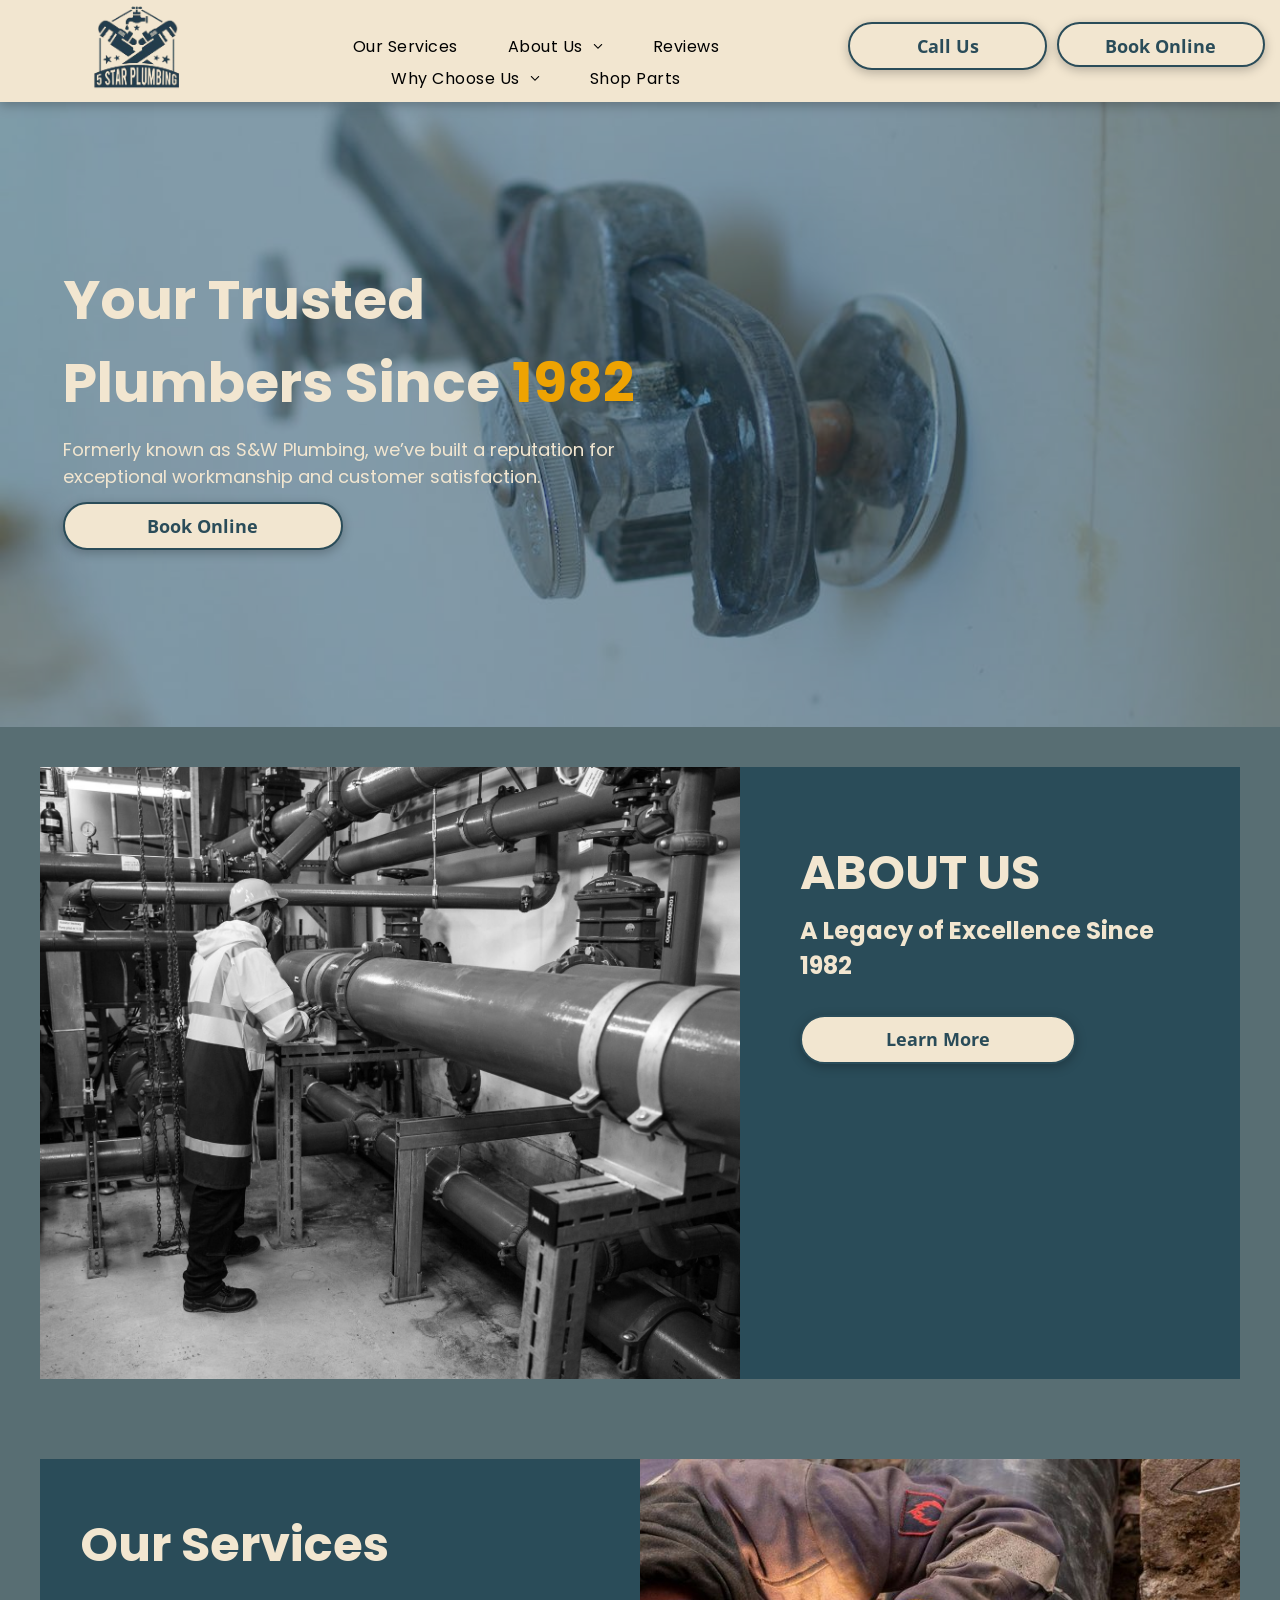
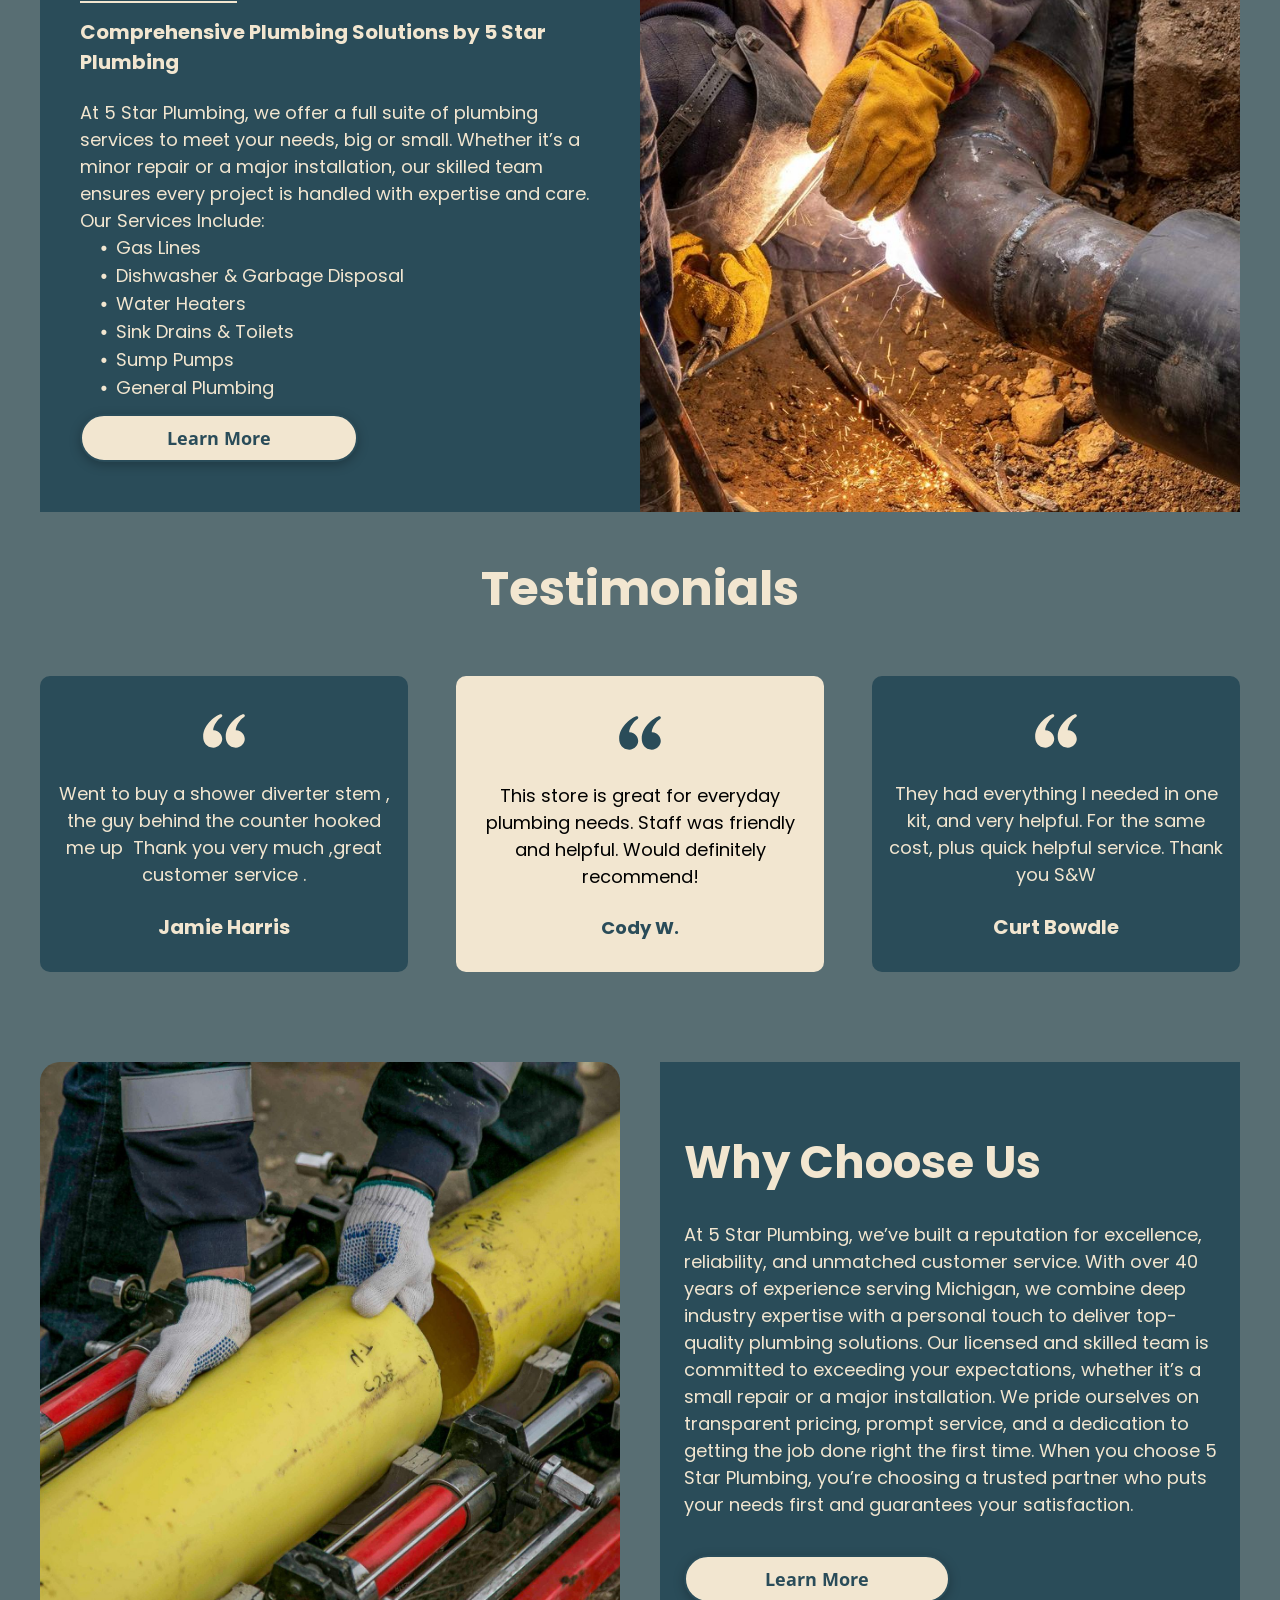
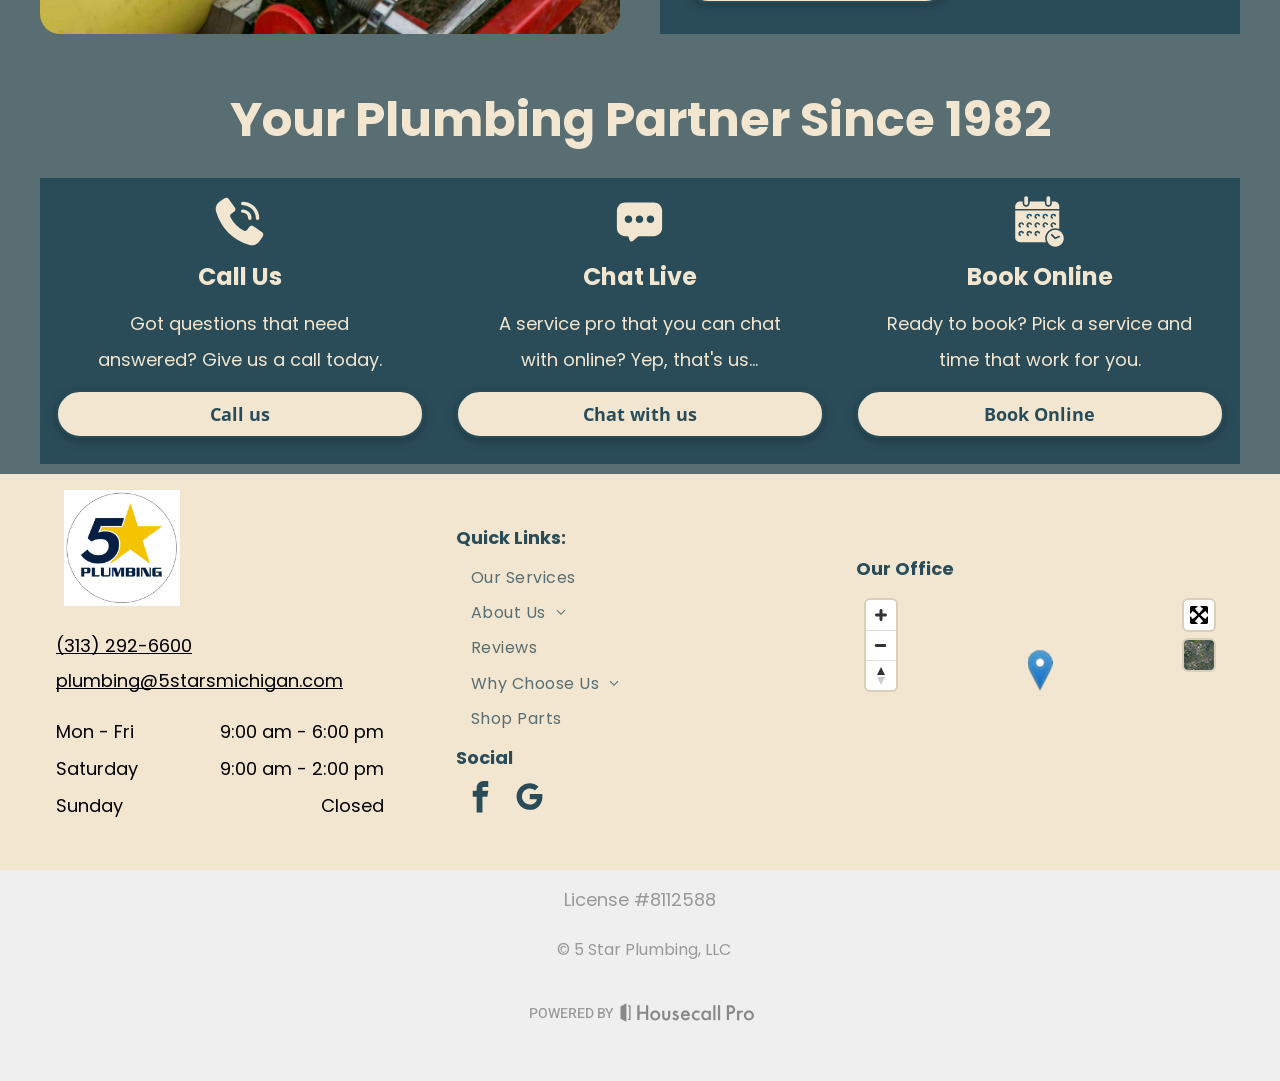
<file: index.html>
<!doctype html><html lang="en" class="pointer skrollr skrollr-desktop" style><head><meta charset="utf-8"><meta http-equiv="Content-Security-Policy" content="default-src &apos;none&apos;; connect-src &apos;self&apos;; img-src &apos;self&apos;; media-src &apos;self&apos;; style-src &apos;self&apos; &apos;unsafe-inline&apos;; font-src &apos;self&apos;; script-src &apos;sha256-1DnXuvC0RghJGzIyTJJibVBhOAwPnV6hxjg6MDBRsug=&apos; &apos;sha256-pBURBJEOE4ctGupKjlXbeYlH1TXGLjhXYjMLzmSkQG0=&apos; &apos;sha256-Rh1HET3NHRlqvWNtFC4Bapv4IhY9P8KJkDan5Sok6rw=&apos; &apos;sha256-aRDIMRVzzBjfkAf0I4SZWDWpZ5amVUjXIytCk59BLRw=&apos; &apos;sha256-cW1BRtZqxmOJ3rChrOJxs/LvcNS3noD8t/a6Eif6BMQ=&apos;; base-uri &apos;none&apos;; form-action &apos;none&apos;"><meta name="viewport" content="width=device-width, initial-scale=1"><title>5 Star Plumbing LLC Trusted Plumbing Experts Since 1982</title><meta name="description" content="Discover 5 Star Plumbing LLC, your trusted partner for expert plumbing services since 1982. Quality repairs, installations, and unbeatable customer care."><link rel="canonical" href="https://5stars-demo.robertdevore.com/"><link rel="alternate" type="application/rss+xml" href="/feed/index.xml" title="Latest posts"><meta name="migration-motion" content="{&quot;schema&quot;:&quot;migration-motion/v1&quot;,&quot;adapters&quot;:[],&quot;entrances&quot;:[],&quot;unsupported&quot;:[]}"><link rel="stylesheet" href="/assets/css/home.css"><link rel="kujo-site-index" href="/.well-known/kujo-site-index.json"><link rel="alternate" type="text/plain" href="/llms.txt" title="LLM-readable site index"><link rel="migration-search-index" href="/assets/search-index.json"><link rel="stylesheet" href="/assets/css/migration-search.css"><link rel="stylesheet" href="/assets/css/agent.css"><link rel="icon" href="/assets/media/14de7a5205fc4177426a.ico"><meta name="robots" content="index,follow"><script type="application/ld+json">{"@context":"https://schema.org","@type":"WebSite","name":"5 Star Plumbing, LLC","url":"https://5stars-demo.robertdevore.com/"}</script><script type="application/ld+json">{"@context":{"@vocab":"http://schema.org/"},"@type":"Plumber","name":"5 Star Plumbing, LLC","address":{"@type":"PostalAddress","streetAddress":"23561 Van Born Rd","addressLocality":"Taylor","addressRegion":"MI","postalCode":"48180","addressCountry":"US"},"geo":{"@type":"GeoCoordinates","latitude":"42.2689","longitude":"-83.26473"},"url":"https://5stars-demo.robertdevore.com/","telephone":"3132926600","email":"plumbing@5starsmichigan.com","logo":"https://5stars-demo.robertdevore.com/assets/media/dae90338aa020f0e1934.jpg","sameAs":["https://yelp.com/biz/s-and-w-plumbing-taylor-3"],"openingHoursSpecification":[{"@type":"OpeningHoursSpecification","dayOfWeek":["Saturday"],"opens":"09:00","closes":"14:00"},{"@type":"OpeningHoursSpecification","dayOfWeek":["Friday","Monday","Thursday","Tuesday","Wednesday"],"opens":"09:00","closes":"18:00"}],"@id":"https://5stars-demo.robertdevore.com/"}</script><meta property="og:title" content="5 Star Plumbing LLC Trusted Plumbing Experts Since 1982"><meta property="og:description" content="Discover 5 Star Plumbing LLC, your trusted partner for expert plumbing services since 1982. Quality repairs, installations, and unbeatable customer care."><meta property="og:url" content="https://5stars-demo.robertdevore.com/"><meta name="twitter:card" content="summary"><meta name="twitter:title" content="5 Star Plumbing LLC Trusted Plumbing Experts Since 1982"><meta name="twitter:description" content="Discover 5 Star Plumbing LLC, your trusted partner for expert plumbing services since 1982. Quality repairs, installations, and unbeatable customer care."><meta property="og:type" content="website"><meta property="og:image" content="https://5stars-demo.robertdevore.com/assets/media/c5062f80490c37d142d6.webp"></head><body class="dmRoot dmDesktopBody fix-mobile-scrolling addCanvasBorder dmResellerSite dmLargeBody responsiveTablet d1SiteBody dmBodyNoIscroll" id="dmRoot" data-page-alias="home" style="padding:0;margin:0"> <div class="dmwr" id="dm"> <div class="dm_wrapper standard-var5 widgetStyle-3 standard"> <div class="dm-home-page" id="1901957768"> <div class="runtime-module-container dm-bfs dm-layout-home hasAnimations rows-1200 hasStickyHeader hamburger-reverse dmPageBody d-page-1716942098 inputs-css-clean dmFreeHeader" data-background-parallax-selector=".dmHomeSection1, .dmSectionParallex" data-page-class="1716942098" data-responsive-name="ResponsiveDesktopTopTabletHamburger" data-soch="true" dmtemplateid="Hamburger" id="dm-outer-wrapper"> <div class="dmOuter" id="dmStyle_outerContainer"> <div class="dmInner" data-auto="page-inner" id="dmStyle_innerContainer"> <div class="dmLayoutWrapper standard-var dmStandardDesktop"> <div id="site_content"> <div class="p_hfcontainer showOnMedium"> <div aria-hidden="true" class="hamburger-drawer layout-drawer" data-origin="side-reverse" id="hamburger-drawer" inert> <div class="u_1011275989 dmRespRow" id="1011275989" style="text-align:center"> <div class="dmRespColsWrapper" id="1987936242"> <div class="u_1311552362 dmRespCol small-12 medium-12 large-12 empty-column" id="1311552362"></div> </div> </div> <div class="u_1641888626 dmRespRow middleDrawerRow" id="1641888626" style="text-align:center"> <div class="dmRespColsWrapper" id="1228425272"> <div class="dmRespCol small-12 u_1797823586 medium-12 large-12" id="1797823586"> <nav class="u_1609080198 effect-top-bottom main-navigation unifiednav dmLinksMenu" data-auto="links-menu" data-element-type="onelinksmenu" data-logo-src data-nav-structure="VERTICAL" data-show-vertical-sub-items="HIDE" dmle_extension="onelinksmenu" id="1609080198" layout-main="vertical_nav_layout_2" layout-sub role="navigation" aria-label="Navigation 1"> <ul class="unifiednav__container unav-top  " data-auto="navigation-pages" role="menubar"> <li class="unifiednav__item-wrap" data-auto="more-pages" data-depth="0" role="menuitem"> <a class="unifiednav__item unav-item unav-top-item dmUDNavigationItem_010101642799" data-target-page-alias href="/our-services" tabindex="-1" data-migration-hidden-tabindex="0"> <span class="nav-item-text " data-auto="page-text-style" data-link-text="Our Services">Our Services<span class="icon icon-angle-down"></span> </span> </a> </li> <li aria-expanded="false" aria-haspopup="true" class="unifiednav__item-wrap" data-auto="more-pages" data-depth="0" data-sub-nav-menu="true" role="menuitem"> <a class="unifiednav__item unav-item unav-top-item dmUDNavigationItem_010101878841 unifiednav__item_has-sub-nav" data-target-page-alias href="/about-us" tabindex="-1" data-migration-hidden-tabindex="0"> <span class="nav-item-text " data-auto="page-text-style" data-link-text="About Us">About Us<span class="icon icon-angle-down"></span> </span> </a> <ul class="unifiednav__container unifiednav__container_sub-nav unav-sub" data-auto="sub-pages" data-depth="0" role="menu"> <li class="unifiednav__item-wrap" data-auto="more-pages" data-depth="1" role="menuitem"> <a class="unifiednav__item unav-item dmUDNavigationItem_010101956113" data-target-page-alias href="/about-us#Areas" tabindex="-1" data-migration-hidden-tabindex="-1"> <span class="nav-item-text " data-auto="page-text-style" data-link-text="Areas">Areas<span class="icon icon-angle-right"></span> </span> </a> </li> </ul> </li> <li class="unifiednav__item-wrap" data-auto="more-pages" data-depth="0" role="menuitem"> <a class="unifiednav__item unav-item unav-top-item dmUDNavigationItem_010101295483" data-target-page-alias href="/reviews" tabindex="-1" data-migration-hidden-tabindex="0"> <span class="nav-item-text " data-auto="page-text-style" data-link-text="Reviews">Reviews<span class="icon icon-angle-down"></span> </span> </a> </li> <li aria-expanded="false" aria-haspopup="true" class="unifiednav__item-wrap" data-auto="more-pages" data-depth="0" data-sub-nav-menu="true" role="menuitem"> <a class="unifiednav__item unav-item unav-top-item dmUDNavigationItem_010101691615 unifiednav__item_has-sub-nav" data-target-page-alias href="/why-choose-us" tabindex="-1" data-migration-hidden-tabindex="0"> <span class="nav-item-text " data-auto="page-text-style" data-link-text="Why Choose Us">Why Choose Us<span class="icon icon-angle-down"></span> </span> </a> <ul class="unifiednav__container unifiednav__container_sub-nav unav-sub" data-auto="sub-pages" data-depth="0" role="menu"> <li class="unifiednav__item-wrap" data-auto="more-pages" data-depth="1" role="menuitem"> <a class="unifiednav__item unav-item dmUDNavigationItem_010101176509" data-target-page-alias href="/why-choose-us#SeeOurWork" tabindex="-1" data-migration-hidden-tabindex="-1"> <span class="nav-item-text " data-auto="page-text-style" data-link-text="See Our Work">See Our Work<span class="icon icon-angle-right"></span> </span> </a> </li> </ul> </li> <li class="unifiednav__item-wrap" data-auto="more-pages" data-depth="0" role="menuitem"> <a class="unifiednav__item unav-item unav-top-item dmUDNavigationItem_01010127303" data-target-page-alias href="https://5starplumbing.myshopify.com" tabindex="-1" data-migration-hidden-tabindex="0"> <span class="nav-item-text " data-auto="page-text-style" data-link-text="Shop Parts">Shop Parts<span class="icon icon-angle-down"></span> </span> </a> </li> </ul> </nav> </div> </div> </div> <div class="dmRespRow u_1002662885" id="1002662885" style="text-align:center"> <div class="dmRespColsWrapper" id="1199077278"> <div class="u_1400557979 dmRespCol small-12 medium-12 large-12" id="1400557979"> <div class="u_1789865884 dmNewParagraph" id="1789865884"> <div style="text-align:left"> <b> <span class="font-size-22 lh-1"> <div style="text-align:left"> <span> <span> <span class="font-size-22 lh-1"> <b> <span style="font-weight:700">Get in touch</span> </b> </span> </span> </span> </div> </span> </b> </div> </div> <div class="u_1099521599 dmNewParagraph" data-version="5" id="1099521599" style="line-height:initial"><p><a href="tel:3132926600" style="font-weight:bold;display:initial;color:rgb(242, 230, 208)" data-migration-hidden-tabindex="absent" tabindex="-1"><strong>(313) 292-6600</strong></a><span style="display:initial"><br></span></p></div><div class="dmNewParagraph u_1743755051" data-element-type="paragraph" data-version="5" id="1743755051" style="text-align:left;display:block"><p class="m-size-14 size-17"><a class="font-size-17 m-font-size-14" href="mailto:plumbing@5starsmichigan.com" style="color:rgb(242, 230, 208);font-weight:bold;display:initial" data-migration-hidden-tabindex="absent" tabindex="-1"><strong>plumbing@5starsmichigan.com</strong></a><span style="display:initial"><br></span></p></div> </div> </div> </div> </div> <div class="layout-drawer-overlay" id="layout-drawer-overlay"></div> </div> <div class="site_content"> <div class="showOnMedium hamburger-header-container p_hfcontainer" id="hamburger-header-container"> <div class="hamburger-header p_hfcontainer" id="hamburger-header"> <div class="u_1705692124 dmRespRow" id="1705692124" style="text-align:center"> <div class="dmRespColsWrapper" id="1469942216"> <div class="u_1915602394 dmRespCol small-12 large-3 medium-3" id="1915602394"> <div class="u_1040837169 imageWidget align-center" data-binding="W3siYmluZGluZ05hbWUiOiJpbWFnZSIsInZhbHVlIjoic2l0ZV9pbWFnZXMubG9nbyJ9XQ==" data-element-type="image" data-widget-type="image" id="1040837169"> <a href="/" id="1385289703" aria-label="5 Star Plumbing LLC Trusted Plumbing Experts Since 1982"><img alt data-diy-image data-dm-image-path="https://housecall-attachments-production.s3.us-west-1.amazonaws.com/organizations/logos/000/618/556/original/image.jpeg" data-migration-intrinsic-size height="1474" id="1629989392" loading="lazy" src="/assets/media/dae90338aa020f0e1934.jpg" width="1474"></a> </div> </div> <div class="u_1377595472 dmRespCol empty-column small-12 large-5 medium-5" id="1377595472"></div> <div class="u_1655486006 dmRespCol small-12 large-4 medium-4" id="1655486006"> <div class="dmNewParagraph" data-diy-text data-element-type="paragraph" data-version="5" id="1052566482"><p class="m-size-24 size-30"><a class="m-font-size-24 font-size-30" href="tel:3132926600" style="font-weight:bold;display:initial;color:rgb(42, 76, 89)"><strong><span class="inline-data-binding" data-encoded-value="KDMxMykgMjkyLTY2MDA=" data-inline-binding="site_text.formatted_phone_number">(313) 292-6600</span></strong></a></p></div> </div> </div> </div> </div> </div> <button aria-controls="hamburger-drawer" aria-expanded="false" aria-label="menu" class="showOnMedium layout-drawer-hamburger hamburger-on-header" data-auto="layout-drawer-hamburger" id="layout-drawer-hamburger"> <span class="hamburger__slice"></span> <span class="hamburger__slice"></span> <span class="hamburger__slice"></span> </button> <div class="dmHeaderContainer fHeader d-header-wrapper showOnLarge"> <div class="u_hcontainer dmHeader p_hfcontainer" data-auto="header" data-scroll-responder-id="1" data-scrollable-target="body" data-scrollable-target-threshold="1" freeheader="true" has-shadow="true" id="hcontainer"> <div class="dmHeaderResp dmHeaderStack noSwitch" id="1709005236"> <div class="u_1427725579 dmRespRow dmDefaultListContentRow fullBleedChanged fullBleedMode mini-header-show-row" id="1427725579" style="text-align:center"> <div class="dmRespColsWrapper" id="1968279600"> <div class="u_1605582647 small-12 dmRespCol large-2 medium-2 has-one-widget-only" id="1605582647"> <div class="u_1880683085 imageWidget align-center" data-element-type="image" data-widget-type="image" id="1880683085"> <a href="/" id="1529290162"><img alt="5 Star Plumbing " data-dm-image-path="https://lirp.cdn-website.com/12c0a7d7/dms3rep/multi/opt/Screenshot_2024-11-20_221116-removebg-preview-1920w.png" height="99.09375" id="1880698213" src="/assets/media/6522aeaed1c074d03732.webp" width="100.0"></a> </div> </div> <div class="u_1076692646 dmRespCol small-12 large-6 medium-6 has-one-widget-only" id="1076692646"> <span id="1184716628"></span> <nav class="u_1537873820 effect-float main-navigation unifiednav dmLinksMenu" data-auto="links-menu" data-element-type="onelinksmenu" data-show-vertical-sub-items="HOVER" dmle_extension="onelinksmenu" id="1537873820" layout-main="horizontal_nav_layout_2" layout-sub="submenu_horizontal_2" role="navigation" aria-label="Navigation 2"> <ul class="unifiednav__container unav-top  " data-auto="navigation-pages" role="menubar"> <li class="unifiednav__item-wrap" data-auto="more-pages" data-depth="0" role="menuitem"> <a class="unifiednav__item unav-item unav-top-item dmUDNavigationItem_010101642799" data-target-page-alias href="/our-services" tabindex="0"> <span class="nav-item-text " data-auto="page-text-style" data-link-text="Our Services">Our Services<span class="icon icon-angle-down"></span> </span> </a> </li> <li aria-expanded="false" aria-haspopup="true" class="unifiednav__item-wrap" data-auto="more-pages" data-depth="0" data-sub-nav-menu="true" role="menuitem"> <a class="unifiednav__item unav-item unav-top-item dmUDNavigationItem_010101878841 unifiednav__item_has-sub-nav" data-target-page-alias href="/about-us" tabindex="0"> <span class="nav-item-text " data-auto="page-text-style" data-link-text="About Us">About Us<span class="icon icon-angle-down"></span> </span> </a> <ul class="unifiednav__container unifiednav__container_sub-nav unav-sub" data-auto="sub-pages" data-depth="0" role="menu"> <li class="unifiednav__item-wrap" data-auto="more-pages" data-depth="1" role="menuitem"> <a class="unifiednav__item unav-item dmUDNavigationItem_010101956113" data-target-page-alias href="/about-us#Areas" tabindex="-1"> <span class="nav-item-text " data-auto="page-text-style" data-link-text="Areas">Areas<span class="icon icon-angle-right"></span> </span> </a> </li> </ul> </li> <li class="unifiednav__item-wrap" data-auto="more-pages" data-depth="0" role="menuitem"> <a class="unifiednav__item unav-item unav-top-item dmUDNavigationItem_010101295483" data-target-page-alias href="/reviews" tabindex="0"> <span class="nav-item-text " data-auto="page-text-style" data-link-text="Reviews">Reviews<span class="icon icon-angle-down"></span> </span> </a> </li> <li aria-expanded="false" aria-haspopup="true" class="unifiednav__item-wrap" data-auto="more-pages" data-depth="0" data-sub-nav-menu="true" role="menuitem"> <a class="unifiednav__item unav-item unav-top-item dmUDNavigationItem_010101691615 unifiednav__item_has-sub-nav" data-target-page-alias href="/why-choose-us" tabindex="0"> <span class="nav-item-text " data-auto="page-text-style" data-link-text="Why Choose Us">Why Choose Us<span class="icon icon-angle-down"></span> </span> </a> <ul class="unifiednav__container unifiednav__container_sub-nav unav-sub" data-auto="sub-pages" data-depth="0" role="menu"> <li class="unifiednav__item-wrap" data-auto="more-pages" data-depth="1" role="menuitem"> <a class="unifiednav__item unav-item dmUDNavigationItem_010101176509" data-target-page-alias href="/why-choose-us#SeeOurWork" tabindex="-1"> <span class="nav-item-text " data-auto="page-text-style" data-link-text="See Our Work">See Our Work<span class="icon icon-angle-right"></span> </span> </a> </li> </ul> </li> <li class="unifiednav__item-wrap" data-auto="more-pages" data-depth="0" role="menuitem"> <a class="unifiednav__item unav-item unav-top-item dmUDNavigationItem_01010127303" data-target-page-alias href="https://5starplumbing.myshopify.com" tabindex="0"> <span class="nav-item-text " data-auto="page-text-style" data-link-text="Shop Parts">Shop Parts<span class="icon icon-angle-down"></span> </span> </a> </li> </ul> </nav> </div> <div class="u_1627533762 dmRespCol small-12 large-2 medium-2 has-one-widget-only" id="1627533762"> <span id="1065867596"></span> <a class="u_1906048674 align-center dmButtonLink dmWidget dmWwr default dmOnlyButton dmDefaultGradient flexButton" data-display-type="block" data-element-type="dButtonLinkId" href="tel:3132926600" id="1906048674"> <span aria-hidden="true" class="iconBg" id="1459601307"> <span class="icon hasFontIcon icon-star" id="1919439162"></span> </span> <span class="text" id="1122948279">Call Us</span> </a> </div> <div class="u_1122777961 dmRespCol small-12 large-2 medium-2 has-more-one-widget" id="1122777961"> <div class="u_1536432177 widget-efc62f dmCustomWidget" data-element-type="custom_extension" data-lazy-load="true" data-title data-widget-config="eyJidG5UZXh0IjoiQm9vayBPbmxpbmUifQ==" data-widget-id="efc62f75e6bb42cdb1b602a58254b1b2" data-widget-initialized data-widget-version="399" dmle_extension="custom_extension" id="1536432177" style="display:block"> <a href="https://book.housecallpro.com/book/5-Star-Plumbing-LLC/8cdd0840345c47539ac764e460bac3f1?v2=true"> <div class="dmWidget button-class"> <span class="text">Book Online</span> <span class="iconBg"></span> </div> </a> <migration-script aria-hidden="true" hidden="hidden" style="display:none !important"></migration-script><migration-script aria-hidden="true" hidden="hidden" style="display:none !important"></migration-script><migration-script aria-hidden="true" hidden="hidden" style="display:none !important"></migration-script></div> </div> </div> </div> </div> </div> </div> <div class="stickyHeaderSpacer" data-auto="sticky-header-spacer" data-new="true" id="stickyHeaderSpacer"></div> <div class="dmBody u_dmStyle_template_home dm-home-page" id="dmFirstContainer"> <div class="allWrapper" data-auto="all-wrapper" id="allWrapper"> <div class="dmContent" id="dm_content" role="main"> <div class="dmHomeRespTmpl mainBorder dmRespRowsWrapper dmFullRowRespTmpl dmRespRowsWrapperSize1" id="1716942098"> <div class="u_1659339903 dmRespRow hasBackgroundOverlay hasExtraLayerOverlay relativePos" data-page-element-id="1742240692" data-page-element-type="section" data-video-bg="[base64]" data-video-bg-mobile="true" data-video-init="true" id="1659339903" style="text-align:center"> <div class="videobgwrapper video-ssr" data-ratio="0.525"> <video preload="none" playsinline muted="muted" loop class="videobgframe" data-video-src="https://vid.cdn-website.com/md/pexels/videos/antique-black-woman-blue-collar-brass-8488161-v.mp4" style="object-position:50% 50%" id="videobgframe-1659339903" src="/assets/media/5057e6e35a0223267c8e.mp4" autoplay poster="/assets/media/6995e60afb7e321e659a.jpg"></video> </div> <div class="bgExtraLayerOverlay"></div> <div class="dmRespColsWrapper" id="1110336125"> <div class="u_1956812982 dmRespCol small-12 large-6 medium-6" id="1956812982"> <div class="u_1492517686 dmNewParagraph" data-element-type="paragraph" data-version="5" id="1492517686" style="display:block;line-height:initial"> <h1 class="text-align-left m-size-36 size-55" data-migration-heading-level="1"><span style="color:rgb(242, 230, 208);display:initial" class="font-size-55 m-font-size-36">Your Trusted Plumbers Since</span><span class="font-size-55 m-font-size-36" style="color:rgb(42, 76, 89);display:initial"> <span class="font-size-55 m-font-size-36" style="color:rgb(42, 76, 89);display:initial"></span> </span><span style="color:var(--color_5);display:initial" class="font-size-55 m-font-size-36">1982</span></h1> </div> <div class="u_1671096052 dmNewParagraph" data-element-type="paragraph" data-version="5" id="1671096052" style="display:block;text-align:left"> <h4 class="text-align-left size-18" data-migration-heading-level="4" aria-level="2"><span style="display:initial;color:rgb(242, 230, 208);font-weight:400" class="font-size-18">Formerly known as S&amp;W Plumbing, we&#x2019;ve built a reputation for exceptional workmanship and customer satisfaction.</span></h4> </div> <div class="widget-efc62f u_1864519626 dmCustomWidget" data-element-type="custom_extension" data-lazy-load="true" data-title data-widget-config="eyJidG5UZXh0IjoiQm9vayBPbmxpbmUifQ==" data-widget-id="efc62f75e6bb42cdb1b602a58254b1b2" data-widget-initialized data-widget-version="399" dmle_extension="custom_extension" id="1864519626" style="display:block"> <a href="https://book.housecallpro.com/book/5-Star-Plumbing-LLC/8cdd0840345c47539ac764e460bac3f1?v2=true"> <div class="dmWidget button-class"> <span class="text">Book Online</span> <span class="iconBg"></span> </div> </a> <migration-script aria-hidden="true" hidden="hidden" style="display:none !important"></migration-script><migration-script aria-hidden="true" hidden="hidden" style="display:none !important"></migration-script><migration-script aria-hidden="true" hidden="hidden" style="display:none !important"></migration-script></div> </div> <div class="u_1470696545 dmRespCol small-12 large-6 medium-6" id="1470696545"> <span id="1156038421"></span> <div class="dmSpacer" data-element-type="spacer" id="1773586794"></div> </div> </div> </div> <div class="dmRespRow u_1976038206 fullBleedChanged fullBleedMode" data-page-element-id="1229373342" data-page-element-type="section" id="1976038206"> <div class="dmRespColsWrapper" id="1406868983"> <div class="u_1666722155 dmRespCol small-12 large-7 medium-7 hasBackgroundOverlay" id="1666722155"> <div class="u_1670266592 dmSpacer" data-element-type="spacer" id="1670266592"></div> </div> <div class="u_1358453988 dmRespCol small-12 large-5 medium-5" id="1358453988"> <div class="u_1657920618 dmNewParagraph" data-ai-tag="Kicker" data-element-type="paragraph" data-version="5" id="1657920618"> <h2 data-migration-heading-level="2"><span style="display:unset;color:rgb(242, 230, 208)">ABOUT US</span></h2> </div><div class="u_1492096821 dmNewParagraph" data-ai-tag="Long section title" data-element-type="paragraph" data-version="5" id="1492096821" style="text-align:left;display:block"> <h3 data-migration-heading-level="3"><span style="display:unset;color:rgb(242, 230, 208)">A Legacy of Excellence Since 1982</span></h3> </div> <a class="u_1914527023 align-center dmButtonLink dmWidget dmWwr default dmOnlyButton dmDefaultGradient flexButton" data-display-type="block" data-element-type="dButtonLinkId" href="/about-us" id="1914527023"> <span aria-hidden="true" class="iconBg" id="1073624556"> <span class="icon hasFontIcon icon-star" id="1004513990"></span> </span> <span class="text" id="1716435600">Learn More</span> </a> </div> </div> </div> <div class="u_1825300451 dmRespRow mobile-columns-reversed" data-page-element-id="1563160774" data-page-element-type="section" id="1825300451" style="text-align:center"> <div class="dmRespColsWrapper" id="1590877479"> <div class="dmRespCol small-12 medium-6 large-6 u_1965939127" id="1965939127"> <div class="dmNewParagraph u_1806437791" data-element-type="paragraph" data-version="5" id="1806437791" style="line-height:initial"> <h2 data-migration-heading-level="2"><span style="display:initial;color:rgb(242, 230, 208)">Our Services</span></h2> </div><div class="u_1040211466 dmDividerWrapper clearfix" data-element-type="dDividerId" data-layout="divider-style-1" data-widget-version="2" id="1040211466"><hr class="dmDivider" style="border-width:2px;border-top-style:solid;color:grey" id="1853624932"></div><div class="u_1690228477 dmNewParagraph" data-element-type="paragraph" data-version="5" id="1690228477" style="text-align:left;display:block"> <h4 class="text-align-left" data-migration-heading-level="4" aria-level="3"><span style="display:initial;color:rgb(242, 230, 208)">Comprehensive Plumbing Solutions by 5 Star Plumbing</span></h4> </div> <div class="u_1265942357 dmNewParagraph" data-version="5" id="1265942357" style="display:block;text-align:center"><p class="text-align-left" style="line-height:1.5"><span style="color:rgb(242, 230, 208);display:initial">At 5 Star Plumbing, we offer a full suite of plumbing services to meet your needs, big or small. Whether it&#x2019;s a minor repair or a major installation, our skilled team ensures every project is handled with expertise and care.</span></p>
<p class="text-align-left" style="line-height:1.5"><span style="color:rgb(242, 230, 208);display:initial">Our Services Include:</span></p> <ul class="defaultList bullet"><li class="text-align-left" style="line-height:1.5;color:rgb(242, 230, 208)"><span style="color:rgb(242, 230, 208);display:initial">Gas Lines</span></li><li class="text-align-left" style="line-height:1.5;color:rgb(242, 230, 208)"><span style="color:rgb(242, 230, 208);display:initial">Dishwasher &amp; Garbage Disposal</span></li><li class="text-align-left" style="line-height:1.5;color:rgb(242, 230, 208)"><span style="color:rgb(242, 230, 208);display:initial">Water Heaters</span></li><li class="text-align-left" style="line-height:1.5;color:rgb(242, 230, 208)"><span style="color:rgb(242, 230, 208);display:initial">Sink Drains &amp; Toilets</span></li><li class="text-align-left" style="line-height:1.5;color:rgb(242, 230, 208)"><span style="color:rgb(242, 230, 208);display:initial">Sump Pumps</span></li><li class="text-align-left" style="line-height:1.5;color:rgb(242, 230, 208)"><span style="color:rgb(242, 230, 208);display:initial">General Plumbing</span></li></ul> </div> <a class="u_1275827365 align-center dmButtonLink dmWidget dmWwr default dmOnlyButton dmDefaultGradient flexButton" data-display-type="block" data-element-type="dButtonLinkId" href="/our-services" id="1275827365"> <span aria-hidden="true" class="iconBg" id="1659050028"> <span class="icon hasFontIcon icon-star" id="1046992415"></span> </span> <span class="text" id="1121105585">Learn More</span> </a> </div> <div class="dmRespCol small-12 medium-6 large-6 u_1022898604 lazy" data-loaded="true" id="1022898604" style=";background-image:url(&quot;/assets/media/f4f1269be7701505eaaa.jpg&quot;)"> <div class="u_1178550199 dmSpacer" data-element-type="spacer" id="1178550199"></div> </div> </div> </div> <div data-auto="flex-section" data-flex-id="c83db5af" data-layout-section data-page-element-id="1634442124" data-page-element-type="section" id="1495274068"> <div class="flex-widgets-container" id="1412703181"></div> <section class="flex-element section" data-auto="flex-element-section" id="435d442e"> <div class="flex-element grid" data-auto="flex-element-grid" data-layout-grid id="77c49bcc"> <div class="flex-element group" data-auto="flex-element-group" id="98597c60"> <div class="flex-element group" data-auto="flex-element-group" id="467d3aa1"> <div class="flex-element widget-wrapper" data-auto="flex-element-widget-wrapper" data-external-id="1231057507" data-widget-type="paragraph" id="0278ad07"> <div class="dmNewParagraph" data-element-type="paragraph" data-version="5" id="1231057507"> <h2 class="text-align-center" data-migration-heading-level="2"><span style="display:unset;color:rgb(242, 230, 208)">Testimonials</span></h2> </div> </div> </div> </div> </div> </section> </div> <div data-auto="flex-section" data-flex-id="31cb61dc" data-layout-section data-page-element-id="1634442124" data-page-element-type="section" id="1030498903"> <div class="flex-widgets-container" id="1072151152"></div> <section class="flex-element section" data-auto="flex-element-section" id="0d2636fc"> <div class="flex-element grid" data-auto="flex-element-grid" data-layout-grid id="a408276e"> <div class="flex-element group" data-auto="flex-element-group" id="dc5a03f3"> <div class="flex-element group" data-auto="flex-element-group" id="54e2a520"> <div class="flex-element widget-wrapper" data-auto="flex-element-widget-wrapper" data-external-id="1810837141" data-widget-type="graphic" id="7d0ad4df"> <div class="graphicWidget u_1810837141" data-element-type="graphic" data-widget-type="graphic" id="1810837141"> <svg width="100%" height="100%" viewBox="0 0 100 100" xmlns="http://www.w3.org/2000/svg" id="1973400132" class="svg u_1973400132"> <title id="1538162383">A pair of black quotation marks on a white background.</title> 
 <path d="m88.754 16.668c1.7109 0 2.9141 1.3047 2.9141 2.7617 0 1.0352-0.60547 2.1445-2.0703 2.9258-7.4492 3.9492-16.074 17.609-16.074 26.035 12.566-0.38281 18.023 10.758 18.023 17.742 0 8.3633-7.2422 17.203-17.949 17.203-13.5 0-20.125-10.613-20.125-22.113 0-24.918 28.477-44.555 35.285-44.555zm-45.137 0c1.707 0 2.9141 1.3047 2.9141 2.7617 0 1.0352-0.60547 2.1445-2.0703 2.9258-7.4492 3.9492-16.074 17.609-16.074 26.035 12.566-0.38281 18.023 10.758 18.023 17.742 0 8.3633-7.2461 17.203-17.949 17.203-13.504 0-20.125-10.613-20.125-22.113 0-24.918 28.473-44.555 35.285-44.555z"/> 
</svg> </div> </div> <div class="flex-element widget-wrapper" data-auto="flex-element-widget-wrapper" data-external-id="1414052009" data-widget-type="paragraph" id="48e4721c"> <div class="dmNewParagraph" data-element-type="paragraph" data-version="5" id="1414052009"><p class="text-align-center m-size-16"><span style="color:rgb(242, 230, 208);display:unset" class="m-font-size-16">Went to buy a shower diverter stem , the guy behind the counter hooked me up&#xa0; Thank you very much ,great customer service .</span></p></div> </div><div class="flex-element widget-wrapper" data-auto="flex-element-widget-wrapper" data-external-id="1137332982" data-widget-type="paragraph" id="9845f760"> <div class="dmNewParagraph" data-element-type="paragraph" data-version="5" id="1137332982"> <h4 class="text-align-center" data-migration-heading-level="4" aria-level="3"><span style="display:unset;color:rgb(242, 230, 208)">Jamie Harris</span></h4> </div> </div> </div><div class="flex-element group" data-auto="flex-element-group" id="7a1dd6a6"> <div class="flex-element widget-wrapper" data-auto="flex-element-widget-wrapper" data-external-id="1996109223" data-widget-type="graphic" id="7ffeb1ad"> <div class="graphicWidget u_1996109223" data-element-type="graphic" data-widget-type="graphic" id="1996109223"> <svg width="100%" height="100%" viewBox="0 0 100 100" xmlns="http://www.w3.org/2000/svg" id="1726141091" class="svg u_1726141091"> <title id="1065224439">A pair of black quotation marks on a white background.</title> 
 <path d="m88.754 16.668c1.7109 0 2.9141 1.3047 2.9141 2.7617 0 1.0352-0.60547 2.1445-2.0703 2.9258-7.4492 3.9492-16.074 17.609-16.074 26.035 12.566-0.38281 18.023 10.758 18.023 17.742 0 8.3633-7.2422 17.203-17.949 17.203-13.5 0-20.125-10.613-20.125-22.113 0-24.918 28.477-44.555 35.285-44.555zm-45.137 0c1.707 0 2.9141 1.3047 2.9141 2.7617 0 1.0352-0.60547 2.1445-2.0703 2.9258-7.4492 3.9492-16.074 17.609-16.074 26.035 12.566-0.38281 18.023 10.758 18.023 17.742 0 8.3633-7.2461 17.203-17.949 17.203-13.504 0-20.125-10.613-20.125-22.113 0-24.918 28.473-44.555 35.285-44.555z"/> 
</svg> </div> </div> <div class="flex-element widget-wrapper" data-auto="flex-element-widget-wrapper" data-external-id="1639348021" data-widget-type="paragraph" id="d9bb65de"> <div class="dmNewParagraph" data-element-type="paragraph" data-version="5" id="1639348021"><p class="text-align-center m-size-16"><span style="display:unset" class="m-font-size-16">This store is great for everyday plumbing needs. Staff was friendly and helpful. Would definitely recommend!</span></p></div> </div><div class="flex-element widget-wrapper" data-auto="flex-element-widget-wrapper" data-external-id="1336652918" data-widget-type="paragraph" id="9ca58937"> <div class="dmNewParagraph" data-element-type="paragraph" data-version="5" id="1336652918"> <h3 class="m-size-14 text-align-center size-18" data-migration-heading-level="3"><span style="display:unset;color:rgb(42, 76, 89)" class="m-font-size-14 font-size-18">Cody W.</span></h3> </div> </div> </div><div class="flex-element group" data-auto="flex-element-group" id="4409862e"> <div class="flex-element widget-wrapper" data-auto="flex-element-widget-wrapper" data-external-id="1125161189" data-widget-type="graphic" id="116cbeb1"> <div class="graphicWidget u_1125161189" data-element-type="graphic" data-widget-type="graphic" id="1125161189"> <svg width="100%" height="100%" viewBox="0 0 100 100" xmlns="http://www.w3.org/2000/svg" id="1391850546" class="svg u_1391850546"> <title id="1738843428">A pair of black quotation marks on a white background.</title> 
 <path d="m88.754 16.668c1.7109 0 2.9141 1.3047 2.9141 2.7617 0 1.0352-0.60547 2.1445-2.0703 2.9258-7.4492 3.9492-16.074 17.609-16.074 26.035 12.566-0.38281 18.023 10.758 18.023 17.742 0 8.3633-7.2422 17.203-17.949 17.203-13.5 0-20.125-10.613-20.125-22.113 0-24.918 28.477-44.555 35.285-44.555zm-45.137 0c1.707 0 2.9141 1.3047 2.9141 2.7617 0 1.0352-0.60547 2.1445-2.0703 2.9258-7.4492 3.9492-16.074 17.609-16.074 26.035 12.566-0.38281 18.023 10.758 18.023 17.742 0 8.3633-7.2461 17.203-17.949 17.203-13.504 0-20.125-10.613-20.125-22.113 0-24.918 28.473-44.555 35.285-44.555z"/> 
</svg> </div> </div> <div class="flex-element widget-wrapper" data-auto="flex-element-widget-wrapper" data-external-id="1098331328" data-widget-type="paragraph" id="5d402e1f"> <div class="dmNewParagraph" data-element-type="paragraph" data-version="5" id="1098331328"><p class="text-align-center m-size-16"><span style="display:unset;color:rgb(242, 230, 208)" class="m-font-size-16">They had everything I needed in one kit, and very helpful. For the same cost, plus quick helpful service. Thank you S&amp;W</span></p></div> </div><div class="flex-element widget-wrapper" data-auto="flex-element-widget-wrapper" data-external-id="1925601492" data-widget-type="paragraph" id="c16f0fd7"> <div class="dmNewParagraph" data-element-type="paragraph" data-version="5" id="1925601492"> <h4 class="text-align-center" data-migration-heading-level="4"><span style="display:unset;color:rgb(242, 230, 208)">Curt Bowdle</span></h4> </div> </div> </div> </div> </div> </section> </div> <div class="dmRespRow u_1042355712 fullBleedChanged fullBleedMode" data-page-element-id="1859812363" data-page-element-type="section" id="1042355712"> <div class="dmRespColsWrapper" id="1984727697"> <div class="u_1115155972 dmRespCol small-12 large-6 medium-6 lazy" data-loaded="true" id="1115155972" style=";background-image:url(&quot;/assets/media/320e748a0583a8dcf7dc.jpg&quot;)"> <div class="u_1282200111 dmSpacer" data-element-type="spacer" id="1282200111"></div> </div> <div class="u_1784765304 dmRespCol small-12 large-6 medium-6" id="1784765304"> <div class="u_1434960510 dmSpacer" data-element-type="spacer" id="1434960510"></div> <div class="u_1741129343 dmNewParagraph" data-ai-tag="Section title" data-element-type="paragraph" data-version="5" id="1741129343" style="text-align:left;display:block"> <h2 class="size-45 m-size-36" data-migration-heading-level="2"><span style="display:unset;color:rgb(242, 230, 208)" class="font-size-45 m-font-size-36">Why Choose Us</span></h2> </div><div class="u_1684038482 dmNewParagraph" data-ai-tag="Paragraph" data-element-type="paragraph" data-version="5" id="1684038482" style="text-align:left"><p class="m-text-align-left" style="line-height:1.5"><span style="color:rgb(242, 230, 208);display:unset">At 5 Star Plumbing, we&#x2019;ve built a reputation for excellence, reliability, and unmatched customer service. With over 40 years of experience serving Michigan, we combine deep industry expertise with a personal touch to deliver top-quality plumbing solutions. Our licensed and skilled team is committed to exceeding your expectations, whether it&#x2019;s a small repair or a major installation. We pride ourselves on transparent pricing, prompt service, and a dedication to getting the job done right the first time. When you choose 5 Star Plumbing, you&#x2019;re choosing a trusted partner who puts your needs first and guarantees your satisfaction.</span></p></div> <div class="u_1853824920 dmSpacer" data-element-type="spacer" id="1853824920"></div> <a class="u_1331123407 align-center dmButtonLink dmWidget dmWwr default dmOnlyButton dmDefaultGradient" data-display-type="block" data-element-type="dButtonLinkId" href="/why-choose-us" id="1331123407"> <span aria-hidden="true" class="iconBg" id="1714751436"> <span class="icon hasFontIcon icon-star" id="1847872463"></span> </span> <span class="text" id="1134510192" data-ai-tag="Short button text">Learn More</span> </a> </div> </div> </div> </div> </div> </div> </div> <div class="sticky-widgets-container-global" id="1341509743"></div> <div class="dmFooterContainer"> <div class="u_fcontainer f_hcontainer dmFooter p_hfcontainer" id="fcontainer"> <div class="dmFooterResp generalFooter" id="1943048428"> <div class="u_1565240394 dmRespRow" data-page-element-id="1696729888" data-page-element-type="section" id="1565240394"> <div class="dmRespColsWrapper" id="1828040980"> <div class="dmRespCol large-12 medium-12 small-12 u_1071049586" id="1071049586"> <div class="u_1072239730 dmNewParagraph" data-ai-tag="Section title" data-element-type="paragraph" data-version="5" id="1072239730" style="text-align:left;display:block"> <h2 class="text-align-center" data-migration-heading-level="2"><span style="display:unset;color:rgb(242, 230, 208)">Your Plumbing Partner Since 1982</span></h2> </div> </div> </div> </div> <div class="u_1977920924 dmRespRow" data-page-element-id="1696729888" data-page-element-type="section" id="1977920924"> <div class="dmRespColsWrapper" id="1014287798"> <div class="dmRespCol small-12 u_1641544193 medium-4 large-4" id="1641544193"> <div class="u_1387654064 graphicWidget graphicWidgetV2 graphicWidgetV3" data-element-type="graphic" data-widget-type="graphic" id="1387654064"> <svg class="svg u_1651002410" height="100%" id="1651002410" viewBox="0 0 100 100" width="100%" xmlns="http://www.w3.org/2000/svg"> <title id="1653540269">A black and white silhouette of a telephone on a white background.</title> <path d="m58.332 66.594c2.0195 0.99609 4.4648 0.34766 5.7266-1.5156l3.5078-5.1836c0.82031-1.2148 2.0977-2.0469 3.543-2.3086 1.4414-0.26172 2.9297 0.070312 4.125 0.91797l15.727 11.164h-0.003907c2.4219 1.7188 3.0195 5.0625 1.3477 7.5156l-5.9805 8.7656c-1.9375 2.8711-4.7305 5.0625-7.9805 6.2617-3.25 1.2031-6.7969 1.3516-10.137 0.43359-14.527-4.0547-27.781-11.742-38.512-22.34-10.598-10.73-18.285-23.984-22.34-38.512-0.91797-3.3398-0.76953-6.8867 0.43359-10.137 1.1992-3.25 3.3906-6.043 6.2617-7.9805l8.7656-5.9805c2.4531-1.6719 5.7969-1.0742 7.5156 1.3477l11.164 15.727v-0.003906c0.84766 1.1953 1.1797 2.6836 0.91797 4.125-0.26172 1.4453-1.0938 2.7227-2.3086 3.543l-5.1836 3.5078c-1.8633 1.2617-2.5117 3.707-1.5156 5.7266 5.3398 10.824 14.102 19.586 24.926 24.926zm27.578-22.516c-0.007812-7.9531-3.1719-15.574-8.793-21.195-5.6211-5.6211-13.242-8.7852-21.195-8.793-1.7227 0-3.125 1.3984-3.125 3.125 0 1.7266 1.4023 3.125 3.125 3.125 6.2969 0.007812 12.328 2.5117 16.777 6.9609s6.9531 10.484 6.9609 16.777c0.027344 1.7031 1.418 3.0742 3.125 3.0742 1.707 0 3.0977-1.3711 3.125-3.0742zm-13.973 0c-0.007812-4.2461-1.6953-8.3164-4.6953-11.32-3.0039-3-7.0742-4.6875-11.32-4.6953-1.7227 0-3.125 1.4023-3.125 3.125 0 1.7266 1.4023 3.125 3.125 3.125 5.3906 0.007812 9.7578 4.375 9.7656 9.7656 0.023438 1.707 1.418 3.0742 3.125 3.0742s3.0977-1.3672 3.125-3.0742z"/> </svg> </div> <div class="u_1027697682 dmNewParagraph" data-ai-tag data-element-type="paragraph" data-version="5" id="1027697682" style="text-align:left"> <h3 class="text-align-center" data-migration-heading-level="3"><span style="display:unset;color:rgb(242, 230, 208)">Call Us</span></h3> </div> <div class="u_1073005016 dmNewParagraph" data-ai-tag="Email description" data-element-type="paragraph" data-version="5" id="1073005016" style="text-align:left;display:block"><p class="text-align-center"><span style="display:unset;color:rgb(242, 230, 208)">Got questions that need answered? Give us a call today.</span></p></div> <a class="u_1617843699 default align-center flexButton dmCall voipReplacement dmWidget dmNoMark dmWwr" data-display-type="block" data-element-type="clicktocall" dmle_extension="clicktocall" id="1617843699"> <span aria-hidden="true" class="iconBg" data-auto="button-icon-bg"> <span class="icon hasFontIcon icon-phone" data-auto="button-icon"></span> </span> <span class="text" data-auto="button-text">Call us</span> <span class="text phoneNumHolder">3132926600</span></a> </div> <div class="dmRespCol small-12 u_1885406386 medium-4 large-4" id="1885406386"> <div class="u_1711046468 graphicWidget graphicWidgetV2 graphicWidgetV3" data-element-type="graphic" data-widget-type="graphic" id="1711046468"> <svg class="svg u_1450475197" height="100%" id="1450475197" viewBox="0 0 100 100" width="100%" xmlns="http://www.w3.org/2000/svg"> <title id="1995731522">A black speech bubble with three white dots on a white background.</title> <path d="m75.473 15.555h-51.059c-8.6172 0-15.523 6.3008-15.523 14.766v31.406c0 8.457 6.9062 14.941 15.523 14.941h5.1055l2.4727 7.3008c0.78906 2.2695 4.1094 3.0703 5.9258 1.5039l10.078-8.8047h27.477c8.6172 0 15.637-6.4844 15.637-14.941v-31.406c0-8.4648-7.0195-14.766-15.637-14.766zm-45.508 37.145c-3.793 0-6.8633-3.0703-6.8633-6.8594 0-3.7852 3.0742-6.8594 6.8633-6.8594 3.7852 0 6.8594 3.0742 6.8594 6.8594-0.003907 3.7891-3.0742 6.8594-6.8594 6.8594zm19.98 0c-3.793 0-6.8633-3.0703-6.8633-6.8594 0-3.7852 3.0742-6.8594 6.8633-6.8594 3.7852 0 6.8594 3.0742 6.8594 6.8594 0 3.7891-3.0742 6.8594-6.8594 6.8594zm19.984 0c-3.793 0-6.8633-3.0703-6.8633-6.8594 0-3.7852 3.0742-6.8594 6.8633-6.8594 3.7852 0 6.8594 3.0742 6.8594 6.8594-0.003906 3.7891-3.0742 6.8594-6.8594 6.8594z"/> </svg> </div> <div class="u_1987861359 dmNewParagraph" data-ai-tag data-element-type="paragraph" data-styletopreserve="{" data-version="5" id="1987861359" style="text-align:left"> <h3 class="text-align-center" data-migration-heading-level="3"><span style="display:unset;color:rgb(242, 230, 208)">Chat Live</span></h3> </div> <div class="u_1881406616 dmNewParagraph" data-ai-tag="Phone description" data-element-type="paragraph" data-version="5" id="1881406616" style="text-align:left;display:block"><p class="text-align-center"><span style="display:unset;color:rgb(242, 230, 208)">A service pro that you can chat with online? Yep, that&apos;s us...</span></p></div> <div class="widget-17d08a dmCustomWidget" data-element-type="custom_extension" data-lazy-load="true" data-title data-widget-config="eyJidG5UZXh0IjoiQ2hhdCB3aXRoIHVzIn0=" data-widget-id="17d08a18dcf3473092c59bac87552ffe" data-widget-initialized data-widget-version="21" dmle_extension="custom_extension" id="1637410045"> <a> <div class="dmWidget chat-button-class"> <span class="text">Chat with us</span> <span class="iconBg"></span> </div> </a> <migration-script aria-hidden="true" hidden="hidden" style="display:none !important"></migration-script> </div> </div> <div class="dmRespCol small-12 u_1030621789 medium-4 large-4" id="1030621789"> <div class="u_1113996988 graphicWidget graphicWidgetV2 graphicWidgetV3" data-element-type="graphic" data-widget-type="graphic" id="1113996988"> <svg class="svg u_1641936558" height="100%" id="1641936558" viewBox="0 0 100 100" width="100%" xmlns="http://www.w3.org/2000/svg"> <title id="1251079147">A black and white icon of a calendar with a clock next to it.</title> <path d="m44.879 73.848c0.69922 0.4375 0.91016 1.3633 0.46875 2.0625-0.4375 0.69922-1.3633 0.91016-2.0625 0.46875-0.73438-0.46484-1.3477-1.1133-1.7695-1.875-0.40625-0.73828-0.64062-1.5898-0.64062-2.4844 0-1.4219 0.57812-2.7109 1.5078-3.6406l0.097657-0.089844c0.92188-0.87891 2.1758-1.418 3.5469-1.418 1.0625 0 2.0586 0.32812 2.8867 0.89062 0.84375 0.57422 1.5156 1.3945 1.8984 2.3594 0.30469 0.76562-0.070312 1.6367-0.83984 1.9375-0.76562 0.30469-1.6367-0.070313-1.9375-0.83984-0.16016-0.40234-0.4375-0.75-0.79297-0.98828-0.33984-0.23047-0.75781-0.36328-1.2109-0.36328-0.56641 0-1.082 0.21875-1.4922 0.59766-0.41406 0.41797-0.65625 0.95703-0.65625 1.5508 0 0.38281 0.097657 0.73828 0.26563 1.043 0.17578 0.32031 0.43359 0.58984 0.73828 0.78125zm-14.609 0c0.69922 0.4375 0.91016 1.3633 0.46875 2.0625-0.4375 0.69922-1.3633 0.91016-2.0625 0.46875-0.73438-0.46484-1.3477-1.1133-1.7695-1.875-0.41016-0.73828-0.64062-1.5859-0.64062-2.4844 0-1.4219 0.57812-2.7109 1.5078-3.6406l0.097656-0.089844c0.92188-0.87891 2.1758-1.418 3.5469-1.418 1.0625 0 2.0586 0.32812 2.8867 0.89062 0.84766 0.57422 1.5156 1.3945 1.8984 2.3594 0.30469 0.76562-0.070313 1.6367-0.83984 1.9375-0.76562 0.30469-1.6367-0.070313-1.9375-0.83984-0.16016-0.40234-0.4375-0.75-0.79297-0.98828-0.33984-0.23047-0.75781-0.36328-1.2109-0.36328-0.56641 0-1.082 0.21875-1.4922 0.59766-0.41406 0.41797-0.65625 0.95703-0.65625 1.5508 0 0.37891 0.097656 0.73828 0.26562 1.043 0.17578 0.32031 0.43359 0.58984 0.73828 0.78125zm-14.609 0c0.69922 0.4375 0.91016 1.3633 0.46875 2.0625-0.4375 0.69922-1.3633 0.91016-2.0625 0.46875-0.73438-0.46484-1.3477-1.1133-1.7891-1.918-0.40234-0.76172-0.62109-1.582-0.62109-2.4414 0-1.4219 0.57812-2.7109 1.5078-3.6406l0.097657-0.089844c0.92188-0.87891 2.1758-1.418 3.5469-1.418 1.0625 0 2.0586 0.32812 2.8867 0.89062 0.84766 0.57422 1.5156 1.3945 1.8984 2.3594 0.30469 0.76562-0.070312 1.6367-0.83984 1.9375-0.76562 0.30469-1.6367-0.070313-1.9375-0.83984-0.16016-0.40234-0.4375-0.75-0.79297-0.98828-0.33984-0.23047-0.75781-0.36328-1.2109-0.36328-0.56641 0-1.082 0.21875-1.4922 0.59766-0.41406 0.41797-0.65625 0.95703-0.65625 1.5508 0 0.35938 0.082032 0.69531 0.24609 1.0117 0.19141 0.34766 0.44922 0.62109 0.75781 0.81641zm29.215-15.586c0.69922 0.4375 0.91016 1.3633 0.46875 2.0625-0.4375 0.69922-1.3633 0.91016-2.0625 0.46875-0.73438-0.46484-1.3477-1.1133-1.7695-1.875-0.40625-0.73828-0.64062-1.5898-0.64062-2.4844 0-1.4219 0.57812-2.7109 1.5078-3.6406 0.93359-0.93359 2.2227-1.5078 3.6445-1.5078 1.0625 0 2.0586 0.32812 2.8867 0.89062 0.84375 0.57422 1.5156 1.3984 1.8984 2.3633 0.30469 0.76563-0.070313 1.6367-0.83984 1.9375-0.76562 0.30469-1.6367-0.070312-1.9375-0.83984-0.16016-0.40625-0.44141-0.75-0.79297-0.98828-0.33984-0.23047-0.75781-0.36328-1.2109-0.36328-0.59375 0-1.1328 0.24219-1.5234 0.62891-0.38672 0.38672-0.62891 0.92578-0.62891 1.5195 0 0.38281 0.097656 0.73828 0.26562 1.043 0.17578 0.32031 0.43359 0.58984 0.73828 0.78125zm29.219 0c0.69922 0.4375 0.91016 1.3633 0.46875 2.0625-0.4375 0.69922-1.3633 0.91016-2.0625 0.46875-0.73438-0.46484-1.3477-1.1133-1.7695-1.875-0.41016-0.73828-0.64062-1.5859-0.64062-2.4844 0-1.4141 0.57812-2.7031 1.5156-3.6406 0.9375-0.93359 2.2227-1.5117 3.6367-1.5117 1.0625 0 2.0586 0.32812 2.8867 0.89062 0.84375 0.57422 1.5156 1.3984 1.8984 2.3633 0.30469 0.76562-0.070313 1.6367-0.83984 1.9375-0.76562 0.30469-1.6367-0.070312-1.9375-0.83984-0.16016-0.40625-0.44141-0.75-0.79297-0.98828-0.33984-0.23047-0.75781-0.36328-1.2109-0.36328-0.59766 0-1.1367 0.23828-1.5195 0.625-0.39062 0.39062-0.62891 0.92969-0.62891 1.5273 0 0.37891 0.097656 0.73828 0.26562 1.043 0.17578 0.31641 0.43359 0.58984 0.73828 0.78125zm-14.609 0c0.69922 0.4375 0.91016 1.3633 0.46875 2.0625-0.4375 0.69922-1.3633 0.91016-2.0625 0.46875-0.73438-0.46484-1.3477-1.1133-1.7891-1.918-0.40234-0.76172-0.62109-1.582-0.62109-2.4414 0-1.4141 0.57812-2.7031 1.5156-3.6406 0.9375-0.93359 2.2227-1.5117 3.6367-1.5117 1.0625 0 2.0586 0.32812 2.8867 0.89062 0.84375 0.57422 1.5156 1.3984 1.8984 2.3633 0.30469 0.76562-0.070313 1.6367-0.83984 1.9375-0.76562 0.30469-1.6367-0.070312-1.9375-0.83984-0.16016-0.40625-0.44141-0.75-0.79297-0.98828-0.33984-0.23047-0.75781-0.36328-1.2109-0.36328-0.59766 0-1.1367 0.23828-1.5195 0.625-0.39063 0.39062-0.62891 0.92969-0.62891 1.5273 0 0.35938 0.082031 0.69531 0.24609 1.0117 0.19141 0.34766 0.44922 0.62109 0.75781 0.81641zm-29.219 0c0.69922 0.4375 0.91016 1.3633 0.46875 2.0625-0.4375 0.69922-1.3633 0.91016-2.0625 0.46875-0.73438-0.46484-1.3477-1.1133-1.7695-1.875-0.41016-0.73828-0.64062-1.5859-0.64062-2.4844 0-1.4219 0.57812-2.7109 1.5078-3.6406 0.93359-0.93359 2.2227-1.5078 3.6445-1.5078 1.0625 0 2.0586 0.32812 2.8867 0.89062 0.84375 0.57422 1.5156 1.3984 1.8984 2.3633 0.30469 0.76563-0.070313 1.6367-0.83984 1.9375-0.76562 0.30469-1.6367-0.070312-1.9375-0.83984-0.16016-0.40625-0.44141-0.75-0.79297-0.98828-0.33984-0.23047-0.75781-0.36328-1.2109-0.36328-0.59375 0-1.1328 0.24219-1.5234 0.62891-0.38672 0.38672-0.62891 0.92578-0.62891 1.5195 0 0.37891 0.097656 0.73828 0.26562 1.043 0.17578 0.32031 0.43359 0.58984 0.73828 0.78125zm-14.609 0c0.69922 0.4375 0.91016 1.3633 0.46875 2.0625-0.4375 0.69922-1.3633 0.91016-2.0625 0.46875-0.73438-0.46484-1.3477-1.1133-1.7891-1.918-0.40234-0.76172-0.62109-1.582-0.62109-2.4414 0-1.4219 0.57812-2.7109 1.5078-3.6406 0.93359-0.93359 2.2227-1.5078 3.6445-1.5078 1.0625 0 2.0586 0.32812 2.8867 0.89062 0.84375 0.57422 1.5156 1.3984 1.8984 2.3633 0.30469 0.76563-0.070313 1.6367-0.83984 1.9375-0.76562 0.30469-1.6367-0.070312-1.9375-0.83984-0.16016-0.40625-0.44141-0.75-0.79297-0.98828-0.33984-0.23047-0.75781-0.36328-1.2109-0.36328-0.59375 0-1.1328 0.24219-1.5234 0.62891-0.38672 0.38672-0.62891 0.92578-0.62891 1.5195 0 0.35938 0.082031 0.69531 0.24609 1.0117 0.19141 0.34766 0.44922 0.62109 0.75781 0.81641zm29.215-15.586c0.69922 0.4375 0.91016 1.3633 0.46875 2.0625-0.4375 0.69922-1.3633 0.91016-2.0625 0.46875-0.73438-0.46484-1.3477-1.1133-1.7695-1.875-0.40625-0.73828-0.64062-1.5898-0.64062-2.4844 0-1.4219 0.57812-2.7109 1.5078-3.6406l0.097656-0.089843c0.92188-0.87891 2.1758-1.418 3.5469-1.418 1.0625 0 2.0586 0.32812 2.8867 0.89062 0.84375 0.57422 1.5156 1.3945 1.8984 2.3594 0.30469 0.76562-0.070313 1.6367-0.83984 1.9375-0.76562 0.30469-1.6367-0.070313-1.9375-0.83984-0.16016-0.40234-0.4375-0.75-0.79297-0.98828-0.33984-0.23047-0.75781-0.36328-1.2109-0.36328-0.56641 0-1.082 0.21875-1.4922 0.60156-0.41406 0.41797-0.65625 0.95703-0.65625 1.5508 0 0.38281 0.097656 0.73828 0.26562 1.043 0.17578 0.32031 0.43359 0.58984 0.73828 0.78125zm29.219 0c0.69922 0.4375 0.91016 1.3633 0.46875 2.0625-0.4375 0.69922-1.3633 0.91016-2.0625 0.46875-0.73438-0.46484-1.3477-1.1133-1.7695-1.875-0.41016-0.73828-0.64062-1.5859-0.64062-2.4844 0-1.4219 0.57812-2.7109 1.5078-3.6406l0.097656-0.089843c0.92188-0.87891 2.1758-1.418 3.5469-1.418 1.0625 0 2.0586 0.32812 2.8867 0.89062 0.84766 0.57422 1.5156 1.3945 1.8984 2.3594 0.30469 0.76562-0.070313 1.6367-0.83984 1.9375-0.76562 0.30469-1.6367-0.070313-1.9375-0.83984-0.16016-0.40234-0.44141-0.75-0.79297-0.98828-0.33984-0.23047-0.75781-0.36328-1.2109-0.36328-0.56641 0-1.082 0.21875-1.4922 0.60156-0.41406 0.41797-0.65625 0.95703-0.65625 1.5508 0 0.37891 0.097656 0.73828 0.26562 1.043 0.17578 0.32031 0.43359 0.58984 0.73828 0.78125zm-14.609 0c0.69922 0.4375 0.91016 1.3633 0.46875 2.0625-0.4375 0.69922-1.3633 0.91016-2.0625 0.46875-0.73438-0.46484-1.3477-1.1133-1.7891-1.9141-0.40234-0.76562-0.62109-1.5859-0.62109-2.4414 0-1.4219 0.57813-2.7109 1.5078-3.6406l0.097656-0.089844c0.92188-0.87891 2.1758-1.418 3.5469-1.418 1.0625 0 2.0586 0.32812 2.8867 0.89062 0.84766 0.57422 1.5156 1.3945 1.8984 2.3594 0.30469 0.76562-0.070312 1.6367-0.83984 1.9375-0.76562 0.30469-1.6367-0.070313-1.9375-0.83984-0.16016-0.40234-0.44141-0.75-0.79297-0.98828-0.33984-0.23047-0.75781-0.36328-1.2109-0.36328-0.56641 0-1.082 0.21875-1.4922 0.60156-0.41406 0.41797-0.65625 0.95703-0.65625 1.5508 0 0.35938 0.082031 0.69531 0.24609 1.0117 0.19141 0.34766 0.44922 0.62109 0.75781 0.8125zm-29.219 0c0.69922 0.4375 0.91016 1.3633 0.46875 2.0625-0.4375 0.69922-1.3633 0.91016-2.0625 0.46875-0.73438-0.46484-1.3477-1.1133-1.7695-1.875-0.41016-0.73828-0.64063-1.5859-0.64063-2.4844 0-1.4219 0.57813-2.7109 1.5078-3.6406l0.097656-0.089843c0.92188-0.87891 2.1758-1.418 3.5469-1.418 1.0625 0 2.0586 0.32812 2.8867 0.89062 0.84766 0.57422 1.5156 1.3945 1.8984 2.3594 0.30469 0.76562-0.070312 1.6367-0.83984 1.9375-0.76562 0.30469-1.6367-0.070313-1.9375-0.83984-0.16016-0.40234-0.4375-0.75-0.79297-0.98828-0.33984-0.23047-0.75781-0.36328-1.2109-0.36328-0.56641 0-1.082 0.21875-1.4922 0.60156-0.41406 0.41797-0.65625 0.95703-0.65625 1.5508 0 0.37891 0.097656 0.73828 0.26562 1.043 0.17578 0.32031 0.43359 0.58984 0.73828 0.78125zm41 32.574c-0.58594-0.58594-0.58594-1.5352 0-2.1211 0.58594-0.58594 1.5352-0.58594 2.1211 0l5.6914 5.6953 6.25-2.7266c0.75781-0.32812 1.6406 0.015625 1.9688 0.77344 0.32812 0.75781-0.015625 1.6406-0.77344 1.9688l-7.0859 3.0898c-0.56641 0.29687-1.2852 0.21094-1.7617-0.26563l-6.4141-6.4141zm14.668-11.586v-33.551h-80.082v48.855c0 2.4258 0.99609 4.6367 2.5938 6.2344s3.8086 2.5938 6.2344 2.5938h47.121c-0.94141-2.2109-1.4648-4.6445-1.4648-7.1953 0-5.0781 2.0625-9.6758 5.3906-13.008 3.3281-3.3359 7.9297-5.3945 13.012-5.3945 2.5547 0 4.9844 0.52344 7.1953 1.4609zm3.6914 6.0469c-2.7852-2.7852-6.6367-4.5117-10.891-4.5117-4.2539 0-8.1055 1.7266-10.891 4.5117-2.7891 2.7852-4.5117 6.6367-4.5117 10.891 0 4.2188 1.6953 8.043 4.4727 10.852 2.8242 2.8203 6.6758 4.543 10.926 4.543 4.2539 0 8.1055-1.7227 10.891-4.5078 2.7891-2.7812 4.5117-6.6328 4.5117-10.887 0-4.2188-1.6953-8.0391-4.5117-10.891zm-3.6914-42.598v-4.7305c0-2.4258-0.99609-4.6328-2.5938-6.2344-1.5977-1.5977-3.8086-2.5938-6.2344-2.5938h-4.6133v3.1641c0 1.7578-0.71875 3.3555-1.875 4.5117s-2.7539 1.875-4.5117 1.875c-1.7578 0-3.3555-0.71875-4.5117-1.875s-1.875-2.7578-1.875-4.5117v-3.1641h-27.648v3.1641c0 1.7578-0.71875 3.3555-1.875 4.5117s-2.7539 1.875-4.5117 1.875c-1.7578 0-3.3555-0.71875-4.5117-1.875s-1.875-2.7539-1.875-4.5117v-3.1641h-4.6172c-2.4258 0-4.6328 0.99609-6.2344 2.5938-1.5977 1.5977-2.5938 3.8086-2.5938 6.2344v4.7305zm-17.441-22.113c-0.61328-0.61328-1.4609-0.99609-2.3906-0.99609-0.92969 0-1.7773 0.38281-2.3906 0.99609-0.61719 0.60938-0.99609 1.457-0.99609 2.3906v9.3281c0 0.92969 0.38281 1.7773 0.99609 2.3906s1.4609 0.99609 2.3906 0.99609c0.92969 0 1.7773-0.38281 2.3906-0.99609s0.99609-1.4648 0.99609-2.3906v-9.3281c0-0.90234-0.35547-1.7227-0.99609-2.3906zm-40.422 0c-0.61328-0.61328-1.4609-0.99609-2.3906-0.99609-0.92969 0-1.7773 0.38281-2.3906 0.99609-0.61328 0.61328-0.99609 1.4609-0.99609 2.3906v9.3281c0 0.92969 0.38281 1.7773 0.99609 2.3906 0.61328 0.61328 1.4609 0.99609 2.3906 0.99609 0.92969 0 1.7773-0.38281 2.3906-0.99609 0.61328-0.61328 0.99609-1.4609 0.99609-2.3906v-9.3281c0-0.92969-0.38281-1.7773-0.99609-2.3906z"/> </svg> </div> <div class="u_1650743291 dmNewParagraph" data-ai-tag data-element-type="paragraph" data-styletopreserve="{" data-version="5" id="1650743291"> <h3 class="text-align-center" data-migration-heading-level="3"><span style="display:unset;color:rgb(242, 230, 208)">Book Online</span></h3> </div> <div class="u_1049563651 dmNewParagraph" data-ai-tag="Address description" data-element-type="paragraph" data-version="5" id="1049563651" style="text-align:left;display:block"><p class="text-align-center"><span style="display:unset;color:rgb(242, 230, 208)">Ready to book? Pick a service and time that work for you.</span></p></div> <div class="widget-efc62f dmCustomWidget" data-element-type="custom_extension" data-lazy-load="true" data-title data-widget-config="eyJidG5UZXh0IjoiQm9vayBPbmxpbmUifQ==" data-widget-id="efc62f75e6bb42cdb1b602a58254b1b2" data-widget-initialized data-widget-version="399" dmle_extension="custom_extension" id="1732799312" style="display:block"> <a href="https://book.housecallpro.com/book/5-Star-Plumbing-LLC/8cdd0840345c47539ac764e460bac3f1?v2=true"> <div class="dmWidget button-class"> <span class="text">Book Online</span> <span class="iconBg"></span> </div> </a> <migration-script aria-hidden="true" hidden="hidden" style="display:none !important"></migration-script><migration-script aria-hidden="true" hidden="hidden" style="display:none !important"></migration-script><migration-script aria-hidden="true" hidden="hidden" style="display:none !important"></migration-script></div> </div> </div> </div> <div class="u_1024809266" data-auto="flex-section" data-flex-id="641a0a17e9721660d13a4d4d" data-layout-section id="1024809266"> <div class="flex-widgets-container" id="1553833485"></div> <section class="flex-element section" data-auto="flex-element-section" id="641a0a17e9721660d13a4d4e"> <div class="flex-element grid" data-auto="flex-element-grid" data-layout-grid id="641a0a17e9721660d13a4d4f"> <div class="flex-element group" data-auto="flex-element-group" id="641a0a17e9721660d13a4d50"> <div class="flex-element group" data-auto="flex-element-group" id="641a0a17e9721660d13a4d51"> <div class="flex-element group" data-auto="flex-element-group" id="641a0a17e9721660d13a4d52"> <div class="flex-element widget-wrapper" data-auto="flex-element-widget-wrapper" data-external-id="1244604967" data-widget-type="image" id="641a0a17e9721660d13a4d56"> <div class="imageWidget align-center u_1244604967" data-binding="W3siYmluZGluZ05hbWUiOiJpbWFnZSIsInZhbHVlIjoic2l0ZV9pbWFnZXMubG9nbyJ9XQ==" data-element-type="image" data-widget-type="image" id="1244604967"> <a href="/" id="1619286054"><img alt="5 Star Plumbing " data-diy-image data-dm-image-path="https://housecall-attachments-production.s3.us-west-1.amazonaws.com/organizations/logos/000/618/556/original/image.jpeg" height="117.0" id="1962036641" loading="lazy" src="/assets/media/dae90338aa020f0e1934.jpg" width="121.5"></a> </div> </div> </div> <div class="flex-element widget-wrapper" data-auto="flex-element-widget-wrapper" data-external-id="1905230015" data-widget-type="custom" id="widget_0bp"> <div class="widget-1a380e dmCustomWidget" data-element-type="custom_extension" data-lazy-load="false" data-title data-widget-config="e30=" data-widget-id="1a380ed351f1451e83c117f2e4461947" data-widget-initialized data-widget-version="50" dmle_extension="custom_extension" id="1905230015"><migration-script aria-hidden="true" hidden="hidden" style="display:none !important"></migration-script></div> </div> <div class="flex-element widget-wrapper" data-auto="flex-element-widget-wrapper" data-external-id="1158509244" data-widget-type="paragraph" id="641a0a17e9721660d13a4d60"> <div class="dmNewParagraph" data-binding="W3siYmluZGluZ05hbWUiOiJ0ZXh0IiwidmFsdWUiOiJzaXRlX3RleHQuZm9ybWF0dGVkX3Bob25lX251bWJlciJ9XQ==" data-diy-text data-element-type="paragraph" data-version="5" id="1158509244"><p class="m-text-align-left text-align-left m-size-18"><a class="m-font-size-18" href="tel:3132926600" style="color:rgb(0, 0, 0);display:initial"><span class="inline-data-binding" data-encoded-value="KDMxMykgMjkyLTY2MDA=" data-inline-binding="site_text.formatted_phone_number">(313) 292-6600</span></a></p></div> </div><div class="flex-element widget-wrapper" data-auto="flex-element-widget-wrapper" data-external-id="1712768164" data-widget-type="paragraph" id="641a0a17e9721660d13a4d61"> <div class="dmNewParagraph" data-diy-text data-element-type="paragraph" data-version="5" id="1712768164"><p class="m-size-18 text-align-left m-text-align-left"><a class="m-font-size-18" href="mailto:plumbing@5starsmichigan.com" style="display:initial;color:rgb(0, 0, 0)"><span class="inline-data-binding" data-encoded-value="cGx1bWJpbmdANXN0YXJzbWljaGlnYW4uY29t" data-inline-binding="content_library.global.email.contact email">plumbing@5starsmichigan.com</span></a></p></div> </div> <div class="flex-element widget-wrapper" data-auto="flex-element-widget-wrapper" data-external-id="1461378988" data-widget-type="hoursOfOperation" id="641a0a17e9721660d13a4d63"> <div class="default u_1461378988 dmHoursOfOperation" data-binding="W3siYmluZGluZ05hbWUiOiJidXNpbmVzc19ob3VycyIsInZhbHVlIjoiY29udGVudF9saWJyYXJ5Lmdsb2JhbC5idXNpbmVzc19ob3VycyJ9XQ==" data-element-type="open_hours" data-widget-type="hoursOfOperation" dmle_extension="open_hours" id="1461378988"> <dl class="open-hours-data"> <div class="open-hours-item"> <dt>Mon - Fri</dt> <dd> <time>9:00 am</time> 
- <time>6:00 pm</time> </dd> </div><div class="open-hours-item"> <dt>Saturday</dt> <dd> <time>9:00 am</time> 
- <time>2:00 pm</time> </dd> </div> <div class="open-hours-item"> <dt>Sunday</dt> <dd>Closed</dd> </div> </dl> </div> </div> </div> <div class="flex-element group" data-auto="flex-element-group" id="641a0a17e9721660d13a4d54"> <div class="flex-element widget-wrapper" data-auto="flex-element-widget-wrapper" data-external-id="1171792158" data-widget-type="paragraph" id="widget_nep"> <div class="dmNewParagraph" data-element-type="paragraph" data-version="5" id="1171792158"><p class="text-align-left m-text-align-left"><strong style="font-weight:bold;display:unset;color:rgb(42, 76, 89)">Quick Links:</strong></p></div> </div> <div class="flex-element widget-wrapper" data-auto="flex-element-widget-wrapper" data-external-id="1452005621" data-widget-type="ONELinksMenu" id="widget_alb"> <nav class="u_1452005621 effect-top-bottom main-navigation unifiednav dmLinksMenu" data-auto="links-menu" data-element-type="onelinksmenu" data-logo-src data-nav-structure="HORIZONTAL" data-show-vertical-sub-items="HOVER" dmle_extension="onelinksmenu" id="1452005621" layout-main="horizontal_nav_layout_1" layout-sub="submenu_horizontal_1" role="navigation" aria-label="Navigation 3"> <ul class="unifiednav__container unav-top  " data-auto="navigation-pages" role="menubar"> <li class="unifiednav__item-wrap" data-auto="more-pages" data-depth="0" role="menuitem"> <a class="unifiednav__item unav-item unav-top-item dmUDNavigationItem_010101642799" data-target-page-alias href="/our-services" tabindex="0"> <span class="nav-item-text " data-auto="page-text-style" data-link-text="Our Services">Our Services<span class="icon icon-angle-down"></span> </span> </a> </li> <li aria-expanded="false" aria-haspopup="true" class="unifiednav__item-wrap" data-auto="more-pages" data-depth="0" data-sub-nav-menu="true" role="menuitem"> <a class="unifiednav__item unav-item unav-top-item dmUDNavigationItem_010101878841 unifiednav__item_has-sub-nav" data-target-page-alias href="/about-us" tabindex="0"> <span class="nav-item-text " data-auto="page-text-style" data-link-text="About Us">About Us<span class="icon icon-angle-down"></span> </span> </a> <ul class="unifiednav__container unifiednav__container_sub-nav unav-sub" data-auto="sub-pages" data-depth="0" role="menu" style="overflow:auto"> <li class="unifiednav__item-wrap" data-auto="more-pages" data-depth="1" role="menuitem"> <a class="unifiednav__item unav-item dmUDNavigationItem_010101956113" data-target-page-alias href="/about-us#Areas" tabindex="-1"> <span class="nav-item-text " data-auto="page-text-style" data-link-text="Areas">Areas<span class="icon icon-angle-right"></span> </span> </a> </li> </ul> </li> <li class="unifiednav__item-wrap" data-auto="more-pages" data-depth="0" role="menuitem"> <a class="unifiednav__item unav-item unav-top-item dmUDNavigationItem_010101295483" data-target-page-alias href="/reviews" tabindex="0"> <span class="nav-item-text " data-auto="page-text-style" data-link-text="Reviews">Reviews<span class="icon icon-angle-down"></span> </span> </a> </li> <li aria-expanded="false" aria-haspopup="true" class="unifiednav__item-wrap" data-auto="more-pages" data-depth="0" data-sub-nav-menu="true" role="menuitem"> <a class="unifiednav__item unav-item unav-top-item dmUDNavigationItem_010101691615 unifiednav__item_has-sub-nav" data-target-page-alias href="/why-choose-us" tabindex="0"> <span class="nav-item-text " data-auto="page-text-style" data-link-text="Why Choose Us">Why Choose Us<span class="icon icon-angle-down"></span> </span> </a> <ul class="unifiednav__container unifiednav__container_sub-nav unav-sub" data-auto="sub-pages" data-depth="0" role="menu" style="overflow:auto"> <li class="unifiednav__item-wrap" data-auto="more-pages" data-depth="1" role="menuitem"> <a class="unifiednav__item unav-item dmUDNavigationItem_010101176509" data-target-page-alias href="/why-choose-us#SeeOurWork" tabindex="-1"> <span class="nav-item-text " data-auto="page-text-style" data-link-text="See Our Work">See Our Work<span class="icon icon-angle-right"></span> </span> </a> </li> </ul> </li> <li class="unifiednav__item-wrap" data-auto="more-pages" data-depth="0" role="menuitem"> <a class="unifiednav__item unav-item unav-top-item dmUDNavigationItem_01010127303" data-target-page-alias href="https://5starplumbing.myshopify.com" tabindex="0"> <span class="nav-item-text " data-auto="page-text-style" data-link-text="Shop Parts">Shop Parts<span class="icon icon-angle-down"></span> </span> </a> </li> </ul> </nav> </div> <div class="flex-element widget-wrapper" data-auto="flex-element-widget-wrapper" data-external-id="1137600032" data-widget-type="paragraph" id="df94e83e"> <div class="dmNewParagraph" data-element-type="paragraph" data-version="5" id="1137600032"><p class="text-align-left m-text-align-left"><strong style="font-weight:bold;display:unset;color:rgb(42, 76, 89)">Social</strong></p></div> </div> <div class="flex-element widget-wrapper" data-auto="flex-element-widget-wrapper" data-external-id="1886305612" data-widget-type="socialhub" id="641a0a17e9721660d13a4d5c"> <div class="align-center text-align-center u_1886305612 dmSocialHub gapSpacing" data-element-type="social_hub" dmle_extension="social_hub" id="1886305612"> <div class="socialHubWrapper"> <div class="socialHubInnerDiv " data-auto="social-hub-inner"> <a aria-label="facebook" href="https://www.facebook.com/profile.php?id=100057342643965&amp;_rdc=2&amp;_rdr"> <span aria-hidden="true" class="dmSocialFacebook dm-social-icons-facebook oneIcon socialHubIcon style9" data-hover-effect="float"></span> </a> <a aria-label="google_my_business" href="https://www.google.com/maps/place/5+Star+Plumbing/@42.2689113,-83.2647162,614m/data=!3m1!1e3!4m15!1m8!3m7!1s0x883b49f13d26d5ed:0x28b23f4ec4dc42b9!2s23561+Van+Born+Rd,+Taylor,+MI+48180,+USA!3b1!8m2!3d42.2689113!4d-83.2647162!16s%2Fg%2F11b8z623z2!3m5!1s0x883b49f13d03e4b3:0x11ad2269dbe7618d!8m2!3d42.2688875!4d-83.2646917!16s%2Fg%2F1td4_jg_?entry=ttu&amp;g_ep=EgoyMDI0MTExOS4yIKXMDSoASAFQAw%3D%3D"> <span aria-hidden="true" class="dmSocialGoogleMyBusiness dm-social-icons-google-my-business oneIcon socialHubIcon style9" data-hover-effect="float"></span> </a> </div> </div> </div> </div> </div> <div class="flex-element group" data-auto="flex-element-group" id="641a0a17e9721660d13a4d55"> <div class="flex-element widget-wrapper" data-auto="flex-element-widget-wrapper" data-external-id="1815757419" data-widget-type="paragraph" id="b9500a41"> <div class="dmNewParagraph" data-element-type="paragraph" data-version="5" id="1815757419"><p class="m-text-align-left text-align-left"><strong style="display:unset;font-weight:bold;color:rgb(42, 76, 89)">Our Office</strong></p></div> </div> <div class="flex-element widget-wrapper" data-auto="flex-element-widget-wrapper" data-external-id="1352287986" data-widget-type="clicktomap" id="widget_953"> <div class="default align-center flexButton inlineMap" data-address="23561 Van Born Rd, Taylor, MI 48180, US" data-color-scheme data-display-type="block" data-element-type="mapextension" data-height data-lang="en" data-lat="42.2689" data-layout data-lng="-83.26473" data-mapurl data-msid data-popup-description data-popup-description-visible="false" data-popup-display data-popup-display-desktop data-popup-display-mobile data-popup-show="false" data-popup-title data-popup-title-visible="false" data-type="inlineMap" data-zoom="13" dmle_extension="mapextension" id="1352287986"> <div class="mapContainer mapboxgl-map" style="height:100%;width:100%;overflow:hidden;z-index:0"><div class="mapboxgl-canary" style="visibility:hidden"></div><div class="mapboxgl-canvas-container mapboxgl-interactive mapboxgl-touch-drag-pan mapboxgl-touch-zoom-rotate"><div class="marker map-marker mapboxgl-marker mapboxgl-marker-anchor-center" data-auto="map-marker" style="transform:translate(-50%, -50%) translate(184px, 100px)"></div></div><div class="mapboxgl-control-container"><div class="mapboxgl-ctrl-top-left"><div class="mapboxgl-ctrl mapboxgl-ctrl-group"><button aria-label="Zoom in" class="mapboxgl-ctrl-icon mapboxgl-ctrl-zoom-in" title="Zoom in" type="button"></button><button aria-label="Zoom out" class="mapboxgl-ctrl-icon mapboxgl-ctrl-zoom-out" title="Zoom out" type="button"></button><button aria-label="Reset bearing to north" class="mapboxgl-ctrl-icon mapboxgl-ctrl-compass" title="Reset bearing to north" type="button"><span class="mapboxgl-ctrl-compass-arrow" style="transform:rotate(0deg)"></span></button></div></div><div class="mapboxgl-ctrl-top-right"><div class="mapboxgl-ctrl mapboxgl-ctrl-group"><button aria-label="Toggle fullscreen" class="mapboxgl-ctrl-icon mapboxgl-ctrl-fullscreen" type="button"></button></div><div class="mapboxgl-ctrl mapboxgl-ctrl-group"><button class="switcher map-switcher"></button></div></div><div class="mapboxgl-ctrl-bottom-left"><div class="mapboxgl-ctrl" style="display:none"><a aria-label="Mapbox logo" class="mapboxgl-ctrl-logo" href="https://www.mapbox.com/"></a></div></div><div class="mapboxgl-ctrl-bottom-right"><div class="mapboxgl-ctrl mapboxgl-ctrl-attrib mapboxgl-attrib-empty mapboxgl-compact"><div class="mapboxgl-ctrl-attrib-inner"></div></div></div></div></div> </div> </div> </div> </div> </div> </section> </div> <div data-auto="flex-section" data-flex-id="64069471097e186d78cb6937" data-layout-section id="1132006972"> <div class="flex-widgets-container" id="1291182493"></div> <section class="flex-element section" data-auto="flex-element-section" id="64069471097e186d78cb6938"> <div class="flex-element grid" data-auto="flex-element-grid" data-layout-grid id="64069471097e186d78cb693a"> <div class="flex-element group" data-auto="flex-element-group" id="64069471097e186d78cb6939"> <div class="flex-element group" data-auto="flex-element-group" id="64069471097e186d78cb693b"> <div class="flex-element widget-wrapper" data-auto="flex-element-widget-wrapper" data-external-id="1487714024" data-widget-type="paragraph" id="641a0a17e9721660d13a4d62"> <div class="dmNewParagraph" data-diy-text data-element-type="paragraph" data-version="5" id="1487714024"><p class="m-size-18 m-text-align-left text-align-center"><span class="m-font-size-18" style="display:unset;color:rgb(153, 153, 153)">License #</span><span class="m-font-size-18" style="color:rgb(153, 153, 153);display:initial"><span class="inline-data-binding" data-encoded-value="MzQ5MzQz" data-inline-binding="site_text.contractor_license">8112588</span></span></p></div> </div> <div class="flex-element widget-wrapper" data-auto="flex-element-widget-wrapper" data-external-id="1130608773" data-widget-type="paragraph" id="64069471097e186d78cb693c"> <div class="dmNewParagraph" data-diy-text data-element-type="paragraph" data-version="5" id="1130608773"><p class="m-size-13 m-text-align-center size-16 text-align-center"><span class="m-font-size-13 font-size-16" style="display:unset;color:rgb(153, 153, 153)">&#xa9;</span> <span class="m-font-size-13 font-size-16" style="display:unset;color:rgb(153, 153, 153)"> <span class="m-font-size-13 font-size-16" style="display:unset;color:rgb(153, 153, 153)"></span> </span> <span class="m-font-size-13 font-size-16" style="color:rgb(153, 153, 153);display:initial"><span class="inline-data-binding" data-encoded-value="NSBTdGFyIFBsdW1iaW5nLCBMTEM=" data-inline-binding="content_library.global.company_name">5 Star Plumbing, LLC</span></span></p></div> </div> </div> </div> </div> </section> </div> <div class="u_1142510965" data-auto="flex-section" data-flex-id="640513dbcb685039da966630" data-layout-section id="1142510965"> <div class="flex-widgets-container" id="1074551725"></div> <section class="flex-element section" data-auto="flex-element-section" id="640513dbcb685039da966631"> <div class="flex-element grid" data-auto="flex-element-grid" data-layout-grid id="640513dbcb685039da966633"> <div class="flex-element group" data-auto="flex-element-group" id="640513dbcb685039da966635"> <div class="flex-element group" data-auto="flex-element-group" id="640513dbcb685039da966632"> <div class="flex-element widget-wrapper" data-auto="flex-element-widget-wrapper" data-external-id="1167904330" data-widget-type="paragraph" id="640513dbcb685039da966634"> <div class="dmNewParagraph" data-element-type="paragraph" data-version="5" id="1167904330"> <h3 class="text-align-center size-14 m-size-11" data-migration-heading-level="3"><span class="font-size-14 m-font-size-11" style="color:rgb(153, 153, 153);font-weight:500;display:unset;font-family:Heebo, &apos;Heebo Fallback&apos;">POWERED BY</span> <a href="https://www.housecallpro.com/" style="position:relative;top:4px;left:4px"> <svg class="jss17 jss30" fill="#888888" height="20.3" viewBox="0 0 270 40" width="135" x="0px" xmlns="http://www.w3.org/2000/svg" y="0px"> <g> <polygon points="39.2,19.2 52,19.2 52,6 56.5,6 56.5,35.9 52,35.9 52,23.4 39.2,23.4 39.2,35.9 34.6,35.9 34.6,6 39.2,6  "/> <path d="M64.9,26.5c0,1.9,0.5,3.4,1.5,4.5s2.4,1.7,4.1,1.7s3.1-0.5,4.1-1.6s1.5-2.6,1.5-4.4c0-1.8-0.5-3.3-1.5-4.4 c-1-1.1-2.4-1.7-4.1-1.7s-3,0.6-4,1.7C65.4,23.3,64.9,24.7,64.9,26.5L64.9,26.5z M60.4,26.4c0-2.7,1-5,2.9-6.9 c1.9-1.9,4.3-2.9,7.1-2.9c2.8,0,5.2,1,7.2,2.9c1.9,1.9,2.9,4.3,2.9,7.1s-1,5.2-2.9,7.1c-2,1.9-4.4,2.8-7.2,2.8 c-2.8,0-5.2-1-7.1-2.9C61.4,31.7,60.4,29.3,60.4,26.4L60.4,26.4z"/> <path d="M88.7,17.1v10.8c0,3.1,1.2,4.7,3.7,4.7s3.7-1.6,3.7-4.7V17.1h4.4V28c0,1.5-0.2,2.8-0.6,3.9 c-0.4,1-1,1.9-1.9,2.7c-1.5,1.3-3.3,1.9-5.6,1.9c-2.3,0-4.1-0.6-5.6-1.9c-0.9-0.8-1.5-1.7-1.9-2.7c-0.4-0.9-0.5-2.2-0.5-3.9V17.1 H88.7L88.7,17.1z"/> <path d="M116.6,20.3l-3.6,1.9c-0.6-1.2-1.3-1.7-2.1-1.7c-0.4,0-0.7,0.1-1,0.4c-0.3,0.3-0.4,0.6-0.4,1 c0,0.7,0.8,1.4,2.5,2.1c2.3,1,3.9,1.9,4.7,2.7s1.2,2,1.2,3.4c0,1.8-0.7,3.3-2,4.6c-1.3,1.2-2.9,1.7-4.7,1.7c-3.2,0-5.4-1.5-6.7-4.6 l3.7-1.7c0.5,0.9,0.9,1.5,1.2,1.7c0.5,0.5,1.2,0.7,1.9,0.7c1.5,0,2.2-0.7,2.2-2c0-0.8-0.6-1.5-1.7-2.2c-0.4-0.2-0.9-0.4-1.3-0.6 c-0.4-0.2-0.9-0.4-1.3-0.6c-1.3-0.6-2.2-1.2-2.7-1.9c-0.7-0.8-1-1.8-1-3c0-1.6,0.6-3,1.7-4.1s2.5-1.6,4.2-1.6 C113.6,16.6,115.4,17.8,116.6,20.3L116.6,20.3z"/> <path d="M135.3,24c-0.6-2.3-2.1-3.5-4.4-3.5c-0.5,0-1,0.1-1.5,0.2c-0.5,0.2-0.9,0.4-1.3,0.7c-0.4,0.3-0.7,0.7-1,1.1 c-0.3,0.4-0.5,0.9-0.6,1.5H135.3L135.3,24z M139.7,27.6h-13.5c0.1,1.5,0.6,2.8,1.5,3.7c0.9,0.9,2,1.4,3.4,1.4c1.1,0,2-0.3,2.7-0.8 s1.5-1.5,2.4-2.9l3.7,2.1c-0.6,1-1.2,1.8-1.8,2.5s-1.3,1.3-2,1.7s-1.5,0.8-2.3,1s-1.7,0.3-2.7,0.3c-2.8,0-5.1-0.9-6.8-2.7 s-2.6-4.2-2.6-7.2s0.8-5.4,2.5-7.2s3.9-2.7,6.6-2.7c2.8,0,5,0.9,6.6,2.7s2.4,4.2,2.4,7.3L139.7,27.6L139.7,27.6z"/> <path d="M166.9,26.5c0,1.8,0.5,3.3,1.5,4.4c1,1.1,2.2,1.7,3.8,1.7s2.9-0.6,3.9-1.7c1-1.1,1.5-2.6,1.5-4.4 s-0.5-3.2-1.5-4.4c-1-1.1-2.3-1.7-3.9-1.7c-1.5,0-2.7,0.6-3.8,1.7C167.4,23.4,166.9,24.8,166.9,26.5L166.9,26.5z M177.3,17.1h4.4 v18.8h-4.4v-2c-1.8,1.7-3.7,2.5-5.8,2.5c-2.6,0-4.8-0.9-6.5-2.8c-1.7-1.9-2.5-4.3-2.5-7.2c0-2.8,0.8-5.2,2.5-7.1 c1.7-1.9,3.8-2.8,6.3-2.8c2.2,0,4.2,0.9,5.9,2.7v-2.1H177.3z"/> <polygon points="190.9,6 190.9,36 186.6,36 186.6,6  "/> <polygon points="200.3,6 200.3,36 195.9,36 195.9,6  "/> <path d="M218.1,19.6h1.7c4.1,0,6.2-1.6,6.2-4.8c0-3.1-2.1-4.6-6.4-4.6h-1.5V19.6L218.1,19.6z M218.1,23.8v12.1h-4.5 V6h5.1c2.5,0,4.4,0.2,5.7,0.5s2.4,1,3.4,2c1.7,1.7,2.6,3.8,2.6,6.3c0,2.7-0.9,4.9-2.7,6.5s-4.3,2.4-7.4,2.4L218.1,23.8L218.1,23.8z "/> <path d="M234.1,17.1h4.4v1.7c0.8-0.8,1.5-1.4,2.1-1.7s1.4-0.5,2.2-0.5c1.1,0,2.3,0.4,3.6,1.1l-2,4 c-0.8-0.6-1.6-0.9-2.4-0.9c-2.4,0-3.6,1.8-3.6,5.4V36H234L234.1,17.1L234.1,17.1z"/> <path d="M252.2,26.5c0,1.9,0.5,3.4,1.5,4.5s2.4,1.7,4.1,1.7s3.1-0.5,4.1-1.6s1.5-2.6,1.5-4.4c0-1.8-0.5-3.3-1.5-4.4 c-1-1.1-2.4-1.7-4.1-1.7s-3,0.6-4,1.7C252.7,23.3,252.2,24.7,252.2,26.5L252.2,26.5z M247.7,26.4c0-2.7,1-5,2.9-6.9 s4.3-2.9,7.1-2.9c2.8,0,5.2,1,7.2,2.9c1.9,1.9,2.9,4.3,2.9,7.1s-1,5.2-2.9,7.1c-2,1.9-4.4,2.8-7.2,2.8c-2.8,0-5.2-1-7.1-2.9 C248.7,31.7,247.7,29.3,247.7,26.4L247.7,26.4z"/> <path d="M154,20.5c0.2,0,0.4,0,0.6,0C154.3,20.5,154.2,20.5,154,20.5L154,20.5z"/> <path d="M153.7,20.5h0.1l0,0h0.1c0.2,0,0.4,0,0.6,0c1.6,0.1,3.2,0.5,4.6,1.3v-3.9c-1.7-0.9-3.4-1.3-5.3-1.3 c-2.9,0-5.3,1-7.3,2.9s-3,4.3-3,7.1s1,5.2,2.9,7.1c2,1.9,4.4,2.8,7.3,2.8c1.8,0,3.5-0.5,5.3-1.4v-3.9c-1.5,0.8-3.1,1.2-4.6,1.3 c-0.3,0-0.6,0.1-0.9,0.1c-1.6,0-3-0.6-4-1.7c-1-1.1-1.6-2.6-1.6-4.4c0-1.7,0.5-3.2,1.6-4.3C150.8,21.1,152.1,20.5,153.7,20.5 L153.7,20.5z"/> <path d="M153.9,20.5L153.9,20.5L153.9,20.5L153.9,20.5L153.9,20.5z"/> <polygon points="1,8.9 1,33.1 12.8,39.4 12.8,36 12.8,32.3 12.8,9.9 12.8,6.2 12.8,2  "/> <polygon points="21.1,35.9 16.2,35.9 16.2,33.1 18.3,33.1 18.4,8.8 16.2,8.8 16.2,6 21.2,6  "/> </g> </svg> </a> </h3> </div> </div> </div> </div> </div> </section> </div> </div> <div data-element-type="powered_by" dmle_extension="powered_by" id="1236746004"></div> </div> </div> </div> </div> </div> </div> </div> </div> </div> </div> </div> <migration-script aria-hidden="true" hidden="hidden" style="display:none !important"></migration-script> <migration-script aria-hidden="true" hidden="hidden" style="display:none !important"></migration-script> <migration-script aria-hidden="true" hidden="hidden" style="display:none !important"></migration-script> <migration-script aria-hidden="true" hidden="hidden" style="display:none !important"></migration-script> <migration-script aria-hidden="true" hidden="hidden" style="display:none !important"></migration-script> <migration-script aria-hidden="true" hidden="hidden" style="display:none !important"></migration-script> <migration-script aria-hidden="true" hidden="hidden" style="display:none !important"></migration-script> <migration-script aria-hidden="true" hidden="hidden" style="display:none !important"></migration-script> <migration-script aria-hidden="true" hidden="hidden" style="display:none !important"></migration-script> <migration-script aria-hidden="true" hidden="hidden" style="display:none !important"></migration-script> <migration-script aria-hidden="true" hidden="hidden" style="display:none !important"></migration-script> <migration-script aria-hidden="true" hidden="hidden" style="display:none !important"></migration-script> <migration-script aria-hidden="true" hidden="hidden" style="display:none !important"></migration-script> <div id="P6iryBW0Wu" style="display:none"></div> <div aria-hidden="true" class="pswp" role="dialog" tabindex="-1"> <div class="pswp__bg"></div> <div class="pswp__scroll-wrap"> <div class="pswp__container"> <div class="pswp__item"></div><div class="pswp__item"></div><div class="pswp__item"></div> </div> <div class="pswp__ui pswp__ui--hidden"> <div class="pswp__top-bar"> <div class="pswp__counter"></div> <button class="pswp__button pswp__button--close" data-auto="pswp-close" title="Close (Esc)" data-migration-hidden-tabindex="absent" tabindex="-1"></button> <button class="pswp__button pswp__button--share" data-auto="pswp-share" title="Share" data-migration-hidden-tabindex="absent" tabindex="-1"></button> <button class="pswp__button pswp__button--fs" title="Toggle fullscreen" data-migration-hidden-tabindex="absent" tabindex="-1"></button> <button class="pswp__button pswp__button--zoom" title="Zoom in/out" data-migration-hidden-tabindex="absent" tabindex="-1"></button> <div class="pswp__preloader"> <div class="pswp__preloader__icn"> <div class="pswp__preloader__cut"> <div class="pswp__preloader__donut"></div> </div> </div> </div> </div> <div class="pswp__share-modal pswp__share-modal--hidden pswp__single-tap"> <div class="pswp__share-tooltip"></div> </div> <button class="pswp__button pswp__button--arrow--left" title="Previous (arrow left)" data-migration-hidden-tabindex="absent" tabindex="-1"> </button> <button class="pswp__button pswp__button--arrow--right" title="Next (arrow right)" data-migration-hidden-tabindex="absent" tabindex="-1"> </button> <div class="pswp__caption"> <div class="pswp__caption__center"></div> </div> </div> </div> </div> <div data-locale="en" id="fb-root"></div> <div class="dmPopupMask" id="dmPopupMask"></div> <div class="dmPopup" data-auto="popup" id="dmPopup"> <div class="dmPopupCloseWrapper"> <div class="dmPopupClose dm-common-icons-close oneIcon" data-auto="popup-close"></div> </div> <div class="dmPopupTitle"> <span></span> Share by:</div> <div class="data"></div> </div><migration-script aria-hidden="true" hidden="hidden" style="display:none !important"></migration-script> <migration-script aria-hidden="true" hidden="hidden" style="display:none !important"></migration-script> <div class="hcp-widget"><migration-frame class="hcp-iframe" role="img" style="--migration-frame-width:100%;--migration-frame-height:100%"></migration-frame></div><div id="proChatIframeContainer" style="bottom:0px;position:fixed;right:0px;width:110px;z-index:1200"><migration-frame id="proChatIframe" role="img" style="height:100%;width:100%;border:none;overflow:hidden"></migration-frame></div><script>(()=>{
 'use strict';
 // Duda's desktop runtime imposes a 768px canvas even on narrow screens.
 // Scope the responsive fallback to its declared shell and gallery markup.
 if(document.querySelector('body.dmDesktopBody #dm .dmInner')){
  const sizes=new Set([...document.querySelectorAll('[class]')].flatMap(el=>[...el.classList]).filter(c=>/^m-(?:font-)?size-\d{1,3}$/.test(c)));
  const typography=[...sizes].map(c=>{const size=Number(c.split('-').at(-1));return size>=8&&size<=160?'body.dmDesktopBody #dm .'+c+'{font-size:'+size+'px!important}':'';}).join('');
  const style=document.createElement('style');style.textContent=`
  @media(max-width:767px){${typography}body.dmDesktopBody #dm .dmInner{min-width:0!important;width:100%!important}
  body.dmDesktopBody #dm .dmRespColsWrapper{display:flex;flex-wrap:wrap}
  body.dmDesktopBody #dm .dmRespCol.small-12{width:100%!important;max-width:100%!important;flex:0 0 100%;float:none!important}
  body.dmDesktopBody #hamburger-header-container,body.dmDesktopBody #hamburger-header{width:100%!important;max-width:100%!important}
  body.dmDesktopBody #hamburger-header .dmRespColsWrapper{display:flex!important;align-items:center;flex-wrap:nowrap}
  body.dmDesktopBody #dm #hamburger-header .dmRespCol{width:auto!important;min-width:0!important;flex:1}
  body.dmDesktopBody #hamburger-header .empty-column{display:none!important}
  body.dmDesktopBody #hamburger-header a[href^="tel:"],body.dmDesktopBody #hamburger-header a[href^="tel:"] *{white-space:nowrap;font-size:clamp(14px,4vw,20px)!important}
  body.dmDesktopBody #hamburger-header .imageWidget img{max-width:80px!important;max-height:64px!important;width:auto!important;height:auto!important;object-fit:contain}
  [data-migration-gallery-grid]{display:grid!important;grid-template-columns:repeat(var(--cloner-gallery-mobile-columns),minmax(0,1fr));gap:20px}
  [data-migration-gallery-grid]>.photogallery-row,[data-migration-gallery-grid]>.photogallery-row>.photogallery-column{display:contents!important}
  [data-migration-gallery-grid] .photoGalleryThumbs{width:100%!important;min-width:0!important;margin:0!important}
  [data-migration-gallery-grid] .thumbnailInnerWrapper,[data-migration-gallery-grid] .caption-container,[data-migration-gallery-grid] .caption-inner{height:auto!important;max-height:none!important;overflow:visible!important}
  }`;document.head.append(style);
 }
 const focusable='a[href],button:not([disabled]),input:not([disabled]),[tabindex="0"]';
 let serial=0;
 document.querySelectorAll('nav').forEach(nav=>{
  const disclosures=[];
  nav.querySelectorAll('button.wp-block-navigation-submenu__toggle,button.wp-block-navigation__submenu-icon').forEach(button=>{
   const item=button.closest('li'),panel=item?.querySelector(':scope > ul');if(!panel)return;
   if(!panel.id)panel.id='migration-submenu-'+(++serial);
   button.type='button';button.setAttribute('aria-controls',panel.id);
   const set=open=>{button.setAttribute('aria-expanded',String(open));panel.hidden=!open;panel.inert=!open;item.classList.toggle('is-menu-open',open);if(open){panel.style.removeProperty('display');panel.style.visibility='visible';panel.style.opacity='1';panel.style.height='auto';panel.style.width='auto';panel.style.overflow='visible';}else {panel.style.setProperty('display','none','important');for(const key of ['visibility','opacity','height','width','overflow'])panel.style.removeProperty(key);}};
   const close=()=>set(false);set(false);disclosures.push({item,button,close});
   button.addEventListener('click',()=>{const open=button.getAttribute('aria-expanded')!=='true';for(const other of disclosures)if(other.item!==item&&!other.item.contains(item))other.close();set(open);});
   item.addEventListener('keydown',event=>{if(event.key==='Escape'&&button.getAttribute('aria-expanded')==='true'){event.stopPropagation();event.preventDefault();close();button.focus();}});
   item.addEventListener('focusout',event=>{if(!item.contains(event.relatedTarget))close();});
  });
  document.addEventListener('click',event=>{if(!nav.contains(event.target))disclosures.forEach(d=>d.close());});
  const opener=nav.querySelector('.wp-block-navigation__responsive-container-open'),panel=nav.querySelector('.wp-block-navigation__responsive-container'),closer=panel?.querySelector('.wp-block-navigation__responsive-container-close');
  if(!opener||!panel||!closer)return;
  if(!panel.id)panel.id='migration-navigation-'+(++serial);
  opener.setAttribute('aria-controls',panel.id);opener.setAttribute('aria-expanded','false');
  const dialog=panel.querySelector('.wp-block-navigation__responsive-dialog')||panel;
  let previousOverflow='';
  const close=()=>{panel.classList.remove('is-menu-open','has-modal-open');dialog.removeAttribute('role');dialog.removeAttribute('aria-modal');opener.setAttribute('aria-expanded','false');document.documentElement.style.overflow=previousOverflow;disclosures.forEach(d=>d.close());opener.focus();};
  opener.addEventListener('click',()=>{previousOverflow=document.documentElement.style.overflow;panel.classList.add('is-menu-open','has-modal-open');dialog.setAttribute('role','dialog');dialog.setAttribute('aria-modal','true');dialog.setAttribute('aria-label',nav.getAttribute('aria-label')||'Navigation');opener.setAttribute('aria-expanded','true');document.documentElement.style.overflow='hidden';closer.focus();});
  closer.addEventListener('click',close);
  panel.addEventListener('keydown',event=>{if(opener.getAttribute('aria-expanded')!=='true')return;if(event.key==='Escape'){event.preventDefault();close();}else if(event.key==='Tab'){const items=[...panel.querySelectorAll(focusable)].filter(e=>!e.closest('[hidden],[inert]')&&e.getClientRects().length);const first=items[0],last=items.at(-1);if(event.shiftKey&&document.activeElement===first){event.preventDefault();last?.focus();}else if(!event.shiftKey&&document.activeElement===last){event.preventDefault();first?.focus();}}});
 });
 // Elementor nested menus retain their source layout and CSS state classes.
 document.querySelectorAll('nav.e-n-menu').forEach(nav=>{
  const toggle=nav.querySelector('.e-n-menu-toggle'),wrapper=nav.querySelector('.e-n-menu-wrapper'),items=[];
  nav.querySelectorAll('.e-n-menu-dropdown-icon[aria-controls]').forEach(button=>{
   const panel=document.getElementById(button.getAttribute('aria-controls')),item=button.closest('.e-n-menu-item');
   if(!panel||!item||!nav.contains(panel))return;
   const set=open=>{button.setAttribute('aria-expanded',String(open));panel.classList.toggle('e-active',open);panel.parentElement.classList.toggle('e-active',open);panel.hidden=!open;panel.inert=!open;};
   const close=()=>set(false);items.push({close});set(false);button.type='button';
   let hover=false;try{hover=JSON.parse(nav.closest('[data-settings]')?.getAttribute('data-settings')||'{}').open_on==='hover';}catch{}
   if(hover){item.addEventListener('pointerenter',event=>{if(event.pointerType==='mouse'&&nav.dataset.layout!=='dropdown'){items.forEach(x=>x.close());set(true);}});item.addEventListener('pointerleave',event=>{if(event.pointerType==='mouse'&&!item.contains(document.activeElement))close();});}

   button.addEventListener('click',()=>{const open=button.getAttribute('aria-expanded')!=='true';items.forEach(x=>x.close());set(open);});
   item.addEventListener('keydown',event=>{if(event.key==='Escape'&&button.getAttribute('aria-expanded')==='true'){event.stopPropagation();event.preventDefault();close();button.focus();}});
   item.addEventListener('focusout',event=>{if(!item.contains(event.relatedTarget))close();});
  });
  const close=()=>{items.forEach(x=>x.close());if(toggle&&wrapper){toggle.setAttribute('aria-expanded','false');if(nav.dataset.layout==='dropdown'){wrapper.hidden=true;wrapper.inert=true;wrapper.style.setProperty('display','none','important');}}};
  if(toggle&&wrapper){
   const sync=()=>{const mobile=getComputedStyle(toggle).display!=='none';nav.dataset.layout=mobile?'dropdown':'horizontal';wrapper.hidden=mobile&&toggle.getAttribute('aria-expanded')!=='true';wrapper.inert=wrapper.hidden;if(wrapper.hidden)wrapper.style.setProperty('display','none','important');else wrapper.style.removeProperty('display');};
   toggle.addEventListener('click',()=>{toggle.setAttribute('aria-expanded',String(toggle.getAttribute('aria-expanded')!=='true'));sync();});
   nav.addEventListener('keydown',event=>{if(event.key==='Escape'&&toggle.getAttribute('aria-expanded')==='true'){event.preventDefault();close();toggle.focus();}});
   window.addEventListener('resize',sync);sync();
  }
  document.addEventListener('click',event=>{if(!nav.contains(event.target))close();});
 });
 // Legacy Elementor mobile navigation uses a separate widget and link tree.
 document.querySelectorAll('.elementor-widget-nav-menu').forEach(widget=>{
  const toggle=widget.querySelector('.elementor-menu-toggle'),panel=widget.querySelector('nav.elementor-nav-menu--dropdown');if(!toggle||!panel)return;
  if(!panel.id)panel.id='migration-menu-'+(++serial);
  toggle.setAttribute('role','button');toggle.tabIndex=0;toggle.setAttribute('aria-controls',panel.id);
  const stretch=()=>{if(!widget.classList.contains('elementor-nav-menu--stretch'))return;const parent=panel.offsetParent||widget,box=parent.getBoundingClientRect();panel.style.width=document.documentElement.clientWidth+'px';panel.style.left=(-box.left)+'px';panel.style.right='auto';};
  window.addEventListener('resize',stretch);
  const set=open=>{toggle.setAttribute('aria-expanded',String(open));toggle.classList.toggle('elementor-active',open);panel.hidden=!open;panel.inert=!open;if(open)panel.style.removeProperty('display');else panel.style.setProperty('display','none','important');panel.style.setProperty('max-height',open?'80vh':'0');panel.style.setProperty('overflow-y','auto');panel.querySelectorAll('a[href]').forEach(a=>a.removeAttribute('tabindex'));if(open)stretch();};set(false);
  toggle.addEventListener('click',()=>set(toggle.getAttribute('aria-expanded')!=='true'));
  toggle.addEventListener('keydown',event=>{if(event.key==='Enter'||event.key===' '){event.preventDefault();toggle.click();}});
  panel.querySelectorAll('li.menu-item-has-children').forEach(item=>{
   const link=item.querySelector(':scope > a'),sub=item.querySelector(':scope > ul');if(!link||!sub)return;
   const button=document.createElement('button');button.type='button';button.className='migration-submenu-toggle';button.setAttribute('aria-label','Expand '+link.textContent.trim());button.textContent='⌄';button.style.cssText='background:transparent;color:inherit;border:0;padding:0.5em;position:absolute;right:0;top:0';item.style.position='relative';link.style.paddingRight='2.5em';link.after(button);
   if(!sub.id)sub.id='migration-submenu-'+(++serial);button.setAttribute('aria-controls',sub.id);
   const expand=open=>{button.setAttribute('aria-expanded',String(open));sub.hidden=!open;sub.inert=!open;sub.style.setProperty('display',open?'block':'none','important');};expand(false);
   button.addEventListener('click',()=>expand(button.getAttribute('aria-expanded')!=='true'));
   item.addEventListener('keydown',event=>{if(event.key==='Escape'&&button.getAttribute('aria-expanded')==='true'){event.stopPropagation();expand(false);button.focus();}});
  });
  panel.addEventListener('keydown',event=>{if(event.key==='Escape'){set(false);toggle.focus();}});
  document.addEventListener('click',event=>{if(!widget.contains(event.target))set(false);});
 });
 // Classic WordPress/GeneratePress navigation uses CSS state classes and
 // may place the mobile opener in a separate header navigation wrapper.
 document.querySelectorAll('nav.main-navigation').forEach(nav=>{
  const menu=nav.querySelector('.main-nav,.unifiednav__container');if(!menu)return;
  const toggles=[...document.querySelectorAll('button.menu-toggle')].filter(b=>b.closest('nav')===nav||b.dataset.nav===nav.id);
  let opener;const disclosures=[];const positionButtons=()=>disclosures.forEach(d=>d.position());
  const closeItems=()=>disclosures.forEach(d=>d.close());
  const setMenu=open=>{nav.classList.toggle('toggled',open);toggles.forEach(b=>{b.setAttribute('aria-expanded',String(open));b.closest('nav')?.classList.toggle('toggled',open);});if(!open)closeItems();else positionButtons();};
  toggles.forEach(button=>button.addEventListener('click',()=>{opener=button;setMenu(button.getAttribute('aria-expanded')!=='true');}));
  menu.querySelectorAll('li.menu-item-has-children,li[data-sub-nav-menu]').forEach(item=>{
   const arrow=item.querySelector(':scope > a > .dropdown-menu-toggle,:scope > a .icon-angle-down'),panel=item.querySelector(':scope > ul');if(!arrow||!panel)return;
   const button=document.createElement('button');button.type='button';button.className='migration-classic-toggle';button.style.cssText='position:absolute;background:transparent;border:0;padding:0;margin:0;z-index:1';item.style.position='relative';arrow.setAttribute('aria-hidden','true');arrow.closest('a').after(button);
   const position=()=>{const a=arrow.getBoundingClientRect(),r=item.getBoundingClientRect();Object.assign(button.style,{left:(a.left-r.left)+'px',top:(a.top-r.top)+'px',width:a.width+'px',height:a.height+'px'});};
   if(!panel.id)panel.id='migration-classic-submenu-'+(++serial);
   button.tabIndex=0;button.setAttribute('aria-controls',panel.id);button.setAttribute('aria-label','Toggle '+item.querySelector(':scope > a').textContent.trim());
   const set=open=>{button.setAttribute('aria-expanded',String(open));item.setAttribute('aria-expanded',String(open));item.classList.toggle('sfHover',open);panel.classList.toggle('toggled-on',open);panel.inert=!open;panel.hidden=!open;if(open){panel.style.setProperty('display',panel.classList.contains('unifiednav__container')?'flex':'block','important');panel.style.visibility='visible';panel.style.opacity='1';panel.style.pointerEvents='auto';panel.querySelectorAll('a[href]').forEach(a=>a.tabIndex=0);positionButtons();}else panel.style.setProperty('display','none','important');};
   let hoverOpened=false;const close=()=>{hoverOpened=false;set(false);};set(false);disclosures.push({item,button,close,position});position();
   button.addEventListener('click',event=>{event.preventDefault();event.stopPropagation();const open=hoverOpened||button.getAttribute('aria-expanded')!=='true';hoverOpened=false;disclosures.filter(d=>d.item!==item&&!d.item.contains(item)).forEach(d=>d.close());set(open);});
   button.addEventListener('keydown',event=>{if(['Enter',' '].includes(event.key)){event.preventDefault();event.stopPropagation();button.click();}});
   item.addEventListener('keydown',event=>{if(event.key==='Escape'&&button.getAttribute('aria-expanded')==='true'){event.preventDefault();event.stopPropagation();close();button.focus();}});
   item.addEventListener('pointerenter',event=>{if(event.pointerType==='mouse'&&toggles.every(b=>getComputedStyle(b).display==='none')){disclosures.filter(d=>d.item!==item&&!d.item.contains(item)).forEach(d=>d.close());set(true);hoverOpened=true;}});
   item.addEventListener('pointerleave',event=>{if(event.pointerType==='mouse'&&!item.contains(document.activeElement))close();});
   item.addEventListener('focusout',event=>{if(!item.contains(event.relatedTarget))close();});
  });
  nav.addEventListener('keydown',event=>{if(event.key==='Escape'&&nav.classList.contains('toggled')){event.preventDefault();setMenu(false);opener?.focus();}});
  document.addEventListener('click',event=>{if(!nav.contains(event.target)&&!toggles.some(b=>b.contains(event.target)))setMenu(false);});
  document.fonts?.ready.then(positionButtons);
  window.addEventListener('resize',()=>{positionButtons();if(toggles.every(b=>getComputedStyle(b).display==='none'))setMenu(false);});
 });
 // Duda/Hibu drawer controls expose their target through aria-controls.
 document.querySelectorAll('button.layout-drawer-hamburger[aria-controls]').forEach(button=>{
  const panel=document.getElementById(button.getAttribute('aria-controls'));if(!panel)return;
  const set=open=>{button.setAttribute('aria-expanded',String(open));panel.setAttribute('aria-hidden',String(!open));panel.hidden=!open;panel.inert=!open;if(open){panel.style.setProperty('display','block','important');panel.style.setProperty('visibility','visible','important');panel.style.setProperty('transform','none','important');panel.style.setProperty('position','fixed');panel.style.setProperty('inset','0 auto 0 0');panel.style.setProperty('z-index','10000');panel.style.setProperty('overflow-y','auto');}else panel.style.setProperty('display','none','important');};
  set(false);button.addEventListener('click',()=>set(button.getAttribute('aria-expanded')!=='true'));
  document.addEventListener('keydown',event=>{if(event.key==='Escape'&&button.getAttribute('aria-expanded')==='true'){set(false);button.focus();}});
  document.addEventListener('click',event=>{if(!panel.contains(event.target)&&!button.contains(event.target))set(false);});
 });
 // Scrollable content must be reachable without a pointing device.
 document.querySelectorAll('main *').forEach(el=>{const s=getComputedStyle(el);if(/auto|scroll/.test(s.overflowX)&&el.scrollWidth>el.clientWidth+1&&!el.querySelector(focusable))el.tabIndex=0;});
})();

(()=>{
 'use strict';
 // Responsive themes hide headings at different breakpoints. Recalculate only
 // builder-marked levels, leaving explicit source ARIA levels untouched.
 let headingFrame=0;
 const headings=()=>{headingFrame=0;let previous=0;
  for(const el of document.querySelectorAll('h1,h2,h3,h4,h5,h6,[role="heading"]')){
   if(el.closest('[hidden],[aria-hidden="true"],[inert]')||!el.getClientRects().length||getComputedStyle(el).visibility==='hidden')continue;
   const original=Number(el.dataset.migrationHeadingLevel),level=original||Number(el.getAttribute('aria-level'))||Number(el.tagName.slice(1));if(!level)continue;
   const corrected=original&&previous&&level>previous+1?previous+1:level;
   if(original)el.setAttribute('aria-level',String(corrected));previous=corrected;
  }
 };
 const schedule=()=>{if(!headingFrame)headingFrame=requestAnimationFrame(headings);};
 schedule();addEventListener('resize',schedule,{passive:true});document.fonts?.ready.then(schedule);
 document.addEventListener('migration:carousel-change',schedule);
 document.addEventListener('migration:component-change',schedule);

 // A clone preserves source colours. Accessibility auditing remains separate;
 // site owners can explicitly request colour repair on the exported document.
 if(document.documentElement.getAttribute('data-migration-contrast')!=='repair')return;
 // Correct only measurable solid-color contrast. Images, gradients, blending
 // and opacity need visual review; never guess their effective background.
 const rgb=value=>{const m=/^rgba?\(([^)]+)\)$/.exec(value);if(!m)return null;const n=m[1].split(/[,\s/]+/).filter(Boolean).map(Number);return n.length===3||n[3]===1?n.slice(0,3):null;};
 const luminance=c=>c.map(v=>v/255).map(v=>v<=.04045?v/12.92:((v+.055)/1.055)**2.4).reduce((sum,v,i)=>sum+v*[.2126,.7152,.0722][i],0);
 const ratio=(a,b)=>{const x=luminance(a),y=luminance(b);return(Math.max(x,y)+.05)/(Math.min(x,y)+.05);};
 const walker=document.createTreeWalker(document.body,NodeFilter.SHOW_TEXT),elements=new Set();while(walker.nextNode())if(walker.currentNode.textContent.trim())elements.add(walker.currentNode.parentElement);
 for(const el of elements){
  if(el.closest('script,style,svg,[hidden],[aria-hidden=true]')||!el.getClientRects().length)continue;
  const style=getComputedStyle(el),foreground=rgb(style.color);if(!foreground)continue;
  let background=null,unsafe=false;
  for(let node=el;node;node=node.parentElement){const s=getComputedStyle(node);if(Number(s.opacity)!==1||s.mixBlendMode!=='normal'||s.filter!=='none'){unsafe=true;break;}if(s.backgroundImage!=='none'){unsafe=true;break;}const color=rgb(s.backgroundColor);if(color){background=color;break;}if(s.backgroundColor!=='rgba(0, 0, 0, 0)'&&s.backgroundColor!=='transparent'){unsafe=true;break;}}
  if(unsafe)continue;background||=[255,255,255];
  // Some themes hide the full title with font-size:0 and paint a large initial.
  // Apply the large-text requirement to that visible glyph, not the hidden text.
  let size=parseFloat(style.fontSize);
  if(size===0)size=parseFloat(getComputedStyle(el,'::first-letter').fontSize)||0;
  if(size===0)continue;
  const target=size>=24||(size>=18.66&&Number(style.fontWeight)>=700)?3:4.5;
  if(ratio(foreground,background)>=target)continue;
  let best=null;
  for(const endpoint of [0,255])for(let step=1;step<=100;step++){const candidate=foreground.map(v=>Math.round(v+(endpoint-v)*step/100));if(ratio(candidate,background)>=target+.05){if(!best||step<best.step)best={step,color:candidate};break;}}
  if(best){el.style.color=`rgb(${best.color.join(',')})`;el.setAttribute('data-migration-contrast-adjusted','true');}
 }
})();
</script><script>/* Website Return trusted motion runtime v2. No eval, network, source scripts or HTML injection. */
(() => {
  'use strict';
  let config;
  try { config = JSON.parse(document.querySelector('meta[name="migration-motion"]')?.content || '{}'); } catch { return; }
  if (config.schema !== 'migration-motion/v1') return;
  const reduced = matchMedia('(prefers-reduced-motion: reduce)');
  const clamp = n => Math.max(0, Math.min(1, n));
  const mix = (a, b, p) => a + (b - a) * p;
  const slice = (p, start, end) => clamp((p - start) / (end - start));
  let dispose = () => {};
  function setup() {
    dispose();
    const cleanups = [], ticks = [];
    let firstFrame = true;
    const remembered = new Map();
    const remember = el => { if (el && !remembered.has(el)) remembered.set(el, el.getAttribute('style')); return el; };
    const style = (el, values) => { if (el) Object.assign(remember(el).style, values); };
    const own = f => cleanups.push(f);
    dispose = () => {
      cleanups.reverse().forEach(f => f());
      for (const [el, original] of remembered) original === null ? el.removeAttribute('style') : el.setAttribute('style', original);
    };
    document.documentElement.dataset.migrationMotion = reduced.matches ? 'reduced' : 'active';
    if (reduced.matches) return;
    const frames = {
      fadeIn: { opacity: [0, 1] }, fadeInUp: { opacity: [0, 1], transform: ['translateY(100%)', 'none'] },
      fadeInDown: { opacity: [0, 1], transform: ['translateY(-100%)', 'none'] },
      fadeInLeft: { opacity: [0, 1], transform: ['translateX(-100%)', 'none'] },
      fadeInRight: { opacity: [0, 1], transform: ['translateX(100%)', 'none'] },
      zoomIn: { opacity: [0, 1], transform: ['scale(.3)', 'none'] },
    };
    // Observe without hiding the baseline: JS failures and no-JS exports remain readable.
    for (const item of config.entrances || []) {
      if (!/^reveal-\d+$/.test(item.id) || !frames[item.preset]) continue;
      const el = document.querySelector(`[data-migration-reveal="${item.id}"]`);
      if (!el) continue;
      const observer = new IntersectionObserver(entries => {
        if (!entries.some(e => e.isIntersecting)) return;
        const animation = el.animate(frames[item.preset], { duration: Math.max(0, Math.min(3000, item.duration || 1000)), delay: Math.max(0, Math.min(5000, item.delay || 0)), easing: 'ease-out', fill: 'backwards' });
        own(() => animation.cancel());
        observer.disconnect();
      });
      observer.observe(el); own(() => observer.disconnect());
    }
    // Pinning has a normal-flow spacer and is completely removed on resize/reduced motion.
    function pin(el, distance, top = 0) {
      const rect = el.getBoundingClientRect();
      const wrapper = document.createElement('div');
      wrapper.dataset.migrationPin = '';
      Object.assign(wrapper.style, { position: 'relative', height: `${rect.height + distance}px`, width: '100%' });
      el.before(wrapper); wrapper.appendChild(el);
      // Imported clipping containers can become a sticky scroll ancestor even though
      // the document is the actual scroller. Translate within the spacer in that case.
      let clipped = false;
      for (let ancestor = wrapper.parentElement; ancestor && ancestor !== document.body; ancestor = ancestor.parentElement) {
        const css = getComputedStyle(ancestor);
        if (/(hidden|auto|scroll)/.test(css.overflowX + ' ' + css.overflowY)) clipped = true;
      }
      wrapper.dataset.migrationPinTop = String(top);
      style(el, { position: clipped ? 'relative' : 'sticky', top: clipped ? '0px' : `${top}px`, margin: '0', width: '100%' });
      own(() => { wrapper.before(el); wrapper.remove(); });
      return () => {
        const progress = clamp((top - wrapper.getBoundingClientRect().top) / distance);
        if (clipped) el.style.translate = `0 ${progress * distance}px`;
        wrapper.dataset.migrationProgress = String(progress);
        return progress;
      };
    }
    const adapters = new Set((config.adapters || []).map(a => a.name));
    if (adapters.has('elementor-hero-v1') && innerWidth >= 1024) {
      const shell = document.querySelector('.hero-shell'), scroll = document.querySelector('.hero-scroll');
      const media = document.querySelector('.hero-primary-media'), content = document.querySelector('.hero-primary-content');
      const secondary = document.querySelector('.hero-secondary'), center = document.querySelector('.hero-secondary-center');
      const target = document.querySelector('.video-target');
      if (shell && scroll && media && content && secondary && target) {
        const m = media.getBoundingClientRect(), t = target.getBoundingClientRect();
        if (m.width > 1 && m.height > 1 && t.width > 1 && t.height > 1) {
          const rem = parseFloat(getComputedStyle(document.documentElement).fontSize) || 16;
          const dx = t.left - m.left, dy = t.top - m.top + 2 * rem, sx = t.width / m.width, sy = t.height / m.height;
          const progress = pin(shell, Math.max(0, scroll.offsetHeight - innerHeight) + innerHeight * 1.5);
          style(shell, { isolation: 'isolate' });
          style(content, { zIndex: '3', position: getComputedStyle(content).position === 'static' ? 'relative' : getComputedStyle(content).position });
          style(media, { zIndex: '2', transformOrigin: '0 0', overflow: 'hidden', position: getComputedStyle(media).position === 'static' ? 'relative' : getComputedStyle(media).position });
          style(secondary, { zIndex: '1', visibility: 'visible' });
          style(target, { opacity: '0', visibility: 'hidden' });
          const images = [...secondary.querySelectorAll('img.hp-img-hero-secondary:not(.video-target)')];
          const overlay = document.createElement('img');
          overlay.alt = ''; overlay.src = target.currentSrc || target.src;
          Object.assign(overlay.style, { position: 'absolute', inset: '0', width: '100%', height: '100%', objectFit: 'cover', pointerEvents: 'none', zIndex: '2' });
          media.appendChild(overlay); own(() => overlay.remove());
          ticks.push(() => {
            const p = progress(), time = p * 1.1, move = slice(time, .08, .78);
            style(content, { opacity: String(1 - slice(time, 0, .33)), pointerEvents: p > .3 ? 'none' : '' });
            style(media, { transform: `translate(${dx * move}px,${dy * move}px) scale(${mix(1, sx, move)},${mix(1, sy, move)})`, padding: `${.75 * (1 - move)}rem` });
            style(secondary, { opacity: String(slice(time, .18, .38)), pointerEvents: p < .3 ? 'none' : '' });
            const enter = 1 - Math.pow(1 - slice(time, .35, .70), 3);
            images.forEach(el => style(el, { opacity: String(enter), transform: `scale(${mix(.85, 1, enter)})` }));
            const rise = 1 - Math.pow(1 - slice(time, .35, 1.1), 4);
            style(center, { opacity: String(rise), visibility: 'visible', transform: `translateY(${120 * (1 - rise)}px)` });
            overlay.style.opacity = String(slice(p, .90, .97));
          });
        }
      }
    }
    if (adapters.has('horizontal-cards-v1') && innerWidth >= 1025) {
      const section = document.querySelector('#scrollPinArea'), cards = section?.querySelector('.scrollCards');
      if (cards) {
        const css = getComputedStyle(section);
        const distance = Math.max(0, cards.scrollWidth - section.clientWidth + parseFloat(css.paddingLeft || 0) + parseFloat(css.paddingRight || 0));
        if (distance > 0) {
          const rem = parseFloat(getComputedStyle(document.documentElement).fontSize) || 16;
          const progress = pin(section, distance, Math.max((innerHeight - cards.offsetHeight) / 2 + 15, rem * 3));
          let current = progress();
          style(cards, { willChange: 'transform' });
          ticks.push(dt => {
            const target = progress(); // Pinning tracks physical scroll immediately.
            // Exponential damping is independent of frame rate and stops when settled.
            current = firstFrame ? target : current + (target - current) * (1 - Math.exp(-dt / 180));
            if (Math.abs(target - current) * distance < .1) current = target;
            style(cards, { transform: `translate3d(${-distance * current}px,0,0)` });
            cards.dataset.migrationMotionPending = current === target ? 'false' : 'true';
            return current !== target;
          });
          own(() => delete cards.dataset.migrationMotionPending);
        }
      }
    }
    let frame = 0, previousTime = 0;
    const render = time => {
      frame = 0;
      const dt = previousTime ? Math.min(64, time - previousTime) : 16.67;
      previousTime = time;
      let pending = false;
      for (const tick of ticks) pending = tick(dt) === true || pending;
      firstFrame = false;
      if (pending) frame = requestAnimationFrame(render);
      else previousTime = 0;
    };
    const update = () => { if (!frame) frame = requestAnimationFrame(render); };
    addEventListener('scroll', update, { passive: true });
    own(() => { removeEventListener('scroll', update); cancelAnimationFrame(frame); });
    update();
  }
  let timer;
  addEventListener('resize', () => { clearTimeout(timer); timer = setTimeout(setup, 150); });
  reduced.addEventListener('change', setup);
  // Geometry is measured after local fonts and images have settled.
  const boot = () => (document.fonts?.ready || Promise.resolve()).then(setup);
  if (document.readyState === 'complete') boot(); else addEventListener('load', boot, { once: true });
})();
</script><script>(() => {
  const forms = document.querySelectorAll('[data-migration-search]');
  if (!forms.length) return;
  let indexPromise;
  const indexLink = document.querySelector('link[rel="migration-search-index"]');
  const root = indexLink && new URL('../', indexLink.href);
  const dialog = document.createElement('dialog'); dialog.className = 'migration-search-dialog';
  const close = document.createElement('button'); close.type = 'button'; close.textContent = 'Close search';
  const status = document.createElement('p'); status.setAttribute('role', 'status');
  const results = document.createElement('ul');
  dialog.append(close, status, results); document.body.append(dialog);
  close.onclick = () => dialog.close();
  let invocation = 0;
  async function search(input, kind) {
    const query = input.value.trim(); if (!query) { input.focus(); return; }
    const current = ++invocation; results.replaceChildren(); status.textContent = 'Searching local pages…';
    if (!dialog.open) dialog.showModal();
    try {
      if (!indexLink) throw Error('Missing local index');
      indexPromise ||= fetch(indexLink.href).then(r => { if (!r.ok) throw Error('Index unavailable'); return r.json(); }).catch(e => { indexPromise = null; throw e; });
      const documents = await indexPromise; if (current !== invocation) return;
      const terms = query.toLocaleLowerCase().split(/\s+/);
      let count = 0;
      for (const item of documents) {
        if(kind&&item.kind!==kind)continue;
        if (!terms.every(term => (item.title + ' ' + item.text).toLocaleLowerCase().includes(term))) continue;
        if (typeof item.route !== 'string' || !item.route.startsWith('/') || item.route.startsWith('//') || /[\\\x00-\x20]/.test(item.route)) continue;
        const target = new URL(item.route.slice(1), root); if (target.origin !== location.origin || !target.pathname.startsWith(root.pathname)) continue;
        const li = document.createElement('li'), a = document.createElement('a'), snippet = document.createElement('p');
        a.href = target.href; a.textContent = item.title; snippet.textContent = item.text.slice(0, 220);
        li.append(a, snippet); results.append(li); count++;
      }
      status.textContent = `${count} local result${count === 1 ? '' : 's'} for “${query}”`;
    } catch { status.textContent = 'The local search index could not be loaded. Please try again.'; }
  }
  for (const form of forms) {
    const eventInput=form.matches('.tribe-events-c-search')?form.querySelector('input[name="tribe-events-views[tribe-bar-search]"]'):null;
    const textInputs=form.querySelectorAll('input[type="text"],input:not([type])');
    const input = eventInput||form.querySelector('input[type="search"],input[name="s"],input[name="q"]')||(textInputs.length===1?textInputs[0]:null);
    const kind=eventInput?'event':null;
    const button = form.querySelector('button,input[type="submit"],input[type="button"]'); if (!input || !button) continue;
    const collapsed = () => form.classList.contains('wp-block-search__searchfield-hidden') || input.hidden || input.getAttribute('aria-hidden') === 'true';
    const open = () => { form.classList.remove('wp-block-search__searchfield-hidden'); input.hidden = false; input.setAttribute('aria-hidden', 'false'); input.tabIndex = 0; button.setAttribute('aria-expanded', 'true'); input.focus(); };
    button.addEventListener('click', e => { e.preventDefault(); if (collapsed()) open(); else search(input,kind); });
    form.addEventListener('submit', e => { e.preventDefault(); search(input,kind); });
    input.addEventListener('keydown', e => { if (e.key === 'Enter') { e.preventDefault(); search(input,kind); } });
  }
})();
</script><script data-kujo-webmcp>(()=>{'use strict';const m=document.modelContext,s=document.querySelector('link[rel="kujo-site-index"]');if(!m||typeof m.registerTool!=='function'||!s)return;const u=new URL(s.href,document.baseURI);if(u.origin!==location.origin)return;let p;const E=x=>{throw Error('Kujo WebMCP: '+x)},O=x=>x&&typeof x==='object'&&!Array.isArray(x)?x:{},N=x=>String(x).trim().toLocaleLowerCase(),C=(x,n)=>{x=String(x||'').replace(/\s+/g,' ').trim();return x.length>n?x.slice(0,n):x},K=(x,a)=>{for(const k of Object.keys(x))if(!a.includes(k))E('unknown argument '+k)},L=x=>{if(x===undefined)return 5;if(!Number.isInteger(x)||x<1||x>10)E('limit must be 1 to 10');return x},S=c=>c&&c.signal instanceof AbortSignal?c.signal:undefined;
const D=a=>{if(!a||a.schema!=='kujo-ssg-site-index/v1'||!a.site||!Array.isArray(a.navigation)||!Array.isArray(a.content_types)||!Array.isArray(a.items))E('unsupported or malformed site index');const root=new URL('../',u);const local=v=>{if(typeof v!=='string'||!v.startsWith('/')||v.startsWith('//'))E('invalid local route');const t=new URL(v.slice(1),root);if(t.origin!==location.origin||!t.pathname.startsWith(root.pathname))E('route outside site');return t.pathname};a.items=a.items.map(i=>({...i,url:local(i.url)}));a.navigation=a.navigation.map(i=>({...i,url:local(i.url)}));return a},F=q=>{if(!p)p=fetch(u.href,{headers:{Accept:'application/json'},credentials:'same-origin',signal:q}).then(r=>{if(!r.ok)E('site index request failed');return r.json()}).then(D).catch(e=>{p=0;throw e});return p},T=(a,t)=>a.content_types.some(x=>x.name===t),A=i=>{const a=[];for(const n of Object.keys(i.taxonomies||{}).sort())for(const t of i.taxonomies[n]||[])a.push(String(t));return a},R=i=>({id:i.id,type:i.type,title:i.title,description:C(i.description,120),url:i.url});
const Q=(a,t,v)=>{if(v===undefined)return{};if(!v||typeof v!=='object'||Array.isArray(v))E('taxonomy must be an object');const n=Object.keys(v),z=a.content_types.find(x=>x.name===t),w=z?z.taxonomies:[];if(n.length>3)E('too many taxonomies');for(const k of n)if(!w.includes(k)||!Array.isArray(v[k])||v[k].length<1||v[k].length>5||v[k].some(x=>typeof x!=='string'||!N(x)))E('invalid taxonomy filter');return v},M=(i,f)=>{for(const k of Object.keys(f)){const a=(i.taxonomies&&i.taxonomies[k]||[]).map(N);if(!f[k].some(x=>a.includes(N(x))))return false}return true};
async function I(x,c){x=O(x);K(x,[]);const a=await F(S(c));return{schema:a.schema,site:a.site,navigation:a.navigation.slice(),content_types:a.content_types.slice()}}
async function H(x,c){x=O(x);K(x,['query','limit','content_type']);if(typeof x.query!=='string'||x.query.trim().length<1||x.query.trim().length>200)E('query must contain 1 to 200 characters');const l=L(x.limit),a=await F(S(c)),q=N(x.query);if(x.content_type!==undefined&&!T(a,x.content_type))E('unknown content_type');const z=[];for(const i of a.items){if(!i.searchable||x.content_type&&i.type!==x.content_type)continue;const t=N(i.title),d=N(i.description),b=N(i.summary),h=A(i).filter(y=>N(y).includes(q));let r=t===q?100:t.startsWith(q)?80:t.includes(q)?60:h.length?40:d.includes(q)?25:b.includes(q)?10:0;if(r)z.push({i,r,h})}z.sort((a,b)=>b.r-a.r||String(a.i.url).localeCompare(String(b.i.url))||String(a.i.id).localeCompare(String(b.i.id)));const y=z.slice(0,l).map(x=>{const a=R(x.i);a.score=x.r;if(x.h.length)a.matched_taxonomies=x.h.slice(0,5);return a});return{query:C(x.query,200),results:y,returned_count:y.length,has_more:z.length>y.length}}
async function B(x,c){x=O(x);K(x,['type','taxonomy','limit']);if(typeof x.type!=='string'||!x.type.trim())E('type is required');const l=L(x.limit),a=await F(S(c));if(!T(a,x.type))E('unknown content type');const f=Q(a,x.type,x.taxonomy),z=a.items.filter(i=>i.type===x.type&&M(i,f)).sort((a,b)=>String(a.url).localeCompare(String(b.url))||String(a.id).localeCompare(String(b.id))),y=z.slice(0,l).map(R);return{type:x.type,taxonomy:f,items:y,returned_count:y.length,total_count:z.length,has_more:z.length>y.length}}
async function G(x,c){x=O(x);K(x,['id','url']);const d=typeof x.id==='string'&&x.id.trim(),v=typeof x.url==='string'&&x.url.trim();if(!!d===!!v)E('provide exactly one of id or url');const a=await F(S(c));let i;if(d)i=a.items.find(y=>y.id===x.id.trim());else{const y=new URL(x.url,location.href);if(y.origin!==location.origin)E('url must be same-origin');i=a.items.find(z=>z.url===y.pathname)}if(!i)E('content record not found');const o={id:i.id,type:i.type,slug:i.slug,url:i.url,title:i.title,description:i.description,summary:i.summary,language:i.language,searchable:i.searchable,taxonomies:{}};for(const n of Object.keys(i.taxonomies||{}).sort())o.taxonomies[n]=i.taxonomies[n].slice();if(i.published)o.published=i.published;if(i.updated)o.updated=i.updated;return o}
const a={readOnlyHint:true,untrustedContentHint:true},e={type:'object',additionalProperties:false},t=[
{name:'get_site_info',description:'Describe this public static site, its navigation, and available content collections.',inputSchema:{...e,properties:{}},execute:I,annotations:a},
{name:'search_site',description:'Search concise public site records. Use a returned ID or URL with get_content.',inputSchema:{...e,properties:{query:{type:'string',minLength:1,maxLength:200},limit:{type:'integer',minimum:1,maximum:10},content_type:{type:'string',minLength:1,maxLength:64}},required:['query']},execute:H,annotations:a},
{name:'list_content',description:'List public records from one discovered type, optionally filtered by taxonomy labels.',inputSchema:{...e,properties:{type:{type:'string',minLength:1,maxLength:64},taxonomy:{type:'object',maxProperties:3,additionalProperties:{type:'array',minItems:1,maxItems:5,items:{type:'string',minLength:1,maxLength:128}}},limit:{type:'integer',minimum:1,maximum:10}},required:['type']},execute:B,annotations:a},
{name:'get_content',description:'Retrieve one known public record by exact Kujo ID or same-origin URL. Returns no HTML.',inputSchema:{...e,properties:{id:{type:'string',minLength:1,maxLength:256},url:{type:'string',minLength:1,maxLength:2048}},oneOf:[{required:['id']},{required:['url']}]},execute:G,annotations:a}],r=new AbortController;addEventListener('pagehide',()=>r.abort(),{once:true});Promise.all(t.map(x=>m.registerTool(x,{signal:r.signal}))).catch(()=>{})})();
</script></body></html>
</file>
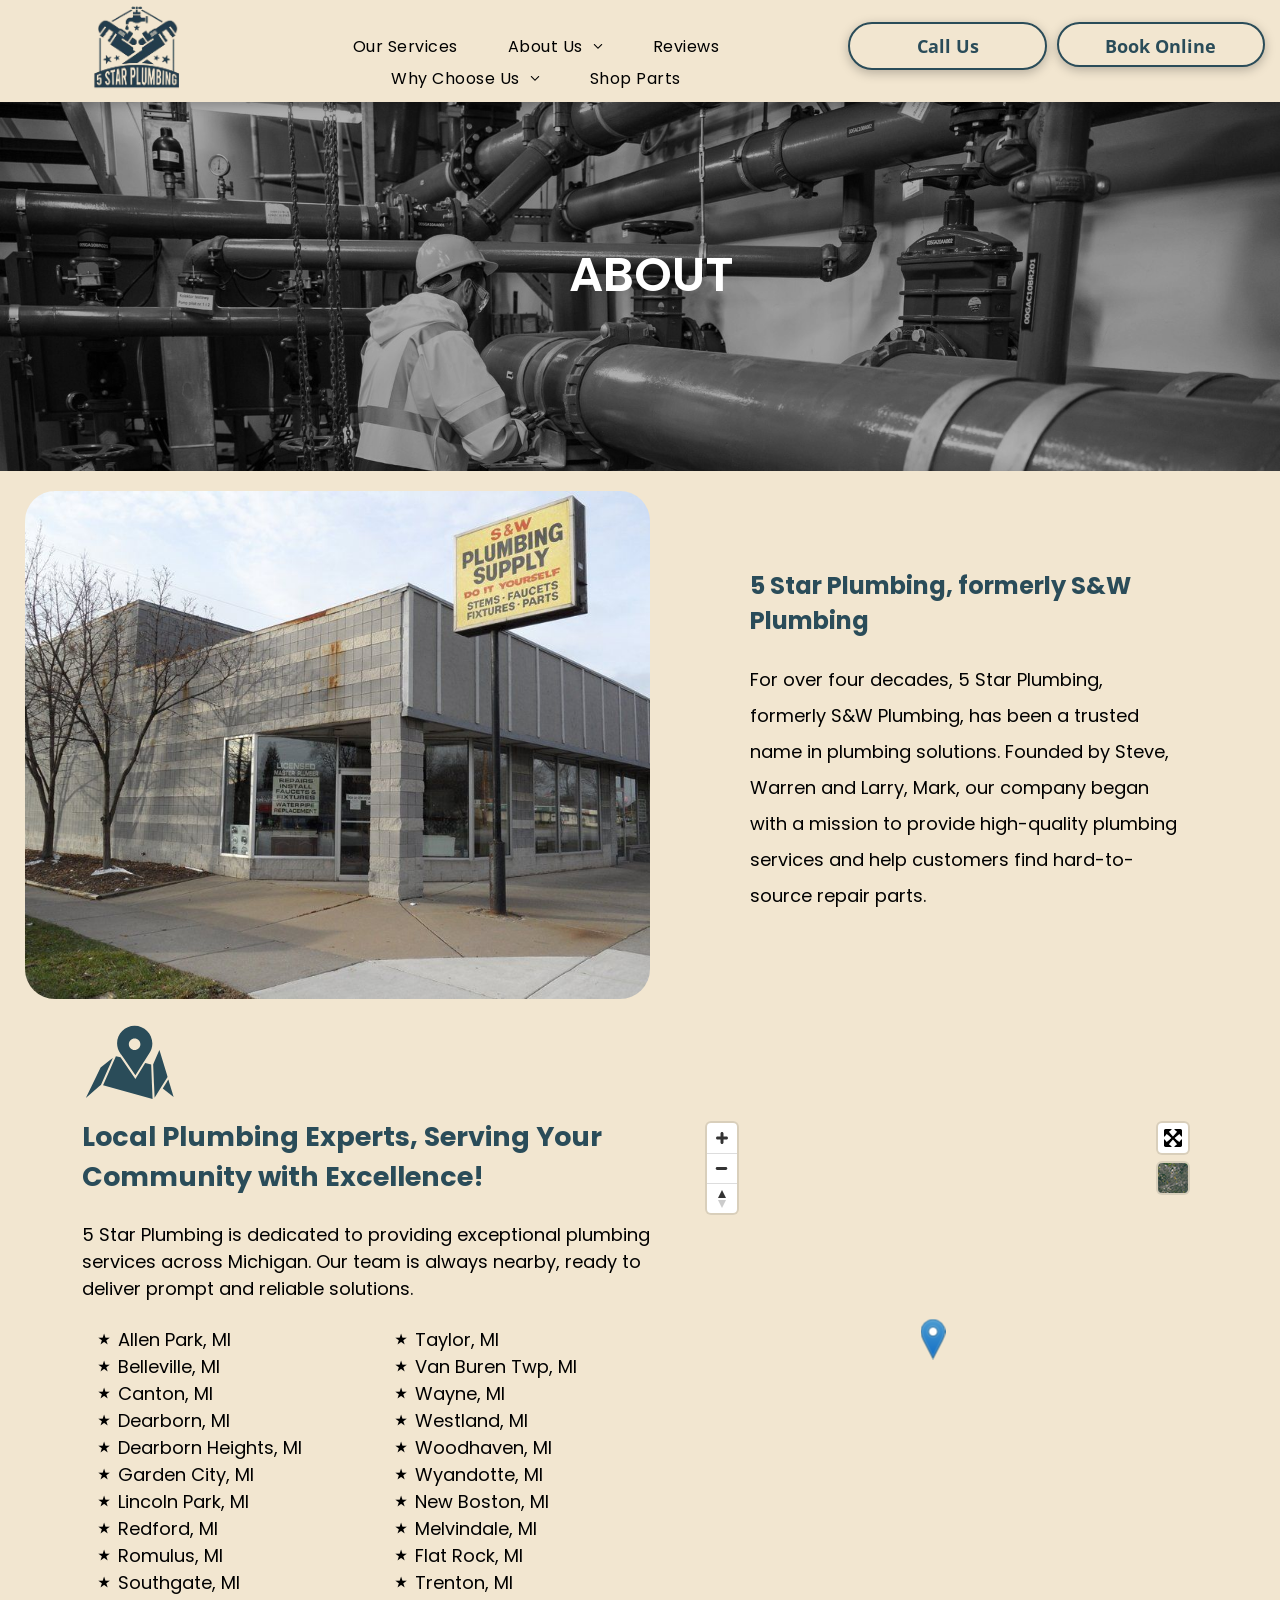
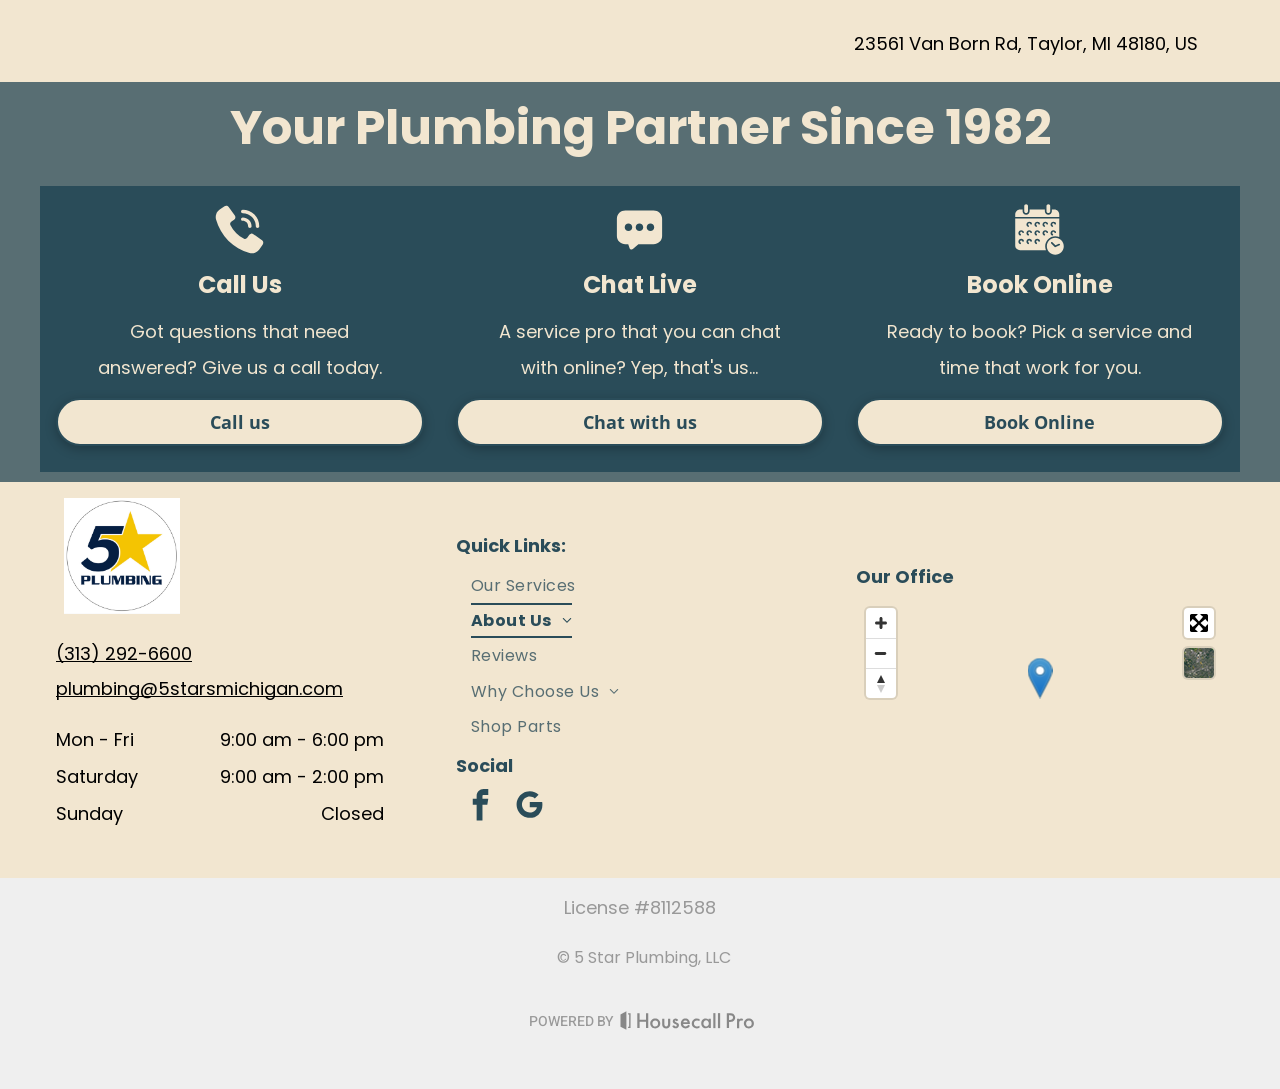
<file: about-us/index.html>
<!doctype html><html lang="en" class="pointer skrollr skrollr-desktop" style><head><meta charset="utf-8"><meta http-equiv="Content-Security-Policy" content="default-src &apos;none&apos;; connect-src &apos;self&apos;; img-src &apos;self&apos;; media-src &apos;self&apos;; style-src &apos;self&apos; &apos;unsafe-inline&apos;; font-src &apos;self&apos;; script-src &apos;sha256-1DnXuvC0RghJGzIyTJJibVBhOAwPnV6hxjg6MDBRsug=&apos; &apos;sha256-pBURBJEOE4ctGupKjlXbeYlH1TXGLjhXYjMLzmSkQG0=&apos; &apos;sha256-Rh1HET3NHRlqvWNtFC4Bapv4IhY9P8KJkDan5Sok6rw=&apos; &apos;sha256-aRDIMRVzzBjfkAf0I4SZWDWpZ5amVUjXIytCk59BLRw=&apos; &apos;sha256-cW1BRtZqxmOJ3rChrOJxs/LvcNS3noD8t/a6Eif6BMQ=&apos;; base-uri &apos;none&apos;; form-action &apos;none&apos;"><meta name="viewport" content="width=device-width, initial-scale=1"><title>About 5 Star Plumbing | Excellence in Service Since 1982</title><meta name="description" content="Learn about 5 Star Plumbing LLC, serving your community since 1982 with expert plumbing solutions, a trusted team, and unparalleled service quality."><link rel="canonical" href="https://5stars-demo.robertdevore.com/about-us"><link rel="alternate" type="application/rss+xml" href="/feed/index.xml" title="Latest posts"><meta name="migration-motion" content="{&quot;schema&quot;:&quot;migration-motion/v1&quot;,&quot;adapters&quot;:[],&quot;entrances&quot;:[],&quot;unsupported&quot;:[]}"><link rel="stylesheet" href="/assets/css/about-us.css"><link rel="kujo-site-index" href="/.well-known/kujo-site-index.json"><link rel="alternate" type="text/plain" href="/llms.txt" title="LLM-readable site index"><link rel="migration-search-index" href="/assets/search-index.json"><link rel="stylesheet" href="/assets/css/migration-search.css"><link rel="stylesheet" href="/assets/css/agent.css"><link rel="icon" href="/assets/media/14de7a5205fc4177426a.ico"><meta name="robots" content="index,follow"><script type="application/ld+json">{"@context":"https://schema.org","@type":"WebPage","name":"About 5 Star Plumbing | Excellence in Service Since 1982","headline":"About 5 Star Plumbing | Excellence in Service Since 1982","url":"https://5stars-demo.robertdevore.com/about-us"}</script><meta property="og:title" content="About 5 Star Plumbing | Excellence in Service Since 1982"><meta property="og:description" content="Learn about 5 Star Plumbing LLC, serving your community since 1982 with expert plumbing solutions, a trusted team, and unparalleled service quality."><meta property="og:url" content="https://5stars-demo.robertdevore.com/about-us"><meta name="twitter:card" content="summary"><meta name="twitter:title" content="About 5 Star Plumbing | Excellence in Service Since 1982"><meta name="twitter:description" content="Learn about 5 Star Plumbing LLC, serving your community since 1982 with expert plumbing solutions, a trusted team, and unparalleled service quality."><meta property="og:type" content="website"><meta property="og:image" content="https://5stars-demo.robertdevore.com/assets/media/ec22b424e1a8469382d7.webp"></head><body class="dmRoot dmDesktopBody fix-mobile-scrolling addCanvasBorder dmResellerSite dmLargeBody responsiveTablet d1SiteBody dmBodyNoIscroll" id="dmRoot" data-page-alias="about-us" style="padding:0;margin:0"> <div class="dmwr" id="dm"> <div class="dm_wrapper standard-var5 widgetStyle-3 standard"> <div class="dm-home-page" id="1901957768"> <div class="runtime-module-container dm-bfs dm-layout-sec hasAnimations rows-1200 hasStickyHeader hamburger-reverse dmPageBody d-page-1716942098 inputs-css-clean dmFreeHeader" data-background-parallax-selector=".dmHomeSection1, .dmSectionParallex" data-page-class="1716942098" data-responsive-name="ResponsiveDesktopTopTabletHamburger" data-soch="true" dmtemplateid="Hamburger" id="dm-outer-wrapper"> <div class="dmOuter" id="dmStyle_outerContainer"> <div class="dmInner" data-auto="page-inner" id="dmStyle_innerContainer"> <div class="dmLayoutWrapper standard-var dmStandardDesktop"> <div id="site_content"> <div class="p_hfcontainer showOnMedium"> <div aria-hidden="true" class="hamburger-drawer layout-drawer" data-origin="side-reverse" id="hamburger-drawer" inert> <div class="u_1011275989 dmRespRow" id="1011275989" style="text-align:center"> <div class="dmRespColsWrapper" id="1987936242"> <div class="u_1311552362 dmRespCol small-12 medium-12 large-12 empty-column" id="1311552362"></div> </div> </div> <div class="u_1641888626 dmRespRow middleDrawerRow" id="1641888626" style="text-align:center"> <div class="dmRespColsWrapper" id="1228425272"> <div class="dmRespCol small-12 u_1797823586 medium-12 large-12" id="1797823586"> <nav class="u_1609080198 effect-top-bottom main-navigation unifiednav dmLinksMenu" data-auto="links-menu" data-element-type="onelinksmenu" data-logo-src data-nav-structure="VERTICAL" data-show-vertical-sub-items="HIDE" dmle_extension="onelinksmenu" id="1609080198" layout-main="vertical_nav_layout_2" layout-sub role="navigation" aria-label="Navigation 1"> <ul class="unifiednav__container unav-top  " data-auto="navigation-pages" role="menubar"> <li class="unifiednav__item-wrap" data-auto="more-pages" data-depth="0" role="menuitem"> <a class="unifiednav__item unav-item unav-top-item dmUDNavigationItem_010101642799" data-target-page-alias href="/our-services" tabindex="-1" data-migration-hidden-tabindex="0"> <span class="nav-item-text " data-auto="page-text-style" data-link-text="Our Services">Our Services<span class="icon icon-angle-down"></span> </span> </a> </li> <li aria-expanded="false" aria-haspopup="true" class="unifiednav__item-wrap" data-auto="more-pages" data-depth="0" data-sub-nav-menu="true" role="menuitem"> <a aria-current="page" class="unifiednav__item unav-item unav-top-item dmUDNavigationItem_010101878841 unifiednav__item_has-sub-nav currentPage dmNavItemSelected" data-auto="selected-page" data-target-page-alias href="/about-us" tabindex="-1" data-migration-hidden-tabindex="0"> <span class="nav-item-text " data-auto="page-text-style" data-link-text="About Us">About Us<span class="icon icon-angle-down"></span> </span> </a> <ul class="unifiednav__container unifiednav__container_sub-nav unav-sub" data-auto="sub-pages" data-depth="0" role="menu"> <li class="unifiednav__item-wrap" data-auto="more-pages" data-depth="1" role="menuitem"> <a class="unifiednav__item unav-item dmUDNavigationItem_010101956113" data-target-page-alias href="/about-us#Areas" tabindex="-1" data-migration-hidden-tabindex="-1"> <span class="nav-item-text " data-auto="page-text-style" data-link-text="Areas">Areas<span class="icon icon-angle-right"></span> </span> </a> </li> </ul> </li> <li class="unifiednav__item-wrap" data-auto="more-pages" data-depth="0" role="menuitem"> <a class="unifiednav__item unav-item unav-top-item dmUDNavigationItem_010101295483" data-target-page-alias href="/reviews" tabindex="-1" data-migration-hidden-tabindex="0"> <span class="nav-item-text " data-auto="page-text-style" data-link-text="Reviews">Reviews<span class="icon icon-angle-down"></span> </span> </a> </li> <li aria-expanded="false" aria-haspopup="true" class="unifiednav__item-wrap" data-auto="more-pages" data-depth="0" data-sub-nav-menu="true" role="menuitem"> <a class="unifiednav__item unav-item unav-top-item dmUDNavigationItem_010101691615 unifiednav__item_has-sub-nav" data-target-page-alias href="/why-choose-us" tabindex="-1" data-migration-hidden-tabindex="0"> <span class="nav-item-text " data-auto="page-text-style" data-link-text="Why Choose Us">Why Choose Us<span class="icon icon-angle-down"></span> </span> </a> <ul class="unifiednav__container unifiednav__container_sub-nav unav-sub" data-auto="sub-pages" data-depth="0" role="menu"> <li class="unifiednav__item-wrap" data-auto="more-pages" data-depth="1" role="menuitem"> <a class="unifiednav__item unav-item dmUDNavigationItem_010101176509" data-target-page-alias href="/why-choose-us#SeeOurWork" tabindex="-1" data-migration-hidden-tabindex="-1"> <span class="nav-item-text " data-auto="page-text-style" data-link-text="See Our Work">See Our Work<span class="icon icon-angle-right"></span> </span> </a> </li> </ul> </li> <li class="unifiednav__item-wrap" data-auto="more-pages" data-depth="0" role="menuitem"> <a class="unifiednav__item unav-item unav-top-item dmUDNavigationItem_01010127303" data-target-page-alias href="https://5starplumbing.myshopify.com" tabindex="-1" data-migration-hidden-tabindex="0"> <span class="nav-item-text " data-auto="page-text-style" data-link-text="Shop Parts">Shop Parts<span class="icon icon-angle-down"></span> </span> </a> </li> </ul> </nav> </div> </div> </div> <div class="dmRespRow u_1002662885" id="1002662885" style="text-align:center"> <div class="dmRespColsWrapper" id="1199077278"> <div class="u_1400557979 dmRespCol small-12 medium-12 large-12" id="1400557979"> <div class="u_1789865884 dmNewParagraph" id="1789865884"> <div style="text-align:left"> <b> <span class="font-size-22 lh-1"> <div style="text-align:left"> <span> <span> <span class="font-size-22 lh-1"> <b> <span style="font-weight:700">Get in touch</span> </b> </span> </span> </span> </div> </span> </b> </div> </div> <div class="u_1099521599 dmNewParagraph" data-version="5" id="1099521599" style="line-height:initial"><p><a href="tel:3132926600" style="font-weight:bold;display:initial;color:rgb(242, 230, 208)" data-migration-hidden-tabindex="absent" tabindex="-1"><strong>(313) 292-6600</strong></a><span style="display:initial"><br></span></p></div><div class="dmNewParagraph u_1743755051" data-element-type="paragraph" data-version="5" id="1743755051" style="text-align:left;display:block"><p class="m-size-14 size-17"><a class="font-size-17 m-font-size-14" href="mailto:plumbing@5starsmichigan.com" style="color:rgb(242, 230, 208);font-weight:bold;display:initial" data-migration-hidden-tabindex="absent" tabindex="-1"><strong>plumbing@5starsmichigan.com</strong></a><span style="display:initial"><br></span></p></div> </div> </div> </div> </div> <div class="layout-drawer-overlay" id="layout-drawer-overlay"></div> </div> <div class="site_content"> <div class="showOnMedium hamburger-header-container p_hfcontainer" id="hamburger-header-container"> <div class="hamburger-header p_hfcontainer" id="hamburger-header"> <div class="u_1705692124 dmRespRow" id="1705692124" style="text-align:center"> <div class="dmRespColsWrapper" id="1469942216"> <div class="u_1915602394 dmRespCol small-12 large-3 medium-3" id="1915602394"> <div class="u_1040837169 imageWidget align-center" data-binding="W3siYmluZGluZ05hbWUiOiJpbWFnZSIsInZhbHVlIjoic2l0ZV9pbWFnZXMubG9nbyJ9XQ==" data-element-type="image" data-widget-type="image" id="1040837169"> <a href="/" id="1385289703" aria-label="5 Star Plumbing LLC Trusted Plumbing Experts Since 1982"><img alt data-diy-image data-dm-image-path="https://housecall-attachments-production.s3.us-west-1.amazonaws.com/organizations/logos/000/618/556/original/image.jpeg" data-migration-intrinsic-size height="1474" id="1629989392" src="/assets/media/dae90338aa020f0e1934.jpg" width="1474"></a> </div> </div> <div class="u_1377595472 dmRespCol empty-column small-12 large-5 medium-5" id="1377595472"></div> <div class="u_1655486006 dmRespCol small-12 large-4 medium-4" id="1655486006"> <div class="dmNewParagraph" data-diy-text data-element-type="paragraph" data-version="5" id="1052566482"><p class="m-size-24 size-30"><a class="m-font-size-24 font-size-30" href="tel:3132926600" style="font-weight:bold;display:initial;color:rgb(42, 76, 89)"><strong><span class="inline-data-binding" data-encoded-value="KDMxMykgMjkyLTY2MDA=" data-inline-binding="site_text.formatted_phone_number">(313) 292-6600</span></strong></a></p></div> </div> </div> </div> </div> </div> <button aria-controls="hamburger-drawer" aria-expanded="false" aria-label="menu" class="showOnMedium layout-drawer-hamburger hamburger-on-header" data-auto="layout-drawer-hamburger" id="layout-drawer-hamburger"> <span class="hamburger__slice"></span> <span class="hamburger__slice"></span> <span class="hamburger__slice"></span> </button> <div class="dmHeaderContainer fHeader d-header-wrapper showOnLarge"> <div class="u_hcontainer dmHeader p_hfcontainer" data-auto="header" data-scroll-responder-id="1" data-scrollable-target="body" data-scrollable-target-threshold="1" freeheader="true" has-shadow="true" id="hcontainer"> <div class="dmHeaderResp dmHeaderStack noSwitch" id="1709005236"> <div class="u_1427725579 dmRespRow dmDefaultListContentRow fullBleedChanged fullBleedMode mini-header-show-row" id="1427725579" style="text-align:center"> <div class="dmRespColsWrapper" id="1968279600"> <div class="u_1605582647 small-12 dmRespCol large-2 medium-2 has-one-widget-only" id="1605582647"> <div class="u_1880683085 imageWidget align-center" data-element-type="image" data-widget-type="image" id="1880683085"> <a href="/" id="1529290162"><img alt="5 Star Plumbing " data-dm-image-path="https://lirp.cdn-website.com/12c0a7d7/dms3rep/multi/opt/Screenshot_2024-11-20_221116-removebg-preview-1920w.png" data-migration-intrinsic-size height="219" id="1880698213" src="/assets/media/6522aeaed1c074d03732.webp" width="221"></a> </div> </div> <div class="u_1076692646 dmRespCol small-12 large-6 medium-6 has-one-widget-only" id="1076692646"> <span id="1184716628"></span> <nav class="u_1537873820 effect-float main-navigation unifiednav dmLinksMenu" data-auto="links-menu" data-element-type="onelinksmenu" data-show-vertical-sub-items="HOVER" dmle_extension="onelinksmenu" id="1537873820" layout-main="horizontal_nav_layout_2" layout-sub="submenu_horizontal_2" role="navigation" aria-label="Navigation 2"> <ul class="unifiednav__container unav-top  " data-auto="navigation-pages" role="menubar"> <li class="unifiednav__item-wrap" data-auto="more-pages" data-depth="0" role="menuitem"> <a class="unifiednav__item unav-item unav-top-item dmUDNavigationItem_010101642799" data-target-page-alias href="/our-services" tabindex="0"> <span class="nav-item-text " data-auto="page-text-style" data-link-text="Our Services">Our Services<span class="icon icon-angle-down"></span> </span> </a> </li> <li aria-expanded="false" aria-haspopup="true" class="unifiednav__item-wrap" data-auto="more-pages" data-depth="0" data-sub-nav-menu="true" role="menuitem"> <a aria-current="page" class="unifiednav__item unav-item unav-top-item dmUDNavigationItem_010101878841 unifiednav__item_has-sub-nav currentPage dmNavItemSelected" data-auto="selected-page" data-target-page-alias href="/about-us" tabindex="0"> <span class="nav-item-text " data-auto="page-text-style" data-link-text="About Us">About Us<span class="icon icon-angle-down"></span> </span> </a> <ul class="unifiednav__container unifiednav__container_sub-nav unav-sub" data-auto="sub-pages" data-depth="0" role="menu"> <li class="unifiednav__item-wrap" data-auto="more-pages" data-depth="1" role="menuitem"> <a class="unifiednav__item unav-item dmUDNavigationItem_010101956113" data-target-page-alias href="/about-us#Areas" tabindex="-1"> <span class="nav-item-text " data-auto="page-text-style" data-link-text="Areas">Areas<span class="icon icon-angle-right"></span> </span> </a> </li> </ul> </li> <li class="unifiednav__item-wrap" data-auto="more-pages" data-depth="0" role="menuitem"> <a class="unifiednav__item unav-item unav-top-item dmUDNavigationItem_010101295483" data-target-page-alias href="/reviews" tabindex="0"> <span class="nav-item-text " data-auto="page-text-style" data-link-text="Reviews">Reviews<span class="icon icon-angle-down"></span> </span> </a> </li> <li aria-expanded="false" aria-haspopup="true" class="unifiednav__item-wrap" data-auto="more-pages" data-depth="0" data-sub-nav-menu="true" role="menuitem"> <a class="unifiednav__item unav-item unav-top-item dmUDNavigationItem_010101691615 unifiednav__item_has-sub-nav" data-target-page-alias href="/why-choose-us" tabindex="0"> <span class="nav-item-text " data-auto="page-text-style" data-link-text="Why Choose Us">Why Choose Us<span class="icon icon-angle-down"></span> </span> </a> <ul class="unifiednav__container unifiednav__container_sub-nav unav-sub" data-auto="sub-pages" data-depth="0" role="menu"> <li class="unifiednav__item-wrap" data-auto="more-pages" data-depth="1" role="menuitem"> <a class="unifiednav__item unav-item dmUDNavigationItem_010101176509" data-target-page-alias href="/why-choose-us#SeeOurWork" tabindex="-1"> <span class="nav-item-text " data-auto="page-text-style" data-link-text="See Our Work">See Our Work<span class="icon icon-angle-right"></span> </span> </a> </li> </ul> </li> <li class="unifiednav__item-wrap" data-auto="more-pages" data-depth="0" role="menuitem"> <a class="unifiednav__item unav-item unav-top-item dmUDNavigationItem_01010127303" data-target-page-alias href="https://5starplumbing.myshopify.com" tabindex="0"> <span class="nav-item-text " data-auto="page-text-style" data-link-text="Shop Parts">Shop Parts<span class="icon icon-angle-down"></span> </span> </a> </li> </ul> </nav> </div> <div class="u_1627533762 dmRespCol small-12 large-2 medium-2 has-one-widget-only" id="1627533762"> <span id="1065867596"></span> <a class="u_1906048674 align-center dmButtonLink dmWidget dmWwr default dmOnlyButton dmDefaultGradient flexButton" data-display-type="block" data-element-type="dButtonLinkId" href="tel:3132926600" id="1906048674"> <span aria-hidden="true" class="iconBg" id="1459601307"> <span class="icon hasFontIcon icon-star" id="1919439162"></span> </span> <span class="text" id="1122948279">Call Us</span> </a> </div> <div class="u_1122777961 dmRespCol small-12 large-2 medium-2 has-more-one-widget" id="1122777961"> <div class="u_1536432177 widget-efc62f dmCustomWidget" data-element-type="custom_extension" data-lazy-load="true" data-title data-widget-config="eyJidG5UZXh0IjoiQm9vayBPbmxpbmUifQ==" data-widget-id="efc62f75e6bb42cdb1b602a58254b1b2" data-widget-initialized data-widget-version="399" dmle_extension="custom_extension" id="1536432177" style="display:block"> <a href="https://book.housecallpro.com/book/5-Star-Plumbing-LLC/8cdd0840345c47539ac764e460bac3f1?v2=true"> <div class="dmWidget button-class"> <span class="text">Book Online</span> <span class="iconBg"></span> </div> </a> <migration-script aria-hidden="true" hidden="hidden" style="display:none !important"></migration-script><migration-script aria-hidden="true" hidden="hidden" style="display:none !important"></migration-script></div> </div> </div> </div> </div> </div> </div> <div class="stickyHeaderSpacer" data-auto="sticky-header-spacer" data-new="true" id="stickyHeaderSpacer"></div> <div class="dmBody u_dmStyle_template_about-us dm-home-page" id="dmFirstContainer"> <div class="allWrapper" data-auto="all-wrapper" id="allWrapper"> <div class="dmContent" id="dm_content" role="main"> <div class="dmHomeRespTmpl mainBorder dmRespRowsWrapper dmFullRowRespTmpl dmRespRowsWrapperSize1" id="1716942098"> <div class="u_1388047764 dmRespRow hasBackgroundOverlay dmSectionNoParallax" data-page-element-id="1447370462" data-page-element-type="section" id="1388047764" style="text-align:center"> <div class="dmRespColsWrapper" id="1251395887"> <div class="dmRespCol small-12 medium-12 large-12" id="1704159263"> <span id="1269568034"></span> <div class="u_1966642410 dmNewParagraph" data-element-type="paragraph" data-version="5" id="1966642410" style="text-align:center"><h2 style="color:rgb(255, 255, 255)" class="text-align-center" data-migration-heading-level="2"><span style="color:rgb(255, 255, 255);font-weight:600;display:initial"><span style="font-weight:600">ABOUT</span></span></h2></div></div> </div> </div> <div class="u_1701816862 dmRespRow fullBleedChanged fullBleedMode" data-page-element-id="1493309925" data-page-element-type="section" id="1701816862" style="text-align:center"> <div class="dmRespColsWrapper" id="1101012032"> <div class="dmRespCol small-12 medium-6 large-6 dmSectionNoParallax u_1589129744 empty-column" data-gallery-bg="eyJzbGlkZXMiOlsiaHR0cHM6Ly9pcnQtY2RuLm11bHRpc2NyZWVuc2l0ZS5jb20vbWQvZG1pcC9kbXMzcmVwL211bHRpL2hvbWUtZGVjb3ItZGl5LmpwZyJdfQ==" id="1589129744"></div> <div class="dmRespCol small-12 medium-6 large-6 u_1079635348" id="1079635348"> <div class="dmNewParagraph u_1966109011" data-element-type="paragraph" data-version="5" id="1966109011" style="display:block;text-align:left"> <h3 class="m-size-19 size-24" data-migration-heading-level="3"><span class="m-font-size-19 font-size-24" style="display:initial;color:rgb(42, 76, 89)">5 Star Plumbing, formerly S&amp;W Plumbing</span><span style="display:initial"><br></span></h3> </div><div class="u_1485097307 dmNewParagraph" data-version="5" id="1485097307" style="display:block"><p class="text-align-left"><span style="display:initial">For over four decades, 5 Star Plumbing, formerly S&amp;W Plumbing, has been a trusted name in plumbing solutions. Founded by Steve, Warren and Larry, Mark, our company began with a mission to provide high-quality plumbing services and help customers find hard-to-source repair parts.</span></p></div> </div> </div> </div> <div class="u_Areas" data-anchor="Areas" data-auto="flex-section" data-flex-id="4e40ec14" data-layout-section data-page-element-id="1986538878" data-page-element-type="section" id="Areas"> <div class="flex-widgets-container" id="1789745271"></div> <section class="flex-element section" data-auto="flex-element-section" id="4a2c92c2"> <div class="flex-element grid" data-auto="flex-element-grid" data-layout-grid id="314f9e29"> <div class="flex-element group" data-auto="flex-element-group" id="dfcf00e7"> <div class="flex-element group" data-auto="flex-element-group" data-hidden-on-mobile_landscape data-hidden-on-mobile_portrait id="d40c9b1a"> <div class="flex-element widget-wrapper" data-auto="flex-element-widget-wrapper" data-external-id="1184473834" data-widget-type="clicktomap" id="0a210f27"> <div class="default align-center u_1184473834 inlineMap" data-address="23561 Van Born Rd, Taylor, MI 48180, US" data-binding="W3siYmluZGluZ05hbWUiOiJhZGRyZXNzIiwidmFsdWUiOiJjb250ZW50X2xpYnJhcnkuZ2xvYmFsIn1d" data-color-scheme="var(--color_4)" data-display-type="block" data-element-type="mapextension" data-height data-lang="en" data-lat="42.2689" data-layout="layout1" data-lng="-83.26473" data-mapurl data-msid data-popup-description data-popup-description-visible="false" data-popup-display data-popup-display-desktop data-popup-display-mobile data-popup-show="false" data-popup-title data-popup-title-visible="false" data-type="inlineMap" data-zoom="8" dmle_extension="mapextension" id="1184473834"> <div class="mapContainer mapboxgl-map" style="height:100%;width:100%;overflow:hidden;z-index:0"><div class="mapboxgl-canary" style="visibility:hidden"></div><div class="mapboxgl-canvas-container mapboxgl-interactive mapboxgl-touch-drag-pan mapboxgl-touch-zoom-rotate"><div class="marker map-marker mapboxgl-marker mapboxgl-marker-anchor-center" data-auto="map-marker" style="transform:translate(-50%, -50%) translate(236px, 246px)"></div></div><div class="mapboxgl-control-container"><div class="mapboxgl-ctrl-top-left"><div class="mapboxgl-ctrl mapboxgl-ctrl-group"><button aria-label="Zoom in" class="mapboxgl-ctrl-icon mapboxgl-ctrl-zoom-in" title="Zoom in" type="button"></button><button aria-label="Zoom out" class="mapboxgl-ctrl-icon mapboxgl-ctrl-zoom-out" title="Zoom out" type="button"></button><button aria-label="Reset bearing to north" class="mapboxgl-ctrl-icon mapboxgl-ctrl-compass" title="Reset bearing to north" type="button"><span class="mapboxgl-ctrl-compass-arrow" style="transform:rotate(0deg)"></span></button></div></div><div class="mapboxgl-ctrl-top-right"><div class="mapboxgl-ctrl mapboxgl-ctrl-group"><button aria-label="Toggle fullscreen" class="mapboxgl-ctrl-icon mapboxgl-ctrl-fullscreen" type="button"></button></div><div class="mapboxgl-ctrl mapboxgl-ctrl-group"><button class="switcher map-switcher"></button></div></div><div class="mapboxgl-ctrl-bottom-left"><div class="mapboxgl-ctrl" style="display:none"><a aria-label="Mapbox logo" class="mapboxgl-ctrl-logo" href="https://www.mapbox.com/"></a></div></div><div class="mapboxgl-ctrl-bottom-right"><div class="mapboxgl-ctrl mapboxgl-ctrl-attrib mapboxgl-attrib-empty mapboxgl-compact"><div class="mapboxgl-ctrl-attrib-inner"></div></div></div></div></div> </div> </div> <div class="flex-element widget-wrapper" data-auto="flex-element-widget-wrapper" data-external-id="1235148255" data-widget-type="paragraph" id="d11f89c2"> <div class="dmNewParagraph" data-diy-text data-element-type="paragraph" data-version="5" id="1235148255"><p class="text-align-right m-text-align-center"><span class="inline-data-binding" data-encoded-value="MjM1NjEgVmFuIEJvcm4gUmQsIFRheWxvciwgTUkgNDgxODAsIFVT" data-inline-binding="content_library.global">23561 Van Born Rd, Taylor, MI 48180, US</span><span style="display:initial"><span class="ql-cursor"></span></span></p></div> </div> </div> <div class="flex-element group" data-auto="flex-element-group" id="7ce2b79f"> <div class="flex-element widget-wrapper" data-auto="flex-element-widget-wrapper" data-external-id="1166971521" data-keep-proportion="true" data-widget-type="graphic" id="5fa99376"> <div class="graphicWidget graphicWidgetV2 graphicWidgetV3 u_1166971521" data-element-type="graphic" data-widget-type="graphic" id="1166971521"> <svg width="100%" height="100%" viewBox="0 0 100 100" xmlns="http://www.w3.org/2000/svg" id="1209297821" class="svg u_1209297821"> <title id="1477587394">A black and white icon of a map with a pin on it.</title> 
 <g> <path d="m93.5 83.602l-5.3984-17.801-5.7031 9.3008z"/> 
 <path d="m71.199 69.199l0.10156-0.5-0.69922-18.199-6.1016-1.3984-10 16.098-15.199-22-4.6992-1.0977-13.102 29.5 50.5 14.199-0.69922-16.5z"/> 
 <path d="m71.199 69.199l0.10156 0.10156v-0.60156z"/> 
 <path d="m87.301 63.199l-0.60156-2.3008z"/> 
 <path d="m86.699 60.898l-7.3008-23.797-0.39844-1.4023-0.69922 1.6016-1.9023 4.3984-3.1992 7.3008-0.39844 1-0.19922 0.39844 0.39844 9.2031 0.19922 4.5977 0.19922 5.4023 0.10156 1.2969 0.60156 13.5 0.89844-1.5977 1-1.5 3.6016-5.6992 0.5-0.90234 0.59766-0.89844 6.6016-10.602z"/> 
 <path d="m53.699 11c-9.8984 0-17.898 8-17.898 17.898 0 3.8984 1.1992 7.5 3.5 10.699l0.30078 0.39844 0.19922 0.19922c0.10156 0.10156 0.10156 0.19922 0.19922 0.19922l0.69922 1 1.7969 2.6016 12 17.5 8-12.801 1.2031-1.7969 4.5-7.1016c2.3984-3.1992 3.6016-6.8984 3.6016-10.699-0.19922-10.098-8.1992-18.098-18.102-18.098zm0 13c3.3008 0 5.8984 2.6016 5.8984 5.8984 0 3.3008-2.6016 5.8984-5.8984 5.8984-3.3008 0-5.8984-2.6016-5.8984-5.8984 0-3.2969 2.5977-5.8984 5.8984-5.8984z"/> 
 <path d="m30.102 44.898l-1.8008 1.4023-9.3008 7.1992-15.102 31.102 13.703-11.902 1-0.80078 0.79688-0.79688 12.102-27.301z"/> 
</g> 
</svg> </div> </div> <div class="flex-element widget-wrapper" data-auto="flex-element-widget-wrapper" data-external-id="1217816932" data-widget-type="paragraph" id="9dd50da6"> <div class="dmNewParagraph" data-element-type="paragraph" data-version="5" id="1217816932"> <h3 class="m-size-22 size-27" data-migration-heading-level="3"><span class="m-font-size-22 font-size-27" style="display:unset;color:rgb(42, 76, 89)">Local Plumbing Experts, Serving Your Community with Excellence!</span><span style="display:initial"><br></span></h3> </div> </div><div class="flex-element widget-wrapper" data-auto="flex-element-widget-wrapper" data-external-id="1011190869" data-widget-type="paragraph" id="0538ba2e"> <div class="dmNewParagraph" data-element-type="paragraph" data-version="5" id="1011190869"><p class="m-text-align-left text-align-left m-size-18"><span style="color:var(--color_7);display:initial" class="m-font-size-18">5 Star Plumbing is dedicated to providing exceptional plumbing services across Michigan. Our team is always nearby, ready to deliver prompt and reliable solutions.</span></p></div> </div> <div class="flex-element group" data-auto="flex-element-group" id="5b5ac17c"> <div class="flex-element widget-wrapper" data-auto="flex-element-widget-wrapper" data-external-id="1975393799" data-widget-type="paragraph" id="420cd599"> <div class="u_1975393799 dmNewParagraph" data-element-type="paragraph" data-version="5" id="1975393799"> <ul class="defaultList custom-list-2"><li><span style="display:initial">Allen Park, MI </span></li><li><span style="display:initial">Belleville, MI </span></li><li><span style="display:initial">Canton, MI </span></li><li><span style="display:initial">Dearborn, MI </span></li><li><span style="display:initial">Dearborn Heights, MI </span></li><li><span style="display:initial">Garden City, MI </span></li><li><span style="display:initial">Lincoln Park, MI </span></li><li><span style="display:initial">Redford, MI </span></li><li><span style="display:initial">Romulus, MI </span></li><li><span style="display:initial">Southgate, MI </span></li><li><span style="display:initial">Taylor, MI </span></li><li><span style="display:initial">Van Buren Twp, MI </span></li><li><span style="display:initial">Wayne, MI </span></li><li><span style="display:initial">Westland, MI </span></li><li><span style="display:initial">Woodhaven, MI </span></li><li><span style="display:initial">Wyandotte, MI </span></li><li><span style="display:initial">New Boston, MI </span></li><li><span style="display:initial">Melvindale, MI </span></li><li><span style="display:initial">Flat Rock, MI </span></li><li><span style="display:initial">Trenton, MI</span></li></ul> </div> </div> </div> </div> </div> </div> </section> </div> <h1 class="migration-primary-heading" style="position:absolute;width:1px;height:1px;padding:0;margin:-1px;overflow:hidden;clip:rect(0,0,0,0);white-space:nowrap;border:0" data-migration-heading-level="1">About 5 Star Plumbing | Excellence in Service Since 1982</h1></div> </div> </div> </div> <div class="sticky-widgets-container-global" id="1341509743"></div> <div class="dmFooterContainer"> <div class="u_fcontainer f_hcontainer dmFooter p_hfcontainer" id="fcontainer"> <div class="dmFooterResp generalFooter" id="1943048428"> <div class="u_1565240394 dmRespRow" data-page-element-id="1696729888" data-page-element-type="section" id="1565240394"> <div class="dmRespColsWrapper" id="1828040980"> <div class="dmRespCol large-12 medium-12 small-12 u_1071049586" id="1071049586"> <div class="u_1072239730 dmNewParagraph" data-ai-tag="Section title" data-element-type="paragraph" data-version="5" id="1072239730" style="text-align:left;display:block"> <h2 class="text-align-center" data-migration-heading-level="2"><span style="display:unset;color:rgb(242, 230, 208)">Your Plumbing Partner Since 1982</span></h2> </div> </div> </div> </div> <div class="u_1977920924 dmRespRow" data-page-element-id="1696729888" data-page-element-type="section" id="1977920924"> <div class="dmRespColsWrapper" id="1014287798"> <div class="dmRespCol small-12 u_1641544193 medium-4 large-4" id="1641544193"> <div class="u_1387654064 graphicWidget graphicWidgetV2 graphicWidgetV3" data-element-type="graphic" data-widget-type="graphic" id="1387654064"> <svg class="svg u_1651002410" height="100%" id="1651002410" viewBox="0 0 100 100" width="100%" xmlns="http://www.w3.org/2000/svg"> <title id="1653540269">A black and white silhouette of a telephone on a white background.</title> <path d="m58.332 66.594c2.0195 0.99609 4.4648 0.34766 5.7266-1.5156l3.5078-5.1836c0.82031-1.2148 2.0977-2.0469 3.543-2.3086 1.4414-0.26172 2.9297 0.070312 4.125 0.91797l15.727 11.164h-0.003907c2.4219 1.7188 3.0195 5.0625 1.3477 7.5156l-5.9805 8.7656c-1.9375 2.8711-4.7305 5.0625-7.9805 6.2617-3.25 1.2031-6.7969 1.3516-10.137 0.43359-14.527-4.0547-27.781-11.742-38.512-22.34-10.598-10.73-18.285-23.984-22.34-38.512-0.91797-3.3398-0.76953-6.8867 0.43359-10.137 1.1992-3.25 3.3906-6.043 6.2617-7.9805l8.7656-5.9805c2.4531-1.6719 5.7969-1.0742 7.5156 1.3477l11.164 15.727v-0.003906c0.84766 1.1953 1.1797 2.6836 0.91797 4.125-0.26172 1.4453-1.0938 2.7227-2.3086 3.543l-5.1836 3.5078c-1.8633 1.2617-2.5117 3.707-1.5156 5.7266 5.3398 10.824 14.102 19.586 24.926 24.926zm27.578-22.516c-0.007812-7.9531-3.1719-15.574-8.793-21.195-5.6211-5.6211-13.242-8.7852-21.195-8.793-1.7227 0-3.125 1.3984-3.125 3.125 0 1.7266 1.4023 3.125 3.125 3.125 6.2969 0.007812 12.328 2.5117 16.777 6.9609s6.9531 10.484 6.9609 16.777c0.027344 1.7031 1.418 3.0742 3.125 3.0742 1.707 0 3.0977-1.3711 3.125-3.0742zm-13.973 0c-0.007812-4.2461-1.6953-8.3164-4.6953-11.32-3.0039-3-7.0742-4.6875-11.32-4.6953-1.7227 0-3.125 1.4023-3.125 3.125 0 1.7266 1.4023 3.125 3.125 3.125 5.3906 0.007812 9.7578 4.375 9.7656 9.7656 0.023438 1.707 1.418 3.0742 3.125 3.0742s3.0977-1.3672 3.125-3.0742z"/> </svg> </div> <div class="u_1027697682 dmNewParagraph" data-ai-tag data-element-type="paragraph" data-version="5" id="1027697682" style="text-align:left"> <h3 class="text-align-center" data-migration-heading-level="3"><span style="display:unset;color:rgb(242, 230, 208)">Call Us</span></h3> </div> <div class="u_1073005016 dmNewParagraph" data-ai-tag="Email description" data-element-type="paragraph" data-version="5" id="1073005016" style="text-align:left;display:block"><p class="text-align-center"><span style="display:unset;color:rgb(242, 230, 208)">Got questions that need answered? Give us a call today.</span></p></div> <a class="u_1617843699 default align-center flexButton dmCall voipReplacement dmWidget dmNoMark dmWwr" data-display-type="block" data-element-type="clicktocall" dmle_extension="clicktocall" id="1617843699"> <span aria-hidden="true" class="iconBg" data-auto="button-icon-bg"> <span class="icon hasFontIcon icon-phone" data-auto="button-icon"></span> </span> <span class="text" data-auto="button-text">Call us</span> <span class="text phoneNumHolder">3132926600</span></a> </div> <div class="dmRespCol small-12 u_1885406386 medium-4 large-4" id="1885406386"> <div class="u_1711046468 graphicWidget graphicWidgetV2 graphicWidgetV3" data-element-type="graphic" data-widget-type="graphic" id="1711046468"> <svg class="svg u_1450475197" height="100%" id="1450475197" viewBox="0 0 100 100" width="100%" xmlns="http://www.w3.org/2000/svg"> <title id="1995731522">A black speech bubble with three white dots on a white background.</title> <path d="m75.473 15.555h-51.059c-8.6172 0-15.523 6.3008-15.523 14.766v31.406c0 8.457 6.9062 14.941 15.523 14.941h5.1055l2.4727 7.3008c0.78906 2.2695 4.1094 3.0703 5.9258 1.5039l10.078-8.8047h27.477c8.6172 0 15.637-6.4844 15.637-14.941v-31.406c0-8.4648-7.0195-14.766-15.637-14.766zm-45.508 37.145c-3.793 0-6.8633-3.0703-6.8633-6.8594 0-3.7852 3.0742-6.8594 6.8633-6.8594 3.7852 0 6.8594 3.0742 6.8594 6.8594-0.003907 3.7891-3.0742 6.8594-6.8594 6.8594zm19.98 0c-3.793 0-6.8633-3.0703-6.8633-6.8594 0-3.7852 3.0742-6.8594 6.8633-6.8594 3.7852 0 6.8594 3.0742 6.8594 6.8594 0 3.7891-3.0742 6.8594-6.8594 6.8594zm19.984 0c-3.793 0-6.8633-3.0703-6.8633-6.8594 0-3.7852 3.0742-6.8594 6.8633-6.8594 3.7852 0 6.8594 3.0742 6.8594 6.8594-0.003906 3.7891-3.0742 6.8594-6.8594 6.8594z"/> </svg> </div> <div class="u_1987861359 dmNewParagraph" data-ai-tag data-element-type="paragraph" data-styletopreserve="{" data-version="5" id="1987861359" style="text-align:left"> <h3 class="text-align-center" data-migration-heading-level="3"><span style="display:unset;color:rgb(242, 230, 208)">Chat Live</span></h3> </div> <div class="u_1881406616 dmNewParagraph" data-ai-tag="Phone description" data-element-type="paragraph" data-version="5" id="1881406616" style="text-align:left;display:block"><p class="text-align-center"><span style="display:unset;color:rgb(242, 230, 208)">A service pro that you can chat with online? Yep, that&apos;s us...</span></p></div> <div class="widget-17d08a dmCustomWidget" data-element-type="custom_extension" data-lazy-load="true" data-title data-widget-config="eyJidG5UZXh0IjoiQ2hhdCB3aXRoIHVzIn0=" data-widget-id="17d08a18dcf3473092c59bac87552ffe" data-widget-initialized data-widget-version="21" dmle_extension="custom_extension" id="1637410045" style="min-height:48px"> <a> <div class="dmWidget chat-button-class"> <span class="text">Chat with us</span> <span class="iconBg"></span> </div> </a> <migration-script aria-hidden="true" hidden="hidden" style="display:none !important"></migration-script> </div> </div> <div class="dmRespCol small-12 u_1030621789 medium-4 large-4" id="1030621789"> <div class="u_1113996988 graphicWidget graphicWidgetV2 graphicWidgetV3" data-element-type="graphic" data-widget-type="graphic" id="1113996988"> <svg class="svg u_1641936558" height="100%" id="1641936558" viewBox="0 0 100 100" width="100%" xmlns="http://www.w3.org/2000/svg"> <title id="1251079147">A black and white icon of a calendar with a clock next to it.</title> <path d="m44.879 73.848c0.69922 0.4375 0.91016 1.3633 0.46875 2.0625-0.4375 0.69922-1.3633 0.91016-2.0625 0.46875-0.73438-0.46484-1.3477-1.1133-1.7695-1.875-0.40625-0.73828-0.64062-1.5898-0.64062-2.4844 0-1.4219 0.57812-2.7109 1.5078-3.6406l0.097657-0.089844c0.92188-0.87891 2.1758-1.418 3.5469-1.418 1.0625 0 2.0586 0.32812 2.8867 0.89062 0.84375 0.57422 1.5156 1.3945 1.8984 2.3594 0.30469 0.76562-0.070312 1.6367-0.83984 1.9375-0.76562 0.30469-1.6367-0.070313-1.9375-0.83984-0.16016-0.40234-0.4375-0.75-0.79297-0.98828-0.33984-0.23047-0.75781-0.36328-1.2109-0.36328-0.56641 0-1.082 0.21875-1.4922 0.59766-0.41406 0.41797-0.65625 0.95703-0.65625 1.5508 0 0.38281 0.097657 0.73828 0.26563 1.043 0.17578 0.32031 0.43359 0.58984 0.73828 0.78125zm-14.609 0c0.69922 0.4375 0.91016 1.3633 0.46875 2.0625-0.4375 0.69922-1.3633 0.91016-2.0625 0.46875-0.73438-0.46484-1.3477-1.1133-1.7695-1.875-0.41016-0.73828-0.64062-1.5859-0.64062-2.4844 0-1.4219 0.57812-2.7109 1.5078-3.6406l0.097656-0.089844c0.92188-0.87891 2.1758-1.418 3.5469-1.418 1.0625 0 2.0586 0.32812 2.8867 0.89062 0.84766 0.57422 1.5156 1.3945 1.8984 2.3594 0.30469 0.76562-0.070313 1.6367-0.83984 1.9375-0.76562 0.30469-1.6367-0.070313-1.9375-0.83984-0.16016-0.40234-0.4375-0.75-0.79297-0.98828-0.33984-0.23047-0.75781-0.36328-1.2109-0.36328-0.56641 0-1.082 0.21875-1.4922 0.59766-0.41406 0.41797-0.65625 0.95703-0.65625 1.5508 0 0.37891 0.097656 0.73828 0.26562 1.043 0.17578 0.32031 0.43359 0.58984 0.73828 0.78125zm-14.609 0c0.69922 0.4375 0.91016 1.3633 0.46875 2.0625-0.4375 0.69922-1.3633 0.91016-2.0625 0.46875-0.73438-0.46484-1.3477-1.1133-1.7891-1.918-0.40234-0.76172-0.62109-1.582-0.62109-2.4414 0-1.4219 0.57812-2.7109 1.5078-3.6406l0.097657-0.089844c0.92188-0.87891 2.1758-1.418 3.5469-1.418 1.0625 0 2.0586 0.32812 2.8867 0.89062 0.84766 0.57422 1.5156 1.3945 1.8984 2.3594 0.30469 0.76562-0.070312 1.6367-0.83984 1.9375-0.76562 0.30469-1.6367-0.070313-1.9375-0.83984-0.16016-0.40234-0.4375-0.75-0.79297-0.98828-0.33984-0.23047-0.75781-0.36328-1.2109-0.36328-0.56641 0-1.082 0.21875-1.4922 0.59766-0.41406 0.41797-0.65625 0.95703-0.65625 1.5508 0 0.35938 0.082032 0.69531 0.24609 1.0117 0.19141 0.34766 0.44922 0.62109 0.75781 0.81641zm29.215-15.586c0.69922 0.4375 0.91016 1.3633 0.46875 2.0625-0.4375 0.69922-1.3633 0.91016-2.0625 0.46875-0.73438-0.46484-1.3477-1.1133-1.7695-1.875-0.40625-0.73828-0.64062-1.5898-0.64062-2.4844 0-1.4219 0.57812-2.7109 1.5078-3.6406 0.93359-0.93359 2.2227-1.5078 3.6445-1.5078 1.0625 0 2.0586 0.32812 2.8867 0.89062 0.84375 0.57422 1.5156 1.3984 1.8984 2.3633 0.30469 0.76563-0.070313 1.6367-0.83984 1.9375-0.76562 0.30469-1.6367-0.070312-1.9375-0.83984-0.16016-0.40625-0.44141-0.75-0.79297-0.98828-0.33984-0.23047-0.75781-0.36328-1.2109-0.36328-0.59375 0-1.1328 0.24219-1.5234 0.62891-0.38672 0.38672-0.62891 0.92578-0.62891 1.5195 0 0.38281 0.097656 0.73828 0.26562 1.043 0.17578 0.32031 0.43359 0.58984 0.73828 0.78125zm29.219 0c0.69922 0.4375 0.91016 1.3633 0.46875 2.0625-0.4375 0.69922-1.3633 0.91016-2.0625 0.46875-0.73438-0.46484-1.3477-1.1133-1.7695-1.875-0.41016-0.73828-0.64062-1.5859-0.64062-2.4844 0-1.4141 0.57812-2.7031 1.5156-3.6406 0.9375-0.93359 2.2227-1.5117 3.6367-1.5117 1.0625 0 2.0586 0.32812 2.8867 0.89062 0.84375 0.57422 1.5156 1.3984 1.8984 2.3633 0.30469 0.76562-0.070313 1.6367-0.83984 1.9375-0.76562 0.30469-1.6367-0.070312-1.9375-0.83984-0.16016-0.40625-0.44141-0.75-0.79297-0.98828-0.33984-0.23047-0.75781-0.36328-1.2109-0.36328-0.59766 0-1.1367 0.23828-1.5195 0.625-0.39062 0.39062-0.62891 0.92969-0.62891 1.5273 0 0.37891 0.097656 0.73828 0.26562 1.043 0.17578 0.31641 0.43359 0.58984 0.73828 0.78125zm-14.609 0c0.69922 0.4375 0.91016 1.3633 0.46875 2.0625-0.4375 0.69922-1.3633 0.91016-2.0625 0.46875-0.73438-0.46484-1.3477-1.1133-1.7891-1.918-0.40234-0.76172-0.62109-1.582-0.62109-2.4414 0-1.4141 0.57812-2.7031 1.5156-3.6406 0.9375-0.93359 2.2227-1.5117 3.6367-1.5117 1.0625 0 2.0586 0.32812 2.8867 0.89062 0.84375 0.57422 1.5156 1.3984 1.8984 2.3633 0.30469 0.76562-0.070313 1.6367-0.83984 1.9375-0.76562 0.30469-1.6367-0.070312-1.9375-0.83984-0.16016-0.40625-0.44141-0.75-0.79297-0.98828-0.33984-0.23047-0.75781-0.36328-1.2109-0.36328-0.59766 0-1.1367 0.23828-1.5195 0.625-0.39063 0.39062-0.62891 0.92969-0.62891 1.5273 0 0.35938 0.082031 0.69531 0.24609 1.0117 0.19141 0.34766 0.44922 0.62109 0.75781 0.81641zm-29.219 0c0.69922 0.4375 0.91016 1.3633 0.46875 2.0625-0.4375 0.69922-1.3633 0.91016-2.0625 0.46875-0.73438-0.46484-1.3477-1.1133-1.7695-1.875-0.41016-0.73828-0.64062-1.5859-0.64062-2.4844 0-1.4219 0.57812-2.7109 1.5078-3.6406 0.93359-0.93359 2.2227-1.5078 3.6445-1.5078 1.0625 0 2.0586 0.32812 2.8867 0.89062 0.84375 0.57422 1.5156 1.3984 1.8984 2.3633 0.30469 0.76563-0.070313 1.6367-0.83984 1.9375-0.76562 0.30469-1.6367-0.070312-1.9375-0.83984-0.16016-0.40625-0.44141-0.75-0.79297-0.98828-0.33984-0.23047-0.75781-0.36328-1.2109-0.36328-0.59375 0-1.1328 0.24219-1.5234 0.62891-0.38672 0.38672-0.62891 0.92578-0.62891 1.5195 0 0.37891 0.097656 0.73828 0.26562 1.043 0.17578 0.32031 0.43359 0.58984 0.73828 0.78125zm-14.609 0c0.69922 0.4375 0.91016 1.3633 0.46875 2.0625-0.4375 0.69922-1.3633 0.91016-2.0625 0.46875-0.73438-0.46484-1.3477-1.1133-1.7891-1.918-0.40234-0.76172-0.62109-1.582-0.62109-2.4414 0-1.4219 0.57812-2.7109 1.5078-3.6406 0.93359-0.93359 2.2227-1.5078 3.6445-1.5078 1.0625 0 2.0586 0.32812 2.8867 0.89062 0.84375 0.57422 1.5156 1.3984 1.8984 2.3633 0.30469 0.76563-0.070313 1.6367-0.83984 1.9375-0.76562 0.30469-1.6367-0.070312-1.9375-0.83984-0.16016-0.40625-0.44141-0.75-0.79297-0.98828-0.33984-0.23047-0.75781-0.36328-1.2109-0.36328-0.59375 0-1.1328 0.24219-1.5234 0.62891-0.38672 0.38672-0.62891 0.92578-0.62891 1.5195 0 0.35938 0.082031 0.69531 0.24609 1.0117 0.19141 0.34766 0.44922 0.62109 0.75781 0.81641zm29.215-15.586c0.69922 0.4375 0.91016 1.3633 0.46875 2.0625-0.4375 0.69922-1.3633 0.91016-2.0625 0.46875-0.73438-0.46484-1.3477-1.1133-1.7695-1.875-0.40625-0.73828-0.64062-1.5898-0.64062-2.4844 0-1.4219 0.57812-2.7109 1.5078-3.6406l0.097656-0.089843c0.92188-0.87891 2.1758-1.418 3.5469-1.418 1.0625 0 2.0586 0.32812 2.8867 0.89062 0.84375 0.57422 1.5156 1.3945 1.8984 2.3594 0.30469 0.76562-0.070313 1.6367-0.83984 1.9375-0.76562 0.30469-1.6367-0.070313-1.9375-0.83984-0.16016-0.40234-0.4375-0.75-0.79297-0.98828-0.33984-0.23047-0.75781-0.36328-1.2109-0.36328-0.56641 0-1.082 0.21875-1.4922 0.60156-0.41406 0.41797-0.65625 0.95703-0.65625 1.5508 0 0.38281 0.097656 0.73828 0.26562 1.043 0.17578 0.32031 0.43359 0.58984 0.73828 0.78125zm29.219 0c0.69922 0.4375 0.91016 1.3633 0.46875 2.0625-0.4375 0.69922-1.3633 0.91016-2.0625 0.46875-0.73438-0.46484-1.3477-1.1133-1.7695-1.875-0.41016-0.73828-0.64062-1.5859-0.64062-2.4844 0-1.4219 0.57812-2.7109 1.5078-3.6406l0.097656-0.089843c0.92188-0.87891 2.1758-1.418 3.5469-1.418 1.0625 0 2.0586 0.32812 2.8867 0.89062 0.84766 0.57422 1.5156 1.3945 1.8984 2.3594 0.30469 0.76562-0.070313 1.6367-0.83984 1.9375-0.76562 0.30469-1.6367-0.070313-1.9375-0.83984-0.16016-0.40234-0.44141-0.75-0.79297-0.98828-0.33984-0.23047-0.75781-0.36328-1.2109-0.36328-0.56641 0-1.082 0.21875-1.4922 0.60156-0.41406 0.41797-0.65625 0.95703-0.65625 1.5508 0 0.37891 0.097656 0.73828 0.26562 1.043 0.17578 0.32031 0.43359 0.58984 0.73828 0.78125zm-14.609 0c0.69922 0.4375 0.91016 1.3633 0.46875 2.0625-0.4375 0.69922-1.3633 0.91016-2.0625 0.46875-0.73438-0.46484-1.3477-1.1133-1.7891-1.9141-0.40234-0.76562-0.62109-1.5859-0.62109-2.4414 0-1.4219 0.57813-2.7109 1.5078-3.6406l0.097656-0.089844c0.92188-0.87891 2.1758-1.418 3.5469-1.418 1.0625 0 2.0586 0.32812 2.8867 0.89062 0.84766 0.57422 1.5156 1.3945 1.8984 2.3594 0.30469 0.76562-0.070312 1.6367-0.83984 1.9375-0.76562 0.30469-1.6367-0.070313-1.9375-0.83984-0.16016-0.40234-0.44141-0.75-0.79297-0.98828-0.33984-0.23047-0.75781-0.36328-1.2109-0.36328-0.56641 0-1.082 0.21875-1.4922 0.60156-0.41406 0.41797-0.65625 0.95703-0.65625 1.5508 0 0.35938 0.082031 0.69531 0.24609 1.0117 0.19141 0.34766 0.44922 0.62109 0.75781 0.8125zm-29.219 0c0.69922 0.4375 0.91016 1.3633 0.46875 2.0625-0.4375 0.69922-1.3633 0.91016-2.0625 0.46875-0.73438-0.46484-1.3477-1.1133-1.7695-1.875-0.41016-0.73828-0.64063-1.5859-0.64063-2.4844 0-1.4219 0.57813-2.7109 1.5078-3.6406l0.097656-0.089843c0.92188-0.87891 2.1758-1.418 3.5469-1.418 1.0625 0 2.0586 0.32812 2.8867 0.89062 0.84766 0.57422 1.5156 1.3945 1.8984 2.3594 0.30469 0.76562-0.070312 1.6367-0.83984 1.9375-0.76562 0.30469-1.6367-0.070313-1.9375-0.83984-0.16016-0.40234-0.4375-0.75-0.79297-0.98828-0.33984-0.23047-0.75781-0.36328-1.2109-0.36328-0.56641 0-1.082 0.21875-1.4922 0.60156-0.41406 0.41797-0.65625 0.95703-0.65625 1.5508 0 0.37891 0.097656 0.73828 0.26562 1.043 0.17578 0.32031 0.43359 0.58984 0.73828 0.78125zm41 32.574c-0.58594-0.58594-0.58594-1.5352 0-2.1211 0.58594-0.58594 1.5352-0.58594 2.1211 0l5.6914 5.6953 6.25-2.7266c0.75781-0.32812 1.6406 0.015625 1.9688 0.77344 0.32812 0.75781-0.015625 1.6406-0.77344 1.9688l-7.0859 3.0898c-0.56641 0.29687-1.2852 0.21094-1.7617-0.26563l-6.4141-6.4141zm14.668-11.586v-33.551h-80.082v48.855c0 2.4258 0.99609 4.6367 2.5938 6.2344s3.8086 2.5938 6.2344 2.5938h47.121c-0.94141-2.2109-1.4648-4.6445-1.4648-7.1953 0-5.0781 2.0625-9.6758 5.3906-13.008 3.3281-3.3359 7.9297-5.3945 13.012-5.3945 2.5547 0 4.9844 0.52344 7.1953 1.4609zm3.6914 6.0469c-2.7852-2.7852-6.6367-4.5117-10.891-4.5117-4.2539 0-8.1055 1.7266-10.891 4.5117-2.7891 2.7852-4.5117 6.6367-4.5117 10.891 0 4.2188 1.6953 8.043 4.4727 10.852 2.8242 2.8203 6.6758 4.543 10.926 4.543 4.2539 0 8.1055-1.7227 10.891-4.5078 2.7891-2.7812 4.5117-6.6328 4.5117-10.887 0-4.2188-1.6953-8.0391-4.5117-10.891zm-3.6914-42.598v-4.7305c0-2.4258-0.99609-4.6328-2.5938-6.2344-1.5977-1.5977-3.8086-2.5938-6.2344-2.5938h-4.6133v3.1641c0 1.7578-0.71875 3.3555-1.875 4.5117s-2.7539 1.875-4.5117 1.875c-1.7578 0-3.3555-0.71875-4.5117-1.875s-1.875-2.7578-1.875-4.5117v-3.1641h-27.648v3.1641c0 1.7578-0.71875 3.3555-1.875 4.5117s-2.7539 1.875-4.5117 1.875c-1.7578 0-3.3555-0.71875-4.5117-1.875s-1.875-2.7539-1.875-4.5117v-3.1641h-4.6172c-2.4258 0-4.6328 0.99609-6.2344 2.5938-1.5977 1.5977-2.5938 3.8086-2.5938 6.2344v4.7305zm-17.441-22.113c-0.61328-0.61328-1.4609-0.99609-2.3906-0.99609-0.92969 0-1.7773 0.38281-2.3906 0.99609-0.61719 0.60938-0.99609 1.457-0.99609 2.3906v9.3281c0 0.92969 0.38281 1.7773 0.99609 2.3906s1.4609 0.99609 2.3906 0.99609c0.92969 0 1.7773-0.38281 2.3906-0.99609s0.99609-1.4648 0.99609-2.3906v-9.3281c0-0.90234-0.35547-1.7227-0.99609-2.3906zm-40.422 0c-0.61328-0.61328-1.4609-0.99609-2.3906-0.99609-0.92969 0-1.7773 0.38281-2.3906 0.99609-0.61328 0.61328-0.99609 1.4609-0.99609 2.3906v9.3281c0 0.92969 0.38281 1.7773 0.99609 2.3906 0.61328 0.61328 1.4609 0.99609 2.3906 0.99609 0.92969 0 1.7773-0.38281 2.3906-0.99609 0.61328-0.61328 0.99609-1.4609 0.99609-2.3906v-9.3281c0-0.92969-0.38281-1.7773-0.99609-2.3906z"/> </svg> </div> <div class="u_1650743291 dmNewParagraph" data-ai-tag data-element-type="paragraph" data-styletopreserve="{" data-version="5" id="1650743291"> <h3 class="text-align-center" data-migration-heading-level="3"><span style="display:unset;color:rgb(242, 230, 208)">Book Online</span></h3> </div> <div class="u_1049563651 dmNewParagraph" data-ai-tag="Address description" data-element-type="paragraph" data-version="5" id="1049563651" style="text-align:left;display:block"><p class="text-align-center"><span style="display:unset;color:rgb(242, 230, 208)">Ready to book? Pick a service and time that work for you.</span></p></div> <div class="widget-efc62f dmCustomWidget" data-element-type="custom_extension" data-lazy-load="true" data-title data-widget-config="eyJidG5UZXh0IjoiQm9vayBPbmxpbmUifQ==" data-widget-id="efc62f75e6bb42cdb1b602a58254b1b2" data-widget-initialized data-widget-version="399" dmle_extension="custom_extension" id="1732799312" style="display:block"> <a href="https://book.housecallpro.com/book/5-Star-Plumbing-LLC/8cdd0840345c47539ac764e460bac3f1?v2=true"> <div class="dmWidget button-class"> <span class="text">Book Online</span> <span class="iconBg"></span> </div> </a> <migration-script aria-hidden="true" hidden="hidden" style="display:none !important"></migration-script><migration-script aria-hidden="true" hidden="hidden" style="display:none !important"></migration-script></div> </div> </div> </div> <div class="u_1024809266" data-auto="flex-section" data-flex-id="641a0a17e9721660d13a4d4d" data-layout-section id="1024809266"> <div class="flex-widgets-container" id="1553833485"></div> <section class="flex-element section" data-auto="flex-element-section" id="641a0a17e9721660d13a4d4e"> <div class="flex-element grid" data-auto="flex-element-grid" data-layout-grid id="641a0a17e9721660d13a4d4f"> <div class="flex-element group" data-auto="flex-element-group" id="641a0a17e9721660d13a4d50"> <div class="flex-element group" data-auto="flex-element-group" id="641a0a17e9721660d13a4d51"> <div class="flex-element group" data-auto="flex-element-group" id="641a0a17e9721660d13a4d52"> <div class="flex-element widget-wrapper" data-auto="flex-element-widget-wrapper" data-external-id="1244604967" data-widget-type="image" id="641a0a17e9721660d13a4d56"> <div class="imageWidget align-center u_1244604967" data-binding="W3siYmluZGluZ05hbWUiOiJpbWFnZSIsInZhbHVlIjoic2l0ZV9pbWFnZXMubG9nbyJ9XQ==" data-element-type="image" data-widget-type="image" id="1244604967"> <a href="/" id="1619286054"><img alt="5 Star Plumbing " data-diy-image data-dm-image-path="https://housecall-attachments-production.s3.us-west-1.amazonaws.com/organizations/logos/000/618/556/original/image.jpeg" height="98" id="1962036641" src="/assets/media/dae90338aa020f0e1934.jpg" width="180"></a> </div> </div> </div> <div class="flex-element widget-wrapper" data-auto="flex-element-widget-wrapper" data-external-id="1905230015" data-widget-type="custom" id="widget_0bp"> <div class="widget-1a380e dmCustomWidget" data-element-type="custom_extension" data-lazy-load="false" data-title data-widget-config="e30=" data-widget-id="1a380ed351f1451e83c117f2e4461947" data-widget-initialized data-widget-version="50" dmle_extension="custom_extension" id="1905230015"><migration-script aria-hidden="true" hidden="hidden" style="display:none !important"></migration-script></div> </div> <div class="flex-element widget-wrapper" data-auto="flex-element-widget-wrapper" data-external-id="1158509244" data-widget-type="paragraph" id="641a0a17e9721660d13a4d60"> <div class="dmNewParagraph" data-binding="W3siYmluZGluZ05hbWUiOiJ0ZXh0IiwidmFsdWUiOiJzaXRlX3RleHQuZm9ybWF0dGVkX3Bob25lX251bWJlciJ9XQ==" data-diy-text data-element-type="paragraph" data-version="5" id="1158509244"><p class="m-text-align-left text-align-left m-size-18"><a class="m-font-size-18" href="tel:3132926600" style="color:rgb(0, 0, 0);display:initial"><span class="inline-data-binding" data-encoded-value="KDMxMykgMjkyLTY2MDA=" data-inline-binding="site_text.formatted_phone_number">(313) 292-6600</span></a></p></div> </div><div class="flex-element widget-wrapper" data-auto="flex-element-widget-wrapper" data-external-id="1712768164" data-widget-type="paragraph" id="641a0a17e9721660d13a4d61"> <div class="dmNewParagraph" data-diy-text data-element-type="paragraph" data-version="5" id="1712768164"><p class="m-size-18 text-align-left m-text-align-left"><a class="m-font-size-18" href="mailto:plumbing@5starsmichigan.com" style="display:initial;color:rgb(0, 0, 0)"><span class="inline-data-binding" data-encoded-value="cGx1bWJpbmdANXN0YXJzbWljaGlnYW4uY29t" data-inline-binding="content_library.global.email.contact email">plumbing@5starsmichigan.com</span></a></p></div> </div> <div class="flex-element widget-wrapper" data-auto="flex-element-widget-wrapper" data-external-id="1461378988" data-widget-type="hoursOfOperation" id="641a0a17e9721660d13a4d63"> <div class="default u_1461378988 dmHoursOfOperation" data-binding="W3siYmluZGluZ05hbWUiOiJidXNpbmVzc19ob3VycyIsInZhbHVlIjoiY29udGVudF9saWJyYXJ5Lmdsb2JhbC5idXNpbmVzc19ob3VycyJ9XQ==" data-element-type="open_hours" data-widget-type="hoursOfOperation" dmle_extension="open_hours" id="1461378988"> <dl class="open-hours-data"> <div class="open-hours-item"> <dt>Mon - Fri</dt> <dd> <time>9:00 am</time> 
- <time>6:00 pm</time> </dd> </div><div class="open-hours-item"> <dt>Saturday</dt> <dd> <time>9:00 am</time> 
- <time>2:00 pm</time> </dd> </div> <div class="open-hours-item"> <dt>Sunday</dt> <dd>Closed</dd> </div> </dl> </div> </div> </div> <div class="flex-element group" data-auto="flex-element-group" id="641a0a17e9721660d13a4d54"> <div class="flex-element widget-wrapper" data-auto="flex-element-widget-wrapper" data-external-id="1171792158" data-widget-type="paragraph" id="widget_nep"> <div class="dmNewParagraph" data-element-type="paragraph" data-version="5" id="1171792158"><p class="text-align-left m-text-align-left"><strong style="font-weight:bold;display:unset;color:rgb(42, 76, 89)">Quick Links:</strong></p></div> </div> <div class="flex-element widget-wrapper" data-auto="flex-element-widget-wrapper" data-external-id="1452005621" data-widget-type="ONELinksMenu" id="widget_alb"> <nav class="u_1452005621 effect-top-bottom main-navigation unifiednav dmLinksMenu" data-auto="links-menu" data-element-type="onelinksmenu" data-logo-src data-nav-structure="HORIZONTAL" data-show-vertical-sub-items="HOVER" dmle_extension="onelinksmenu" id="1452005621" layout-main="horizontal_nav_layout_1" layout-sub="submenu_horizontal_1" role="navigation" aria-label="Navigation 3"> <ul class="unifiednav__container unav-top  " data-auto="navigation-pages" role="menubar"> <li class="unifiednav__item-wrap" data-auto="more-pages" data-depth="0" role="menuitem"> <a class="unifiednav__item unav-item unav-top-item dmUDNavigationItem_010101642799" data-target-page-alias href="/our-services" tabindex="0"> <span class="nav-item-text " data-auto="page-text-style" data-link-text="Our Services">Our Services<span class="icon icon-angle-down"></span> </span> </a> </li> <li aria-expanded="false" aria-haspopup="true" class="unifiednav__item-wrap" data-auto="more-pages" data-depth="0" data-sub-nav-menu="true" role="menuitem"> <a aria-current="page" class="unifiednav__item unav-item unav-top-item dmUDNavigationItem_010101878841 unifiednav__item_has-sub-nav currentPage dmNavItemSelected" data-auto="selected-page" data-target-page-alias href="/about-us" tabindex="0"> <span class="nav-item-text " data-auto="page-text-style" data-link-text="About Us">About Us<span class="icon icon-angle-down"></span> </span> </a> <ul class="unifiednav__container unifiednav__container_sub-nav unav-sub" data-auto="sub-pages" data-depth="0" role="menu" style="overflow:auto"> <li class="unifiednav__item-wrap" data-auto="more-pages" data-depth="1" role="menuitem"> <a class="unifiednav__item unav-item dmUDNavigationItem_010101956113" data-target-page-alias href="/about-us#Areas" tabindex="-1"> <span class="nav-item-text " data-auto="page-text-style" data-link-text="Areas">Areas<span class="icon icon-angle-right"></span> </span> </a> </li> </ul> </li> <li class="unifiednav__item-wrap" data-auto="more-pages" data-depth="0" role="menuitem"> <a class="unifiednav__item unav-item unav-top-item dmUDNavigationItem_010101295483" data-target-page-alias href="/reviews" tabindex="0"> <span class="nav-item-text " data-auto="page-text-style" data-link-text="Reviews">Reviews<span class="icon icon-angle-down"></span> </span> </a> </li> <li aria-expanded="false" aria-haspopup="true" class="unifiednav__item-wrap" data-auto="more-pages" data-depth="0" data-sub-nav-menu="true" role="menuitem"> <a class="unifiednav__item unav-item unav-top-item dmUDNavigationItem_010101691615 unifiednav__item_has-sub-nav" data-target-page-alias href="/why-choose-us" tabindex="0"> <span class="nav-item-text " data-auto="page-text-style" data-link-text="Why Choose Us">Why Choose Us<span class="icon icon-angle-down"></span> </span> </a> <ul class="unifiednav__container unifiednav__container_sub-nav unav-sub" data-auto="sub-pages" data-depth="0" role="menu" style="overflow:auto"> <li class="unifiednav__item-wrap" data-auto="more-pages" data-depth="1" role="menuitem"> <a class="unifiednav__item unav-item dmUDNavigationItem_010101176509" data-target-page-alias href="/why-choose-us#SeeOurWork" tabindex="-1"> <span class="nav-item-text " data-auto="page-text-style" data-link-text="See Our Work">See Our Work<span class="icon icon-angle-right"></span> </span> </a> </li> </ul> </li> <li class="unifiednav__item-wrap" data-auto="more-pages" data-depth="0" role="menuitem"> <a class="unifiednav__item unav-item unav-top-item dmUDNavigationItem_01010127303" data-target-page-alias href="https://5starplumbing.myshopify.com" tabindex="0"> <span class="nav-item-text " data-auto="page-text-style" data-link-text="Shop Parts">Shop Parts<span class="icon icon-angle-down"></span> </span> </a> </li> </ul> </nav> </div> <div class="flex-element widget-wrapper" data-auto="flex-element-widget-wrapper" data-external-id="1137600032" data-widget-type="paragraph" id="df94e83e"> <div class="dmNewParagraph" data-element-type="paragraph" data-version="5" id="1137600032"><p class="text-align-left m-text-align-left"><strong style="font-weight:bold;display:unset;color:rgb(42, 76, 89)">Social</strong></p></div> </div> <div class="flex-element widget-wrapper" data-auto="flex-element-widget-wrapper" data-external-id="1886305612" data-widget-type="socialhub" id="641a0a17e9721660d13a4d5c"> <div class="align-center text-align-center u_1886305612 dmSocialHub gapSpacing" data-element-type="social_hub" dmle_extension="social_hub" id="1886305612"> <div class="socialHubWrapper"> <div class="socialHubInnerDiv " data-auto="social-hub-inner"> <a aria-label="facebook" href="https://www.facebook.com/profile.php?id=100057342643965&amp;_rdc=2&amp;_rdr"> <span aria-hidden="true" class="dmSocialFacebook dm-social-icons-facebook oneIcon socialHubIcon style9" data-hover-effect="float"></span> </a> <a aria-label="google_my_business" href="https://www.google.com/maps/place/5+Star+Plumbing/@42.2689113,-83.2647162,614m/data=!3m1!1e3!4m15!1m8!3m7!1s0x883b49f13d26d5ed:0x28b23f4ec4dc42b9!2s23561+Van+Born+Rd,+Taylor,+MI+48180,+USA!3b1!8m2!3d42.2689113!4d-83.2647162!16s%2Fg%2F11b8z623z2!3m5!1s0x883b49f13d03e4b3:0x11ad2269dbe7618d!8m2!3d42.2688875!4d-83.2646917!16s%2Fg%2F1td4_jg_?entry=ttu&amp;g_ep=EgoyMDI0MTExOS4yIKXMDSoASAFQAw%3D%3D"> <span aria-hidden="true" class="dmSocialGoogleMyBusiness dm-social-icons-google-my-business oneIcon socialHubIcon style9" data-hover-effect="float"></span> </a> </div> </div> </div> </div> </div> <div class="flex-element group" data-auto="flex-element-group" id="641a0a17e9721660d13a4d55"> <div class="flex-element widget-wrapper" data-auto="flex-element-widget-wrapper" data-external-id="1815757419" data-widget-type="paragraph" id="b9500a41"> <div class="dmNewParagraph" data-element-type="paragraph" data-version="5" id="1815757419"><p class="m-text-align-left text-align-left"><strong style="display:unset;font-weight:bold;color:rgb(42, 76, 89)">Our Office</strong></p></div> </div> <div class="flex-element widget-wrapper" data-auto="flex-element-widget-wrapper" data-external-id="1352287986" data-widget-type="clicktomap" id="widget_953"> <div class="default align-center flexButton inlineMap" data-address="23561 Van Born Rd, Taylor, MI 48180, US" data-color-scheme data-display-type="block" data-element-type="mapextension" data-height data-lang="en" data-lat="42.2689" data-layout data-lng="-83.26473" data-mapurl data-msid data-popup-description data-popup-description-visible="false" data-popup-display data-popup-display-desktop data-popup-display-mobile data-popup-show="false" data-popup-title data-popup-title-visible="false" data-type="inlineMap" data-zoom="13" dmle_extension="mapextension" id="1352287986"> <div class="mapContainer mapboxgl-map" style="height:100%;width:100%;overflow:hidden;z-index:0"><div class="mapboxgl-canary" style="visibility:hidden"></div><div class="mapboxgl-canvas-container mapboxgl-interactive mapboxgl-touch-drag-pan mapboxgl-touch-zoom-rotate"><div class="marker map-marker mapboxgl-marker mapboxgl-marker-anchor-center" data-auto="map-marker" style="transform:translate(-50%, -50%) translate(184px, 100px)"></div></div><div class="mapboxgl-control-container"><div class="mapboxgl-ctrl-top-left"><div class="mapboxgl-ctrl mapboxgl-ctrl-group"><button aria-label="Zoom in" class="mapboxgl-ctrl-icon mapboxgl-ctrl-zoom-in" title="Zoom in" type="button"></button><button aria-label="Zoom out" class="mapboxgl-ctrl-icon mapboxgl-ctrl-zoom-out" title="Zoom out" type="button"></button><button aria-label="Reset bearing to north" class="mapboxgl-ctrl-icon mapboxgl-ctrl-compass" title="Reset bearing to north" type="button"><span class="mapboxgl-ctrl-compass-arrow" style="transform:rotate(0deg)"></span></button></div></div><div class="mapboxgl-ctrl-top-right"><div class="mapboxgl-ctrl mapboxgl-ctrl-group"><button aria-label="Toggle fullscreen" class="mapboxgl-ctrl-icon mapboxgl-ctrl-fullscreen" type="button"></button></div><div class="mapboxgl-ctrl mapboxgl-ctrl-group"><button class="switcher map-switcher"></button></div></div><div class="mapboxgl-ctrl-bottom-left"><div class="mapboxgl-ctrl" style="display:none"><a aria-label="Mapbox logo" class="mapboxgl-ctrl-logo" href="https://www.mapbox.com/"></a></div></div><div class="mapboxgl-ctrl-bottom-right"><div class="mapboxgl-ctrl mapboxgl-ctrl-attrib mapboxgl-attrib-empty mapboxgl-compact"><div class="mapboxgl-ctrl-attrib-inner"></div></div></div></div></div> </div> </div> </div> </div> </div> </section> </div> <div data-auto="flex-section" data-flex-id="64069471097e186d78cb6937" data-layout-section id="1132006972"> <div class="flex-widgets-container" id="1291182493"></div> <section class="flex-element section" data-auto="flex-element-section" id="64069471097e186d78cb6938"> <div class="flex-element grid" data-auto="flex-element-grid" data-layout-grid id="64069471097e186d78cb693a"> <div class="flex-element group" data-auto="flex-element-group" id="64069471097e186d78cb6939"> <div class="flex-element group" data-auto="flex-element-group" id="64069471097e186d78cb693b"> <div class="flex-element widget-wrapper" data-auto="flex-element-widget-wrapper" data-external-id="1487714024" data-widget-type="paragraph" id="641a0a17e9721660d13a4d62"> <div class="dmNewParagraph" data-diy-text data-element-type="paragraph" data-version="5" id="1487714024"><p class="m-size-18 m-text-align-left text-align-center"><span class="m-font-size-18" style="display:unset;color:rgb(153, 153, 153)">License #</span><span class="m-font-size-18" style="color:rgb(153, 153, 153);display:initial"><span class="inline-data-binding" data-encoded-value="MzQ5MzQz" data-inline-binding="site_text.contractor_license">8112588</span></span></p></div> </div> <div class="flex-element widget-wrapper" data-auto="flex-element-widget-wrapper" data-external-id="1130608773" data-widget-type="paragraph" id="64069471097e186d78cb693c"> <div class="dmNewParagraph" data-diy-text data-element-type="paragraph" data-version="5" id="1130608773"><p class="m-size-13 m-text-align-center size-16 text-align-center"><span class="m-font-size-13 font-size-16" style="display:unset;color:rgb(153, 153, 153)">&#xa9;</span> <span class="m-font-size-13 font-size-16" style="display:unset;color:rgb(153, 153, 153)"> <span class="m-font-size-13 font-size-16" style="display:unset;color:rgb(153, 153, 153)"></span> </span> <span class="m-font-size-13 font-size-16" style="color:rgb(153, 153, 153);display:initial"><span class="inline-data-binding" data-encoded-value="NSBTdGFyIFBsdW1iaW5nLCBMTEM=" data-inline-binding="content_library.global.company_name">5 Star Plumbing, LLC</span></span></p></div> </div> </div> </div> </div> </section> </div> <div class="u_1142510965" data-auto="flex-section" data-flex-id="640513dbcb685039da966630" data-layout-section id="1142510965"> <div class="flex-widgets-container" id="1074551725"></div> <section class="flex-element section" data-auto="flex-element-section" id="640513dbcb685039da966631"> <div class="flex-element grid" data-auto="flex-element-grid" data-layout-grid id="640513dbcb685039da966633"> <div class="flex-element group" data-auto="flex-element-group" id="640513dbcb685039da966635"> <div class="flex-element group" data-auto="flex-element-group" id="640513dbcb685039da966632"> <div class="flex-element widget-wrapper" data-auto="flex-element-widget-wrapper" data-external-id="1167904330" data-widget-type="paragraph" id="640513dbcb685039da966634"> <div class="dmNewParagraph" data-element-type="paragraph" data-version="5" id="1167904330"> <h3 class="text-align-center size-14 m-size-11" data-migration-heading-level="3"><span class="font-size-14 m-font-size-11" style="color:rgb(153, 153, 153);font-weight:500;display:unset;font-family:Heebo, &apos;Heebo Fallback&apos;">POWERED BY</span> <a href="https://www.housecallpro.com/" style="position:relative;top:4px;left:4px"> <svg class="jss17 jss30" fill="#888888" height="20.3" viewBox="0 0 270 40" width="135" x="0px" xmlns="http://www.w3.org/2000/svg" y="0px"> <g> <polygon points="39.2,19.2 52,19.2 52,6 56.5,6 56.5,35.9 52,35.9 52,23.4 39.2,23.4 39.2,35.9 34.6,35.9 34.6,6 39.2,6  "/> <path d="M64.9,26.5c0,1.9,0.5,3.4,1.5,4.5s2.4,1.7,4.1,1.7s3.1-0.5,4.1-1.6s1.5-2.6,1.5-4.4c0-1.8-0.5-3.3-1.5-4.4 c-1-1.1-2.4-1.7-4.1-1.7s-3,0.6-4,1.7C65.4,23.3,64.9,24.7,64.9,26.5L64.9,26.5z M60.4,26.4c0-2.7,1-5,2.9-6.9 c1.9-1.9,4.3-2.9,7.1-2.9c2.8,0,5.2,1,7.2,2.9c1.9,1.9,2.9,4.3,2.9,7.1s-1,5.2-2.9,7.1c-2,1.9-4.4,2.8-7.2,2.8 c-2.8,0-5.2-1-7.1-2.9C61.4,31.7,60.4,29.3,60.4,26.4L60.4,26.4z"/> <path d="M88.7,17.1v10.8c0,3.1,1.2,4.7,3.7,4.7s3.7-1.6,3.7-4.7V17.1h4.4V28c0,1.5-0.2,2.8-0.6,3.9 c-0.4,1-1,1.9-1.9,2.7c-1.5,1.3-3.3,1.9-5.6,1.9c-2.3,0-4.1-0.6-5.6-1.9c-0.9-0.8-1.5-1.7-1.9-2.7c-0.4-0.9-0.5-2.2-0.5-3.9V17.1 H88.7L88.7,17.1z"/> <path d="M116.6,20.3l-3.6,1.9c-0.6-1.2-1.3-1.7-2.1-1.7c-0.4,0-0.7,0.1-1,0.4c-0.3,0.3-0.4,0.6-0.4,1 c0,0.7,0.8,1.4,2.5,2.1c2.3,1,3.9,1.9,4.7,2.7s1.2,2,1.2,3.4c0,1.8-0.7,3.3-2,4.6c-1.3,1.2-2.9,1.7-4.7,1.7c-3.2,0-5.4-1.5-6.7-4.6 l3.7-1.7c0.5,0.9,0.9,1.5,1.2,1.7c0.5,0.5,1.2,0.7,1.9,0.7c1.5,0,2.2-0.7,2.2-2c0-0.8-0.6-1.5-1.7-2.2c-0.4-0.2-0.9-0.4-1.3-0.6 c-0.4-0.2-0.9-0.4-1.3-0.6c-1.3-0.6-2.2-1.2-2.7-1.9c-0.7-0.8-1-1.8-1-3c0-1.6,0.6-3,1.7-4.1s2.5-1.6,4.2-1.6 C113.6,16.6,115.4,17.8,116.6,20.3L116.6,20.3z"/> <path d="M135.3,24c-0.6-2.3-2.1-3.5-4.4-3.5c-0.5,0-1,0.1-1.5,0.2c-0.5,0.2-0.9,0.4-1.3,0.7c-0.4,0.3-0.7,0.7-1,1.1 c-0.3,0.4-0.5,0.9-0.6,1.5H135.3L135.3,24z M139.7,27.6h-13.5c0.1,1.5,0.6,2.8,1.5,3.7c0.9,0.9,2,1.4,3.4,1.4c1.1,0,2-0.3,2.7-0.8 s1.5-1.5,2.4-2.9l3.7,2.1c-0.6,1-1.2,1.8-1.8,2.5s-1.3,1.3-2,1.7s-1.5,0.8-2.3,1s-1.7,0.3-2.7,0.3c-2.8,0-5.1-0.9-6.8-2.7 s-2.6-4.2-2.6-7.2s0.8-5.4,2.5-7.2s3.9-2.7,6.6-2.7c2.8,0,5,0.9,6.6,2.7s2.4,4.2,2.4,7.3L139.7,27.6L139.7,27.6z"/> <path d="M166.9,26.5c0,1.8,0.5,3.3,1.5,4.4c1,1.1,2.2,1.7,3.8,1.7s2.9-0.6,3.9-1.7c1-1.1,1.5-2.6,1.5-4.4 s-0.5-3.2-1.5-4.4c-1-1.1-2.3-1.7-3.9-1.7c-1.5,0-2.7,0.6-3.8,1.7C167.4,23.4,166.9,24.8,166.9,26.5L166.9,26.5z M177.3,17.1h4.4 v18.8h-4.4v-2c-1.8,1.7-3.7,2.5-5.8,2.5c-2.6,0-4.8-0.9-6.5-2.8c-1.7-1.9-2.5-4.3-2.5-7.2c0-2.8,0.8-5.2,2.5-7.1 c1.7-1.9,3.8-2.8,6.3-2.8c2.2,0,4.2,0.9,5.9,2.7v-2.1H177.3z"/> <polygon points="190.9,6 190.9,36 186.6,36 186.6,6  "/> <polygon points="200.3,6 200.3,36 195.9,36 195.9,6  "/> <path d="M218.1,19.6h1.7c4.1,0,6.2-1.6,6.2-4.8c0-3.1-2.1-4.6-6.4-4.6h-1.5V19.6L218.1,19.6z M218.1,23.8v12.1h-4.5 V6h5.1c2.5,0,4.4,0.2,5.7,0.5s2.4,1,3.4,2c1.7,1.7,2.6,3.8,2.6,6.3c0,2.7-0.9,4.9-2.7,6.5s-4.3,2.4-7.4,2.4L218.1,23.8L218.1,23.8z "/> <path d="M234.1,17.1h4.4v1.7c0.8-0.8,1.5-1.4,2.1-1.7s1.4-0.5,2.2-0.5c1.1,0,2.3,0.4,3.6,1.1l-2,4 c-0.8-0.6-1.6-0.9-2.4-0.9c-2.4,0-3.6,1.8-3.6,5.4V36H234L234.1,17.1L234.1,17.1z"/> <path d="M252.2,26.5c0,1.9,0.5,3.4,1.5,4.5s2.4,1.7,4.1,1.7s3.1-0.5,4.1-1.6s1.5-2.6,1.5-4.4c0-1.8-0.5-3.3-1.5-4.4 c-1-1.1-2.4-1.7-4.1-1.7s-3,0.6-4,1.7C252.7,23.3,252.2,24.7,252.2,26.5L252.2,26.5z M247.7,26.4c0-2.7,1-5,2.9-6.9 s4.3-2.9,7.1-2.9c2.8,0,5.2,1,7.2,2.9c1.9,1.9,2.9,4.3,2.9,7.1s-1,5.2-2.9,7.1c-2,1.9-4.4,2.8-7.2,2.8c-2.8,0-5.2-1-7.1-2.9 C248.7,31.7,247.7,29.3,247.7,26.4L247.7,26.4z"/> <path d="M154,20.5c0.2,0,0.4,0,0.6,0C154.3,20.5,154.2,20.5,154,20.5L154,20.5z"/> <path d="M153.7,20.5h0.1l0,0h0.1c0.2,0,0.4,0,0.6,0c1.6,0.1,3.2,0.5,4.6,1.3v-3.9c-1.7-0.9-3.4-1.3-5.3-1.3 c-2.9,0-5.3,1-7.3,2.9s-3,4.3-3,7.1s1,5.2,2.9,7.1c2,1.9,4.4,2.8,7.3,2.8c1.8,0,3.5-0.5,5.3-1.4v-3.9c-1.5,0.8-3.1,1.2-4.6,1.3 c-0.3,0-0.6,0.1-0.9,0.1c-1.6,0-3-0.6-4-1.7c-1-1.1-1.6-2.6-1.6-4.4c0-1.7,0.5-3.2,1.6-4.3C150.8,21.1,152.1,20.5,153.7,20.5 L153.7,20.5z"/> <path d="M153.9,20.5L153.9,20.5L153.9,20.5L153.9,20.5L153.9,20.5z"/> <polygon points="1,8.9 1,33.1 12.8,39.4 12.8,36 12.8,32.3 12.8,9.9 12.8,6.2 12.8,2  "/> <polygon points="21.1,35.9 16.2,35.9 16.2,33.1 18.3,33.1 18.4,8.8 16.2,8.8 16.2,6 21.2,6  "/> </g> </svg> </a> </h3> </div> </div> </div> </div> </div> </section> </div> </div> <div data-element-type="powered_by" dmle_extension="powered_by" id="1236746004"></div> </div> </div> </div> </div> </div> </div> </div> </div> </div> </div> </div> <migration-script aria-hidden="true" hidden="hidden" style="display:none !important"></migration-script> <migration-script aria-hidden="true" hidden="hidden" style="display:none !important"></migration-script> <migration-script aria-hidden="true" hidden="hidden" style="display:none !important"></migration-script> <migration-script aria-hidden="true" hidden="hidden" style="display:none !important"></migration-script> <migration-script aria-hidden="true" hidden="hidden" style="display:none !important"></migration-script> <migration-script aria-hidden="true" hidden="hidden" style="display:none !important"></migration-script> <migration-script aria-hidden="true" hidden="hidden" style="display:none !important"></migration-script> <migration-script aria-hidden="true" hidden="hidden" style="display:none !important"></migration-script> <migration-script aria-hidden="true" hidden="hidden" style="display:none !important"></migration-script> <migration-script aria-hidden="true" hidden="hidden" style="display:none !important"></migration-script> <migration-script aria-hidden="true" hidden="hidden" style="display:none !important"></migration-script> <migration-script aria-hidden="true" hidden="hidden" style="display:none !important"></migration-script> <migration-script aria-hidden="true" hidden="hidden" style="display:none !important"></migration-script> <div id="P6iryBW0Wu" style="display:none"></div> <div aria-hidden="true" class="pswp" role="dialog" tabindex="-1"> <div class="pswp__bg"></div> <div class="pswp__scroll-wrap"> <div class="pswp__container"> <div class="pswp__item"></div><div class="pswp__item"></div><div class="pswp__item"></div> </div> <div class="pswp__ui pswp__ui--hidden"> <div class="pswp__top-bar"> <div class="pswp__counter"></div> <button class="pswp__button pswp__button--close" data-auto="pswp-close" title="Close (Esc)" data-migration-hidden-tabindex="absent" tabindex="-1"></button> <button class="pswp__button pswp__button--share" data-auto="pswp-share" title="Share" data-migration-hidden-tabindex="absent" tabindex="-1"></button> <button class="pswp__button pswp__button--fs" title="Toggle fullscreen" data-migration-hidden-tabindex="absent" tabindex="-1"></button> <button class="pswp__button pswp__button--zoom" title="Zoom in/out" data-migration-hidden-tabindex="absent" tabindex="-1"></button> <div class="pswp__preloader"> <div class="pswp__preloader__icn"> <div class="pswp__preloader__cut"> <div class="pswp__preloader__donut"></div> </div> </div> </div> </div> <div class="pswp__share-modal pswp__share-modal--hidden pswp__single-tap"> <div class="pswp__share-tooltip"></div> </div> <button class="pswp__button pswp__button--arrow--left" title="Previous (arrow left)" data-migration-hidden-tabindex="absent" tabindex="-1"> </button> <button class="pswp__button pswp__button--arrow--right" title="Next (arrow right)" data-migration-hidden-tabindex="absent" tabindex="-1"> </button> <div class="pswp__caption"> <div class="pswp__caption__center"></div> </div> </div> </div> </div> <div data-locale="en" id="fb-root"></div> <div class="dmPopupMask" id="dmPopupMask"></div> <div class="dmPopup" data-auto="popup" id="dmPopup"> <div class="dmPopupCloseWrapper"> <div class="dmPopupClose dm-common-icons-close oneIcon" data-auto="popup-close"></div> </div> <div class="dmPopupTitle"> <span></span> Share by:</div> <div class="data"></div> </div><migration-script aria-hidden="true" hidden="hidden" style="display:none !important"></migration-script> <migration-script aria-hidden="true" hidden="hidden" style="display:none !important"></migration-script> <div id="proChatIframeContainer" style="bottom:0px;position:fixed;right:0px;width:110px;z-index:1200"><migration-frame id="proChatIframe" role="img" style="height:100%;width:100%;border:none;overflow:hidden"></migration-frame></div><div class="hcp-widget"><migration-frame class="hcp-iframe" role="img" style="--migration-frame-width:100%;--migration-frame-height:100%"></migration-frame></div><script>(()=>{
 'use strict';
 // Duda's desktop runtime imposes a 768px canvas even on narrow screens.
 // Scope the responsive fallback to its declared shell and gallery markup.
 if(document.querySelector('body.dmDesktopBody #dm .dmInner')){
  const sizes=new Set([...document.querySelectorAll('[class]')].flatMap(el=>[...el.classList]).filter(c=>/^m-(?:font-)?size-\d{1,3}$/.test(c)));
  const typography=[...sizes].map(c=>{const size=Number(c.split('-').at(-1));return size>=8&&size<=160?'body.dmDesktopBody #dm .'+c+'{font-size:'+size+'px!important}':'';}).join('');
  const style=document.createElement('style');style.textContent=`
  @media(max-width:767px){${typography}body.dmDesktopBody #dm .dmInner{min-width:0!important;width:100%!important}
  body.dmDesktopBody #dm .dmRespColsWrapper{display:flex;flex-wrap:wrap}
  body.dmDesktopBody #dm .dmRespCol.small-12{width:100%!important;max-width:100%!important;flex:0 0 100%;float:none!important}
  body.dmDesktopBody #hamburger-header-container,body.dmDesktopBody #hamburger-header{width:100%!important;max-width:100%!important}
  body.dmDesktopBody #hamburger-header .dmRespColsWrapper{display:flex!important;align-items:center;flex-wrap:nowrap}
  body.dmDesktopBody #dm #hamburger-header .dmRespCol{width:auto!important;min-width:0!important;flex:1}
  body.dmDesktopBody #hamburger-header .empty-column{display:none!important}
  body.dmDesktopBody #hamburger-header a[href^="tel:"],body.dmDesktopBody #hamburger-header a[href^="tel:"] *{white-space:nowrap;font-size:clamp(14px,4vw,20px)!important}
  body.dmDesktopBody #hamburger-header .imageWidget img{max-width:80px!important;max-height:64px!important;width:auto!important;height:auto!important;object-fit:contain}
  [data-migration-gallery-grid]{display:grid!important;grid-template-columns:repeat(var(--cloner-gallery-mobile-columns),minmax(0,1fr));gap:20px}
  [data-migration-gallery-grid]>.photogallery-row,[data-migration-gallery-grid]>.photogallery-row>.photogallery-column{display:contents!important}
  [data-migration-gallery-grid] .photoGalleryThumbs{width:100%!important;min-width:0!important;margin:0!important}
  [data-migration-gallery-grid] .thumbnailInnerWrapper,[data-migration-gallery-grid] .caption-container,[data-migration-gallery-grid] .caption-inner{height:auto!important;max-height:none!important;overflow:visible!important}
  }`;document.head.append(style);
 }
 const focusable='a[href],button:not([disabled]),input:not([disabled]),[tabindex="0"]';
 let serial=0;
 document.querySelectorAll('nav').forEach(nav=>{
  const disclosures=[];
  nav.querySelectorAll('button.wp-block-navigation-submenu__toggle,button.wp-block-navigation__submenu-icon').forEach(button=>{
   const item=button.closest('li'),panel=item?.querySelector(':scope > ul');if(!panel)return;
   if(!panel.id)panel.id='migration-submenu-'+(++serial);
   button.type='button';button.setAttribute('aria-controls',panel.id);
   const set=open=>{button.setAttribute('aria-expanded',String(open));panel.hidden=!open;panel.inert=!open;item.classList.toggle('is-menu-open',open);if(open){panel.style.removeProperty('display');panel.style.visibility='visible';panel.style.opacity='1';panel.style.height='auto';panel.style.width='auto';panel.style.overflow='visible';}else {panel.style.setProperty('display','none','important');for(const key of ['visibility','opacity','height','width','overflow'])panel.style.removeProperty(key);}};
   const close=()=>set(false);set(false);disclosures.push({item,button,close});
   button.addEventListener('click',()=>{const open=button.getAttribute('aria-expanded')!=='true';for(const other of disclosures)if(other.item!==item&&!other.item.contains(item))other.close();set(open);});
   item.addEventListener('keydown',event=>{if(event.key==='Escape'&&button.getAttribute('aria-expanded')==='true'){event.stopPropagation();event.preventDefault();close();button.focus();}});
   item.addEventListener('focusout',event=>{if(!item.contains(event.relatedTarget))close();});
  });
  document.addEventListener('click',event=>{if(!nav.contains(event.target))disclosures.forEach(d=>d.close());});
  const opener=nav.querySelector('.wp-block-navigation__responsive-container-open'),panel=nav.querySelector('.wp-block-navigation__responsive-container'),closer=panel?.querySelector('.wp-block-navigation__responsive-container-close');
  if(!opener||!panel||!closer)return;
  if(!panel.id)panel.id='migration-navigation-'+(++serial);
  opener.setAttribute('aria-controls',panel.id);opener.setAttribute('aria-expanded','false');
  const dialog=panel.querySelector('.wp-block-navigation__responsive-dialog')||panel;
  let previousOverflow='';
  const close=()=>{panel.classList.remove('is-menu-open','has-modal-open');dialog.removeAttribute('role');dialog.removeAttribute('aria-modal');opener.setAttribute('aria-expanded','false');document.documentElement.style.overflow=previousOverflow;disclosures.forEach(d=>d.close());opener.focus();};
  opener.addEventListener('click',()=>{previousOverflow=document.documentElement.style.overflow;panel.classList.add('is-menu-open','has-modal-open');dialog.setAttribute('role','dialog');dialog.setAttribute('aria-modal','true');dialog.setAttribute('aria-label',nav.getAttribute('aria-label')||'Navigation');opener.setAttribute('aria-expanded','true');document.documentElement.style.overflow='hidden';closer.focus();});
  closer.addEventListener('click',close);
  panel.addEventListener('keydown',event=>{if(opener.getAttribute('aria-expanded')!=='true')return;if(event.key==='Escape'){event.preventDefault();close();}else if(event.key==='Tab'){const items=[...panel.querySelectorAll(focusable)].filter(e=>!e.closest('[hidden],[inert]')&&e.getClientRects().length);const first=items[0],last=items.at(-1);if(event.shiftKey&&document.activeElement===first){event.preventDefault();last?.focus();}else if(!event.shiftKey&&document.activeElement===last){event.preventDefault();first?.focus();}}});
 });
 // Elementor nested menus retain their source layout and CSS state classes.
 document.querySelectorAll('nav.e-n-menu').forEach(nav=>{
  const toggle=nav.querySelector('.e-n-menu-toggle'),wrapper=nav.querySelector('.e-n-menu-wrapper'),items=[];
  nav.querySelectorAll('.e-n-menu-dropdown-icon[aria-controls]').forEach(button=>{
   const panel=document.getElementById(button.getAttribute('aria-controls')),item=button.closest('.e-n-menu-item');
   if(!panel||!item||!nav.contains(panel))return;
   const set=open=>{button.setAttribute('aria-expanded',String(open));panel.classList.toggle('e-active',open);panel.parentElement.classList.toggle('e-active',open);panel.hidden=!open;panel.inert=!open;};
   const close=()=>set(false);items.push({close});set(false);button.type='button';
   let hover=false;try{hover=JSON.parse(nav.closest('[data-settings]')?.getAttribute('data-settings')||'{}').open_on==='hover';}catch{}
   if(hover){item.addEventListener('pointerenter',event=>{if(event.pointerType==='mouse'&&nav.dataset.layout!=='dropdown'){items.forEach(x=>x.close());set(true);}});item.addEventListener('pointerleave',event=>{if(event.pointerType==='mouse'&&!item.contains(document.activeElement))close();});}

   button.addEventListener('click',()=>{const open=button.getAttribute('aria-expanded')!=='true';items.forEach(x=>x.close());set(open);});
   item.addEventListener('keydown',event=>{if(event.key==='Escape'&&button.getAttribute('aria-expanded')==='true'){event.stopPropagation();event.preventDefault();close();button.focus();}});
   item.addEventListener('focusout',event=>{if(!item.contains(event.relatedTarget))close();});
  });
  const close=()=>{items.forEach(x=>x.close());if(toggle&&wrapper){toggle.setAttribute('aria-expanded','false');if(nav.dataset.layout==='dropdown'){wrapper.hidden=true;wrapper.inert=true;wrapper.style.setProperty('display','none','important');}}};
  if(toggle&&wrapper){
   const sync=()=>{const mobile=getComputedStyle(toggle).display!=='none';nav.dataset.layout=mobile?'dropdown':'horizontal';wrapper.hidden=mobile&&toggle.getAttribute('aria-expanded')!=='true';wrapper.inert=wrapper.hidden;if(wrapper.hidden)wrapper.style.setProperty('display','none','important');else wrapper.style.removeProperty('display');};
   toggle.addEventListener('click',()=>{toggle.setAttribute('aria-expanded',String(toggle.getAttribute('aria-expanded')!=='true'));sync();});
   nav.addEventListener('keydown',event=>{if(event.key==='Escape'&&toggle.getAttribute('aria-expanded')==='true'){event.preventDefault();close();toggle.focus();}});
   window.addEventListener('resize',sync);sync();
  }
  document.addEventListener('click',event=>{if(!nav.contains(event.target))close();});
 });
 // Legacy Elementor mobile navigation uses a separate widget and link tree.
 document.querySelectorAll('.elementor-widget-nav-menu').forEach(widget=>{
  const toggle=widget.querySelector('.elementor-menu-toggle'),panel=widget.querySelector('nav.elementor-nav-menu--dropdown');if(!toggle||!panel)return;
  if(!panel.id)panel.id='migration-menu-'+(++serial);
  toggle.setAttribute('role','button');toggle.tabIndex=0;toggle.setAttribute('aria-controls',panel.id);
  const stretch=()=>{if(!widget.classList.contains('elementor-nav-menu--stretch'))return;const parent=panel.offsetParent||widget,box=parent.getBoundingClientRect();panel.style.width=document.documentElement.clientWidth+'px';panel.style.left=(-box.left)+'px';panel.style.right='auto';};
  window.addEventListener('resize',stretch);
  const set=open=>{toggle.setAttribute('aria-expanded',String(open));toggle.classList.toggle('elementor-active',open);panel.hidden=!open;panel.inert=!open;if(open)panel.style.removeProperty('display');else panel.style.setProperty('display','none','important');panel.style.setProperty('max-height',open?'80vh':'0');panel.style.setProperty('overflow-y','auto');panel.querySelectorAll('a[href]').forEach(a=>a.removeAttribute('tabindex'));if(open)stretch();};set(false);
  toggle.addEventListener('click',()=>set(toggle.getAttribute('aria-expanded')!=='true'));
  toggle.addEventListener('keydown',event=>{if(event.key==='Enter'||event.key===' '){event.preventDefault();toggle.click();}});
  panel.querySelectorAll('li.menu-item-has-children').forEach(item=>{
   const link=item.querySelector(':scope > a'),sub=item.querySelector(':scope > ul');if(!link||!sub)return;
   const button=document.createElement('button');button.type='button';button.className='migration-submenu-toggle';button.setAttribute('aria-label','Expand '+link.textContent.trim());button.textContent='⌄';button.style.cssText='background:transparent;color:inherit;border:0;padding:0.5em;position:absolute;right:0;top:0';item.style.position='relative';link.style.paddingRight='2.5em';link.after(button);
   if(!sub.id)sub.id='migration-submenu-'+(++serial);button.setAttribute('aria-controls',sub.id);
   const expand=open=>{button.setAttribute('aria-expanded',String(open));sub.hidden=!open;sub.inert=!open;sub.style.setProperty('display',open?'block':'none','important');};expand(false);
   button.addEventListener('click',()=>expand(button.getAttribute('aria-expanded')!=='true'));
   item.addEventListener('keydown',event=>{if(event.key==='Escape'&&button.getAttribute('aria-expanded')==='true'){event.stopPropagation();expand(false);button.focus();}});
  });
  panel.addEventListener('keydown',event=>{if(event.key==='Escape'){set(false);toggle.focus();}});
  document.addEventListener('click',event=>{if(!widget.contains(event.target))set(false);});
 });
 // Classic WordPress/GeneratePress navigation uses CSS state classes and
 // may place the mobile opener in a separate header navigation wrapper.
 document.querySelectorAll('nav.main-navigation').forEach(nav=>{
  const menu=nav.querySelector('.main-nav,.unifiednav__container');if(!menu)return;
  const toggles=[...document.querySelectorAll('button.menu-toggle')].filter(b=>b.closest('nav')===nav||b.dataset.nav===nav.id);
  let opener;const disclosures=[];const positionButtons=()=>disclosures.forEach(d=>d.position());
  const closeItems=()=>disclosures.forEach(d=>d.close());
  const setMenu=open=>{nav.classList.toggle('toggled',open);toggles.forEach(b=>{b.setAttribute('aria-expanded',String(open));b.closest('nav')?.classList.toggle('toggled',open);});if(!open)closeItems();else positionButtons();};
  toggles.forEach(button=>button.addEventListener('click',()=>{opener=button;setMenu(button.getAttribute('aria-expanded')!=='true');}));
  menu.querySelectorAll('li.menu-item-has-children,li[data-sub-nav-menu]').forEach(item=>{
   const arrow=item.querySelector(':scope > a > .dropdown-menu-toggle,:scope > a .icon-angle-down'),panel=item.querySelector(':scope > ul');if(!arrow||!panel)return;
   const button=document.createElement('button');button.type='button';button.className='migration-classic-toggle';button.style.cssText='position:absolute;background:transparent;border:0;padding:0;margin:0;z-index:1';item.style.position='relative';arrow.setAttribute('aria-hidden','true');arrow.closest('a').after(button);
   const position=()=>{const a=arrow.getBoundingClientRect(),r=item.getBoundingClientRect();Object.assign(button.style,{left:(a.left-r.left)+'px',top:(a.top-r.top)+'px',width:a.width+'px',height:a.height+'px'});};
   if(!panel.id)panel.id='migration-classic-submenu-'+(++serial);
   button.tabIndex=0;button.setAttribute('aria-controls',panel.id);button.setAttribute('aria-label','Toggle '+item.querySelector(':scope > a').textContent.trim());
   const set=open=>{button.setAttribute('aria-expanded',String(open));item.setAttribute('aria-expanded',String(open));item.classList.toggle('sfHover',open);panel.classList.toggle('toggled-on',open);panel.inert=!open;panel.hidden=!open;if(open){panel.style.setProperty('display',panel.classList.contains('unifiednav__container')?'flex':'block','important');panel.style.visibility='visible';panel.style.opacity='1';panel.style.pointerEvents='auto';panel.querySelectorAll('a[href]').forEach(a=>a.tabIndex=0);positionButtons();}else panel.style.setProperty('display','none','important');};
   let hoverOpened=false;const close=()=>{hoverOpened=false;set(false);};set(false);disclosures.push({item,button,close,position});position();
   button.addEventListener('click',event=>{event.preventDefault();event.stopPropagation();const open=hoverOpened||button.getAttribute('aria-expanded')!=='true';hoverOpened=false;disclosures.filter(d=>d.item!==item&&!d.item.contains(item)).forEach(d=>d.close());set(open);});
   button.addEventListener('keydown',event=>{if(['Enter',' '].includes(event.key)){event.preventDefault();event.stopPropagation();button.click();}});
   item.addEventListener('keydown',event=>{if(event.key==='Escape'&&button.getAttribute('aria-expanded')==='true'){event.preventDefault();event.stopPropagation();close();button.focus();}});
   item.addEventListener('pointerenter',event=>{if(event.pointerType==='mouse'&&toggles.every(b=>getComputedStyle(b).display==='none')){disclosures.filter(d=>d.item!==item&&!d.item.contains(item)).forEach(d=>d.close());set(true);hoverOpened=true;}});
   item.addEventListener('pointerleave',event=>{if(event.pointerType==='mouse'&&!item.contains(document.activeElement))close();});
   item.addEventListener('focusout',event=>{if(!item.contains(event.relatedTarget))close();});
  });
  nav.addEventListener('keydown',event=>{if(event.key==='Escape'&&nav.classList.contains('toggled')){event.preventDefault();setMenu(false);opener?.focus();}});
  document.addEventListener('click',event=>{if(!nav.contains(event.target)&&!toggles.some(b=>b.contains(event.target)))setMenu(false);});
  document.fonts?.ready.then(positionButtons);
  window.addEventListener('resize',()=>{positionButtons();if(toggles.every(b=>getComputedStyle(b).display==='none'))setMenu(false);});
 });
 // Duda/Hibu drawer controls expose their target through aria-controls.
 document.querySelectorAll('button.layout-drawer-hamburger[aria-controls]').forEach(button=>{
  const panel=document.getElementById(button.getAttribute('aria-controls'));if(!panel)return;
  const set=open=>{button.setAttribute('aria-expanded',String(open));panel.setAttribute('aria-hidden',String(!open));panel.hidden=!open;panel.inert=!open;if(open){panel.style.setProperty('display','block','important');panel.style.setProperty('visibility','visible','important');panel.style.setProperty('transform','none','important');panel.style.setProperty('position','fixed');panel.style.setProperty('inset','0 auto 0 0');panel.style.setProperty('z-index','10000');panel.style.setProperty('overflow-y','auto');}else panel.style.setProperty('display','none','important');};
  set(false);button.addEventListener('click',()=>set(button.getAttribute('aria-expanded')!=='true'));
  document.addEventListener('keydown',event=>{if(event.key==='Escape'&&button.getAttribute('aria-expanded')==='true'){set(false);button.focus();}});
  document.addEventListener('click',event=>{if(!panel.contains(event.target)&&!button.contains(event.target))set(false);});
 });
 // Scrollable content must be reachable without a pointing device.
 document.querySelectorAll('main *').forEach(el=>{const s=getComputedStyle(el);if(/auto|scroll/.test(s.overflowX)&&el.scrollWidth>el.clientWidth+1&&!el.querySelector(focusable))el.tabIndex=0;});
})();

(()=>{
 'use strict';
 // Responsive themes hide headings at different breakpoints. Recalculate only
 // builder-marked levels, leaving explicit source ARIA levels untouched.
 let headingFrame=0;
 const headings=()=>{headingFrame=0;let previous=0;
  for(const el of document.querySelectorAll('h1,h2,h3,h4,h5,h6,[role="heading"]')){
   if(el.closest('[hidden],[aria-hidden="true"],[inert]')||!el.getClientRects().length||getComputedStyle(el).visibility==='hidden')continue;
   const original=Number(el.dataset.migrationHeadingLevel),level=original||Number(el.getAttribute('aria-level'))||Number(el.tagName.slice(1));if(!level)continue;
   const corrected=original&&previous&&level>previous+1?previous+1:level;
   if(original)el.setAttribute('aria-level',String(corrected));previous=corrected;
  }
 };
 const schedule=()=>{if(!headingFrame)headingFrame=requestAnimationFrame(headings);};
 schedule();addEventListener('resize',schedule,{passive:true});document.fonts?.ready.then(schedule);
 document.addEventListener('migration:carousel-change',schedule);
 document.addEventListener('migration:component-change',schedule);

 // A clone preserves source colours. Accessibility auditing remains separate;
 // site owners can explicitly request colour repair on the exported document.
 if(document.documentElement.getAttribute('data-migration-contrast')!=='repair')return;
 // Correct only measurable solid-color contrast. Images, gradients, blending
 // and opacity need visual review; never guess their effective background.
 const rgb=value=>{const m=/^rgba?\(([^)]+)\)$/.exec(value);if(!m)return null;const n=m[1].split(/[,\s/]+/).filter(Boolean).map(Number);return n.length===3||n[3]===1?n.slice(0,3):null;};
 const luminance=c=>c.map(v=>v/255).map(v=>v<=.04045?v/12.92:((v+.055)/1.055)**2.4).reduce((sum,v,i)=>sum+v*[.2126,.7152,.0722][i],0);
 const ratio=(a,b)=>{const x=luminance(a),y=luminance(b);return(Math.max(x,y)+.05)/(Math.min(x,y)+.05);};
 const walker=document.createTreeWalker(document.body,NodeFilter.SHOW_TEXT),elements=new Set();while(walker.nextNode())if(walker.currentNode.textContent.trim())elements.add(walker.currentNode.parentElement);
 for(const el of elements){
  if(el.closest('script,style,svg,[hidden],[aria-hidden=true]')||!el.getClientRects().length)continue;
  const style=getComputedStyle(el),foreground=rgb(style.color);if(!foreground)continue;
  let background=null,unsafe=false;
  for(let node=el;node;node=node.parentElement){const s=getComputedStyle(node);if(Number(s.opacity)!==1||s.mixBlendMode!=='normal'||s.filter!=='none'){unsafe=true;break;}if(s.backgroundImage!=='none'){unsafe=true;break;}const color=rgb(s.backgroundColor);if(color){background=color;break;}if(s.backgroundColor!=='rgba(0, 0, 0, 0)'&&s.backgroundColor!=='transparent'){unsafe=true;break;}}
  if(unsafe)continue;background||=[255,255,255];
  // Some themes hide the full title with font-size:0 and paint a large initial.
  // Apply the large-text requirement to that visible glyph, not the hidden text.
  let size=parseFloat(style.fontSize);
  if(size===0)size=parseFloat(getComputedStyle(el,'::first-letter').fontSize)||0;
  if(size===0)continue;
  const target=size>=24||(size>=18.66&&Number(style.fontWeight)>=700)?3:4.5;
  if(ratio(foreground,background)>=target)continue;
  let best=null;
  for(const endpoint of [0,255])for(let step=1;step<=100;step++){const candidate=foreground.map(v=>Math.round(v+(endpoint-v)*step/100));if(ratio(candidate,background)>=target+.05){if(!best||step<best.step)best={step,color:candidate};break;}}
  if(best){el.style.color=`rgb(${best.color.join(',')})`;el.setAttribute('data-migration-contrast-adjusted','true');}
 }
})();
</script><script>/* Website Return trusted motion runtime v2. No eval, network, source scripts or HTML injection. */
(() => {
  'use strict';
  let config;
  try { config = JSON.parse(document.querySelector('meta[name="migration-motion"]')?.content || '{}'); } catch { return; }
  if (config.schema !== 'migration-motion/v1') return;
  const reduced = matchMedia('(prefers-reduced-motion: reduce)');
  const clamp = n => Math.max(0, Math.min(1, n));
  const mix = (a, b, p) => a + (b - a) * p;
  const slice = (p, start, end) => clamp((p - start) / (end - start));
  let dispose = () => {};
  function setup() {
    dispose();
    const cleanups = [], ticks = [];
    let firstFrame = true;
    const remembered = new Map();
    const remember = el => { if (el && !remembered.has(el)) remembered.set(el, el.getAttribute('style')); return el; };
    const style = (el, values) => { if (el) Object.assign(remember(el).style, values); };
    const own = f => cleanups.push(f);
    dispose = () => {
      cleanups.reverse().forEach(f => f());
      for (const [el, original] of remembered) original === null ? el.removeAttribute('style') : el.setAttribute('style', original);
    };
    document.documentElement.dataset.migrationMotion = reduced.matches ? 'reduced' : 'active';
    if (reduced.matches) return;
    const frames = {
      fadeIn: { opacity: [0, 1] }, fadeInUp: { opacity: [0, 1], transform: ['translateY(100%)', 'none'] },
      fadeInDown: { opacity: [0, 1], transform: ['translateY(-100%)', 'none'] },
      fadeInLeft: { opacity: [0, 1], transform: ['translateX(-100%)', 'none'] },
      fadeInRight: { opacity: [0, 1], transform: ['translateX(100%)', 'none'] },
      zoomIn: { opacity: [0, 1], transform: ['scale(.3)', 'none'] },
    };
    // Observe without hiding the baseline: JS failures and no-JS exports remain readable.
    for (const item of config.entrances || []) {
      if (!/^reveal-\d+$/.test(item.id) || !frames[item.preset]) continue;
      const el = document.querySelector(`[data-migration-reveal="${item.id}"]`);
      if (!el) continue;
      const observer = new IntersectionObserver(entries => {
        if (!entries.some(e => e.isIntersecting)) return;
        const animation = el.animate(frames[item.preset], { duration: Math.max(0, Math.min(3000, item.duration || 1000)), delay: Math.max(0, Math.min(5000, item.delay || 0)), easing: 'ease-out', fill: 'backwards' });
        own(() => animation.cancel());
        observer.disconnect();
      });
      observer.observe(el); own(() => observer.disconnect());
    }
    // Pinning has a normal-flow spacer and is completely removed on resize/reduced motion.
    function pin(el, distance, top = 0) {
      const rect = el.getBoundingClientRect();
      const wrapper = document.createElement('div');
      wrapper.dataset.migrationPin = '';
      Object.assign(wrapper.style, { position: 'relative', height: `${rect.height + distance}px`, width: '100%' });
      el.before(wrapper); wrapper.appendChild(el);
      // Imported clipping containers can become a sticky scroll ancestor even though
      // the document is the actual scroller. Translate within the spacer in that case.
      let clipped = false;
      for (let ancestor = wrapper.parentElement; ancestor && ancestor !== document.body; ancestor = ancestor.parentElement) {
        const css = getComputedStyle(ancestor);
        if (/(hidden|auto|scroll)/.test(css.overflowX + ' ' + css.overflowY)) clipped = true;
      }
      wrapper.dataset.migrationPinTop = String(top);
      style(el, { position: clipped ? 'relative' : 'sticky', top: clipped ? '0px' : `${top}px`, margin: '0', width: '100%' });
      own(() => { wrapper.before(el); wrapper.remove(); });
      return () => {
        const progress = clamp((top - wrapper.getBoundingClientRect().top) / distance);
        if (clipped) el.style.translate = `0 ${progress * distance}px`;
        wrapper.dataset.migrationProgress = String(progress);
        return progress;
      };
    }
    const adapters = new Set((config.adapters || []).map(a => a.name));
    if (adapters.has('elementor-hero-v1') && innerWidth >= 1024) {
      const shell = document.querySelector('.hero-shell'), scroll = document.querySelector('.hero-scroll');
      const media = document.querySelector('.hero-primary-media'), content = document.querySelector('.hero-primary-content');
      const secondary = document.querySelector('.hero-secondary'), center = document.querySelector('.hero-secondary-center');
      const target = document.querySelector('.video-target');
      if (shell && scroll && media && content && secondary && target) {
        const m = media.getBoundingClientRect(), t = target.getBoundingClientRect();
        if (m.width > 1 && m.height > 1 && t.width > 1 && t.height > 1) {
          const rem = parseFloat(getComputedStyle(document.documentElement).fontSize) || 16;
          const dx = t.left - m.left, dy = t.top - m.top + 2 * rem, sx = t.width / m.width, sy = t.height / m.height;
          const progress = pin(shell, Math.max(0, scroll.offsetHeight - innerHeight) + innerHeight * 1.5);
          style(shell, { isolation: 'isolate' });
          style(content, { zIndex: '3', position: getComputedStyle(content).position === 'static' ? 'relative' : getComputedStyle(content).position });
          style(media, { zIndex: '2', transformOrigin: '0 0', overflow: 'hidden', position: getComputedStyle(media).position === 'static' ? 'relative' : getComputedStyle(media).position });
          style(secondary, { zIndex: '1', visibility: 'visible' });
          style(target, { opacity: '0', visibility: 'hidden' });
          const images = [...secondary.querySelectorAll('img.hp-img-hero-secondary:not(.video-target)')];
          const overlay = document.createElement('img');
          overlay.alt = ''; overlay.src = target.currentSrc || target.src;
          Object.assign(overlay.style, { position: 'absolute', inset: '0', width: '100%', height: '100%', objectFit: 'cover', pointerEvents: 'none', zIndex: '2' });
          media.appendChild(overlay); own(() => overlay.remove());
          ticks.push(() => {
            const p = progress(), time = p * 1.1, move = slice(time, .08, .78);
            style(content, { opacity: String(1 - slice(time, 0, .33)), pointerEvents: p > .3 ? 'none' : '' });
            style(media, { transform: `translate(${dx * move}px,${dy * move}px) scale(${mix(1, sx, move)},${mix(1, sy, move)})`, padding: `${.75 * (1 - move)}rem` });
            style(secondary, { opacity: String(slice(time, .18, .38)), pointerEvents: p < .3 ? 'none' : '' });
            const enter = 1 - Math.pow(1 - slice(time, .35, .70), 3);
            images.forEach(el => style(el, { opacity: String(enter), transform: `scale(${mix(.85, 1, enter)})` }));
            const rise = 1 - Math.pow(1 - slice(time, .35, 1.1), 4);
            style(center, { opacity: String(rise), visibility: 'visible', transform: `translateY(${120 * (1 - rise)}px)` });
            overlay.style.opacity = String(slice(p, .90, .97));
          });
        }
      }
    }
    if (adapters.has('horizontal-cards-v1') && innerWidth >= 1025) {
      const section = document.querySelector('#scrollPinArea'), cards = section?.querySelector('.scrollCards');
      if (cards) {
        const css = getComputedStyle(section);
        const distance = Math.max(0, cards.scrollWidth - section.clientWidth + parseFloat(css.paddingLeft || 0) + parseFloat(css.paddingRight || 0));
        if (distance > 0) {
          const rem = parseFloat(getComputedStyle(document.documentElement).fontSize) || 16;
          const progress = pin(section, distance, Math.max((innerHeight - cards.offsetHeight) / 2 + 15, rem * 3));
          let current = progress();
          style(cards, { willChange: 'transform' });
          ticks.push(dt => {
            const target = progress(); // Pinning tracks physical scroll immediately.
            // Exponential damping is independent of frame rate and stops when settled.
            current = firstFrame ? target : current + (target - current) * (1 - Math.exp(-dt / 180));
            if (Math.abs(target - current) * distance < .1) current = target;
            style(cards, { transform: `translate3d(${-distance * current}px,0,0)` });
            cards.dataset.migrationMotionPending = current === target ? 'false' : 'true';
            return current !== target;
          });
          own(() => delete cards.dataset.migrationMotionPending);
        }
      }
    }
    let frame = 0, previousTime = 0;
    const render = time => {
      frame = 0;
      const dt = previousTime ? Math.min(64, time - previousTime) : 16.67;
      previousTime = time;
      let pending = false;
      for (const tick of ticks) pending = tick(dt) === true || pending;
      firstFrame = false;
      if (pending) frame = requestAnimationFrame(render);
      else previousTime = 0;
    };
    const update = () => { if (!frame) frame = requestAnimationFrame(render); };
    addEventListener('scroll', update, { passive: true });
    own(() => { removeEventListener('scroll', update); cancelAnimationFrame(frame); });
    update();
  }
  let timer;
  addEventListener('resize', () => { clearTimeout(timer); timer = setTimeout(setup, 150); });
  reduced.addEventListener('change', setup);
  // Geometry is measured after local fonts and images have settled.
  const boot = () => (document.fonts?.ready || Promise.resolve()).then(setup);
  if (document.readyState === 'complete') boot(); else addEventListener('load', boot, { once: true });
})();
</script><script>(() => {
  const forms = document.querySelectorAll('[data-migration-search]');
  if (!forms.length) return;
  let indexPromise;
  const indexLink = document.querySelector('link[rel="migration-search-index"]');
  const root = indexLink && new URL('../', indexLink.href);
  const dialog = document.createElement('dialog'); dialog.className = 'migration-search-dialog';
  const close = document.createElement('button'); close.type = 'button'; close.textContent = 'Close search';
  const status = document.createElement('p'); status.setAttribute('role', 'status');
  const results = document.createElement('ul');
  dialog.append(close, status, results); document.body.append(dialog);
  close.onclick = () => dialog.close();
  let invocation = 0;
  async function search(input, kind) {
    const query = input.value.trim(); if (!query) { input.focus(); return; }
    const current = ++invocation; results.replaceChildren(); status.textContent = 'Searching local pages…';
    if (!dialog.open) dialog.showModal();
    try {
      if (!indexLink) throw Error('Missing local index');
      indexPromise ||= fetch(indexLink.href).then(r => { if (!r.ok) throw Error('Index unavailable'); return r.json(); }).catch(e => { indexPromise = null; throw e; });
      const documents = await indexPromise; if (current !== invocation) return;
      const terms = query.toLocaleLowerCase().split(/\s+/);
      let count = 0;
      for (const item of documents) {
        if(kind&&item.kind!==kind)continue;
        if (!terms.every(term => (item.title + ' ' + item.text).toLocaleLowerCase().includes(term))) continue;
        if (typeof item.route !== 'string' || !item.route.startsWith('/') || item.route.startsWith('//') || /[\\\x00-\x20]/.test(item.route)) continue;
        const target = new URL(item.route.slice(1), root); if (target.origin !== location.origin || !target.pathname.startsWith(root.pathname)) continue;
        const li = document.createElement('li'), a = document.createElement('a'), snippet = document.createElement('p');
        a.href = target.href; a.textContent = item.title; snippet.textContent = item.text.slice(0, 220);
        li.append(a, snippet); results.append(li); count++;
      }
      status.textContent = `${count} local result${count === 1 ? '' : 's'} for “${query}”`;
    } catch { status.textContent = 'The local search index could not be loaded. Please try again.'; }
  }
  for (const form of forms) {
    const eventInput=form.matches('.tribe-events-c-search')?form.querySelector('input[name="tribe-events-views[tribe-bar-search]"]'):null;
    const textInputs=form.querySelectorAll('input[type="text"],input:not([type])');
    const input = eventInput||form.querySelector('input[type="search"],input[name="s"],input[name="q"]')||(textInputs.length===1?textInputs[0]:null);
    const kind=eventInput?'event':null;
    const button = form.querySelector('button,input[type="submit"],input[type="button"]'); if (!input || !button) continue;
    const collapsed = () => form.classList.contains('wp-block-search__searchfield-hidden') || input.hidden || input.getAttribute('aria-hidden') === 'true';
    const open = () => { form.classList.remove('wp-block-search__searchfield-hidden'); input.hidden = false; input.setAttribute('aria-hidden', 'false'); input.tabIndex = 0; button.setAttribute('aria-expanded', 'true'); input.focus(); };
    button.addEventListener('click', e => { e.preventDefault(); if (collapsed()) open(); else search(input,kind); });
    form.addEventListener('submit', e => { e.preventDefault(); search(input,kind); });
    input.addEventListener('keydown', e => { if (e.key === 'Enter') { e.preventDefault(); search(input,kind); } });
  }
})();
</script><script data-kujo-webmcp>(()=>{'use strict';const m=document.modelContext,s=document.querySelector('link[rel="kujo-site-index"]');if(!m||typeof m.registerTool!=='function'||!s)return;const u=new URL(s.href,document.baseURI);if(u.origin!==location.origin)return;let p;const E=x=>{throw Error('Kujo WebMCP: '+x)},O=x=>x&&typeof x==='object'&&!Array.isArray(x)?x:{},N=x=>String(x).trim().toLocaleLowerCase(),C=(x,n)=>{x=String(x||'').replace(/\s+/g,' ').trim();return x.length>n?x.slice(0,n):x},K=(x,a)=>{for(const k of Object.keys(x))if(!a.includes(k))E('unknown argument '+k)},L=x=>{if(x===undefined)return 5;if(!Number.isInteger(x)||x<1||x>10)E('limit must be 1 to 10');return x},S=c=>c&&c.signal instanceof AbortSignal?c.signal:undefined;
const D=a=>{if(!a||a.schema!=='kujo-ssg-site-index/v1'||!a.site||!Array.isArray(a.navigation)||!Array.isArray(a.content_types)||!Array.isArray(a.items))E('unsupported or malformed site index');const root=new URL('../',u);const local=v=>{if(typeof v!=='string'||!v.startsWith('/')||v.startsWith('//'))E('invalid local route');const t=new URL(v.slice(1),root);if(t.origin!==location.origin||!t.pathname.startsWith(root.pathname))E('route outside site');return t.pathname};a.items=a.items.map(i=>({...i,url:local(i.url)}));a.navigation=a.navigation.map(i=>({...i,url:local(i.url)}));return a},F=q=>{if(!p)p=fetch(u.href,{headers:{Accept:'application/json'},credentials:'same-origin',signal:q}).then(r=>{if(!r.ok)E('site index request failed');return r.json()}).then(D).catch(e=>{p=0;throw e});return p},T=(a,t)=>a.content_types.some(x=>x.name===t),A=i=>{const a=[];for(const n of Object.keys(i.taxonomies||{}).sort())for(const t of i.taxonomies[n]||[])a.push(String(t));return a},R=i=>({id:i.id,type:i.type,title:i.title,description:C(i.description,120),url:i.url});
const Q=(a,t,v)=>{if(v===undefined)return{};if(!v||typeof v!=='object'||Array.isArray(v))E('taxonomy must be an object');const n=Object.keys(v),z=a.content_types.find(x=>x.name===t),w=z?z.taxonomies:[];if(n.length>3)E('too many taxonomies');for(const k of n)if(!w.includes(k)||!Array.isArray(v[k])||v[k].length<1||v[k].length>5||v[k].some(x=>typeof x!=='string'||!N(x)))E('invalid taxonomy filter');return v},M=(i,f)=>{for(const k of Object.keys(f)){const a=(i.taxonomies&&i.taxonomies[k]||[]).map(N);if(!f[k].some(x=>a.includes(N(x))))return false}return true};
async function I(x,c){x=O(x);K(x,[]);const a=await F(S(c));return{schema:a.schema,site:a.site,navigation:a.navigation.slice(),content_types:a.content_types.slice()}}
async function H(x,c){x=O(x);K(x,['query','limit','content_type']);if(typeof x.query!=='string'||x.query.trim().length<1||x.query.trim().length>200)E('query must contain 1 to 200 characters');const l=L(x.limit),a=await F(S(c)),q=N(x.query);if(x.content_type!==undefined&&!T(a,x.content_type))E('unknown content_type');const z=[];for(const i of a.items){if(!i.searchable||x.content_type&&i.type!==x.content_type)continue;const t=N(i.title),d=N(i.description),b=N(i.summary),h=A(i).filter(y=>N(y).includes(q));let r=t===q?100:t.startsWith(q)?80:t.includes(q)?60:h.length?40:d.includes(q)?25:b.includes(q)?10:0;if(r)z.push({i,r,h})}z.sort((a,b)=>b.r-a.r||String(a.i.url).localeCompare(String(b.i.url))||String(a.i.id).localeCompare(String(b.i.id)));const y=z.slice(0,l).map(x=>{const a=R(x.i);a.score=x.r;if(x.h.length)a.matched_taxonomies=x.h.slice(0,5);return a});return{query:C(x.query,200),results:y,returned_count:y.length,has_more:z.length>y.length}}
async function B(x,c){x=O(x);K(x,['type','taxonomy','limit']);if(typeof x.type!=='string'||!x.type.trim())E('type is required');const l=L(x.limit),a=await F(S(c));if(!T(a,x.type))E('unknown content type');const f=Q(a,x.type,x.taxonomy),z=a.items.filter(i=>i.type===x.type&&M(i,f)).sort((a,b)=>String(a.url).localeCompare(String(b.url))||String(a.id).localeCompare(String(b.id))),y=z.slice(0,l).map(R);return{type:x.type,taxonomy:f,items:y,returned_count:y.length,total_count:z.length,has_more:z.length>y.length}}
async function G(x,c){x=O(x);K(x,['id','url']);const d=typeof x.id==='string'&&x.id.trim(),v=typeof x.url==='string'&&x.url.trim();if(!!d===!!v)E('provide exactly one of id or url');const a=await F(S(c));let i;if(d)i=a.items.find(y=>y.id===x.id.trim());else{const y=new URL(x.url,location.href);if(y.origin!==location.origin)E('url must be same-origin');i=a.items.find(z=>z.url===y.pathname)}if(!i)E('content record not found');const o={id:i.id,type:i.type,slug:i.slug,url:i.url,title:i.title,description:i.description,summary:i.summary,language:i.language,searchable:i.searchable,taxonomies:{}};for(const n of Object.keys(i.taxonomies||{}).sort())o.taxonomies[n]=i.taxonomies[n].slice();if(i.published)o.published=i.published;if(i.updated)o.updated=i.updated;return o}
const a={readOnlyHint:true,untrustedContentHint:true},e={type:'object',additionalProperties:false},t=[
{name:'get_site_info',description:'Describe this public static site, its navigation, and available content collections.',inputSchema:{...e,properties:{}},execute:I,annotations:a},
{name:'search_site',description:'Search concise public site records. Use a returned ID or URL with get_content.',inputSchema:{...e,properties:{query:{type:'string',minLength:1,maxLength:200},limit:{type:'integer',minimum:1,maximum:10},content_type:{type:'string',minLength:1,maxLength:64}},required:['query']},execute:H,annotations:a},
{name:'list_content',description:'List public records from one discovered type, optionally filtered by taxonomy labels.',inputSchema:{...e,properties:{type:{type:'string',minLength:1,maxLength:64},taxonomy:{type:'object',maxProperties:3,additionalProperties:{type:'array',minItems:1,maxItems:5,items:{type:'string',minLength:1,maxLength:128}}},limit:{type:'integer',minimum:1,maximum:10}},required:['type']},execute:B,annotations:a},
{name:'get_content',description:'Retrieve one known public record by exact Kujo ID or same-origin URL. Returns no HTML.',inputSchema:{...e,properties:{id:{type:'string',minLength:1,maxLength:256},url:{type:'string',minLength:1,maxLength:2048}},oneOf:[{required:['id']},{required:['url']}]},execute:G,annotations:a}],r=new AbortController;addEventListener('pagehide',()=>r.abort(),{once:true});Promise.all(t.map(x=>m.registerTool(x,{signal:r.signal}))).catch(()=>{})})();
</script></body></html>
</file>
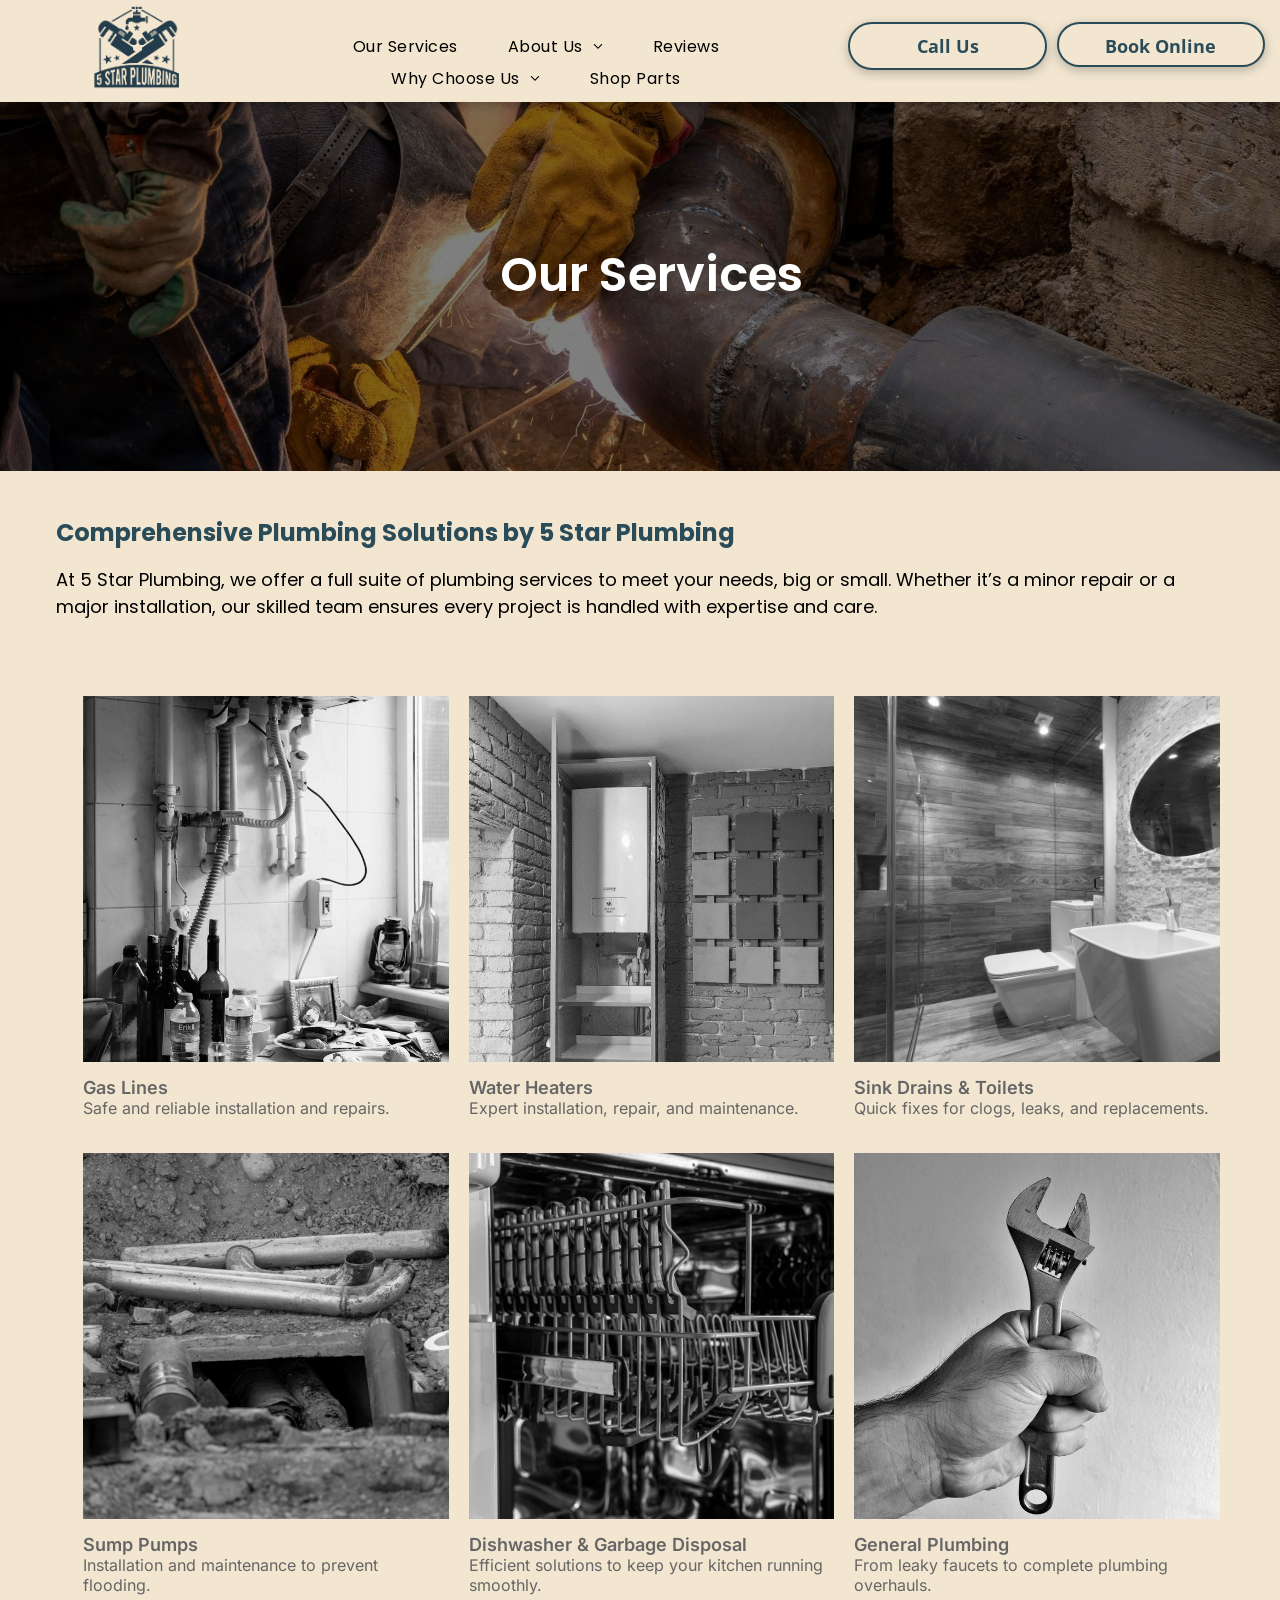
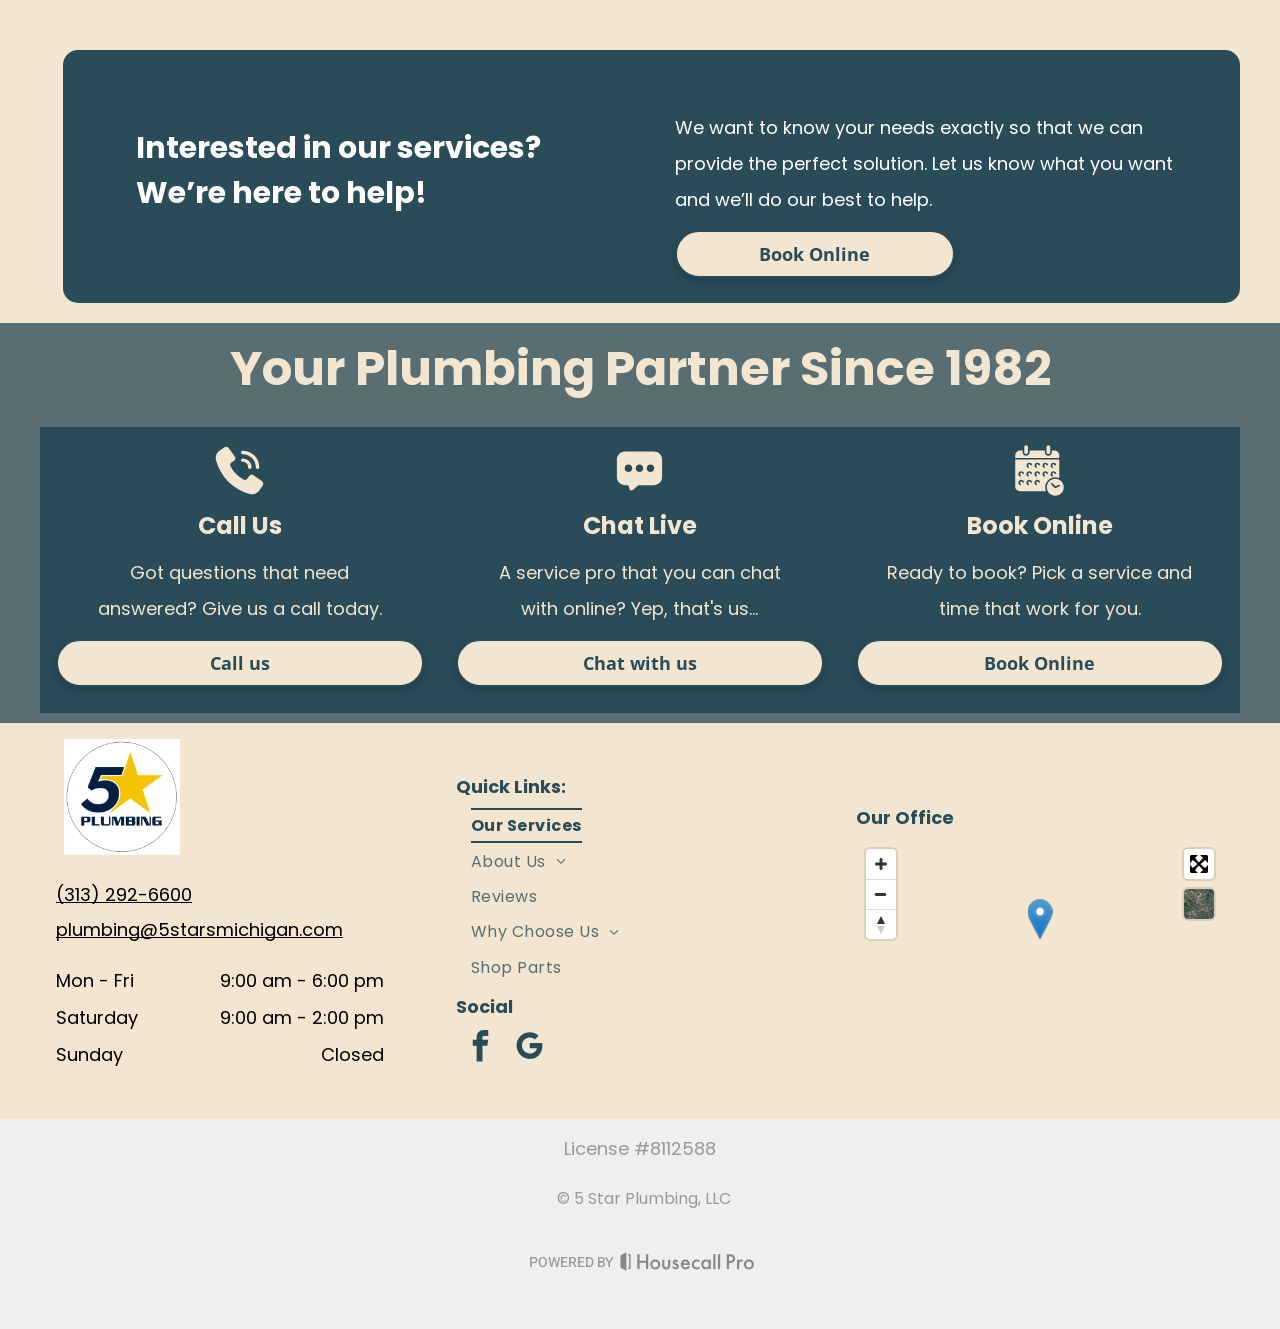
<file: our-services/index.html>
<!doctype html><html lang="en" class="pointer skrollr skrollr-desktop" style><head><meta charset="utf-8"><meta http-equiv="Content-Security-Policy" content="default-src &apos;none&apos;; connect-src &apos;self&apos;; img-src &apos;self&apos;; media-src &apos;self&apos;; style-src &apos;self&apos; &apos;unsafe-inline&apos;; font-src &apos;self&apos;; script-src &apos;sha256-1DnXuvC0RghJGzIyTJJibVBhOAwPnV6hxjg6MDBRsug=&apos; &apos;sha256-pBURBJEOE4ctGupKjlXbeYlH1TXGLjhXYjMLzmSkQG0=&apos; &apos;sha256-Rh1HET3NHRlqvWNtFC4Bapv4IhY9P8KJkDan5Sok6rw=&apos; &apos;sha256-aRDIMRVzzBjfkAf0I4SZWDWpZ5amVUjXIytCk59BLRw=&apos; &apos;sha256-cW1BRtZqxmOJ3rChrOJxs/LvcNS3noD8t/a6Eif6BMQ=&apos;; base-uri &apos;none&apos;; form-action &apos;none&apos;"><meta name="viewport" content="width=device-width, initial-scale=1"><title>Plumbing Services | 5 Star Plumbing LLC Experts</title><meta name="description" content="Explore our plumbing services, including repairs, installations, and maintenance. Trust 5 Star Plumbing LLC for all your plumbing needs since 1982."><link rel="canonical" href="https://5stars-demo.robertdevore.com/our-services"><link rel="alternate" type="application/rss+xml" href="/feed/index.xml" title="Latest posts"><meta name="migration-motion" content="{&quot;schema&quot;:&quot;migration-motion/v1&quot;,&quot;adapters&quot;:[],&quot;entrances&quot;:[],&quot;unsupported&quot;:[]}"><link rel="stylesheet" href="/assets/css/our-services.css"><link rel="kujo-site-index" href="/.well-known/kujo-site-index.json"><link rel="alternate" type="text/plain" href="/llms.txt" title="LLM-readable site index"><link rel="migration-search-index" href="/assets/search-index.json"><link rel="stylesheet" href="/assets/css/migration-search.css"><link rel="stylesheet" href="/assets/css/agent.css"><link rel="icon" href="/assets/media/14de7a5205fc4177426a.ico"><meta name="robots" content="index,follow"><script type="application/ld+json">{"@context":"https://schema.org","@type":"WebPage","name":"Plumbing Services | 5 Star Plumbing LLC Experts","headline":"Plumbing Services | 5 Star Plumbing LLC Experts","url":"https://5stars-demo.robertdevore.com/our-services"}</script><meta property="og:title" content="Plumbing Services | 5 Star Plumbing LLC Experts"><meta property="og:description" content="Explore our plumbing services, including repairs, installations, and maintenance. Trust 5 Star Plumbing LLC for all your plumbing needs since 1982."><meta property="og:url" content="https://5stars-demo.robertdevore.com/our-services"><meta name="twitter:card" content="summary"><meta name="twitter:title" content="Plumbing Services | 5 Star Plumbing LLC Experts"><meta name="twitter:description" content="Explore our plumbing services, including repairs, installations, and maintenance. Trust 5 Star Plumbing LLC for all your plumbing needs since 1982."><meta property="og:type" content="website"><meta property="og:image" content="https://5stars-demo.robertdevore.com/assets/media/68f127489fd8622e2d8c.webp"></head><body class="dmRoot dmDesktopBody fix-mobile-scrolling addCanvasBorder dmResellerSite dmLargeBody responsiveTablet d1SiteBody dmBodyNoIscroll" id="dmRoot" data-page-alias="our-services" style="padding:0;margin:0"> <div class="dmwr" id="dm"> <div class="dm_wrapper standard-var5 widgetStyle-3 standard"> <div class="dm-home-page" id="1901957768"> <div class="runtime-module-container dm-bfs dm-layout-sec hasAnimations rows-1200 hasStickyHeader hamburger-reverse dmPageBody d-page-1716942098 inputs-css-clean dmFreeHeader" data-background-parallax-selector=".dmHomeSection1, .dmSectionParallex" data-page-class="1716942098" data-responsive-name="ResponsiveDesktopTopTabletHamburger" data-soch="true" dmtemplateid="Hamburger" id="dm-outer-wrapper"> <div class="dmOuter" id="dmStyle_outerContainer"> <div class="dmInner" data-auto="page-inner" id="dmStyle_innerContainer"> <div class="dmLayoutWrapper standard-var dmStandardDesktop"> <div id="site_content"> <div class="p_hfcontainer showOnMedium"> <div aria-hidden="true" class="hamburger-drawer layout-drawer" data-origin="side-reverse" id="hamburger-drawer" inert> <div class="u_1011275989 dmRespRow" id="1011275989" style="text-align:center"> <div class="dmRespColsWrapper" id="1987936242"> <div class="u_1311552362 dmRespCol small-12 medium-12 large-12 empty-column" id="1311552362"></div> </div> </div> <div class="u_1641888626 dmRespRow middleDrawerRow" id="1641888626" style="text-align:center"> <div class="dmRespColsWrapper" id="1228425272"> <div class="dmRespCol small-12 u_1797823586 medium-12 large-12" id="1797823586"> <nav class="u_1609080198 effect-top-bottom main-navigation unifiednav dmLinksMenu" data-auto="links-menu" data-element-type="onelinksmenu" data-logo-src data-nav-structure="VERTICAL" data-show-vertical-sub-items="HIDE" dmle_extension="onelinksmenu" id="1609080198" layout-main="vertical_nav_layout_2" layout-sub role="navigation" aria-label="Navigation 1"> <ul class="unifiednav__container unav-top  " data-auto="navigation-pages" role="menubar"> <li class="unifiednav__item-wrap" data-auto="more-pages" data-depth="0" role="menuitem"> <a aria-current="page" class="unifiednav__item unav-item unav-top-item dmUDNavigationItem_010101642799 currentPage dmNavItemSelected" data-auto="selected-page" data-target-page-alias href="/our-services" tabindex="-1" data-migration-hidden-tabindex="0"> <span class="nav-item-text " data-auto="page-text-style" data-link-text="Our Services">Our Services<span class="icon icon-angle-down"></span> </span> </a> </li> <li aria-expanded="false" aria-haspopup="true" class="unifiednav__item-wrap" data-auto="more-pages" data-depth="0" data-sub-nav-menu="true" role="menuitem"> <a class="unifiednav__item unav-item unav-top-item dmUDNavigationItem_010101878841 unifiednav__item_has-sub-nav" data-target-page-alias href="/about-us" tabindex="-1" data-migration-hidden-tabindex="0"> <span class="nav-item-text " data-auto="page-text-style" data-link-text="About Us">About Us<span class="icon icon-angle-down"></span> </span> </a> <ul class="unifiednav__container unifiednav__container_sub-nav unav-sub" data-auto="sub-pages" data-depth="0" role="menu"> <li class="unifiednav__item-wrap" data-auto="more-pages" data-depth="1" role="menuitem"> <a class="unifiednav__item unav-item dmUDNavigationItem_010101956113" data-target-page-alias href="/about-us#Areas" tabindex="-1" data-migration-hidden-tabindex="-1"> <span class="nav-item-text " data-auto="page-text-style" data-link-text="Areas">Areas<span class="icon icon-angle-right"></span> </span> </a> </li> </ul> </li> <li class="unifiednav__item-wrap" data-auto="more-pages" data-depth="0" role="menuitem"> <a class="unifiednav__item unav-item unav-top-item dmUDNavigationItem_010101295483" data-target-page-alias href="/reviews" tabindex="-1" data-migration-hidden-tabindex="0"> <span class="nav-item-text " data-auto="page-text-style" data-link-text="Reviews">Reviews<span class="icon icon-angle-down"></span> </span> </a> </li> <li aria-expanded="false" aria-haspopup="true" class="unifiednav__item-wrap" data-auto="more-pages" data-depth="0" data-sub-nav-menu="true" role="menuitem"> <a class="unifiednav__item unav-item unav-top-item dmUDNavigationItem_010101691615 unifiednav__item_has-sub-nav" data-target-page-alias href="/why-choose-us" tabindex="-1" data-migration-hidden-tabindex="0"> <span class="nav-item-text " data-auto="page-text-style" data-link-text="Why Choose Us">Why Choose Us<span class="icon icon-angle-down"></span> </span> </a> <ul class="unifiednav__container unifiednav__container_sub-nav unav-sub" data-auto="sub-pages" data-depth="0" role="menu"> <li class="unifiednav__item-wrap" data-auto="more-pages" data-depth="1" role="menuitem"> <a class="unifiednav__item unav-item dmUDNavigationItem_010101176509" data-target-page-alias href="/why-choose-us#SeeOurWork" tabindex="-1" data-migration-hidden-tabindex="-1"> <span class="nav-item-text " data-auto="page-text-style" data-link-text="See Our Work">See Our Work<span class="icon icon-angle-right"></span> </span> </a> </li> </ul> </li> <li class="unifiednav__item-wrap" data-auto="more-pages" data-depth="0" role="menuitem"> <a class="unifiednav__item unav-item unav-top-item dmUDNavigationItem_01010127303" data-target-page-alias href="https://5starplumbing.myshopify.com" tabindex="-1" data-migration-hidden-tabindex="0"> <span class="nav-item-text " data-auto="page-text-style" data-link-text="Shop Parts">Shop Parts<span class="icon icon-angle-down"></span> </span> </a> </li> </ul> </nav> </div> </div> </div> <div class="dmRespRow u_1002662885" id="1002662885" style="text-align:center"> <div class="dmRespColsWrapper" id="1199077278"> <div class="u_1400557979 dmRespCol small-12 medium-12 large-12" id="1400557979"> <div class="u_1789865884 dmNewParagraph" id="1789865884"> <div style="text-align:left"> <b> <span class="font-size-22 lh-1"> <div style="text-align:left"> <span> <span> <span class="font-size-22 lh-1"> <b> <span style="font-weight:700">Get in touch</span> </b> </span> </span> </span> </div> </span> </b> </div> </div> <div class="u_1099521599 dmNewParagraph" data-version="5" id="1099521599" style="line-height:initial"><p><a href="tel:3132926600" style="font-weight:bold;display:initial;color:rgb(242, 230, 208)" data-migration-hidden-tabindex="absent" tabindex="-1"><strong>(313) 292-6600</strong></a><span style="display:initial"><br></span></p></div><div class="dmNewParagraph u_1743755051" data-element-type="paragraph" data-version="5" id="1743755051" style="text-align:left;display:block"><p class="m-size-14 size-17"><a class="font-size-17 m-font-size-14" href="mailto:plumbing@5starsmichigan.com" style="color:rgb(242, 230, 208);font-weight:bold;display:initial" data-migration-hidden-tabindex="absent" tabindex="-1"><strong>plumbing@5starsmichigan.com</strong></a><span style="display:initial"><br></span></p></div> </div> </div> </div> </div> <div class="layout-drawer-overlay" id="layout-drawer-overlay"></div> </div> <div class="site_content"> <div class="showOnMedium hamburger-header-container p_hfcontainer" id="hamburger-header-container"> <div class="hamburger-header p_hfcontainer" id="hamburger-header"> <div class="u_1705692124 dmRespRow" id="1705692124" style="text-align:center"> <div class="dmRespColsWrapper" id="1469942216"> <div class="u_1915602394 dmRespCol small-12 large-3 medium-3" id="1915602394"> <div class="u_1040837169 imageWidget align-center" data-binding="W3siYmluZGluZ05hbWUiOiJpbWFnZSIsInZhbHVlIjoic2l0ZV9pbWFnZXMubG9nbyJ9XQ==" data-element-type="image" data-widget-type="image" id="1040837169"> <a href="/" id="1385289703" aria-label="5 Star Plumbing LLC Trusted Plumbing Experts Since 1982"><img alt data-diy-image data-dm-image-path="https://housecall-attachments-production.s3.us-west-1.amazonaws.com/organizations/logos/000/618/556/original/image.jpeg" data-migration-intrinsic-size height="1474" id="1629989392" src="/assets/media/dae90338aa020f0e1934.jpg" width="1474"></a> </div> </div> <div class="u_1377595472 dmRespCol empty-column small-12 large-5 medium-5" id="1377595472"></div> <div class="u_1655486006 dmRespCol small-12 large-4 medium-4" id="1655486006"> <div class="dmNewParagraph" data-diy-text data-element-type="paragraph" data-version="5" id="1052566482"><p class="m-size-24 size-30"><a class="m-font-size-24 font-size-30" href="tel:3132926600" style="font-weight:bold;display:initial;color:rgb(42, 76, 89)"><strong><span class="inline-data-binding" data-encoded-value="KDMxMykgMjkyLTY2MDA=" data-inline-binding="site_text.formatted_phone_number">(313) 292-6600</span></strong></a></p></div> </div> </div> </div> </div> </div> <button aria-controls="hamburger-drawer" aria-expanded="false" aria-label="menu" class="showOnMedium layout-drawer-hamburger hamburger-on-header" data-auto="layout-drawer-hamburger" id="layout-drawer-hamburger"> <span class="hamburger__slice"></span> <span class="hamburger__slice"></span> <span class="hamburger__slice"></span> </button> <div class="dmHeaderContainer fHeader d-header-wrapper showOnLarge"> <div class="u_hcontainer dmHeader p_hfcontainer" data-auto="header" data-scroll-responder-id="1" data-scrollable-target="body" data-scrollable-target-threshold="1" freeheader="true" has-shadow="true" id="hcontainer"> <div class="dmHeaderResp dmHeaderStack noSwitch" id="1709005236"> <div class="u_1427725579 dmRespRow dmDefaultListContentRow fullBleedChanged fullBleedMode mini-header-show-row" id="1427725579" style="text-align:center"> <div class="dmRespColsWrapper" id="1968279600"> <div class="u_1605582647 small-12 dmRespCol large-2 medium-2 has-one-widget-only" id="1605582647"> <div class="u_1880683085 imageWidget align-center" data-element-type="image" data-widget-type="image" id="1880683085"> <a href="/" id="1529290162"><img alt="5 Star Plumbing " data-dm-image-path="https://lirp.cdn-website.com/12c0a7d7/dms3rep/multi/opt/Screenshot_2024-11-20_221116-removebg-preview-1920w.png" data-migration-intrinsic-size height="219" id="1880698213" src="/assets/media/6522aeaed1c074d03732.webp" width="221"></a> </div> </div> <div class="u_1076692646 dmRespCol small-12 large-6 medium-6 has-one-widget-only" id="1076692646"> <span id="1184716628"></span> <nav class="u_1537873820 effect-float main-navigation unifiednav dmLinksMenu" data-auto="links-menu" data-element-type="onelinksmenu" data-show-vertical-sub-items="HOVER" dmle_extension="onelinksmenu" id="1537873820" layout-main="horizontal_nav_layout_2" layout-sub="submenu_horizontal_2" role="navigation" aria-label="Navigation 2"> <ul class="unifiednav__container unav-top  " data-auto="navigation-pages" role="menubar"> <li class="unifiednav__item-wrap" data-auto="more-pages" data-depth="0" role="menuitem"> <a aria-current="page" class="unifiednav__item unav-item unav-top-item dmUDNavigationItem_010101642799 currentPage dmNavItemSelected" data-auto="selected-page" data-target-page-alias href="/our-services" tabindex="0"> <span class="nav-item-text " data-auto="page-text-style" data-link-text="Our Services">Our Services<span class="icon icon-angle-down"></span> </span> </a> </li> <li aria-expanded="false" aria-haspopup="true" class="unifiednav__item-wrap" data-auto="more-pages" data-depth="0" data-sub-nav-menu="true" role="menuitem"> <a class="unifiednav__item unav-item unav-top-item dmUDNavigationItem_010101878841 unifiednav__item_has-sub-nav" data-target-page-alias href="/about-us" tabindex="0"> <span class="nav-item-text " data-auto="page-text-style" data-link-text="About Us">About Us<span class="icon icon-angle-down"></span> </span> </a> <ul class="unifiednav__container unifiednav__container_sub-nav unav-sub" data-auto="sub-pages" data-depth="0" role="menu"> <li class="unifiednav__item-wrap" data-auto="more-pages" data-depth="1" role="menuitem"> <a class="unifiednav__item unav-item dmUDNavigationItem_010101956113" data-target-page-alias href="/about-us#Areas" tabindex="-1"> <span class="nav-item-text " data-auto="page-text-style" data-link-text="Areas">Areas<span class="icon icon-angle-right"></span> </span> </a> </li> </ul> </li> <li class="unifiednav__item-wrap" data-auto="more-pages" data-depth="0" role="menuitem"> <a class="unifiednav__item unav-item unav-top-item dmUDNavigationItem_010101295483" data-target-page-alias href="/reviews" tabindex="0"> <span class="nav-item-text " data-auto="page-text-style" data-link-text="Reviews">Reviews<span class="icon icon-angle-down"></span> </span> </a> </li> <li aria-expanded="false" aria-haspopup="true" class="unifiednav__item-wrap" data-auto="more-pages" data-depth="0" data-sub-nav-menu="true" role="menuitem"> <a class="unifiednav__item unav-item unav-top-item dmUDNavigationItem_010101691615 unifiednav__item_has-sub-nav" data-target-page-alias href="/why-choose-us" tabindex="0"> <span class="nav-item-text " data-auto="page-text-style" data-link-text="Why Choose Us">Why Choose Us<span class="icon icon-angle-down"></span> </span> </a> <ul class="unifiednav__container unifiednav__container_sub-nav unav-sub" data-auto="sub-pages" data-depth="0" role="menu"> <li class="unifiednav__item-wrap" data-auto="more-pages" data-depth="1" role="menuitem"> <a class="unifiednav__item unav-item dmUDNavigationItem_010101176509" data-target-page-alias href="/why-choose-us#SeeOurWork" tabindex="-1"> <span class="nav-item-text " data-auto="page-text-style" data-link-text="See Our Work">See Our Work<span class="icon icon-angle-right"></span> </span> </a> </li> </ul> </li> <li class="unifiednav__item-wrap" data-auto="more-pages" data-depth="0" role="menuitem"> <a class="unifiednav__item unav-item unav-top-item dmUDNavigationItem_01010127303" data-target-page-alias href="https://5starplumbing.myshopify.com" tabindex="0"> <span class="nav-item-text " data-auto="page-text-style" data-link-text="Shop Parts">Shop Parts<span class="icon icon-angle-down"></span> </span> </a> </li> </ul> </nav> </div> <div class="u_1627533762 dmRespCol small-12 large-2 medium-2 has-one-widget-only" id="1627533762"> <span id="1065867596"></span> <a class="u_1906048674 align-center dmButtonLink dmWidget dmWwr default dmOnlyButton dmDefaultGradient flexButton" data-display-type="block" data-element-type="dButtonLinkId" href="tel:3132926600" id="1906048674"> <span aria-hidden="true" class="iconBg" id="1459601307"> <span class="icon hasFontIcon icon-star" id="1919439162"></span> </span> <span class="text" id="1122948279">Call Us</span> </a> </div> <div class="u_1122777961 dmRespCol small-12 large-2 medium-2 has-more-one-widget" id="1122777961"> <div class="u_1536432177 widget-efc62f dmCustomWidget" data-element-type="custom_extension" data-lazy-load="true" data-title data-widget-config="eyJidG5UZXh0IjoiQm9vayBPbmxpbmUifQ==" data-widget-id="efc62f75e6bb42cdb1b602a58254b1b2" data-widget-initialized data-widget-version="399" dmle_extension="custom_extension" id="1536432177" style="display:block"> <a href="https://book.housecallpro.com/book/5-Star-Plumbing-LLC/8cdd0840345c47539ac764e460bac3f1?v2=true"> <div class="dmWidget button-class"> <span class="text">Book Online</span> <span class="iconBg"></span> </div> </a> <migration-script aria-hidden="true" hidden="hidden" style="display:none !important"></migration-script><migration-script aria-hidden="true" hidden="hidden" style="display:none !important"></migration-script><migration-script aria-hidden="true" hidden="hidden" style="display:none !important"></migration-script></div> </div> </div> </div> </div> </div> </div> <div class="stickyHeaderSpacer" data-auto="sticky-header-spacer" data-new="true" id="stickyHeaderSpacer"></div> <div class="dmBody u_dmStyle_template_our-services dm-home-page" id="dmFirstContainer"> <div class="allWrapper" data-auto="all-wrapper" id="allWrapper"> <div class="dmContent" id="dm_content" role="main"> <div class="dmHomeRespTmpl mainBorder dmRespRowsWrapper dmFullRowRespTmpl dmRespRowsWrapperSize1" id="1716942098"> <div class="u_1952312548 dmRespRow hasBackgroundOverlay dmSectionNoParallax" data-page-element-id="1447370462" data-page-element-type="section" id="1952312548" style="text-align:center"> <div class="dmRespColsWrapper" id="1755475843"> <div class="dmRespCol small-12 medium-12 large-12" id="1008695568"> <span id="1620152671"></span> <div class="u_1793056114 dmNewParagraph" data-element-type="paragraph" data-version="5" id="1793056114" style="text-align:center"> <h2 class="text-align-center" data-migration-heading-level="2"><span style="color:rgb(255, 255, 255);font-weight:600;display:initial">Our Services</span></h2> </div></div> </div> </div> <div class="u_1541199738 dmRespRow" data-anchor="Our Team" data-page-element-id="1166077123" data-page-element-type="section" id="1541199738"> <div class="dmRespColsWrapper" id="1619331539"> <div class="dmRespCol large-12 medium-12 small-12 u_1758275497" id="1758275497"> <div class="u_1197235473 dmNewParagraph" data-ai-tag="Heading" data-element-type="paragraph" data-version="5" id="1197235473" style="text-align:left;display:block"> <h3 data-migration-heading-level="3"><span style="display:unset;color:rgb(42, 76, 89)">Comprehensive Plumbing Solutions by 5 Star Plumbing</span></h3> </div><div class="u_1383018996 dmNewParagraph" data-ai-tag="Paragraph" data-element-type="paragraph" data-version="5" id="1383018996" style="text-align:left;display:block"><p style="line-height:1.5"><span style="display:unset">At 5 Star Plumbing, we offer a full suite of plumbing services to meet your needs, big or small. Whether it&#x2019;s a minor repair or a major installation, our skilled team ensures every project is handled with expertise and care.</span></p></div> </div> </div> </div> <div class="dmRespRow u_1554402208" data-page-element-id="1166077123" data-page-element-type="section" id="1554402208"> <div class="dmRespColsWrapper" id="1209672937"> <div class="dmRespCol large-12 medium-12 small-12 u_1467627476" id="1467627476"> <div class="u_1366525973 dmPhotoGallery newPhotoGallery dmPhotoGalleryResp photo-gallery-done photoGallery text-layout-bottom captionAlignment-top_left" data-desktop-caption-alignment="top_left" data-desktop-columns="3" data-desktop-layout="square" data-desktop-text-layout="bottom" data-element-type="dPhotoGalleryId" data-image-hover-effect="reverse-grayscale" data-mobile-caption-alignment="top_left" data-placeholder="false" data-rows-to-show="100" data-widget-type="photoGallery" id="1366525973"> <div class="dmPhotoGalleryHolder clearfix gallery shadowEffectToChildren gallery4inArow" id="1362986591"></div><div class="layout-container square" data-migration-gallery-grid="true" style="--cloner-gallery-columns:3;--cloner-gallery-mobile-columns:2"><div class="photogallery-row" data-index="0"><div class="photogallery-column  column-3" data-index="0"><div class="photoGalleryThumbs animated null" data-index="0"> <div class="thumbnailInnerWrapper" style="opacity:1"> <div class="image-container revealed"> <a data-dm-multisize-attr="temp" aria-labelledby="1766288237" data-dm-force-device="mobile" class="u_1598616913" data-image-url="https://irp.cdn-website.com/12c0a7d7/dms3rep/multi/pexels-photo-11211127.jpeg" style=";background-image:url(&quot;/assets/media/0fad5b6fad7829d8c900.jpg&quot;)"><img src="/assets/media/a34cb0419d37e79886d0.jpg" alt="A kitchen counter with bottles of wine and a heater on the wall." id="1751097755" aria-labelledby="1766288237" class="lazyloaded" width="1920" height="2880" data-migration-intrinsic-size></a> </div> <div class="caption-container u_1846581005" id="1846581005" style="display:none;height:71px"> <span class="caption-inner"> <h3 id="1766288237" class="caption-title u_1766288237" data-ai-tag="Full name" data-migration-heading-level="3">Gas Lines</h3> <div class="caption-text u_1643818701" data-ai-tag="Role" id="1643818701"><p class="rteBlock">Safe and reliable installation and repairs.</p></div> <a class="caption-button dmWidget  clearfix u_1867374387" data-auto="caption-button" id="1867374387"> <span class="iconBg" data-auto="button-icon-bg"> <span class="icon hasFontIcon " data-auto="button-icon"></span> </span> <span class="text" data-auto="button-text">Button</span> </a> </span> </div> </div> </div></div><div class="photogallery-column  column-3" data-index="1"><div class="photoGalleryThumbs animated null" data-index="1"> <div class="thumbnailInnerWrapper" style="opacity:1"> <div class="image-container revealed"> <a data-dm-multisize-attr="temp" aria-labelledby="1351227664" data-dm-force-device="mobile" class="u_1906101204" data-image-url="https://irp.cdn-website.com/12c0a7d7/dms3rep/multi/pexels-photo-9551366.jpeg" style=";background-image:url(&quot;/assets/media/65c22d500d5cdc4ca836.jpg&quot;)"><img src="/assets/media/d9de9041157d859885a2.jpg" alt="A room with a brick wall and a stove in a cabinet" id="1157499252" aria-labelledby="1351227664" class="lazyloaded" width="1920" height="1440" data-migration-intrinsic-size></a> </div> <div class="caption-container u_1447851418" id="1447851418" style="display:none;height:71px"> <span class="caption-inner"> <h3 id="1351227664" class="caption-title u_1351227664" data-ai-tag="Full name" data-migration-heading-level="3">Water Heaters</h3> <div class="caption-text u_1361489720" data-ai-tag="Role" id="1361489720"><p class="rteBlock">Expert installation, repair, and maintenance.</p></div> <a class="caption-button dmWidget  clearfix u_1247173892" data-auto="caption-button" id="1247173892"> <span class="iconBg" data-auto="button-icon-bg"> <span class="icon hasFontIcon " data-auto="button-icon"></span> </span> <span class="text" data-auto="button-text">Button</span> </a> </span> </div> </div> </div></div><div class="photogallery-column  column-3" data-index="2"><div class="photoGalleryThumbs animated null" data-index="2"> <div class="thumbnailInnerWrapper" style="opacity:1"> <div class="image-container revealed"> <a data-dm-multisize-attr="temp" aria-labelledby="1922567785" data-dm-force-device="mobile" class="u_1093227540" data-image-url="https://irp.cdn-website.com/12c0a7d7/dms3rep/multi/pexels-photo-7018821.jpeg" style=";background-image:url(&quot;/assets/media/5548d607c89831154b39.jpg&quot;)"><img src="/assets/media/d93b97e078b6724512fe.jpg" alt="A bathroom with a toilet , sink , shower and mirror." id="1562548858" aria-labelledby="1922567785" class="lazyloaded" width="1920" height="2425" data-migration-intrinsic-size></a> </div> <div class="caption-container u_1665031969" id="1665031969" style="display:none;height:71px"> <span class="caption-inner"> <h3 id="1922567785" class="caption-title u_1922567785" data-ai-tag="Full name" data-migration-heading-level="3">Sink Drains &amp; Toilets</h3> <div class="caption-text u_1897195500" data-ai-tag="Role" id="1897195500"><p class="rteBlock">Quick fixes for clogs, leaks, and replacements.</p></div> <a class="caption-button dmWidget  clearfix u_1088538222" data-auto="caption-button" id="1088538222"> <span class="iconBg" data-auto="button-icon-bg"> <span class="icon hasFontIcon " data-auto="button-icon"></span> </span> <span class="text" data-auto="button-text">Button</span> </a> </span> </div> </div> </div></div></div><div class="photogallery-row" data-index="1"><div class="photogallery-column  column-3" data-index="0"><div class="photoGalleryThumbs animated null" data-index="3"> <div class="thumbnailInnerWrapper" style="opacity:1"> <div class="image-container revealed"> <a data-dm-multisize-attr="temp" aria-labelledby="1038301437" data-dm-force-device="mobile" class="u_1410844973" data-image-url="https://irp.cdn-website.com/12c0a7d7/dms3rep/multi/pexels-photo-29274530.jpeg" style=";background-image:url(&quot;/assets/media/6733e7df79fe5ced97a3.jpg&quot;)"><img src="/assets/media/1c301ea19f460602d5a2.jpg" alt="A bunch of pipes are laying in the dirt on the ground." id="1420114866" aria-labelledby="1038301437" class="lazyloaded" width="1920" height="1280" data-migration-intrinsic-size></a> </div> <div class="caption-container u_1171679992" id="1171679992" style="display:none;height:91px"> <span class="caption-inner"> <h3 id="1038301437" class="caption-title u_1038301437" data-ai-tag="Full name" data-migration-heading-level="3">Sump Pumps</h3> <div class="caption-text u_1501378792" data-ai-tag="Role" id="1501378792"><p class="rteBlock">Installation and maintenance to prevent flooding.</p></div> <a class="caption-button dmWidget  clearfix u_1678318608" data-auto="caption-button" id="1678318608"> <span class="iconBg" data-auto="button-icon-bg"> <span class="icon hasFontIcon " data-auto="button-icon"></span> </span> <span class="text" data-auto="button-text">Button</span> </a> </span> </div> </div> </div></div><div class="photogallery-column  column-3" data-index="1"><div class="photoGalleryThumbs animated null" data-index="4"> <div class="thumbnailInnerWrapper" style="opacity:1"> <div class="image-container revealed"> <a data-dm-multisize-attr="temp" aria-labelledby="1654306418" data-dm-force-device="mobile" class="u_1792732762" data-image-url="https://irp.cdn-website.com/12c0a7d7/dms3rep/multi/pexels-photo-3829555.jpeg" style=";background-image:url(&quot;/assets/media/14fdffd975124c34bda5.jpg&quot;)"><img src="/assets/media/61ce3549f81d6faa2b59.jpg" alt="A close up of a dishwasher with the door open." id="1625375469" aria-labelledby="1654306418" class="lazyloaded" width="1920" height="1280" data-migration-intrinsic-size></a> </div> <div class="caption-container u_1272589801" id="1272589801" style="display:none;height:91px"> <span class="caption-inner"> <h3 id="1654306418" class="caption-title u_1654306418" data-ai-tag="Full name" data-migration-heading-level="3">Dishwasher &amp; Garbage Disposal</h3> <div class="caption-text u_1888172401" data-ai-tag="Role" id="1888172401"><p class="rteBlock">Efficient solutions to keep your kitchen running smoothly.</p></div> <a class="caption-button dmWidget  clearfix u_1731489632" data-auto="caption-button" id="1731489632"> <span class="iconBg" data-auto="button-icon-bg"> <span class="icon hasFontIcon " data-auto="button-icon"></span> </span> <span class="text" data-auto="button-text">Email</span> </a> </span> </div> </div> </div></div><div class="photogallery-column  column-3" data-index="2"><div class="photoGalleryThumbs animated null" data-index="5"> <div class="thumbnailInnerWrapper" style="opacity:1"> <div class="image-container revealed"> <a data-dm-multisize-attr="temp" aria-labelledby="1125904995" data-dm-force-device="mobile" class="u_1984085686" data-image-url="https://irp.cdn-website.com/12c0a7d7/dms3rep/multi/pexels-photo-29459133.jpeg" style=";background-image:url(&quot;/assets/media/9159bfa3c0f245df128c.jpg&quot;)"><img src="/assets/media/798db83a00b1303e67d8.jpg" alt="A person is holding a wrench in their hand in a black and white photo." id="1881564902" aria-labelledby="1125904995" class="lazyloaded" width="1920" height="2880" data-migration-intrinsic-size></a> </div> <div class="caption-container u_1324041605" id="1324041605" style="display:none;height:91px"> <span class="caption-inner"> <h3 id="1125904995" class="caption-title u_1125904995" data-ai-tag="Full name" data-migration-heading-level="3">General Plumbing</h3> <div class="caption-text u_1059202867" data-ai-tag="Role" id="1059202867"><p class="rteBlock">From leaky faucets to complete plumbing overhauls.</p></div> <a class="caption-button dmWidget  clearfix u_1408988520" data-auto="caption-button" id="1408988520"> <span class="iconBg" data-auto="button-icon-bg"> <span class="icon hasFontIcon " data-auto="button-icon"></span> </span> <span class="text" data-auto="button-text">Button</span> </a> </span> </div> </div> </div></div></div></div> </div> </div> </div> </div> <div class="u_1197438110 dmRespRow dmSectionParallaxNew skrollable skrollable-before" data-bottom-top="background-position: 50% 100px;" data-center="background-position: 50% 0px;" data-page-element-id="1088253150" data-page-element-type="section" data-top-bottom="background-position: 50% -100px;" id="1197438110" style="text-align:center;background-position:50% 100px"> <div class="dmRespColsWrapper" id="1536440393"> <div class="u_1109279458 dmRespCol small-12 medium-12 large-12" data-anim-desktop="fadeInUp" id="1109279458" style="visibility:visible !important"> <span id="1501221190"></span> <div class="dmRespRow u_1616608077" id="1616608077"> <div class="dmRespColsWrapper" id="1873036132"> <div class="u_1150646671 dmRespCol small-12 large-6 medium-6" id="1150646671"> <div class="u_1053138259 dmNewParagraph" data-element-type="paragraph" data-version="5" id="1053138259" style="text-align:left;display:block"> <h3 class="m-size-25 size-30 m-text-align-center" data-migration-heading-level="3"><span class="m-font-size-25 font-size-30" style="display:unset;color:rgb(255, 255, 255)">Interested in our services? We&#x2019;re here to help!</span></h3> </div> </div> <div class="u_1580245458 dmRespCol small-12 large-6 medium-6" id="1580245458"> <div class="u_1688812421 dmNewParagraph" data-element-type="paragraph" data-version="5" id="1688812421"><p class="size-18 m-size-16 m-text-align-center"><span class="font-size-18 m-font-size-16" style="color:rgb(255, 255, 255);display:unset">We want to know your needs exactly so that we can provide the perfect solution. Let us know what you want and we&#x2019;ll do our best to help.</span></p></div> <div class="u_1844077757 widget-efc62f dmCustomWidget" data-element-type="custom_extension" data-lazy-load="true" data-title data-widget-config="eyJidG5UZXh0IjoiQm9vayBPbmxpbmUifQ==" data-widget-id="efc62f75e6bb42cdb1b602a58254b1b2" data-widget-initialized data-widget-version="399" dmle_extension="custom_extension" id="1844077757" style="display:block"> <a href="https://book.housecallpro.com/book/5-Star-Plumbing-LLC/8cdd0840345c47539ac764e460bac3f1?v2=true"> <div class="dmWidget button-class"> <span class="text">Book Online</span> <span class="iconBg"></span> </div> </a> <migration-script aria-hidden="true" hidden="hidden" style="display:none !important"></migration-script><migration-script aria-hidden="true" hidden="hidden" style="display:none !important"></migration-script><migration-script aria-hidden="true" hidden="hidden" style="display:none !important"></migration-script></div> </div> </div> </div> </div> </div> </div> <h1 class="migration-primary-heading" style="position:absolute;width:1px;height:1px;padding:0;margin:-1px;overflow:hidden;clip:rect(0,0,0,0);white-space:nowrap;border:0" data-migration-heading-level="1">Plumbing Services | 5 Star Plumbing LLC Experts</h1></div> </div> </div> </div> <div class="sticky-widgets-container-global" id="1341509743"></div> <div class="dmFooterContainer"> <div class="u_fcontainer f_hcontainer dmFooter p_hfcontainer" id="fcontainer"> <div class="dmFooterResp generalFooter" id="1943048428"> <div class="u_1565240394 dmRespRow" data-page-element-id="1696729888" data-page-element-type="section" id="1565240394"> <div class="dmRespColsWrapper" id="1828040980"> <div class="dmRespCol large-12 medium-12 small-12 u_1071049586" id="1071049586"> <div class="u_1072239730 dmNewParagraph" data-ai-tag="Section title" data-element-type="paragraph" data-version="5" id="1072239730" style="text-align:left;display:block"> <h2 class="text-align-center" data-migration-heading-level="2"><span style="display:unset;color:rgb(242, 230, 208)">Your Plumbing Partner Since 1982</span></h2> </div> </div> </div> </div> <div class="u_1977920924 dmRespRow" data-page-element-id="1696729888" data-page-element-type="section" id="1977920924"> <div class="dmRespColsWrapper" id="1014287798"> <div class="dmRespCol small-12 u_1641544193 medium-4 large-4" id="1641544193"> <div class="u_1387654064 graphicWidget graphicWidgetV2 graphicWidgetV3" data-element-type="graphic" data-widget-type="graphic" id="1387654064"> <svg class="svg u_1651002410" height="100%" id="1651002410" viewBox="0 0 100 100" width="100%" xmlns="http://www.w3.org/2000/svg"> <title id="1653540269">A black and white silhouette of a telephone on a white background.</title> <path d="m58.332 66.594c2.0195 0.99609 4.4648 0.34766 5.7266-1.5156l3.5078-5.1836c0.82031-1.2148 2.0977-2.0469 3.543-2.3086 1.4414-0.26172 2.9297 0.070312 4.125 0.91797l15.727 11.164h-0.003907c2.4219 1.7188 3.0195 5.0625 1.3477 7.5156l-5.9805 8.7656c-1.9375 2.8711-4.7305 5.0625-7.9805 6.2617-3.25 1.2031-6.7969 1.3516-10.137 0.43359-14.527-4.0547-27.781-11.742-38.512-22.34-10.598-10.73-18.285-23.984-22.34-38.512-0.91797-3.3398-0.76953-6.8867 0.43359-10.137 1.1992-3.25 3.3906-6.043 6.2617-7.9805l8.7656-5.9805c2.4531-1.6719 5.7969-1.0742 7.5156 1.3477l11.164 15.727v-0.003906c0.84766 1.1953 1.1797 2.6836 0.91797 4.125-0.26172 1.4453-1.0938 2.7227-2.3086 3.543l-5.1836 3.5078c-1.8633 1.2617-2.5117 3.707-1.5156 5.7266 5.3398 10.824 14.102 19.586 24.926 24.926zm27.578-22.516c-0.007812-7.9531-3.1719-15.574-8.793-21.195-5.6211-5.6211-13.242-8.7852-21.195-8.793-1.7227 0-3.125 1.3984-3.125 3.125 0 1.7266 1.4023 3.125 3.125 3.125 6.2969 0.007812 12.328 2.5117 16.777 6.9609s6.9531 10.484 6.9609 16.777c0.027344 1.7031 1.418 3.0742 3.125 3.0742 1.707 0 3.0977-1.3711 3.125-3.0742zm-13.973 0c-0.007812-4.2461-1.6953-8.3164-4.6953-11.32-3.0039-3-7.0742-4.6875-11.32-4.6953-1.7227 0-3.125 1.4023-3.125 3.125 0 1.7266 1.4023 3.125 3.125 3.125 5.3906 0.007812 9.7578 4.375 9.7656 9.7656 0.023438 1.707 1.418 3.0742 3.125 3.0742s3.0977-1.3672 3.125-3.0742z"/> </svg> </div> <div class="u_1027697682 dmNewParagraph" data-ai-tag data-element-type="paragraph" data-version="5" id="1027697682" style="text-align:left"> <h3 class="text-align-center" data-migration-heading-level="3"><span style="display:unset;color:rgb(242, 230, 208)">Call Us</span></h3> </div> <div class="u_1073005016 dmNewParagraph" data-ai-tag="Email description" data-element-type="paragraph" data-version="5" id="1073005016" style="text-align:left;display:block"><p class="text-align-center"><span style="display:unset;color:rgb(242, 230, 208)">Got questions that need answered? Give us a call today.</span></p></div> <a class="u_1617843699 default align-center flexButton dmCall voipReplacement dmWidget dmNoMark dmWwr" data-display-type="block" data-element-type="clicktocall" dmle_extension="clicktocall" id="1617843699"> <span aria-hidden="true" class="iconBg" data-auto="button-icon-bg"> <span class="icon hasFontIcon icon-phone" data-auto="button-icon"></span> </span> <span class="text" data-auto="button-text">Call us</span> <span class="text phoneNumHolder">3132926600</span></a> </div> <div class="dmRespCol small-12 u_1885406386 medium-4 large-4" id="1885406386"> <div class="u_1711046468 graphicWidget graphicWidgetV2 graphicWidgetV3" data-element-type="graphic" data-widget-type="graphic" id="1711046468"> <svg class="svg u_1450475197" height="100%" id="1450475197" viewBox="0 0 100 100" width="100%" xmlns="http://www.w3.org/2000/svg"> <title id="1995731522">A black speech bubble with three white dots on a white background.</title> <path d="m75.473 15.555h-51.059c-8.6172 0-15.523 6.3008-15.523 14.766v31.406c0 8.457 6.9062 14.941 15.523 14.941h5.1055l2.4727 7.3008c0.78906 2.2695 4.1094 3.0703 5.9258 1.5039l10.078-8.8047h27.477c8.6172 0 15.637-6.4844 15.637-14.941v-31.406c0-8.4648-7.0195-14.766-15.637-14.766zm-45.508 37.145c-3.793 0-6.8633-3.0703-6.8633-6.8594 0-3.7852 3.0742-6.8594 6.8633-6.8594 3.7852 0 6.8594 3.0742 6.8594 6.8594-0.003907 3.7891-3.0742 6.8594-6.8594 6.8594zm19.98 0c-3.793 0-6.8633-3.0703-6.8633-6.8594 0-3.7852 3.0742-6.8594 6.8633-6.8594 3.7852 0 6.8594 3.0742 6.8594 6.8594 0 3.7891-3.0742 6.8594-6.8594 6.8594zm19.984 0c-3.793 0-6.8633-3.0703-6.8633-6.8594 0-3.7852 3.0742-6.8594 6.8633-6.8594 3.7852 0 6.8594 3.0742 6.8594 6.8594-0.003906 3.7891-3.0742 6.8594-6.8594 6.8594z"/> </svg> </div> <div class="u_1987861359 dmNewParagraph" data-ai-tag data-element-type="paragraph" data-styletopreserve="{" data-version="5" id="1987861359" style="text-align:left"> <h3 class="text-align-center" data-migration-heading-level="3"><span style="display:unset;color:rgb(242, 230, 208)">Chat Live</span></h3> </div> <div class="u_1881406616 dmNewParagraph" data-ai-tag="Phone description" data-element-type="paragraph" data-version="5" id="1881406616" style="text-align:left;display:block"><p class="text-align-center"><span style="display:unset;color:rgb(242, 230, 208)">A service pro that you can chat with online? Yep, that&apos;s us...</span></p></div> <div class="widget-17d08a dmCustomWidget" data-element-type="custom_extension" data-lazy-load="true" data-title data-widget-config="eyJidG5UZXh0IjoiQ2hhdCB3aXRoIHVzIn0=" data-widget-id="17d08a18dcf3473092c59bac87552ffe" data-widget-initialized data-widget-version="21" dmle_extension="custom_extension" id="1637410045" style="min-height:48px"> <a> <div class="dmWidget chat-button-class"> <span class="text">Chat with us</span> <span class="iconBg"></span> </div> </a> <migration-script aria-hidden="true" hidden="hidden" style="display:none !important"></migration-script> </div> </div> <div class="dmRespCol small-12 u_1030621789 medium-4 large-4" id="1030621789"> <div class="u_1113996988 graphicWidget graphicWidgetV2 graphicWidgetV3" data-element-type="graphic" data-widget-type="graphic" id="1113996988"> <svg class="svg u_1641936558" height="100%" id="1641936558" viewBox="0 0 100 100" width="100%" xmlns="http://www.w3.org/2000/svg"> <title id="1251079147">A black and white icon of a calendar with a clock next to it.</title> <path d="m44.879 73.848c0.69922 0.4375 0.91016 1.3633 0.46875 2.0625-0.4375 0.69922-1.3633 0.91016-2.0625 0.46875-0.73438-0.46484-1.3477-1.1133-1.7695-1.875-0.40625-0.73828-0.64062-1.5898-0.64062-2.4844 0-1.4219 0.57812-2.7109 1.5078-3.6406l0.097657-0.089844c0.92188-0.87891 2.1758-1.418 3.5469-1.418 1.0625 0 2.0586 0.32812 2.8867 0.89062 0.84375 0.57422 1.5156 1.3945 1.8984 2.3594 0.30469 0.76562-0.070312 1.6367-0.83984 1.9375-0.76562 0.30469-1.6367-0.070313-1.9375-0.83984-0.16016-0.40234-0.4375-0.75-0.79297-0.98828-0.33984-0.23047-0.75781-0.36328-1.2109-0.36328-0.56641 0-1.082 0.21875-1.4922 0.59766-0.41406 0.41797-0.65625 0.95703-0.65625 1.5508 0 0.38281 0.097657 0.73828 0.26563 1.043 0.17578 0.32031 0.43359 0.58984 0.73828 0.78125zm-14.609 0c0.69922 0.4375 0.91016 1.3633 0.46875 2.0625-0.4375 0.69922-1.3633 0.91016-2.0625 0.46875-0.73438-0.46484-1.3477-1.1133-1.7695-1.875-0.41016-0.73828-0.64062-1.5859-0.64062-2.4844 0-1.4219 0.57812-2.7109 1.5078-3.6406l0.097656-0.089844c0.92188-0.87891 2.1758-1.418 3.5469-1.418 1.0625 0 2.0586 0.32812 2.8867 0.89062 0.84766 0.57422 1.5156 1.3945 1.8984 2.3594 0.30469 0.76562-0.070313 1.6367-0.83984 1.9375-0.76562 0.30469-1.6367-0.070313-1.9375-0.83984-0.16016-0.40234-0.4375-0.75-0.79297-0.98828-0.33984-0.23047-0.75781-0.36328-1.2109-0.36328-0.56641 0-1.082 0.21875-1.4922 0.59766-0.41406 0.41797-0.65625 0.95703-0.65625 1.5508 0 0.37891 0.097656 0.73828 0.26562 1.043 0.17578 0.32031 0.43359 0.58984 0.73828 0.78125zm-14.609 0c0.69922 0.4375 0.91016 1.3633 0.46875 2.0625-0.4375 0.69922-1.3633 0.91016-2.0625 0.46875-0.73438-0.46484-1.3477-1.1133-1.7891-1.918-0.40234-0.76172-0.62109-1.582-0.62109-2.4414 0-1.4219 0.57812-2.7109 1.5078-3.6406l0.097657-0.089844c0.92188-0.87891 2.1758-1.418 3.5469-1.418 1.0625 0 2.0586 0.32812 2.8867 0.89062 0.84766 0.57422 1.5156 1.3945 1.8984 2.3594 0.30469 0.76562-0.070312 1.6367-0.83984 1.9375-0.76562 0.30469-1.6367-0.070313-1.9375-0.83984-0.16016-0.40234-0.4375-0.75-0.79297-0.98828-0.33984-0.23047-0.75781-0.36328-1.2109-0.36328-0.56641 0-1.082 0.21875-1.4922 0.59766-0.41406 0.41797-0.65625 0.95703-0.65625 1.5508 0 0.35938 0.082032 0.69531 0.24609 1.0117 0.19141 0.34766 0.44922 0.62109 0.75781 0.81641zm29.215-15.586c0.69922 0.4375 0.91016 1.3633 0.46875 2.0625-0.4375 0.69922-1.3633 0.91016-2.0625 0.46875-0.73438-0.46484-1.3477-1.1133-1.7695-1.875-0.40625-0.73828-0.64062-1.5898-0.64062-2.4844 0-1.4219 0.57812-2.7109 1.5078-3.6406 0.93359-0.93359 2.2227-1.5078 3.6445-1.5078 1.0625 0 2.0586 0.32812 2.8867 0.89062 0.84375 0.57422 1.5156 1.3984 1.8984 2.3633 0.30469 0.76563-0.070313 1.6367-0.83984 1.9375-0.76562 0.30469-1.6367-0.070312-1.9375-0.83984-0.16016-0.40625-0.44141-0.75-0.79297-0.98828-0.33984-0.23047-0.75781-0.36328-1.2109-0.36328-0.59375 0-1.1328 0.24219-1.5234 0.62891-0.38672 0.38672-0.62891 0.92578-0.62891 1.5195 0 0.38281 0.097656 0.73828 0.26562 1.043 0.17578 0.32031 0.43359 0.58984 0.73828 0.78125zm29.219 0c0.69922 0.4375 0.91016 1.3633 0.46875 2.0625-0.4375 0.69922-1.3633 0.91016-2.0625 0.46875-0.73438-0.46484-1.3477-1.1133-1.7695-1.875-0.41016-0.73828-0.64062-1.5859-0.64062-2.4844 0-1.4141 0.57812-2.7031 1.5156-3.6406 0.9375-0.93359 2.2227-1.5117 3.6367-1.5117 1.0625 0 2.0586 0.32812 2.8867 0.89062 0.84375 0.57422 1.5156 1.3984 1.8984 2.3633 0.30469 0.76562-0.070313 1.6367-0.83984 1.9375-0.76562 0.30469-1.6367-0.070312-1.9375-0.83984-0.16016-0.40625-0.44141-0.75-0.79297-0.98828-0.33984-0.23047-0.75781-0.36328-1.2109-0.36328-0.59766 0-1.1367 0.23828-1.5195 0.625-0.39062 0.39062-0.62891 0.92969-0.62891 1.5273 0 0.37891 0.097656 0.73828 0.26562 1.043 0.17578 0.31641 0.43359 0.58984 0.73828 0.78125zm-14.609 0c0.69922 0.4375 0.91016 1.3633 0.46875 2.0625-0.4375 0.69922-1.3633 0.91016-2.0625 0.46875-0.73438-0.46484-1.3477-1.1133-1.7891-1.918-0.40234-0.76172-0.62109-1.582-0.62109-2.4414 0-1.4141 0.57812-2.7031 1.5156-3.6406 0.9375-0.93359 2.2227-1.5117 3.6367-1.5117 1.0625 0 2.0586 0.32812 2.8867 0.89062 0.84375 0.57422 1.5156 1.3984 1.8984 2.3633 0.30469 0.76562-0.070313 1.6367-0.83984 1.9375-0.76562 0.30469-1.6367-0.070312-1.9375-0.83984-0.16016-0.40625-0.44141-0.75-0.79297-0.98828-0.33984-0.23047-0.75781-0.36328-1.2109-0.36328-0.59766 0-1.1367 0.23828-1.5195 0.625-0.39063 0.39062-0.62891 0.92969-0.62891 1.5273 0 0.35938 0.082031 0.69531 0.24609 1.0117 0.19141 0.34766 0.44922 0.62109 0.75781 0.81641zm-29.219 0c0.69922 0.4375 0.91016 1.3633 0.46875 2.0625-0.4375 0.69922-1.3633 0.91016-2.0625 0.46875-0.73438-0.46484-1.3477-1.1133-1.7695-1.875-0.41016-0.73828-0.64062-1.5859-0.64062-2.4844 0-1.4219 0.57812-2.7109 1.5078-3.6406 0.93359-0.93359 2.2227-1.5078 3.6445-1.5078 1.0625 0 2.0586 0.32812 2.8867 0.89062 0.84375 0.57422 1.5156 1.3984 1.8984 2.3633 0.30469 0.76563-0.070313 1.6367-0.83984 1.9375-0.76562 0.30469-1.6367-0.070312-1.9375-0.83984-0.16016-0.40625-0.44141-0.75-0.79297-0.98828-0.33984-0.23047-0.75781-0.36328-1.2109-0.36328-0.59375 0-1.1328 0.24219-1.5234 0.62891-0.38672 0.38672-0.62891 0.92578-0.62891 1.5195 0 0.37891 0.097656 0.73828 0.26562 1.043 0.17578 0.32031 0.43359 0.58984 0.73828 0.78125zm-14.609 0c0.69922 0.4375 0.91016 1.3633 0.46875 2.0625-0.4375 0.69922-1.3633 0.91016-2.0625 0.46875-0.73438-0.46484-1.3477-1.1133-1.7891-1.918-0.40234-0.76172-0.62109-1.582-0.62109-2.4414 0-1.4219 0.57812-2.7109 1.5078-3.6406 0.93359-0.93359 2.2227-1.5078 3.6445-1.5078 1.0625 0 2.0586 0.32812 2.8867 0.89062 0.84375 0.57422 1.5156 1.3984 1.8984 2.3633 0.30469 0.76563-0.070313 1.6367-0.83984 1.9375-0.76562 0.30469-1.6367-0.070312-1.9375-0.83984-0.16016-0.40625-0.44141-0.75-0.79297-0.98828-0.33984-0.23047-0.75781-0.36328-1.2109-0.36328-0.59375 0-1.1328 0.24219-1.5234 0.62891-0.38672 0.38672-0.62891 0.92578-0.62891 1.5195 0 0.35938 0.082031 0.69531 0.24609 1.0117 0.19141 0.34766 0.44922 0.62109 0.75781 0.81641zm29.215-15.586c0.69922 0.4375 0.91016 1.3633 0.46875 2.0625-0.4375 0.69922-1.3633 0.91016-2.0625 0.46875-0.73438-0.46484-1.3477-1.1133-1.7695-1.875-0.40625-0.73828-0.64062-1.5898-0.64062-2.4844 0-1.4219 0.57812-2.7109 1.5078-3.6406l0.097656-0.089843c0.92188-0.87891 2.1758-1.418 3.5469-1.418 1.0625 0 2.0586 0.32812 2.8867 0.89062 0.84375 0.57422 1.5156 1.3945 1.8984 2.3594 0.30469 0.76562-0.070313 1.6367-0.83984 1.9375-0.76562 0.30469-1.6367-0.070313-1.9375-0.83984-0.16016-0.40234-0.4375-0.75-0.79297-0.98828-0.33984-0.23047-0.75781-0.36328-1.2109-0.36328-0.56641 0-1.082 0.21875-1.4922 0.60156-0.41406 0.41797-0.65625 0.95703-0.65625 1.5508 0 0.38281 0.097656 0.73828 0.26562 1.043 0.17578 0.32031 0.43359 0.58984 0.73828 0.78125zm29.219 0c0.69922 0.4375 0.91016 1.3633 0.46875 2.0625-0.4375 0.69922-1.3633 0.91016-2.0625 0.46875-0.73438-0.46484-1.3477-1.1133-1.7695-1.875-0.41016-0.73828-0.64062-1.5859-0.64062-2.4844 0-1.4219 0.57812-2.7109 1.5078-3.6406l0.097656-0.089843c0.92188-0.87891 2.1758-1.418 3.5469-1.418 1.0625 0 2.0586 0.32812 2.8867 0.89062 0.84766 0.57422 1.5156 1.3945 1.8984 2.3594 0.30469 0.76562-0.070313 1.6367-0.83984 1.9375-0.76562 0.30469-1.6367-0.070313-1.9375-0.83984-0.16016-0.40234-0.44141-0.75-0.79297-0.98828-0.33984-0.23047-0.75781-0.36328-1.2109-0.36328-0.56641 0-1.082 0.21875-1.4922 0.60156-0.41406 0.41797-0.65625 0.95703-0.65625 1.5508 0 0.37891 0.097656 0.73828 0.26562 1.043 0.17578 0.32031 0.43359 0.58984 0.73828 0.78125zm-14.609 0c0.69922 0.4375 0.91016 1.3633 0.46875 2.0625-0.4375 0.69922-1.3633 0.91016-2.0625 0.46875-0.73438-0.46484-1.3477-1.1133-1.7891-1.9141-0.40234-0.76562-0.62109-1.5859-0.62109-2.4414 0-1.4219 0.57813-2.7109 1.5078-3.6406l0.097656-0.089844c0.92188-0.87891 2.1758-1.418 3.5469-1.418 1.0625 0 2.0586 0.32812 2.8867 0.89062 0.84766 0.57422 1.5156 1.3945 1.8984 2.3594 0.30469 0.76562-0.070312 1.6367-0.83984 1.9375-0.76562 0.30469-1.6367-0.070313-1.9375-0.83984-0.16016-0.40234-0.44141-0.75-0.79297-0.98828-0.33984-0.23047-0.75781-0.36328-1.2109-0.36328-0.56641 0-1.082 0.21875-1.4922 0.60156-0.41406 0.41797-0.65625 0.95703-0.65625 1.5508 0 0.35938 0.082031 0.69531 0.24609 1.0117 0.19141 0.34766 0.44922 0.62109 0.75781 0.8125zm-29.219 0c0.69922 0.4375 0.91016 1.3633 0.46875 2.0625-0.4375 0.69922-1.3633 0.91016-2.0625 0.46875-0.73438-0.46484-1.3477-1.1133-1.7695-1.875-0.41016-0.73828-0.64063-1.5859-0.64063-2.4844 0-1.4219 0.57813-2.7109 1.5078-3.6406l0.097656-0.089843c0.92188-0.87891 2.1758-1.418 3.5469-1.418 1.0625 0 2.0586 0.32812 2.8867 0.89062 0.84766 0.57422 1.5156 1.3945 1.8984 2.3594 0.30469 0.76562-0.070312 1.6367-0.83984 1.9375-0.76562 0.30469-1.6367-0.070313-1.9375-0.83984-0.16016-0.40234-0.4375-0.75-0.79297-0.98828-0.33984-0.23047-0.75781-0.36328-1.2109-0.36328-0.56641 0-1.082 0.21875-1.4922 0.60156-0.41406 0.41797-0.65625 0.95703-0.65625 1.5508 0 0.37891 0.097656 0.73828 0.26562 1.043 0.17578 0.32031 0.43359 0.58984 0.73828 0.78125zm41 32.574c-0.58594-0.58594-0.58594-1.5352 0-2.1211 0.58594-0.58594 1.5352-0.58594 2.1211 0l5.6914 5.6953 6.25-2.7266c0.75781-0.32812 1.6406 0.015625 1.9688 0.77344 0.32812 0.75781-0.015625 1.6406-0.77344 1.9688l-7.0859 3.0898c-0.56641 0.29687-1.2852 0.21094-1.7617-0.26563l-6.4141-6.4141zm14.668-11.586v-33.551h-80.082v48.855c0 2.4258 0.99609 4.6367 2.5938 6.2344s3.8086 2.5938 6.2344 2.5938h47.121c-0.94141-2.2109-1.4648-4.6445-1.4648-7.1953 0-5.0781 2.0625-9.6758 5.3906-13.008 3.3281-3.3359 7.9297-5.3945 13.012-5.3945 2.5547 0 4.9844 0.52344 7.1953 1.4609zm3.6914 6.0469c-2.7852-2.7852-6.6367-4.5117-10.891-4.5117-4.2539 0-8.1055 1.7266-10.891 4.5117-2.7891 2.7852-4.5117 6.6367-4.5117 10.891 0 4.2188 1.6953 8.043 4.4727 10.852 2.8242 2.8203 6.6758 4.543 10.926 4.543 4.2539 0 8.1055-1.7227 10.891-4.5078 2.7891-2.7812 4.5117-6.6328 4.5117-10.887 0-4.2188-1.6953-8.0391-4.5117-10.891zm-3.6914-42.598v-4.7305c0-2.4258-0.99609-4.6328-2.5938-6.2344-1.5977-1.5977-3.8086-2.5938-6.2344-2.5938h-4.6133v3.1641c0 1.7578-0.71875 3.3555-1.875 4.5117s-2.7539 1.875-4.5117 1.875c-1.7578 0-3.3555-0.71875-4.5117-1.875s-1.875-2.7578-1.875-4.5117v-3.1641h-27.648v3.1641c0 1.7578-0.71875 3.3555-1.875 4.5117s-2.7539 1.875-4.5117 1.875c-1.7578 0-3.3555-0.71875-4.5117-1.875s-1.875-2.7539-1.875-4.5117v-3.1641h-4.6172c-2.4258 0-4.6328 0.99609-6.2344 2.5938-1.5977 1.5977-2.5938 3.8086-2.5938 6.2344v4.7305zm-17.441-22.113c-0.61328-0.61328-1.4609-0.99609-2.3906-0.99609-0.92969 0-1.7773 0.38281-2.3906 0.99609-0.61719 0.60938-0.99609 1.457-0.99609 2.3906v9.3281c0 0.92969 0.38281 1.7773 0.99609 2.3906s1.4609 0.99609 2.3906 0.99609c0.92969 0 1.7773-0.38281 2.3906-0.99609s0.99609-1.4648 0.99609-2.3906v-9.3281c0-0.90234-0.35547-1.7227-0.99609-2.3906zm-40.422 0c-0.61328-0.61328-1.4609-0.99609-2.3906-0.99609-0.92969 0-1.7773 0.38281-2.3906 0.99609-0.61328 0.61328-0.99609 1.4609-0.99609 2.3906v9.3281c0 0.92969 0.38281 1.7773 0.99609 2.3906 0.61328 0.61328 1.4609 0.99609 2.3906 0.99609 0.92969 0 1.7773-0.38281 2.3906-0.99609 0.61328-0.61328 0.99609-1.4609 0.99609-2.3906v-9.3281c0-0.92969-0.38281-1.7773-0.99609-2.3906z"/> </svg> </div> <div class="u_1650743291 dmNewParagraph" data-ai-tag data-element-type="paragraph" data-styletopreserve="{" data-version="5" id="1650743291"> <h3 class="text-align-center" data-migration-heading-level="3"><span style="display:unset;color:rgb(242, 230, 208)">Book Online</span></h3> </div> <div class="u_1049563651 dmNewParagraph" data-ai-tag="Address description" data-element-type="paragraph" data-version="5" id="1049563651" style="text-align:left;display:block"><p class="text-align-center"><span style="display:unset;color:rgb(242, 230, 208)">Ready to book? Pick a service and time that work for you.</span></p></div> <div class="widget-efc62f dmCustomWidget" data-element-type="custom_extension" data-lazy-load="true" data-title data-widget-config="eyJidG5UZXh0IjoiQm9vayBPbmxpbmUifQ==" data-widget-id="efc62f75e6bb42cdb1b602a58254b1b2" data-widget-initialized data-widget-version="399" dmle_extension="custom_extension" id="1732799312" style="display:block"> <a href="https://book.housecallpro.com/book/5-Star-Plumbing-LLC/8cdd0840345c47539ac764e460bac3f1?v2=true"> <div class="dmWidget button-class"> <span class="text">Book Online</span> <span class="iconBg"></span> </div> </a> <migration-script aria-hidden="true" hidden="hidden" style="display:none !important"></migration-script><migration-script aria-hidden="true" hidden="hidden" style="display:none !important"></migration-script><migration-script aria-hidden="true" hidden="hidden" style="display:none !important"></migration-script></div> </div> </div> </div> <div class="u_1024809266" data-auto="flex-section" data-flex-id="641a0a17e9721660d13a4d4d" data-layout-section id="1024809266"> <div class="flex-widgets-container" id="1553833485"></div> <section class="flex-element section" data-auto="flex-element-section" id="641a0a17e9721660d13a4d4e"> <div class="flex-element grid" data-auto="flex-element-grid" data-layout-grid id="641a0a17e9721660d13a4d4f"> <div class="flex-element group" data-auto="flex-element-group" id="641a0a17e9721660d13a4d50"> <div class="flex-element group" data-auto="flex-element-group" id="641a0a17e9721660d13a4d51"> <div class="flex-element group" data-auto="flex-element-group" id="641a0a17e9721660d13a4d52"> <div class="flex-element widget-wrapper" data-auto="flex-element-widget-wrapper" data-external-id="1244604967" data-widget-type="image" id="641a0a17e9721660d13a4d56"> <div class="imageWidget align-center u_1244604967" data-binding="W3siYmluZGluZ05hbWUiOiJpbWFnZSIsInZhbHVlIjoic2l0ZV9pbWFnZXMubG9nbyJ9XQ==" data-element-type="image" data-widget-type="image" id="1244604967"> <a href="/" id="1619286054"><img alt="5 Star Plumbing " data-diy-image data-dm-image-path="https://housecall-attachments-production.s3.us-west-1.amazonaws.com/organizations/logos/000/618/556/original/image.jpeg" height="98" id="1962036641" src="/assets/media/dae90338aa020f0e1934.jpg" width="180"></a> </div> </div> </div> <div class="flex-element widget-wrapper" data-auto="flex-element-widget-wrapper" data-external-id="1905230015" data-widget-type="custom" id="widget_0bp"> <div class="widget-1a380e dmCustomWidget" data-element-type="custom_extension" data-lazy-load="false" data-title data-widget-config="e30=" data-widget-id="1a380ed351f1451e83c117f2e4461947" data-widget-initialized data-widget-version="50" dmle_extension="custom_extension" id="1905230015"><migration-script aria-hidden="true" hidden="hidden" style="display:none !important"></migration-script></div> </div> <div class="flex-element widget-wrapper" data-auto="flex-element-widget-wrapper" data-external-id="1158509244" data-widget-type="paragraph" id="641a0a17e9721660d13a4d60"> <div class="dmNewParagraph" data-binding="W3siYmluZGluZ05hbWUiOiJ0ZXh0IiwidmFsdWUiOiJzaXRlX3RleHQuZm9ybWF0dGVkX3Bob25lX251bWJlciJ9XQ==" data-diy-text data-element-type="paragraph" data-version="5" id="1158509244"><p class="m-text-align-left text-align-left m-size-18"><a class="m-font-size-18" href="tel:3132926600" style="color:rgb(0, 0, 0);display:initial"><span class="inline-data-binding" data-encoded-value="KDMxMykgMjkyLTY2MDA=" data-inline-binding="site_text.formatted_phone_number">(313) 292-6600</span></a></p></div> </div><div class="flex-element widget-wrapper" data-auto="flex-element-widget-wrapper" data-external-id="1712768164" data-widget-type="paragraph" id="641a0a17e9721660d13a4d61"> <div class="dmNewParagraph" data-diy-text data-element-type="paragraph" data-version="5" id="1712768164"><p class="m-size-18 text-align-left m-text-align-left"><a class="m-font-size-18" href="mailto:plumbing@5starsmichigan.com" style="display:initial;color:rgb(0, 0, 0)"><span class="inline-data-binding" data-encoded-value="cGx1bWJpbmdANXN0YXJzbWljaGlnYW4uY29t" data-inline-binding="content_library.global.email.contact email">plumbing@5starsmichigan.com</span></a></p></div> </div> <div class="flex-element widget-wrapper" data-auto="flex-element-widget-wrapper" data-external-id="1461378988" data-widget-type="hoursOfOperation" id="641a0a17e9721660d13a4d63"> <div class="default u_1461378988 dmHoursOfOperation" data-binding="W3siYmluZGluZ05hbWUiOiJidXNpbmVzc19ob3VycyIsInZhbHVlIjoiY29udGVudF9saWJyYXJ5Lmdsb2JhbC5idXNpbmVzc19ob3VycyJ9XQ==" data-element-type="open_hours" data-widget-type="hoursOfOperation" dmle_extension="open_hours" id="1461378988"> <dl class="open-hours-data"> <div class="open-hours-item"> <dt>Mon - Fri</dt> <dd> <time>9:00 am</time> 
- <time>6:00 pm</time> </dd> </div><div class="open-hours-item"> <dt>Saturday</dt> <dd> <time>9:00 am</time> 
- <time>2:00 pm</time> </dd> </div> <div class="open-hours-item"> <dt>Sunday</dt> <dd>Closed</dd> </div> </dl> </div> </div> </div> <div class="flex-element group" data-auto="flex-element-group" id="641a0a17e9721660d13a4d54"> <div class="flex-element widget-wrapper" data-auto="flex-element-widget-wrapper" data-external-id="1171792158" data-widget-type="paragraph" id="widget_nep"> <div class="dmNewParagraph" data-element-type="paragraph" data-version="5" id="1171792158"><p class="text-align-left m-text-align-left"><strong style="font-weight:bold;display:unset;color:rgb(42, 76, 89)">Quick Links:</strong></p></div> </div> <div class="flex-element widget-wrapper" data-auto="flex-element-widget-wrapper" data-external-id="1452005621" data-widget-type="ONELinksMenu" id="widget_alb"> <nav class="u_1452005621 effect-top-bottom main-navigation unifiednav dmLinksMenu" data-auto="links-menu" data-element-type="onelinksmenu" data-logo-src data-nav-structure="HORIZONTAL" data-show-vertical-sub-items="HOVER" dmle_extension="onelinksmenu" id="1452005621" layout-main="horizontal_nav_layout_1" layout-sub="submenu_horizontal_1" role="navigation" aria-label="Navigation 3"> <ul class="unifiednav__container unav-top  " data-auto="navigation-pages" role="menubar"> <li class="unifiednav__item-wrap" data-auto="more-pages" data-depth="0" role="menuitem"> <a aria-current="page" class="unifiednav__item unav-item unav-top-item dmUDNavigationItem_010101642799 currentPage dmNavItemSelected" data-auto="selected-page" data-target-page-alias href="/our-services" tabindex="0"> <span class="nav-item-text " data-auto="page-text-style" data-link-text="Our Services">Our Services<span class="icon icon-angle-down"></span> </span> </a> </li> <li aria-expanded="false" aria-haspopup="true" class="unifiednav__item-wrap" data-auto="more-pages" data-depth="0" data-sub-nav-menu="true" role="menuitem"> <a class="unifiednav__item unav-item unav-top-item dmUDNavigationItem_010101878841 unifiednav__item_has-sub-nav" data-target-page-alias href="/about-us" tabindex="0"> <span class="nav-item-text " data-auto="page-text-style" data-link-text="About Us">About Us<span class="icon icon-angle-down"></span> </span> </a> <ul class="unifiednav__container unifiednav__container_sub-nav unav-sub" data-auto="sub-pages" data-depth="0" role="menu" style="overflow:auto"> <li class="unifiednav__item-wrap" data-auto="more-pages" data-depth="1" role="menuitem"> <a class="unifiednav__item unav-item dmUDNavigationItem_010101956113" data-target-page-alias href="/about-us#Areas" tabindex="-1"> <span class="nav-item-text " data-auto="page-text-style" data-link-text="Areas">Areas<span class="icon icon-angle-right"></span> </span> </a> </li> </ul> </li> <li class="unifiednav__item-wrap" data-auto="more-pages" data-depth="0" role="menuitem"> <a class="unifiednav__item unav-item unav-top-item dmUDNavigationItem_010101295483" data-target-page-alias href="/reviews" tabindex="0"> <span class="nav-item-text " data-auto="page-text-style" data-link-text="Reviews">Reviews<span class="icon icon-angle-down"></span> </span> </a> </li> <li aria-expanded="false" aria-haspopup="true" class="unifiednav__item-wrap" data-auto="more-pages" data-depth="0" data-sub-nav-menu="true" role="menuitem"> <a class="unifiednav__item unav-item unav-top-item dmUDNavigationItem_010101691615 unifiednav__item_has-sub-nav" data-target-page-alias href="/why-choose-us" tabindex="0"> <span class="nav-item-text " data-auto="page-text-style" data-link-text="Why Choose Us">Why Choose Us<span class="icon icon-angle-down"></span> </span> </a> <ul class="unifiednav__container unifiednav__container_sub-nav unav-sub" data-auto="sub-pages" data-depth="0" role="menu" style="overflow:auto"> <li class="unifiednav__item-wrap" data-auto="more-pages" data-depth="1" role="menuitem"> <a class="unifiednav__item unav-item dmUDNavigationItem_010101176509" data-target-page-alias href="/why-choose-us#SeeOurWork" tabindex="-1"> <span class="nav-item-text " data-auto="page-text-style" data-link-text="See Our Work">See Our Work<span class="icon icon-angle-right"></span> </span> </a> </li> </ul> </li> <li class="unifiednav__item-wrap" data-auto="more-pages" data-depth="0" role="menuitem"> <a class="unifiednav__item unav-item unav-top-item dmUDNavigationItem_01010127303" data-target-page-alias href="https://5starplumbing.myshopify.com" tabindex="0"> <span class="nav-item-text " data-auto="page-text-style" data-link-text="Shop Parts">Shop Parts<span class="icon icon-angle-down"></span> </span> </a> </li> </ul> </nav> </div> <div class="flex-element widget-wrapper" data-auto="flex-element-widget-wrapper" data-external-id="1137600032" data-widget-type="paragraph" id="df94e83e"> <div class="dmNewParagraph" data-element-type="paragraph" data-version="5" id="1137600032"><p class="text-align-left m-text-align-left"><strong style="font-weight:bold;display:unset;color:rgb(42, 76, 89)">Social</strong></p></div> </div> <div class="flex-element widget-wrapper" data-auto="flex-element-widget-wrapper" data-external-id="1886305612" data-widget-type="socialhub" id="641a0a17e9721660d13a4d5c"> <div class="align-center text-align-center u_1886305612 dmSocialHub gapSpacing" data-element-type="social_hub" dmle_extension="social_hub" id="1886305612"> <div class="socialHubWrapper"> <div class="socialHubInnerDiv " data-auto="social-hub-inner"> <a aria-label="facebook" href="https://www.facebook.com/profile.php?id=100057342643965&amp;_rdc=2&amp;_rdr"> <span aria-hidden="true" class="dmSocialFacebook dm-social-icons-facebook oneIcon socialHubIcon style9" data-hover-effect="float"></span> </a> <a aria-label="google_my_business" href="https://www.google.com/maps/place/5+Star+Plumbing/@42.2689113,-83.2647162,614m/data=!3m1!1e3!4m15!1m8!3m7!1s0x883b49f13d26d5ed:0x28b23f4ec4dc42b9!2s23561+Van+Born+Rd,+Taylor,+MI+48180,+USA!3b1!8m2!3d42.2689113!4d-83.2647162!16s%2Fg%2F11b8z623z2!3m5!1s0x883b49f13d03e4b3:0x11ad2269dbe7618d!8m2!3d42.2688875!4d-83.2646917!16s%2Fg%2F1td4_jg_?entry=ttu&amp;g_ep=EgoyMDI0MTExOS4yIKXMDSoASAFQAw%3D%3D"> <span aria-hidden="true" class="dmSocialGoogleMyBusiness dm-social-icons-google-my-business oneIcon socialHubIcon style9" data-hover-effect="float"></span> </a> </div> </div> </div> </div> </div> <div class="flex-element group" data-auto="flex-element-group" id="641a0a17e9721660d13a4d55"> <div class="flex-element widget-wrapper" data-auto="flex-element-widget-wrapper" data-external-id="1815757419" data-widget-type="paragraph" id="b9500a41"> <div class="dmNewParagraph" data-element-type="paragraph" data-version="5" id="1815757419"><p class="m-text-align-left text-align-left"><strong style="display:unset;font-weight:bold;color:rgb(42, 76, 89)">Our Office</strong></p></div> </div> <div class="flex-element widget-wrapper" data-auto="flex-element-widget-wrapper" data-external-id="1352287986" data-widget-type="clicktomap" id="widget_953"> <div class="default align-center flexButton inlineMap" data-address="23561 Van Born Rd, Taylor, MI 48180, US" data-color-scheme data-display-type="block" data-element-type="mapextension" data-height data-lang="en" data-lat="42.2689" data-layout data-lng="-83.26473" data-mapurl data-msid data-popup-description data-popup-description-visible="false" data-popup-display data-popup-display-desktop data-popup-display-mobile data-popup-show="false" data-popup-title data-popup-title-visible="false" data-type="inlineMap" data-zoom="13" dmle_extension="mapextension" id="1352287986"> <div class="mapContainer mapboxgl-map" style="height:100%;width:100%;overflow:hidden;z-index:0"><div class="mapboxgl-canary" style="visibility:hidden"></div><div class="mapboxgl-canvas-container mapboxgl-interactive mapboxgl-touch-drag-pan mapboxgl-touch-zoom-rotate"><div class="marker map-marker mapboxgl-marker mapboxgl-marker-anchor-center" data-auto="map-marker" style="transform:translate(-50%, -50%) translate(184px, 100px)"></div></div><div class="mapboxgl-control-container"><div class="mapboxgl-ctrl-top-left"><div class="mapboxgl-ctrl mapboxgl-ctrl-group"><button aria-label="Zoom in" class="mapboxgl-ctrl-icon mapboxgl-ctrl-zoom-in" title="Zoom in" type="button"></button><button aria-label="Zoom out" class="mapboxgl-ctrl-icon mapboxgl-ctrl-zoom-out" title="Zoom out" type="button"></button><button aria-label="Reset bearing to north" class="mapboxgl-ctrl-icon mapboxgl-ctrl-compass" title="Reset bearing to north" type="button"><span class="mapboxgl-ctrl-compass-arrow" style="transform:rotate(0deg)"></span></button></div></div><div class="mapboxgl-ctrl-top-right"><div class="mapboxgl-ctrl mapboxgl-ctrl-group"><button aria-label="Toggle fullscreen" class="mapboxgl-ctrl-icon mapboxgl-ctrl-fullscreen" type="button"></button></div><div class="mapboxgl-ctrl mapboxgl-ctrl-group"><button class="switcher map-switcher"></button></div></div><div class="mapboxgl-ctrl-bottom-left"><div class="mapboxgl-ctrl" style="display:none"><a aria-label="Mapbox logo" class="mapboxgl-ctrl-logo" href="https://www.mapbox.com/"></a></div></div><div class="mapboxgl-ctrl-bottom-right"><div class="mapboxgl-ctrl mapboxgl-ctrl-attrib mapboxgl-attrib-empty mapboxgl-compact"><div class="mapboxgl-ctrl-attrib-inner"></div></div></div></div></div> </div> </div> </div> </div> </div> </section> </div> <div data-auto="flex-section" data-flex-id="64069471097e186d78cb6937" data-layout-section id="1132006972"> <div class="flex-widgets-container" id="1291182493"></div> <section class="flex-element section" data-auto="flex-element-section" id="64069471097e186d78cb6938"> <div class="flex-element grid" data-auto="flex-element-grid" data-layout-grid id="64069471097e186d78cb693a"> <div class="flex-element group" data-auto="flex-element-group" id="64069471097e186d78cb6939"> <div class="flex-element group" data-auto="flex-element-group" id="64069471097e186d78cb693b"> <div class="flex-element widget-wrapper" data-auto="flex-element-widget-wrapper" data-external-id="1487714024" data-widget-type="paragraph" id="641a0a17e9721660d13a4d62"> <div class="dmNewParagraph" data-diy-text data-element-type="paragraph" data-version="5" id="1487714024"><p class="m-size-18 m-text-align-left text-align-center"><span class="m-font-size-18" style="display:unset;color:rgb(153, 153, 153)">License #</span><span class="m-font-size-18" style="color:rgb(153, 153, 153);display:initial"><span class="inline-data-binding" data-encoded-value="MzQ5MzQz" data-inline-binding="site_text.contractor_license">8112588</span></span></p></div> </div> <div class="flex-element widget-wrapper" data-auto="flex-element-widget-wrapper" data-external-id="1130608773" data-widget-type="paragraph" id="64069471097e186d78cb693c"> <div class="dmNewParagraph" data-diy-text data-element-type="paragraph" data-version="5" id="1130608773"><p class="m-size-13 m-text-align-center size-16 text-align-center"><span class="m-font-size-13 font-size-16" style="display:unset;color:rgb(153, 153, 153)">&#xa9;</span> <span class="m-font-size-13 font-size-16" style="display:unset;color:rgb(153, 153, 153)"> <span class="m-font-size-13 font-size-16" style="display:unset;color:rgb(153, 153, 153)"></span> </span> <span class="m-font-size-13 font-size-16" style="color:rgb(153, 153, 153);display:initial"><span class="inline-data-binding" data-encoded-value="NSBTdGFyIFBsdW1iaW5nLCBMTEM=" data-inline-binding="content_library.global.company_name">5 Star Plumbing, LLC</span></span></p></div> </div> </div> </div> </div> </section> </div> <div class="u_1142510965" data-auto="flex-section" data-flex-id="640513dbcb685039da966630" data-layout-section id="1142510965"> <div class="flex-widgets-container" id="1074551725"></div> <section class="flex-element section" data-auto="flex-element-section" id="640513dbcb685039da966631"> <div class="flex-element grid" data-auto="flex-element-grid" data-layout-grid id="640513dbcb685039da966633"> <div class="flex-element group" data-auto="flex-element-group" id="640513dbcb685039da966635"> <div class="flex-element group" data-auto="flex-element-group" id="640513dbcb685039da966632"> <div class="flex-element widget-wrapper" data-auto="flex-element-widget-wrapper" data-external-id="1167904330" data-widget-type="paragraph" id="640513dbcb685039da966634"> <div class="dmNewParagraph" data-element-type="paragraph" data-version="5" id="1167904330"> <h3 class="text-align-center size-14 m-size-11" data-migration-heading-level="3"><span class="font-size-14 m-font-size-11" style="color:rgb(153, 153, 153);font-weight:500;display:unset;font-family:Heebo, &apos;Heebo Fallback&apos;">POWERED BY</span> <a href="https://www.housecallpro.com/" style="position:relative;top:4px;left:4px"> <svg class="jss17 jss30" fill="#888888" height="20.3" viewBox="0 0 270 40" width="135" x="0px" xmlns="http://www.w3.org/2000/svg" y="0px"> <g> <polygon points="39.2,19.2 52,19.2 52,6 56.5,6 56.5,35.9 52,35.9 52,23.4 39.2,23.4 39.2,35.9 34.6,35.9 34.6,6 39.2,6  "/> <path d="M64.9,26.5c0,1.9,0.5,3.4,1.5,4.5s2.4,1.7,4.1,1.7s3.1-0.5,4.1-1.6s1.5-2.6,1.5-4.4c0-1.8-0.5-3.3-1.5-4.4 c-1-1.1-2.4-1.7-4.1-1.7s-3,0.6-4,1.7C65.4,23.3,64.9,24.7,64.9,26.5L64.9,26.5z M60.4,26.4c0-2.7,1-5,2.9-6.9 c1.9-1.9,4.3-2.9,7.1-2.9c2.8,0,5.2,1,7.2,2.9c1.9,1.9,2.9,4.3,2.9,7.1s-1,5.2-2.9,7.1c-2,1.9-4.4,2.8-7.2,2.8 c-2.8,0-5.2-1-7.1-2.9C61.4,31.7,60.4,29.3,60.4,26.4L60.4,26.4z"/> <path d="M88.7,17.1v10.8c0,3.1,1.2,4.7,3.7,4.7s3.7-1.6,3.7-4.7V17.1h4.4V28c0,1.5-0.2,2.8-0.6,3.9 c-0.4,1-1,1.9-1.9,2.7c-1.5,1.3-3.3,1.9-5.6,1.9c-2.3,0-4.1-0.6-5.6-1.9c-0.9-0.8-1.5-1.7-1.9-2.7c-0.4-0.9-0.5-2.2-0.5-3.9V17.1 H88.7L88.7,17.1z"/> <path d="M116.6,20.3l-3.6,1.9c-0.6-1.2-1.3-1.7-2.1-1.7c-0.4,0-0.7,0.1-1,0.4c-0.3,0.3-0.4,0.6-0.4,1 c0,0.7,0.8,1.4,2.5,2.1c2.3,1,3.9,1.9,4.7,2.7s1.2,2,1.2,3.4c0,1.8-0.7,3.3-2,4.6c-1.3,1.2-2.9,1.7-4.7,1.7c-3.2,0-5.4-1.5-6.7-4.6 l3.7-1.7c0.5,0.9,0.9,1.5,1.2,1.7c0.5,0.5,1.2,0.7,1.9,0.7c1.5,0,2.2-0.7,2.2-2c0-0.8-0.6-1.5-1.7-2.2c-0.4-0.2-0.9-0.4-1.3-0.6 c-0.4-0.2-0.9-0.4-1.3-0.6c-1.3-0.6-2.2-1.2-2.7-1.9c-0.7-0.8-1-1.8-1-3c0-1.6,0.6-3,1.7-4.1s2.5-1.6,4.2-1.6 C113.6,16.6,115.4,17.8,116.6,20.3L116.6,20.3z"/> <path d="M135.3,24c-0.6-2.3-2.1-3.5-4.4-3.5c-0.5,0-1,0.1-1.5,0.2c-0.5,0.2-0.9,0.4-1.3,0.7c-0.4,0.3-0.7,0.7-1,1.1 c-0.3,0.4-0.5,0.9-0.6,1.5H135.3L135.3,24z M139.7,27.6h-13.5c0.1,1.5,0.6,2.8,1.5,3.7c0.9,0.9,2,1.4,3.4,1.4c1.1,0,2-0.3,2.7-0.8 s1.5-1.5,2.4-2.9l3.7,2.1c-0.6,1-1.2,1.8-1.8,2.5s-1.3,1.3-2,1.7s-1.5,0.8-2.3,1s-1.7,0.3-2.7,0.3c-2.8,0-5.1-0.9-6.8-2.7 s-2.6-4.2-2.6-7.2s0.8-5.4,2.5-7.2s3.9-2.7,6.6-2.7c2.8,0,5,0.9,6.6,2.7s2.4,4.2,2.4,7.3L139.7,27.6L139.7,27.6z"/> <path d="M166.9,26.5c0,1.8,0.5,3.3,1.5,4.4c1,1.1,2.2,1.7,3.8,1.7s2.9-0.6,3.9-1.7c1-1.1,1.5-2.6,1.5-4.4 s-0.5-3.2-1.5-4.4c-1-1.1-2.3-1.7-3.9-1.7c-1.5,0-2.7,0.6-3.8,1.7C167.4,23.4,166.9,24.8,166.9,26.5L166.9,26.5z M177.3,17.1h4.4 v18.8h-4.4v-2c-1.8,1.7-3.7,2.5-5.8,2.5c-2.6,0-4.8-0.9-6.5-2.8c-1.7-1.9-2.5-4.3-2.5-7.2c0-2.8,0.8-5.2,2.5-7.1 c1.7-1.9,3.8-2.8,6.3-2.8c2.2,0,4.2,0.9,5.9,2.7v-2.1H177.3z"/> <polygon points="190.9,6 190.9,36 186.6,36 186.6,6  "/> <polygon points="200.3,6 200.3,36 195.9,36 195.9,6  "/> <path d="M218.1,19.6h1.7c4.1,0,6.2-1.6,6.2-4.8c0-3.1-2.1-4.6-6.4-4.6h-1.5V19.6L218.1,19.6z M218.1,23.8v12.1h-4.5 V6h5.1c2.5,0,4.4,0.2,5.7,0.5s2.4,1,3.4,2c1.7,1.7,2.6,3.8,2.6,6.3c0,2.7-0.9,4.9-2.7,6.5s-4.3,2.4-7.4,2.4L218.1,23.8L218.1,23.8z "/> <path d="M234.1,17.1h4.4v1.7c0.8-0.8,1.5-1.4,2.1-1.7s1.4-0.5,2.2-0.5c1.1,0,2.3,0.4,3.6,1.1l-2,4 c-0.8-0.6-1.6-0.9-2.4-0.9c-2.4,0-3.6,1.8-3.6,5.4V36H234L234.1,17.1L234.1,17.1z"/> <path d="M252.2,26.5c0,1.9,0.5,3.4,1.5,4.5s2.4,1.7,4.1,1.7s3.1-0.5,4.1-1.6s1.5-2.6,1.5-4.4c0-1.8-0.5-3.3-1.5-4.4 c-1-1.1-2.4-1.7-4.1-1.7s-3,0.6-4,1.7C252.7,23.3,252.2,24.7,252.2,26.5L252.2,26.5z M247.7,26.4c0-2.7,1-5,2.9-6.9 s4.3-2.9,7.1-2.9c2.8,0,5.2,1,7.2,2.9c1.9,1.9,2.9,4.3,2.9,7.1s-1,5.2-2.9,7.1c-2,1.9-4.4,2.8-7.2,2.8c-2.8,0-5.2-1-7.1-2.9 C248.7,31.7,247.7,29.3,247.7,26.4L247.7,26.4z"/> <path d="M154,20.5c0.2,0,0.4,0,0.6,0C154.3,20.5,154.2,20.5,154,20.5L154,20.5z"/> <path d="M153.7,20.5h0.1l0,0h0.1c0.2,0,0.4,0,0.6,0c1.6,0.1,3.2,0.5,4.6,1.3v-3.9c-1.7-0.9-3.4-1.3-5.3-1.3 c-2.9,0-5.3,1-7.3,2.9s-3,4.3-3,7.1s1,5.2,2.9,7.1c2,1.9,4.4,2.8,7.3,2.8c1.8,0,3.5-0.5,5.3-1.4v-3.9c-1.5,0.8-3.1,1.2-4.6,1.3 c-0.3,0-0.6,0.1-0.9,0.1c-1.6,0-3-0.6-4-1.7c-1-1.1-1.6-2.6-1.6-4.4c0-1.7,0.5-3.2,1.6-4.3C150.8,21.1,152.1,20.5,153.7,20.5 L153.7,20.5z"/> <path d="M153.9,20.5L153.9,20.5L153.9,20.5L153.9,20.5L153.9,20.5z"/> <polygon points="1,8.9 1,33.1 12.8,39.4 12.8,36 12.8,32.3 12.8,9.9 12.8,6.2 12.8,2  "/> <polygon points="21.1,35.9 16.2,35.9 16.2,33.1 18.3,33.1 18.4,8.8 16.2,8.8 16.2,6 21.2,6  "/> </g> </svg> </a> </h3> </div> </div> </div> </div> </div> </section> </div> </div> <div data-element-type="powered_by" dmle_extension="powered_by" id="1236746004"></div> </div> </div> </div> </div> </div> </div> </div> </div> </div> </div> </div> <migration-script aria-hidden="true" hidden="hidden" style="display:none !important"></migration-script> <migration-script aria-hidden="true" hidden="hidden" style="display:none !important"></migration-script> <migration-script aria-hidden="true" hidden="hidden" style="display:none !important"></migration-script> <migration-script aria-hidden="true" hidden="hidden" style="display:none !important"></migration-script> <migration-script aria-hidden="true" hidden="hidden" style="display:none !important"></migration-script> <migration-script aria-hidden="true" hidden="hidden" style="display:none !important"></migration-script> <migration-script aria-hidden="true" hidden="hidden" style="display:none !important"></migration-script> <migration-script aria-hidden="true" hidden="hidden" style="display:none !important"></migration-script> <migration-script aria-hidden="true" hidden="hidden" style="display:none !important"></migration-script> <migration-script aria-hidden="true" hidden="hidden" style="display:none !important"></migration-script> <migration-script aria-hidden="true" hidden="hidden" style="display:none !important"></migration-script> <migration-script aria-hidden="true" hidden="hidden" style="display:none !important"></migration-script> <migration-script aria-hidden="true" hidden="hidden" style="display:none !important"></migration-script> <div id="P6iryBW0Wu" style="display:none"></div> <div aria-hidden="true" class="pswp" role="dialog" tabindex="-1"> <div class="pswp__bg"></div> <div class="pswp__scroll-wrap"> <div class="pswp__container"> <div class="pswp__item"></div><div class="pswp__item"></div><div class="pswp__item"></div> </div> <div class="pswp__ui pswp__ui--hidden"> <div class="pswp__top-bar"> <div class="pswp__counter"></div> <button class="pswp__button pswp__button--close" data-auto="pswp-close" title="Close (Esc)" data-migration-hidden-tabindex="absent" tabindex="-1"></button> <button class="pswp__button pswp__button--share" data-auto="pswp-share" title="Share" data-migration-hidden-tabindex="absent" tabindex="-1"></button> <button class="pswp__button pswp__button--fs" title="Toggle fullscreen" data-migration-hidden-tabindex="absent" tabindex="-1"></button> <button class="pswp__button pswp__button--zoom" title="Zoom in/out" data-migration-hidden-tabindex="absent" tabindex="-1"></button> <div class="pswp__preloader"> <div class="pswp__preloader__icn"> <div class="pswp__preloader__cut"> <div class="pswp__preloader__donut"></div> </div> </div> </div> </div> <div class="pswp__share-modal pswp__share-modal--hidden pswp__single-tap"> <div class="pswp__share-tooltip"></div> </div> <button class="pswp__button pswp__button--arrow--left" title="Previous (arrow left)" data-migration-hidden-tabindex="absent" tabindex="-1"> </button> <button class="pswp__button pswp__button--arrow--right" title="Next (arrow right)" data-migration-hidden-tabindex="absent" tabindex="-1"> </button> <div class="pswp__caption"> <div class="pswp__caption__center"></div> </div> </div> </div> </div> <div data-locale="en" id="fb-root"></div> <div class="dmPopupMask" id="dmPopupMask"></div> <div class="dmPopup" data-auto="popup" id="dmPopup"> <div class="dmPopupCloseWrapper"> <div class="dmPopupClose dm-common-icons-close oneIcon" data-auto="popup-close"></div> </div> <div class="dmPopupTitle"> <span></span> Share by:</div> <div class="data"></div> </div><migration-script aria-hidden="true" hidden="hidden" style="display:none !important"></migration-script> <migration-script aria-hidden="true" hidden="hidden" style="display:none !important"></migration-script> <div id="proChatIframeContainer" style="bottom:0px;position:fixed;right:0px;width:110px;z-index:1200"><migration-frame id="proChatIframe" role="img" style="height:100%;width:100%;border:none;overflow:hidden"></migration-frame></div><div class="hcp-widget"><migration-frame class="hcp-iframe" role="img" style="--migration-frame-width:100%;--migration-frame-height:100%"></migration-frame></div><script>(()=>{
 'use strict';
 // Duda's desktop runtime imposes a 768px canvas even on narrow screens.
 // Scope the responsive fallback to its declared shell and gallery markup.
 if(document.querySelector('body.dmDesktopBody #dm .dmInner')){
  const sizes=new Set([...document.querySelectorAll('[class]')].flatMap(el=>[...el.classList]).filter(c=>/^m-(?:font-)?size-\d{1,3}$/.test(c)));
  const typography=[...sizes].map(c=>{const size=Number(c.split('-').at(-1));return size>=8&&size<=160?'body.dmDesktopBody #dm .'+c+'{font-size:'+size+'px!important}':'';}).join('');
  const style=document.createElement('style');style.textContent=`
  @media(max-width:767px){${typography}body.dmDesktopBody #dm .dmInner{min-width:0!important;width:100%!important}
  body.dmDesktopBody #dm .dmRespColsWrapper{display:flex;flex-wrap:wrap}
  body.dmDesktopBody #dm .dmRespCol.small-12{width:100%!important;max-width:100%!important;flex:0 0 100%;float:none!important}
  body.dmDesktopBody #hamburger-header-container,body.dmDesktopBody #hamburger-header{width:100%!important;max-width:100%!important}
  body.dmDesktopBody #hamburger-header .dmRespColsWrapper{display:flex!important;align-items:center;flex-wrap:nowrap}
  body.dmDesktopBody #dm #hamburger-header .dmRespCol{width:auto!important;min-width:0!important;flex:1}
  body.dmDesktopBody #hamburger-header .empty-column{display:none!important}
  body.dmDesktopBody #hamburger-header a[href^="tel:"],body.dmDesktopBody #hamburger-header a[href^="tel:"] *{white-space:nowrap;font-size:clamp(14px,4vw,20px)!important}
  body.dmDesktopBody #hamburger-header .imageWidget img{max-width:80px!important;max-height:64px!important;width:auto!important;height:auto!important;object-fit:contain}
  [data-migration-gallery-grid]{display:grid!important;grid-template-columns:repeat(var(--cloner-gallery-mobile-columns),minmax(0,1fr));gap:20px}
  [data-migration-gallery-grid]>.photogallery-row,[data-migration-gallery-grid]>.photogallery-row>.photogallery-column{display:contents!important}
  [data-migration-gallery-grid] .photoGalleryThumbs{width:100%!important;min-width:0!important;margin:0!important}
  [data-migration-gallery-grid] .thumbnailInnerWrapper,[data-migration-gallery-grid] .caption-container,[data-migration-gallery-grid] .caption-inner{height:auto!important;max-height:none!important;overflow:visible!important}
  }`;document.head.append(style);
 }
 const focusable='a[href],button:not([disabled]),input:not([disabled]),[tabindex="0"]';
 let serial=0;
 document.querySelectorAll('nav').forEach(nav=>{
  const disclosures=[];
  nav.querySelectorAll('button.wp-block-navigation-submenu__toggle,button.wp-block-navigation__submenu-icon').forEach(button=>{
   const item=button.closest('li'),panel=item?.querySelector(':scope > ul');if(!panel)return;
   if(!panel.id)panel.id='migration-submenu-'+(++serial);
   button.type='button';button.setAttribute('aria-controls',panel.id);
   const set=open=>{button.setAttribute('aria-expanded',String(open));panel.hidden=!open;panel.inert=!open;item.classList.toggle('is-menu-open',open);if(open){panel.style.removeProperty('display');panel.style.visibility='visible';panel.style.opacity='1';panel.style.height='auto';panel.style.width='auto';panel.style.overflow='visible';}else {panel.style.setProperty('display','none','important');for(const key of ['visibility','opacity','height','width','overflow'])panel.style.removeProperty(key);}};
   const close=()=>set(false);set(false);disclosures.push({item,button,close});
   button.addEventListener('click',()=>{const open=button.getAttribute('aria-expanded')!=='true';for(const other of disclosures)if(other.item!==item&&!other.item.contains(item))other.close();set(open);});
   item.addEventListener('keydown',event=>{if(event.key==='Escape'&&button.getAttribute('aria-expanded')==='true'){event.stopPropagation();event.preventDefault();close();button.focus();}});
   item.addEventListener('focusout',event=>{if(!item.contains(event.relatedTarget))close();});
  });
  document.addEventListener('click',event=>{if(!nav.contains(event.target))disclosures.forEach(d=>d.close());});
  const opener=nav.querySelector('.wp-block-navigation__responsive-container-open'),panel=nav.querySelector('.wp-block-navigation__responsive-container'),closer=panel?.querySelector('.wp-block-navigation__responsive-container-close');
  if(!opener||!panel||!closer)return;
  if(!panel.id)panel.id='migration-navigation-'+(++serial);
  opener.setAttribute('aria-controls',panel.id);opener.setAttribute('aria-expanded','false');
  const dialog=panel.querySelector('.wp-block-navigation__responsive-dialog')||panel;
  let previousOverflow='';
  const close=()=>{panel.classList.remove('is-menu-open','has-modal-open');dialog.removeAttribute('role');dialog.removeAttribute('aria-modal');opener.setAttribute('aria-expanded','false');document.documentElement.style.overflow=previousOverflow;disclosures.forEach(d=>d.close());opener.focus();};
  opener.addEventListener('click',()=>{previousOverflow=document.documentElement.style.overflow;panel.classList.add('is-menu-open','has-modal-open');dialog.setAttribute('role','dialog');dialog.setAttribute('aria-modal','true');dialog.setAttribute('aria-label',nav.getAttribute('aria-label')||'Navigation');opener.setAttribute('aria-expanded','true');document.documentElement.style.overflow='hidden';closer.focus();});
  closer.addEventListener('click',close);
  panel.addEventListener('keydown',event=>{if(opener.getAttribute('aria-expanded')!=='true')return;if(event.key==='Escape'){event.preventDefault();close();}else if(event.key==='Tab'){const items=[...panel.querySelectorAll(focusable)].filter(e=>!e.closest('[hidden],[inert]')&&e.getClientRects().length);const first=items[0],last=items.at(-1);if(event.shiftKey&&document.activeElement===first){event.preventDefault();last?.focus();}else if(!event.shiftKey&&document.activeElement===last){event.preventDefault();first?.focus();}}});
 });
 // Elementor nested menus retain their source layout and CSS state classes.
 document.querySelectorAll('nav.e-n-menu').forEach(nav=>{
  const toggle=nav.querySelector('.e-n-menu-toggle'),wrapper=nav.querySelector('.e-n-menu-wrapper'),items=[];
  nav.querySelectorAll('.e-n-menu-dropdown-icon[aria-controls]').forEach(button=>{
   const panel=document.getElementById(button.getAttribute('aria-controls')),item=button.closest('.e-n-menu-item');
   if(!panel||!item||!nav.contains(panel))return;
   const set=open=>{button.setAttribute('aria-expanded',String(open));panel.classList.toggle('e-active',open);panel.parentElement.classList.toggle('e-active',open);panel.hidden=!open;panel.inert=!open;};
   const close=()=>set(false);items.push({close});set(false);button.type='button';
   let hover=false;try{hover=JSON.parse(nav.closest('[data-settings]')?.getAttribute('data-settings')||'{}').open_on==='hover';}catch{}
   if(hover){item.addEventListener('pointerenter',event=>{if(event.pointerType==='mouse'&&nav.dataset.layout!=='dropdown'){items.forEach(x=>x.close());set(true);}});item.addEventListener('pointerleave',event=>{if(event.pointerType==='mouse'&&!item.contains(document.activeElement))close();});}

   button.addEventListener('click',()=>{const open=button.getAttribute('aria-expanded')!=='true';items.forEach(x=>x.close());set(open);});
   item.addEventListener('keydown',event=>{if(event.key==='Escape'&&button.getAttribute('aria-expanded')==='true'){event.stopPropagation();event.preventDefault();close();button.focus();}});
   item.addEventListener('focusout',event=>{if(!item.contains(event.relatedTarget))close();});
  });
  const close=()=>{items.forEach(x=>x.close());if(toggle&&wrapper){toggle.setAttribute('aria-expanded','false');if(nav.dataset.layout==='dropdown'){wrapper.hidden=true;wrapper.inert=true;wrapper.style.setProperty('display','none','important');}}};
  if(toggle&&wrapper){
   const sync=()=>{const mobile=getComputedStyle(toggle).display!=='none';nav.dataset.layout=mobile?'dropdown':'horizontal';wrapper.hidden=mobile&&toggle.getAttribute('aria-expanded')!=='true';wrapper.inert=wrapper.hidden;if(wrapper.hidden)wrapper.style.setProperty('display','none','important');else wrapper.style.removeProperty('display');};
   toggle.addEventListener('click',()=>{toggle.setAttribute('aria-expanded',String(toggle.getAttribute('aria-expanded')!=='true'));sync();});
   nav.addEventListener('keydown',event=>{if(event.key==='Escape'&&toggle.getAttribute('aria-expanded')==='true'){event.preventDefault();close();toggle.focus();}});
   window.addEventListener('resize',sync);sync();
  }
  document.addEventListener('click',event=>{if(!nav.contains(event.target))close();});
 });
 // Legacy Elementor mobile navigation uses a separate widget and link tree.
 document.querySelectorAll('.elementor-widget-nav-menu').forEach(widget=>{
  const toggle=widget.querySelector('.elementor-menu-toggle'),panel=widget.querySelector('nav.elementor-nav-menu--dropdown');if(!toggle||!panel)return;
  if(!panel.id)panel.id='migration-menu-'+(++serial);
  toggle.setAttribute('role','button');toggle.tabIndex=0;toggle.setAttribute('aria-controls',panel.id);
  const stretch=()=>{if(!widget.classList.contains('elementor-nav-menu--stretch'))return;const parent=panel.offsetParent||widget,box=parent.getBoundingClientRect();panel.style.width=document.documentElement.clientWidth+'px';panel.style.left=(-box.left)+'px';panel.style.right='auto';};
  window.addEventListener('resize',stretch);
  const set=open=>{toggle.setAttribute('aria-expanded',String(open));toggle.classList.toggle('elementor-active',open);panel.hidden=!open;panel.inert=!open;if(open)panel.style.removeProperty('display');else panel.style.setProperty('display','none','important');panel.style.setProperty('max-height',open?'80vh':'0');panel.style.setProperty('overflow-y','auto');panel.querySelectorAll('a[href]').forEach(a=>a.removeAttribute('tabindex'));if(open)stretch();};set(false);
  toggle.addEventListener('click',()=>set(toggle.getAttribute('aria-expanded')!=='true'));
  toggle.addEventListener('keydown',event=>{if(event.key==='Enter'||event.key===' '){event.preventDefault();toggle.click();}});
  panel.querySelectorAll('li.menu-item-has-children').forEach(item=>{
   const link=item.querySelector(':scope > a'),sub=item.querySelector(':scope > ul');if(!link||!sub)return;
   const button=document.createElement('button');button.type='button';button.className='migration-submenu-toggle';button.setAttribute('aria-label','Expand '+link.textContent.trim());button.textContent='⌄';button.style.cssText='background:transparent;color:inherit;border:0;padding:0.5em;position:absolute;right:0;top:0';item.style.position='relative';link.style.paddingRight='2.5em';link.after(button);
   if(!sub.id)sub.id='migration-submenu-'+(++serial);button.setAttribute('aria-controls',sub.id);
   const expand=open=>{button.setAttribute('aria-expanded',String(open));sub.hidden=!open;sub.inert=!open;sub.style.setProperty('display',open?'block':'none','important');};expand(false);
   button.addEventListener('click',()=>expand(button.getAttribute('aria-expanded')!=='true'));
   item.addEventListener('keydown',event=>{if(event.key==='Escape'&&button.getAttribute('aria-expanded')==='true'){event.stopPropagation();expand(false);button.focus();}});
  });
  panel.addEventListener('keydown',event=>{if(event.key==='Escape'){set(false);toggle.focus();}});
  document.addEventListener('click',event=>{if(!widget.contains(event.target))set(false);});
 });
 // Classic WordPress/GeneratePress navigation uses CSS state classes and
 // may place the mobile opener in a separate header navigation wrapper.
 document.querySelectorAll('nav.main-navigation').forEach(nav=>{
  const menu=nav.querySelector('.main-nav,.unifiednav__container');if(!menu)return;
  const toggles=[...document.querySelectorAll('button.menu-toggle')].filter(b=>b.closest('nav')===nav||b.dataset.nav===nav.id);
  let opener;const disclosures=[];const positionButtons=()=>disclosures.forEach(d=>d.position());
  const closeItems=()=>disclosures.forEach(d=>d.close());
  const setMenu=open=>{nav.classList.toggle('toggled',open);toggles.forEach(b=>{b.setAttribute('aria-expanded',String(open));b.closest('nav')?.classList.toggle('toggled',open);});if(!open)closeItems();else positionButtons();};
  toggles.forEach(button=>button.addEventListener('click',()=>{opener=button;setMenu(button.getAttribute('aria-expanded')!=='true');}));
  menu.querySelectorAll('li.menu-item-has-children,li[data-sub-nav-menu]').forEach(item=>{
   const arrow=item.querySelector(':scope > a > .dropdown-menu-toggle,:scope > a .icon-angle-down'),panel=item.querySelector(':scope > ul');if(!arrow||!panel)return;
   const button=document.createElement('button');button.type='button';button.className='migration-classic-toggle';button.style.cssText='position:absolute;background:transparent;border:0;padding:0;margin:0;z-index:1';item.style.position='relative';arrow.setAttribute('aria-hidden','true');arrow.closest('a').after(button);
   const position=()=>{const a=arrow.getBoundingClientRect(),r=item.getBoundingClientRect();Object.assign(button.style,{left:(a.left-r.left)+'px',top:(a.top-r.top)+'px',width:a.width+'px',height:a.height+'px'});};
   if(!panel.id)panel.id='migration-classic-submenu-'+(++serial);
   button.tabIndex=0;button.setAttribute('aria-controls',panel.id);button.setAttribute('aria-label','Toggle '+item.querySelector(':scope > a').textContent.trim());
   const set=open=>{button.setAttribute('aria-expanded',String(open));item.setAttribute('aria-expanded',String(open));item.classList.toggle('sfHover',open);panel.classList.toggle('toggled-on',open);panel.inert=!open;panel.hidden=!open;if(open){panel.style.setProperty('display',panel.classList.contains('unifiednav__container')?'flex':'block','important');panel.style.visibility='visible';panel.style.opacity='1';panel.style.pointerEvents='auto';panel.querySelectorAll('a[href]').forEach(a=>a.tabIndex=0);positionButtons();}else panel.style.setProperty('display','none','important');};
   let hoverOpened=false;const close=()=>{hoverOpened=false;set(false);};set(false);disclosures.push({item,button,close,position});position();
   button.addEventListener('click',event=>{event.preventDefault();event.stopPropagation();const open=hoverOpened||button.getAttribute('aria-expanded')!=='true';hoverOpened=false;disclosures.filter(d=>d.item!==item&&!d.item.contains(item)).forEach(d=>d.close());set(open);});
   button.addEventListener('keydown',event=>{if(['Enter',' '].includes(event.key)){event.preventDefault();event.stopPropagation();button.click();}});
   item.addEventListener('keydown',event=>{if(event.key==='Escape'&&button.getAttribute('aria-expanded')==='true'){event.preventDefault();event.stopPropagation();close();button.focus();}});
   item.addEventListener('pointerenter',event=>{if(event.pointerType==='mouse'&&toggles.every(b=>getComputedStyle(b).display==='none')){disclosures.filter(d=>d.item!==item&&!d.item.contains(item)).forEach(d=>d.close());set(true);hoverOpened=true;}});
   item.addEventListener('pointerleave',event=>{if(event.pointerType==='mouse'&&!item.contains(document.activeElement))close();});
   item.addEventListener('focusout',event=>{if(!item.contains(event.relatedTarget))close();});
  });
  nav.addEventListener('keydown',event=>{if(event.key==='Escape'&&nav.classList.contains('toggled')){event.preventDefault();setMenu(false);opener?.focus();}});
  document.addEventListener('click',event=>{if(!nav.contains(event.target)&&!toggles.some(b=>b.contains(event.target)))setMenu(false);});
  document.fonts?.ready.then(positionButtons);
  window.addEventListener('resize',()=>{positionButtons();if(toggles.every(b=>getComputedStyle(b).display==='none'))setMenu(false);});
 });
 // Duda/Hibu drawer controls expose their target through aria-controls.
 document.querySelectorAll('button.layout-drawer-hamburger[aria-controls]').forEach(button=>{
  const panel=document.getElementById(button.getAttribute('aria-controls'));if(!panel)return;
  const set=open=>{button.setAttribute('aria-expanded',String(open));panel.setAttribute('aria-hidden',String(!open));panel.hidden=!open;panel.inert=!open;if(open){panel.style.setProperty('display','block','important');panel.style.setProperty('visibility','visible','important');panel.style.setProperty('transform','none','important');panel.style.setProperty('position','fixed');panel.style.setProperty('inset','0 auto 0 0');panel.style.setProperty('z-index','10000');panel.style.setProperty('overflow-y','auto');}else panel.style.setProperty('display','none','important');};
  set(false);button.addEventListener('click',()=>set(button.getAttribute('aria-expanded')!=='true'));
  document.addEventListener('keydown',event=>{if(event.key==='Escape'&&button.getAttribute('aria-expanded')==='true'){set(false);button.focus();}});
  document.addEventListener('click',event=>{if(!panel.contains(event.target)&&!button.contains(event.target))set(false);});
 });
 // Scrollable content must be reachable without a pointing device.
 document.querySelectorAll('main *').forEach(el=>{const s=getComputedStyle(el);if(/auto|scroll/.test(s.overflowX)&&el.scrollWidth>el.clientWidth+1&&!el.querySelector(focusable))el.tabIndex=0;});
})();

(()=>{
 'use strict';
 // Responsive themes hide headings at different breakpoints. Recalculate only
 // builder-marked levels, leaving explicit source ARIA levels untouched.
 let headingFrame=0;
 const headings=()=>{headingFrame=0;let previous=0;
  for(const el of document.querySelectorAll('h1,h2,h3,h4,h5,h6,[role="heading"]')){
   if(el.closest('[hidden],[aria-hidden="true"],[inert]')||!el.getClientRects().length||getComputedStyle(el).visibility==='hidden')continue;
   const original=Number(el.dataset.migrationHeadingLevel),level=original||Number(el.getAttribute('aria-level'))||Number(el.tagName.slice(1));if(!level)continue;
   const corrected=original&&previous&&level>previous+1?previous+1:level;
   if(original)el.setAttribute('aria-level',String(corrected));previous=corrected;
  }
 };
 const schedule=()=>{if(!headingFrame)headingFrame=requestAnimationFrame(headings);};
 schedule();addEventListener('resize',schedule,{passive:true});document.fonts?.ready.then(schedule);
 document.addEventListener('migration:carousel-change',schedule);
 document.addEventListener('migration:component-change',schedule);

 // A clone preserves source colours. Accessibility auditing remains separate;
 // site owners can explicitly request colour repair on the exported document.
 if(document.documentElement.getAttribute('data-migration-contrast')!=='repair')return;
 // Correct only measurable solid-color contrast. Images, gradients, blending
 // and opacity need visual review; never guess their effective background.
 const rgb=value=>{const m=/^rgba?\(([^)]+)\)$/.exec(value);if(!m)return null;const n=m[1].split(/[,\s/]+/).filter(Boolean).map(Number);return n.length===3||n[3]===1?n.slice(0,3):null;};
 const luminance=c=>c.map(v=>v/255).map(v=>v<=.04045?v/12.92:((v+.055)/1.055)**2.4).reduce((sum,v,i)=>sum+v*[.2126,.7152,.0722][i],0);
 const ratio=(a,b)=>{const x=luminance(a),y=luminance(b);return(Math.max(x,y)+.05)/(Math.min(x,y)+.05);};
 const walker=document.createTreeWalker(document.body,NodeFilter.SHOW_TEXT),elements=new Set();while(walker.nextNode())if(walker.currentNode.textContent.trim())elements.add(walker.currentNode.parentElement);
 for(const el of elements){
  if(el.closest('script,style,svg,[hidden],[aria-hidden=true]')||!el.getClientRects().length)continue;
  const style=getComputedStyle(el),foreground=rgb(style.color);if(!foreground)continue;
  let background=null,unsafe=false;
  for(let node=el;node;node=node.parentElement){const s=getComputedStyle(node);if(Number(s.opacity)!==1||s.mixBlendMode!=='normal'||s.filter!=='none'){unsafe=true;break;}if(s.backgroundImage!=='none'){unsafe=true;break;}const color=rgb(s.backgroundColor);if(color){background=color;break;}if(s.backgroundColor!=='rgba(0, 0, 0, 0)'&&s.backgroundColor!=='transparent'){unsafe=true;break;}}
  if(unsafe)continue;background||=[255,255,255];
  // Some themes hide the full title with font-size:0 and paint a large initial.
  // Apply the large-text requirement to that visible glyph, not the hidden text.
  let size=parseFloat(style.fontSize);
  if(size===0)size=parseFloat(getComputedStyle(el,'::first-letter').fontSize)||0;
  if(size===0)continue;
  const target=size>=24||(size>=18.66&&Number(style.fontWeight)>=700)?3:4.5;
  if(ratio(foreground,background)>=target)continue;
  let best=null;
  for(const endpoint of [0,255])for(let step=1;step<=100;step++){const candidate=foreground.map(v=>Math.round(v+(endpoint-v)*step/100));if(ratio(candidate,background)>=target+.05){if(!best||step<best.step)best={step,color:candidate};break;}}
  if(best){el.style.color=`rgb(${best.color.join(',')})`;el.setAttribute('data-migration-contrast-adjusted','true');}
 }
})();
</script><script>/* Website Return trusted motion runtime v2. No eval, network, source scripts or HTML injection. */
(() => {
  'use strict';
  let config;
  try { config = JSON.parse(document.querySelector('meta[name="migration-motion"]')?.content || '{}'); } catch { return; }
  if (config.schema !== 'migration-motion/v1') return;
  const reduced = matchMedia('(prefers-reduced-motion: reduce)');
  const clamp = n => Math.max(0, Math.min(1, n));
  const mix = (a, b, p) => a + (b - a) * p;
  const slice = (p, start, end) => clamp((p - start) / (end - start));
  let dispose = () => {};
  function setup() {
    dispose();
    const cleanups = [], ticks = [];
    let firstFrame = true;
    const remembered = new Map();
    const remember = el => { if (el && !remembered.has(el)) remembered.set(el, el.getAttribute('style')); return el; };
    const style = (el, values) => { if (el) Object.assign(remember(el).style, values); };
    const own = f => cleanups.push(f);
    dispose = () => {
      cleanups.reverse().forEach(f => f());
      for (const [el, original] of remembered) original === null ? el.removeAttribute('style') : el.setAttribute('style', original);
    };
    document.documentElement.dataset.migrationMotion = reduced.matches ? 'reduced' : 'active';
    if (reduced.matches) return;
    const frames = {
      fadeIn: { opacity: [0, 1] }, fadeInUp: { opacity: [0, 1], transform: ['translateY(100%)', 'none'] },
      fadeInDown: { opacity: [0, 1], transform: ['translateY(-100%)', 'none'] },
      fadeInLeft: { opacity: [0, 1], transform: ['translateX(-100%)', 'none'] },
      fadeInRight: { opacity: [0, 1], transform: ['translateX(100%)', 'none'] },
      zoomIn: { opacity: [0, 1], transform: ['scale(.3)', 'none'] },
    };
    // Observe without hiding the baseline: JS failures and no-JS exports remain readable.
    for (const item of config.entrances || []) {
      if (!/^reveal-\d+$/.test(item.id) || !frames[item.preset]) continue;
      const el = document.querySelector(`[data-migration-reveal="${item.id}"]`);
      if (!el) continue;
      const observer = new IntersectionObserver(entries => {
        if (!entries.some(e => e.isIntersecting)) return;
        const animation = el.animate(frames[item.preset], { duration: Math.max(0, Math.min(3000, item.duration || 1000)), delay: Math.max(0, Math.min(5000, item.delay || 0)), easing: 'ease-out', fill: 'backwards' });
        own(() => animation.cancel());
        observer.disconnect();
      });
      observer.observe(el); own(() => observer.disconnect());
    }
    // Pinning has a normal-flow spacer and is completely removed on resize/reduced motion.
    function pin(el, distance, top = 0) {
      const rect = el.getBoundingClientRect();
      const wrapper = document.createElement('div');
      wrapper.dataset.migrationPin = '';
      Object.assign(wrapper.style, { position: 'relative', height: `${rect.height + distance}px`, width: '100%' });
      el.before(wrapper); wrapper.appendChild(el);
      // Imported clipping containers can become a sticky scroll ancestor even though
      // the document is the actual scroller. Translate within the spacer in that case.
      let clipped = false;
      for (let ancestor = wrapper.parentElement; ancestor && ancestor !== document.body; ancestor = ancestor.parentElement) {
        const css = getComputedStyle(ancestor);
        if (/(hidden|auto|scroll)/.test(css.overflowX + ' ' + css.overflowY)) clipped = true;
      }
      wrapper.dataset.migrationPinTop = String(top);
      style(el, { position: clipped ? 'relative' : 'sticky', top: clipped ? '0px' : `${top}px`, margin: '0', width: '100%' });
      own(() => { wrapper.before(el); wrapper.remove(); });
      return () => {
        const progress = clamp((top - wrapper.getBoundingClientRect().top) / distance);
        if (clipped) el.style.translate = `0 ${progress * distance}px`;
        wrapper.dataset.migrationProgress = String(progress);
        return progress;
      };
    }
    const adapters = new Set((config.adapters || []).map(a => a.name));
    if (adapters.has('elementor-hero-v1') && innerWidth >= 1024) {
      const shell = document.querySelector('.hero-shell'), scroll = document.querySelector('.hero-scroll');
      const media = document.querySelector('.hero-primary-media'), content = document.querySelector('.hero-primary-content');
      const secondary = document.querySelector('.hero-secondary'), center = document.querySelector('.hero-secondary-center');
      const target = document.querySelector('.video-target');
      if (shell && scroll && media && content && secondary && target) {
        const m = media.getBoundingClientRect(), t = target.getBoundingClientRect();
        if (m.width > 1 && m.height > 1 && t.width > 1 && t.height > 1) {
          const rem = parseFloat(getComputedStyle(document.documentElement).fontSize) || 16;
          const dx = t.left - m.left, dy = t.top - m.top + 2 * rem, sx = t.width / m.width, sy = t.height / m.height;
          const progress = pin(shell, Math.max(0, scroll.offsetHeight - innerHeight) + innerHeight * 1.5);
          style(shell, { isolation: 'isolate' });
          style(content, { zIndex: '3', position: getComputedStyle(content).position === 'static' ? 'relative' : getComputedStyle(content).position });
          style(media, { zIndex: '2', transformOrigin: '0 0', overflow: 'hidden', position: getComputedStyle(media).position === 'static' ? 'relative' : getComputedStyle(media).position });
          style(secondary, { zIndex: '1', visibility: 'visible' });
          style(target, { opacity: '0', visibility: 'hidden' });
          const images = [...secondary.querySelectorAll('img.hp-img-hero-secondary:not(.video-target)')];
          const overlay = document.createElement('img');
          overlay.alt = ''; overlay.src = target.currentSrc || target.src;
          Object.assign(overlay.style, { position: 'absolute', inset: '0', width: '100%', height: '100%', objectFit: 'cover', pointerEvents: 'none', zIndex: '2' });
          media.appendChild(overlay); own(() => overlay.remove());
          ticks.push(() => {
            const p = progress(), time = p * 1.1, move = slice(time, .08, .78);
            style(content, { opacity: String(1 - slice(time, 0, .33)), pointerEvents: p > .3 ? 'none' : '' });
            style(media, { transform: `translate(${dx * move}px,${dy * move}px) scale(${mix(1, sx, move)},${mix(1, sy, move)})`, padding: `${.75 * (1 - move)}rem` });
            style(secondary, { opacity: String(slice(time, .18, .38)), pointerEvents: p < .3 ? 'none' : '' });
            const enter = 1 - Math.pow(1 - slice(time, .35, .70), 3);
            images.forEach(el => style(el, { opacity: String(enter), transform: `scale(${mix(.85, 1, enter)})` }));
            const rise = 1 - Math.pow(1 - slice(time, .35, 1.1), 4);
            style(center, { opacity: String(rise), visibility: 'visible', transform: `translateY(${120 * (1 - rise)}px)` });
            overlay.style.opacity = String(slice(p, .90, .97));
          });
        }
      }
    }
    if (adapters.has('horizontal-cards-v1') && innerWidth >= 1025) {
      const section = document.querySelector('#scrollPinArea'), cards = section?.querySelector('.scrollCards');
      if (cards) {
        const css = getComputedStyle(section);
        const distance = Math.max(0, cards.scrollWidth - section.clientWidth + parseFloat(css.paddingLeft || 0) + parseFloat(css.paddingRight || 0));
        if (distance > 0) {
          const rem = parseFloat(getComputedStyle(document.documentElement).fontSize) || 16;
          const progress = pin(section, distance, Math.max((innerHeight - cards.offsetHeight) / 2 + 15, rem * 3));
          let current = progress();
          style(cards, { willChange: 'transform' });
          ticks.push(dt => {
            const target = progress(); // Pinning tracks physical scroll immediately.
            // Exponential damping is independent of frame rate and stops when settled.
            current = firstFrame ? target : current + (target - current) * (1 - Math.exp(-dt / 180));
            if (Math.abs(target - current) * distance < .1) current = target;
            style(cards, { transform: `translate3d(${-distance * current}px,0,0)` });
            cards.dataset.migrationMotionPending = current === target ? 'false' : 'true';
            return current !== target;
          });
          own(() => delete cards.dataset.migrationMotionPending);
        }
      }
    }
    let frame = 0, previousTime = 0;
    const render = time => {
      frame = 0;
      const dt = previousTime ? Math.min(64, time - previousTime) : 16.67;
      previousTime = time;
      let pending = false;
      for (const tick of ticks) pending = tick(dt) === true || pending;
      firstFrame = false;
      if (pending) frame = requestAnimationFrame(render);
      else previousTime = 0;
    };
    const update = () => { if (!frame) frame = requestAnimationFrame(render); };
    addEventListener('scroll', update, { passive: true });
    own(() => { removeEventListener('scroll', update); cancelAnimationFrame(frame); });
    update();
  }
  let timer;
  addEventListener('resize', () => { clearTimeout(timer); timer = setTimeout(setup, 150); });
  reduced.addEventListener('change', setup);
  // Geometry is measured after local fonts and images have settled.
  const boot = () => (document.fonts?.ready || Promise.resolve()).then(setup);
  if (document.readyState === 'complete') boot(); else addEventListener('load', boot, { once: true });
})();
</script><script>(() => {
  const forms = document.querySelectorAll('[data-migration-search]');
  if (!forms.length) return;
  let indexPromise;
  const indexLink = document.querySelector('link[rel="migration-search-index"]');
  const root = indexLink && new URL('../', indexLink.href);
  const dialog = document.createElement('dialog'); dialog.className = 'migration-search-dialog';
  const close = document.createElement('button'); close.type = 'button'; close.textContent = 'Close search';
  const status = document.createElement('p'); status.setAttribute('role', 'status');
  const results = document.createElement('ul');
  dialog.append(close, status, results); document.body.append(dialog);
  close.onclick = () => dialog.close();
  let invocation = 0;
  async function search(input, kind) {
    const query = input.value.trim(); if (!query) { input.focus(); return; }
    const current = ++invocation; results.replaceChildren(); status.textContent = 'Searching local pages…';
    if (!dialog.open) dialog.showModal();
    try {
      if (!indexLink) throw Error('Missing local index');
      indexPromise ||= fetch(indexLink.href).then(r => { if (!r.ok) throw Error('Index unavailable'); return r.json(); }).catch(e => { indexPromise = null; throw e; });
      const documents = await indexPromise; if (current !== invocation) return;
      const terms = query.toLocaleLowerCase().split(/\s+/);
      let count = 0;
      for (const item of documents) {
        if(kind&&item.kind!==kind)continue;
        if (!terms.every(term => (item.title + ' ' + item.text).toLocaleLowerCase().includes(term))) continue;
        if (typeof item.route !== 'string' || !item.route.startsWith('/') || item.route.startsWith('//') || /[\\\x00-\x20]/.test(item.route)) continue;
        const target = new URL(item.route.slice(1), root); if (target.origin !== location.origin || !target.pathname.startsWith(root.pathname)) continue;
        const li = document.createElement('li'), a = document.createElement('a'), snippet = document.createElement('p');
        a.href = target.href; a.textContent = item.title; snippet.textContent = item.text.slice(0, 220);
        li.append(a, snippet); results.append(li); count++;
      }
      status.textContent = `${count} local result${count === 1 ? '' : 's'} for “${query}”`;
    } catch { status.textContent = 'The local search index could not be loaded. Please try again.'; }
  }
  for (const form of forms) {
    const eventInput=form.matches('.tribe-events-c-search')?form.querySelector('input[name="tribe-events-views[tribe-bar-search]"]'):null;
    const textInputs=form.querySelectorAll('input[type="text"],input:not([type])');
    const input = eventInput||form.querySelector('input[type="search"],input[name="s"],input[name="q"]')||(textInputs.length===1?textInputs[0]:null);
    const kind=eventInput?'event':null;
    const button = form.querySelector('button,input[type="submit"],input[type="button"]'); if (!input || !button) continue;
    const collapsed = () => form.classList.contains('wp-block-search__searchfield-hidden') || input.hidden || input.getAttribute('aria-hidden') === 'true';
    const open = () => { form.classList.remove('wp-block-search__searchfield-hidden'); input.hidden = false; input.setAttribute('aria-hidden', 'false'); input.tabIndex = 0; button.setAttribute('aria-expanded', 'true'); input.focus(); };
    button.addEventListener('click', e => { e.preventDefault(); if (collapsed()) open(); else search(input,kind); });
    form.addEventListener('submit', e => { e.preventDefault(); search(input,kind); });
    input.addEventListener('keydown', e => { if (e.key === 'Enter') { e.preventDefault(); search(input,kind); } });
  }
})();
</script><script data-kujo-webmcp>(()=>{'use strict';const m=document.modelContext,s=document.querySelector('link[rel="kujo-site-index"]');if(!m||typeof m.registerTool!=='function'||!s)return;const u=new URL(s.href,document.baseURI);if(u.origin!==location.origin)return;let p;const E=x=>{throw Error('Kujo WebMCP: '+x)},O=x=>x&&typeof x==='object'&&!Array.isArray(x)?x:{},N=x=>String(x).trim().toLocaleLowerCase(),C=(x,n)=>{x=String(x||'').replace(/\s+/g,' ').trim();return x.length>n?x.slice(0,n):x},K=(x,a)=>{for(const k of Object.keys(x))if(!a.includes(k))E('unknown argument '+k)},L=x=>{if(x===undefined)return 5;if(!Number.isInteger(x)||x<1||x>10)E('limit must be 1 to 10');return x},S=c=>c&&c.signal instanceof AbortSignal?c.signal:undefined;
const D=a=>{if(!a||a.schema!=='kujo-ssg-site-index/v1'||!a.site||!Array.isArray(a.navigation)||!Array.isArray(a.content_types)||!Array.isArray(a.items))E('unsupported or malformed site index');const root=new URL('../',u);const local=v=>{if(typeof v!=='string'||!v.startsWith('/')||v.startsWith('//'))E('invalid local route');const t=new URL(v.slice(1),root);if(t.origin!==location.origin||!t.pathname.startsWith(root.pathname))E('route outside site');return t.pathname};a.items=a.items.map(i=>({...i,url:local(i.url)}));a.navigation=a.navigation.map(i=>({...i,url:local(i.url)}));return a},F=q=>{if(!p)p=fetch(u.href,{headers:{Accept:'application/json'},credentials:'same-origin',signal:q}).then(r=>{if(!r.ok)E('site index request failed');return r.json()}).then(D).catch(e=>{p=0;throw e});return p},T=(a,t)=>a.content_types.some(x=>x.name===t),A=i=>{const a=[];for(const n of Object.keys(i.taxonomies||{}).sort())for(const t of i.taxonomies[n]||[])a.push(String(t));return a},R=i=>({id:i.id,type:i.type,title:i.title,description:C(i.description,120),url:i.url});
const Q=(a,t,v)=>{if(v===undefined)return{};if(!v||typeof v!=='object'||Array.isArray(v))E('taxonomy must be an object');const n=Object.keys(v),z=a.content_types.find(x=>x.name===t),w=z?z.taxonomies:[];if(n.length>3)E('too many taxonomies');for(const k of n)if(!w.includes(k)||!Array.isArray(v[k])||v[k].length<1||v[k].length>5||v[k].some(x=>typeof x!=='string'||!N(x)))E('invalid taxonomy filter');return v},M=(i,f)=>{for(const k of Object.keys(f)){const a=(i.taxonomies&&i.taxonomies[k]||[]).map(N);if(!f[k].some(x=>a.includes(N(x))))return false}return true};
async function I(x,c){x=O(x);K(x,[]);const a=await F(S(c));return{schema:a.schema,site:a.site,navigation:a.navigation.slice(),content_types:a.content_types.slice()}}
async function H(x,c){x=O(x);K(x,['query','limit','content_type']);if(typeof x.query!=='string'||x.query.trim().length<1||x.query.trim().length>200)E('query must contain 1 to 200 characters');const l=L(x.limit),a=await F(S(c)),q=N(x.query);if(x.content_type!==undefined&&!T(a,x.content_type))E('unknown content_type');const z=[];for(const i of a.items){if(!i.searchable||x.content_type&&i.type!==x.content_type)continue;const t=N(i.title),d=N(i.description),b=N(i.summary),h=A(i).filter(y=>N(y).includes(q));let r=t===q?100:t.startsWith(q)?80:t.includes(q)?60:h.length?40:d.includes(q)?25:b.includes(q)?10:0;if(r)z.push({i,r,h})}z.sort((a,b)=>b.r-a.r||String(a.i.url).localeCompare(String(b.i.url))||String(a.i.id).localeCompare(String(b.i.id)));const y=z.slice(0,l).map(x=>{const a=R(x.i);a.score=x.r;if(x.h.length)a.matched_taxonomies=x.h.slice(0,5);return a});return{query:C(x.query,200),results:y,returned_count:y.length,has_more:z.length>y.length}}
async function B(x,c){x=O(x);K(x,['type','taxonomy','limit']);if(typeof x.type!=='string'||!x.type.trim())E('type is required');const l=L(x.limit),a=await F(S(c));if(!T(a,x.type))E('unknown content type');const f=Q(a,x.type,x.taxonomy),z=a.items.filter(i=>i.type===x.type&&M(i,f)).sort((a,b)=>String(a.url).localeCompare(String(b.url))||String(a.id).localeCompare(String(b.id))),y=z.slice(0,l).map(R);return{type:x.type,taxonomy:f,items:y,returned_count:y.length,total_count:z.length,has_more:z.length>y.length}}
async function G(x,c){x=O(x);K(x,['id','url']);const d=typeof x.id==='string'&&x.id.trim(),v=typeof x.url==='string'&&x.url.trim();if(!!d===!!v)E('provide exactly one of id or url');const a=await F(S(c));let i;if(d)i=a.items.find(y=>y.id===x.id.trim());else{const y=new URL(x.url,location.href);if(y.origin!==location.origin)E('url must be same-origin');i=a.items.find(z=>z.url===y.pathname)}if(!i)E('content record not found');const o={id:i.id,type:i.type,slug:i.slug,url:i.url,title:i.title,description:i.description,summary:i.summary,language:i.language,searchable:i.searchable,taxonomies:{}};for(const n of Object.keys(i.taxonomies||{}).sort())o.taxonomies[n]=i.taxonomies[n].slice();if(i.published)o.published=i.published;if(i.updated)o.updated=i.updated;return o}
const a={readOnlyHint:true,untrustedContentHint:true},e={type:'object',additionalProperties:false},t=[
{name:'get_site_info',description:'Describe this public static site, its navigation, and available content collections.',inputSchema:{...e,properties:{}},execute:I,annotations:a},
{name:'search_site',description:'Search concise public site records. Use a returned ID or URL with get_content.',inputSchema:{...e,properties:{query:{type:'string',minLength:1,maxLength:200},limit:{type:'integer',minimum:1,maximum:10},content_type:{type:'string',minLength:1,maxLength:64}},required:['query']},execute:H,annotations:a},
{name:'list_content',description:'List public records from one discovered type, optionally filtered by taxonomy labels.',inputSchema:{...e,properties:{type:{type:'string',minLength:1,maxLength:64},taxonomy:{type:'object',maxProperties:3,additionalProperties:{type:'array',minItems:1,maxItems:5,items:{type:'string',minLength:1,maxLength:128}}},limit:{type:'integer',minimum:1,maximum:10}},required:['type']},execute:B,annotations:a},
{name:'get_content',description:'Retrieve one known public record by exact Kujo ID or same-origin URL. Returns no HTML.',inputSchema:{...e,properties:{id:{type:'string',minLength:1,maxLength:256},url:{type:'string',minLength:1,maxLength:2048}},oneOf:[{required:['id']},{required:['url']}]},execute:G,annotations:a}],r=new AbortController;addEventListener('pagehide',()=>r.abort(),{once:true});Promise.all(t.map(x=>m.registerTool(x,{signal:r.signal}))).catch(()=>{})})();
</script></body></html>
</file>
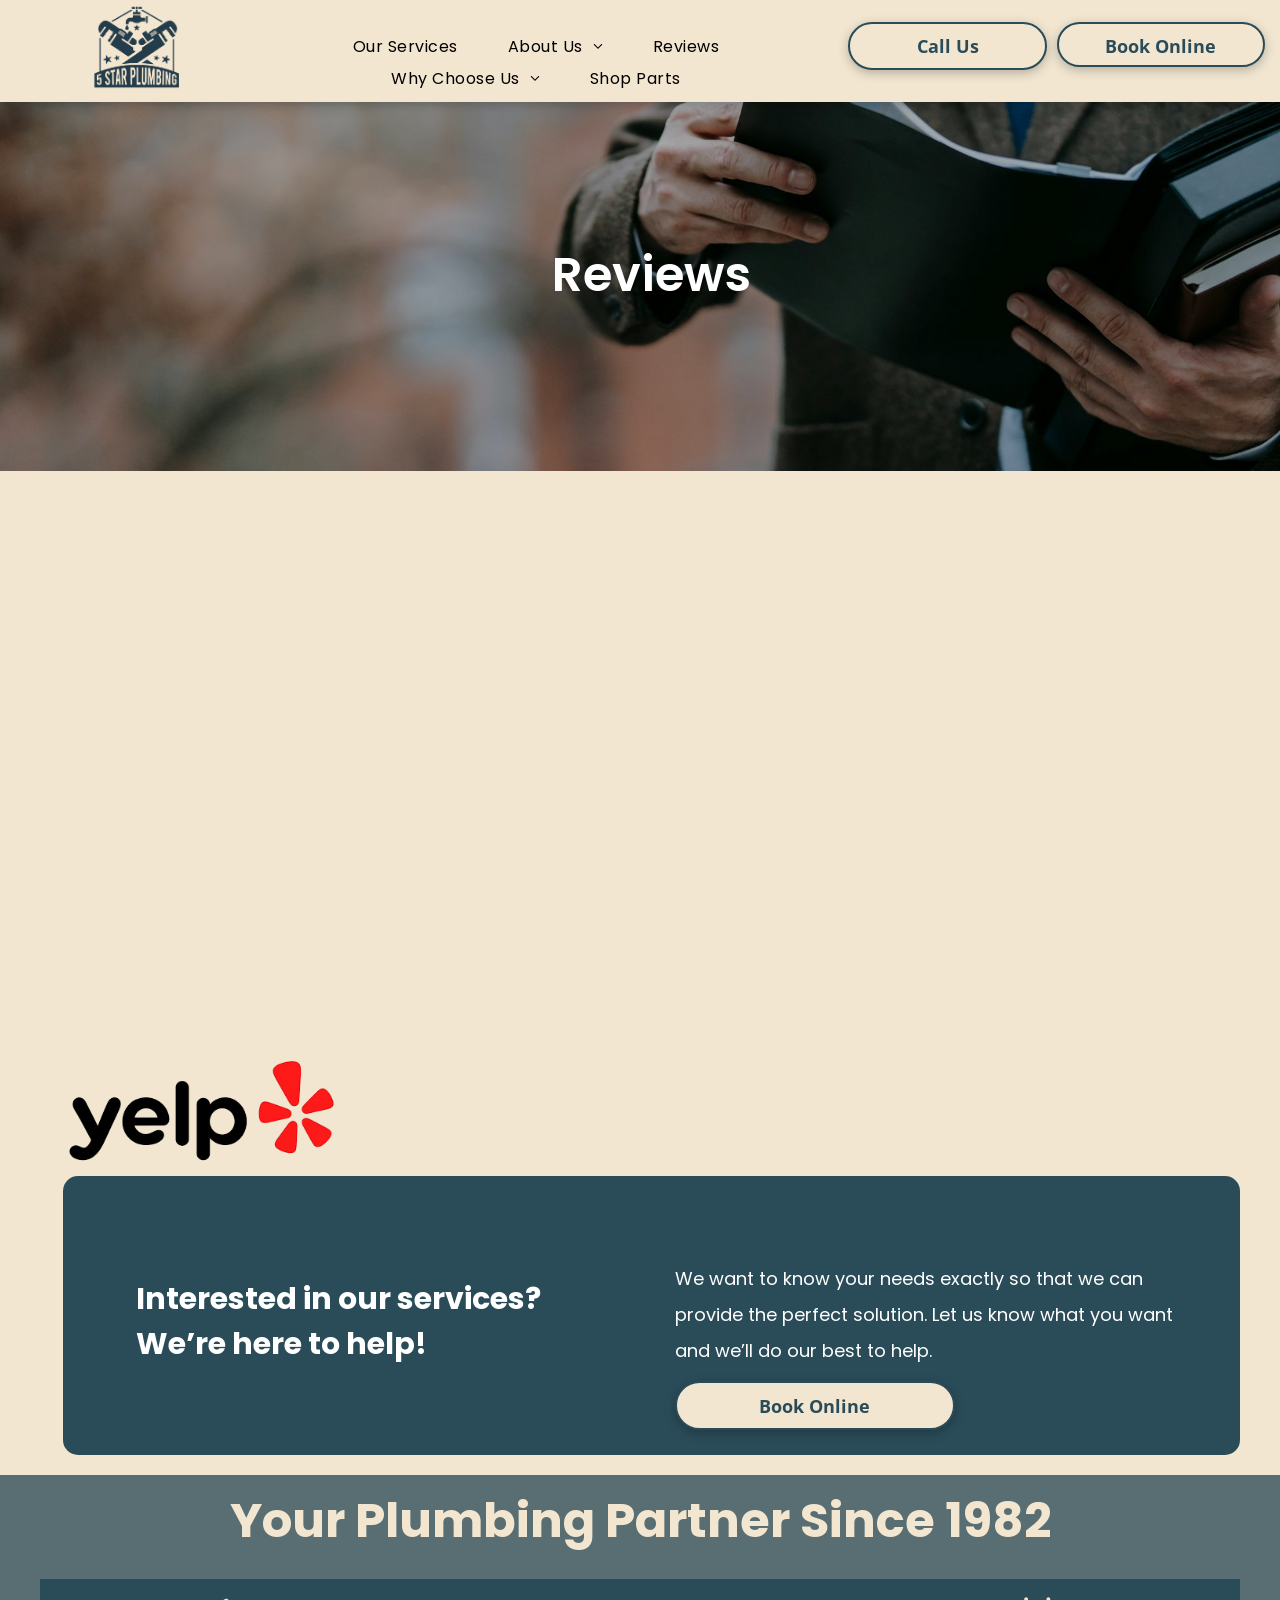
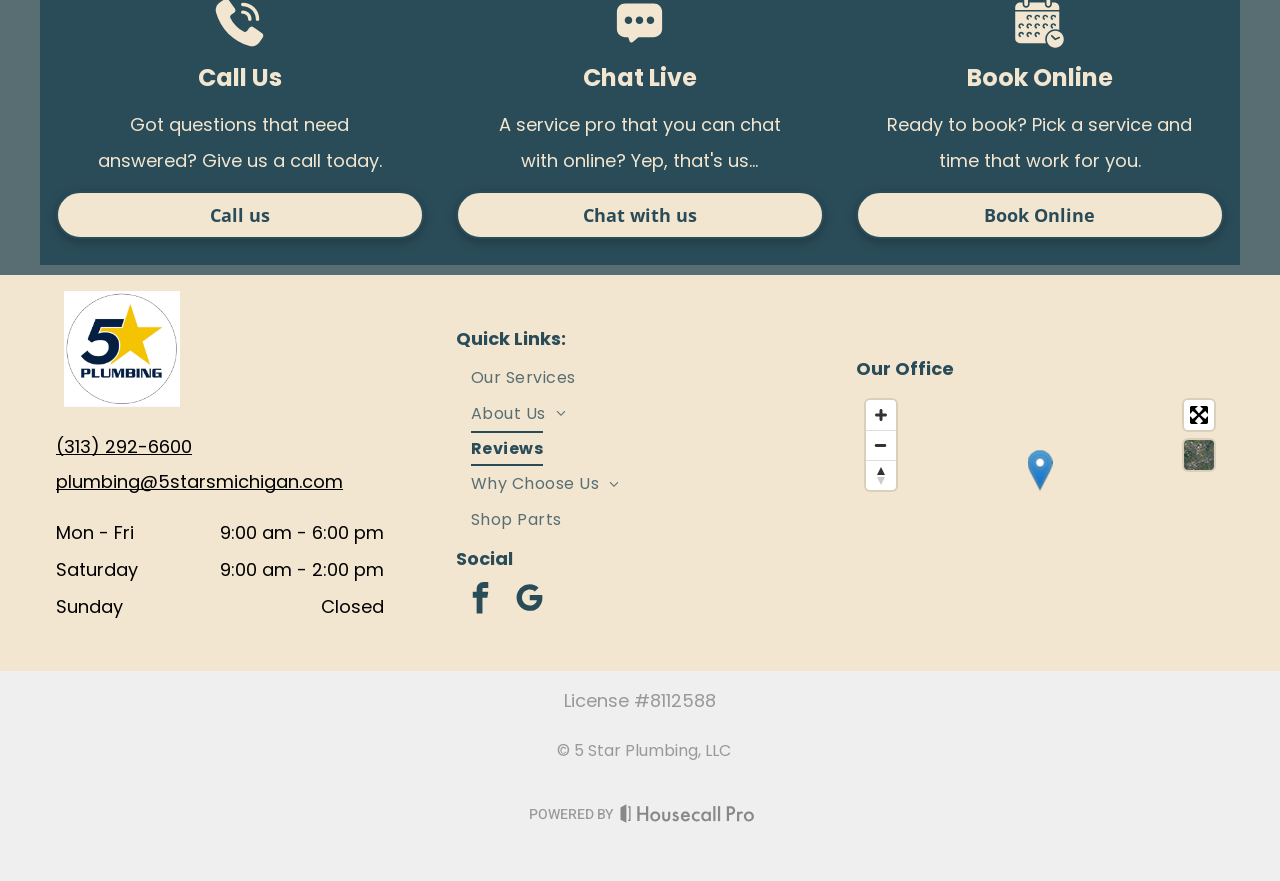
<file: reviews/index.html>
<!doctype html><html lang="en" class="pointer skrollr skrollr-desktop" style><head><meta charset="utf-8"><meta http-equiv="Content-Security-Policy" content="default-src &apos;none&apos;; connect-src &apos;self&apos;; img-src &apos;self&apos;; media-src &apos;self&apos;; style-src &apos;self&apos; &apos;unsafe-inline&apos;; font-src &apos;self&apos;; script-src &apos;sha256-1DnXuvC0RghJGzIyTJJibVBhOAwPnV6hxjg6MDBRsug=&apos; &apos;sha256-pBURBJEOE4ctGupKjlXbeYlH1TXGLjhXYjMLzmSkQG0=&apos; &apos;sha256-Rh1HET3NHRlqvWNtFC4Bapv4IhY9P8KJkDan5Sok6rw=&apos; &apos;sha256-aRDIMRVzzBjfkAf0I4SZWDWpZ5amVUjXIytCk59BLRw=&apos; &apos;sha256-cW1BRtZqxmOJ3rChrOJxs/LvcNS3noD8t/a6Eif6BMQ=&apos;; base-uri &apos;none&apos;; form-action &apos;none&apos;"><meta name="viewport" content="width=device-width, initial-scale=1"><title>Customer Reviews | 5 Star Plumbing LLC Testimonials</title><meta name="description" content="See why customers love 5 Star Plumbing LLC. Read reviews and testimonials about our reliable service, quality work, and trusted plumbing solutions."><link rel="canonical" href="https://5stars-demo.robertdevore.com/reviews"><link rel="alternate" type="application/rss+xml" href="/feed/index.xml" title="Latest posts"><meta name="migration-motion" content="{&quot;schema&quot;:&quot;migration-motion/v1&quot;,&quot;adapters&quot;:[],&quot;entrances&quot;:[],&quot;unsupported&quot;:[]}"><link rel="stylesheet" href="/assets/css/reviews.css"><link rel="kujo-site-index" href="/.well-known/kujo-site-index.json"><link rel="alternate" type="text/plain" href="/llms.txt" title="LLM-readable site index"><link rel="migration-search-index" href="/assets/search-index.json"><link rel="stylesheet" href="/assets/css/migration-search.css"><link rel="stylesheet" href="/assets/css/agent.css"><link rel="icon" href="/assets/media/14de7a5205fc4177426a.ico"><meta name="robots" content="index,follow"><script type="application/ld+json">{"@context":"https://schema.org","@type":"WebPage","name":"Customer Reviews | 5 Star Plumbing LLC Testimonials","headline":"Customer Reviews | 5 Star Plumbing LLC Testimonials","url":"https://5stars-demo.robertdevore.com/reviews"}</script><meta property="og:title" content="Customer Reviews | 5 Star Plumbing LLC Testimonials"><meta property="og:description" content="See why customers love 5 Star Plumbing LLC. Read reviews and testimonials about our reliable service, quality work, and trusted plumbing solutions."><meta property="og:url" content="https://5stars-demo.robertdevore.com/reviews"><meta name="twitter:card" content="summary"><meta name="twitter:title" content="Customer Reviews | 5 Star Plumbing LLC Testimonials"><meta name="twitter:description" content="See why customers love 5 Star Plumbing LLC. Read reviews and testimonials about our reliable service, quality work, and trusted plumbing solutions."><meta property="og:type" content="website"><meta property="og:image" content="https://5stars-demo.robertdevore.com/assets/media/07a1eca7f062de84d9dd.webp"></head><body class="dmRoot dmDesktopBody fix-mobile-scrolling addCanvasBorder dmResellerSite dmLargeBody responsiveTablet d1SiteBody dmBodyNoIscroll" id="dmRoot" data-page-alias="reviews" style="padding:0;margin:0"> <div class="dmwr" id="dm"> <div class="dm_wrapper standard-var5 widgetStyle-3 standard"> <div class="dm-home-page" id="1901957768"> <div class="runtime-module-container dm-bfs dm-layout-sec hasAnimations rows-1200 hasStickyHeader hamburger-reverse dmPageBody d-page-1716942098 inputs-css-clean dmFreeHeader" data-background-parallax-selector=".dmHomeSection1, .dmSectionParallex" data-page-class="1716942098" data-responsive-name="ResponsiveDesktopTopTabletHamburger" data-soch="true" dmtemplateid="Hamburger" id="dm-outer-wrapper"> <div class="dmOuter" id="dmStyle_outerContainer"> <div class="dmInner" data-auto="page-inner" id="dmStyle_innerContainer"> <div class="dmLayoutWrapper standard-var dmStandardDesktop"> <div id="site_content"> <div class="p_hfcontainer showOnMedium"> <div aria-hidden="true" class="hamburger-drawer layout-drawer" data-origin="side-reverse" id="hamburger-drawer" inert> <div class="u_1011275989 dmRespRow" id="1011275989" style="text-align:center"> <div class="dmRespColsWrapper" id="1987936242"> <div class="u_1311552362 dmRespCol small-12 medium-12 large-12 empty-column" id="1311552362"></div> </div> </div> <div class="u_1641888626 dmRespRow middleDrawerRow" id="1641888626" style="text-align:center"> <div class="dmRespColsWrapper" id="1228425272"> <div class="dmRespCol small-12 u_1797823586 medium-12 large-12" id="1797823586"> <nav class="u_1609080198 effect-top-bottom main-navigation unifiednav dmLinksMenu" data-auto="links-menu" data-element-type="onelinksmenu" data-logo-src data-nav-structure="VERTICAL" data-show-vertical-sub-items="HIDE" dmle_extension="onelinksmenu" id="1609080198" layout-main="vertical_nav_layout_2" layout-sub role="navigation" aria-label="Navigation 1"> <ul class="unifiednav__container unav-top  " data-auto="navigation-pages" role="menubar"> <li class="unifiednav__item-wrap" data-auto="more-pages" data-depth="0" role="menuitem"> <a class="unifiednav__item unav-item unav-top-item dmUDNavigationItem_010101642799" data-target-page-alias href="/our-services" tabindex="-1" data-migration-hidden-tabindex="0"> <span class="nav-item-text " data-auto="page-text-style" data-link-text="Our Services">Our Services<span class="icon icon-angle-down"></span> </span> </a> </li> <li aria-expanded="false" aria-haspopup="true" class="unifiednav__item-wrap" data-auto="more-pages" data-depth="0" data-sub-nav-menu="true" role="menuitem"> <a class="unifiednav__item unav-item unav-top-item dmUDNavigationItem_010101878841 unifiednav__item_has-sub-nav" data-target-page-alias href="/about-us" tabindex="-1" data-migration-hidden-tabindex="0"> <span class="nav-item-text " data-auto="page-text-style" data-link-text="About Us">About Us<span class="icon icon-angle-down"></span> </span> </a> <ul class="unifiednav__container unifiednav__container_sub-nav unav-sub" data-auto="sub-pages" data-depth="0" role="menu"> <li class="unifiednav__item-wrap" data-auto="more-pages" data-depth="1" role="menuitem"> <a class="unifiednav__item unav-item dmUDNavigationItem_010101956113" data-target-page-alias href="/about-us#Areas" tabindex="-1" data-migration-hidden-tabindex="-1"> <span class="nav-item-text " data-auto="page-text-style" data-link-text="Areas">Areas<span class="icon icon-angle-right"></span> </span> </a> </li> </ul> </li> <li class="unifiednav__item-wrap" data-auto="more-pages" data-depth="0" role="menuitem"> <a aria-current="page" class="unifiednav__item unav-item unav-top-item dmUDNavigationItem_010101295483 currentPage dmNavItemSelected" data-auto="selected-page" data-target-page-alias href="/reviews" tabindex="-1" data-migration-hidden-tabindex="0"> <span class="nav-item-text " data-auto="page-text-style" data-link-text="Reviews">Reviews<span class="icon icon-angle-down"></span> </span> </a> </li> <li aria-expanded="false" aria-haspopup="true" class="unifiednav__item-wrap" data-auto="more-pages" data-depth="0" data-sub-nav-menu="true" role="menuitem"> <a class="unifiednav__item unav-item unav-top-item dmUDNavigationItem_010101691615 unifiednav__item_has-sub-nav" data-target-page-alias href="/why-choose-us" tabindex="-1" data-migration-hidden-tabindex="0"> <span class="nav-item-text " data-auto="page-text-style" data-link-text="Why Choose Us">Why Choose Us<span class="icon icon-angle-down"></span> </span> </a> <ul class="unifiednav__container unifiednav__container_sub-nav unav-sub" data-auto="sub-pages" data-depth="0" role="menu"> <li class="unifiednav__item-wrap" data-auto="more-pages" data-depth="1" role="menuitem"> <a class="unifiednav__item unav-item dmUDNavigationItem_010101176509" data-target-page-alias href="/why-choose-us#SeeOurWork" tabindex="-1" data-migration-hidden-tabindex="-1"> <span class="nav-item-text " data-auto="page-text-style" data-link-text="See Our Work">See Our Work<span class="icon icon-angle-right"></span> </span> </a> </li> </ul> </li> <li class="unifiednav__item-wrap" data-auto="more-pages" data-depth="0" role="menuitem"> <a class="unifiednav__item unav-item unav-top-item dmUDNavigationItem_01010127303" data-target-page-alias href="https://5starplumbing.myshopify.com" tabindex="-1" data-migration-hidden-tabindex="0"> <span class="nav-item-text " data-auto="page-text-style" data-link-text="Shop Parts">Shop Parts<span class="icon icon-angle-down"></span> </span> </a> </li> </ul> </nav> </div> </div> </div> <div class="dmRespRow u_1002662885" id="1002662885" style="text-align:center"> <div class="dmRespColsWrapper" id="1199077278"> <div class="u_1400557979 dmRespCol small-12 medium-12 large-12" id="1400557979"> <div class="u_1789865884 dmNewParagraph" id="1789865884"> <div style="text-align:left"> <b> <span class="font-size-22 lh-1"> <div style="text-align:left"> <span> <span> <span class="font-size-22 lh-1"> <b> <span style="font-weight:700">Get in touch</span> </b> </span> </span> </span> </div> </span> </b> </div> </div> <div class="u_1099521599 dmNewParagraph" data-version="5" id="1099521599" style="line-height:initial"><p><a href="tel:3132926600" style="font-weight:bold;display:initial;color:rgb(242, 230, 208)" data-migration-hidden-tabindex="absent" tabindex="-1"><strong>(313) 292-6600</strong></a><span style="display:initial"><br></span></p></div><div class="dmNewParagraph u_1743755051" data-element-type="paragraph" data-version="5" id="1743755051" style="text-align:left;display:block"><p class="m-size-14 size-17"><a class="font-size-17 m-font-size-14" href="mailto:plumbing@5starsmichigan.com" style="color:rgb(242, 230, 208);font-weight:bold;display:initial" data-migration-hidden-tabindex="absent" tabindex="-1"><strong>plumbing@5starsmichigan.com</strong></a><span style="display:initial"><br></span></p></div> </div> </div> </div> </div> <div class="layout-drawer-overlay" id="layout-drawer-overlay"></div> </div> <div class="site_content"> <div class="showOnMedium hamburger-header-container p_hfcontainer" id="hamburger-header-container"> <div class="hamburger-header p_hfcontainer" id="hamburger-header"> <div class="u_1705692124 dmRespRow" id="1705692124" style="text-align:center"> <div class="dmRespColsWrapper" id="1469942216"> <div class="u_1915602394 dmRespCol small-12 large-3 medium-3" id="1915602394"> <div class="u_1040837169 imageWidget align-center" data-binding="W3siYmluZGluZ05hbWUiOiJpbWFnZSIsInZhbHVlIjoic2l0ZV9pbWFnZXMubG9nbyJ9XQ==" data-element-type="image" data-widget-type="image" id="1040837169"> <a href="/" id="1385289703" aria-label="5 Star Plumbing LLC Trusted Plumbing Experts Since 1982"><img alt data-diy-image data-dm-image-path="https://housecall-attachments-production.s3.us-west-1.amazonaws.com/organizations/logos/000/618/556/original/image.jpeg" data-migration-intrinsic-size height="1474" id="1629989392" src="/assets/media/dae90338aa020f0e1934.jpg" width="1474"></a> </div> </div> <div class="u_1377595472 dmRespCol empty-column small-12 large-5 medium-5" id="1377595472"></div> <div class="u_1655486006 dmRespCol small-12 large-4 medium-4" id="1655486006"> <div class="dmNewParagraph" data-diy-text data-element-type="paragraph" data-version="5" id="1052566482"><p class="m-size-24 size-30"><a class="m-font-size-24 font-size-30" href="tel:3132926600" style="font-weight:bold;display:initial;color:rgb(42, 76, 89)"><strong><span class="inline-data-binding" data-encoded-value="KDMxMykgMjkyLTY2MDA=" data-inline-binding="site_text.formatted_phone_number">(313) 292-6600</span></strong></a></p></div> </div> </div> </div> </div> </div> <button aria-controls="hamburger-drawer" aria-expanded="false" aria-label="menu" class="showOnMedium layout-drawer-hamburger hamburger-on-header" data-auto="layout-drawer-hamburger" id="layout-drawer-hamburger"> <span class="hamburger__slice"></span> <span class="hamburger__slice"></span> <span class="hamburger__slice"></span> </button> <div class="dmHeaderContainer fHeader d-header-wrapper showOnLarge"> <div class="u_hcontainer dmHeader p_hfcontainer" data-auto="header" data-scroll-responder-id="1" data-scrollable-target="body" data-scrollable-target-threshold="1" freeheader="true" has-shadow="true" id="hcontainer"> <div class="dmHeaderResp dmHeaderStack noSwitch" id="1709005236"> <div class="u_1427725579 dmRespRow dmDefaultListContentRow fullBleedChanged fullBleedMode mini-header-show-row" id="1427725579" style="text-align:center"> <div class="dmRespColsWrapper" id="1968279600"> <div class="u_1605582647 small-12 dmRespCol large-2 medium-2 has-one-widget-only" id="1605582647"> <div class="u_1880683085 imageWidget align-center" data-element-type="image" data-widget-type="image" id="1880683085"> <a href="/" id="1529290162"><img alt="5 Star Plumbing " data-dm-image-path="https://lirp.cdn-website.com/12c0a7d7/dms3rep/multi/opt/Screenshot_2024-11-20_221116-removebg-preview-1920w.png" data-migration-intrinsic-size height="219" id="1880698213" src="/assets/media/6522aeaed1c074d03732.webp" width="221"></a> </div> </div> <div class="u_1076692646 dmRespCol small-12 large-6 medium-6 has-one-widget-only" id="1076692646"> <span id="1184716628"></span> <nav class="u_1537873820 effect-float main-navigation unifiednav dmLinksMenu" data-auto="links-menu" data-element-type="onelinksmenu" data-show-vertical-sub-items="HOVER" dmle_extension="onelinksmenu" id="1537873820" layout-main="horizontal_nav_layout_2" layout-sub="submenu_horizontal_2" role="navigation" aria-label="Navigation 2"> <ul class="unifiednav__container unav-top  " data-auto="navigation-pages" role="menubar"> <li class="unifiednav__item-wrap" data-auto="more-pages" data-depth="0" role="menuitem"> <a class="unifiednav__item unav-item unav-top-item dmUDNavigationItem_010101642799" data-target-page-alias href="/our-services" tabindex="0"> <span class="nav-item-text " data-auto="page-text-style" data-link-text="Our Services">Our Services<span class="icon icon-angle-down"></span> </span> </a> </li> <li aria-expanded="false" aria-haspopup="true" class="unifiednav__item-wrap" data-auto="more-pages" data-depth="0" data-sub-nav-menu="true" role="menuitem"> <a class="unifiednav__item unav-item unav-top-item dmUDNavigationItem_010101878841 unifiednav__item_has-sub-nav" data-target-page-alias href="/about-us" tabindex="0"> <span class="nav-item-text " data-auto="page-text-style" data-link-text="About Us">About Us<span class="icon icon-angle-down"></span> </span> </a> <ul class="unifiednav__container unifiednav__container_sub-nav unav-sub" data-auto="sub-pages" data-depth="0" role="menu"> <li class="unifiednav__item-wrap" data-auto="more-pages" data-depth="1" role="menuitem"> <a class="unifiednav__item unav-item dmUDNavigationItem_010101956113" data-target-page-alias href="/about-us#Areas" tabindex="-1"> <span class="nav-item-text " data-auto="page-text-style" data-link-text="Areas">Areas<span class="icon icon-angle-right"></span> </span> </a> </li> </ul> </li> <li class="unifiednav__item-wrap" data-auto="more-pages" data-depth="0" role="menuitem"> <a aria-current="page" class="unifiednav__item unav-item unav-top-item dmUDNavigationItem_010101295483 currentPage dmNavItemSelected" data-auto="selected-page" data-target-page-alias href="/reviews" tabindex="0"> <span class="nav-item-text " data-auto="page-text-style" data-link-text="Reviews">Reviews<span class="icon icon-angle-down"></span> </span> </a> </li> <li aria-expanded="false" aria-haspopup="true" class="unifiednav__item-wrap" data-auto="more-pages" data-depth="0" data-sub-nav-menu="true" role="menuitem"> <a class="unifiednav__item unav-item unav-top-item dmUDNavigationItem_010101691615 unifiednav__item_has-sub-nav" data-target-page-alias href="/why-choose-us" tabindex="0"> <span class="nav-item-text " data-auto="page-text-style" data-link-text="Why Choose Us">Why Choose Us<span class="icon icon-angle-down"></span> </span> </a> <ul class="unifiednav__container unifiednav__container_sub-nav unav-sub" data-auto="sub-pages" data-depth="0" role="menu"> <li class="unifiednav__item-wrap" data-auto="more-pages" data-depth="1" role="menuitem"> <a class="unifiednav__item unav-item dmUDNavigationItem_010101176509" data-target-page-alias href="/why-choose-us#SeeOurWork" tabindex="-1"> <span class="nav-item-text " data-auto="page-text-style" data-link-text="See Our Work">See Our Work<span class="icon icon-angle-right"></span> </span> </a> </li> </ul> </li> <li class="unifiednav__item-wrap" data-auto="more-pages" data-depth="0" role="menuitem"> <a class="unifiednav__item unav-item unav-top-item dmUDNavigationItem_01010127303" data-target-page-alias href="https://5starplumbing.myshopify.com" tabindex="0"> <span class="nav-item-text " data-auto="page-text-style" data-link-text="Shop Parts">Shop Parts<span class="icon icon-angle-down"></span> </span> </a> </li> </ul> </nav> </div> <div class="u_1627533762 dmRespCol small-12 large-2 medium-2 has-one-widget-only" id="1627533762"> <span id="1065867596"></span> <a class="u_1906048674 align-center dmButtonLink dmWidget dmWwr default dmOnlyButton dmDefaultGradient flexButton" data-display-type="block" data-element-type="dButtonLinkId" href="tel:3132926600" id="1906048674"> <span aria-hidden="true" class="iconBg" id="1459601307"> <span class="icon hasFontIcon icon-star" id="1919439162"></span> </span> <span class="text" id="1122948279">Call Us</span> </a> </div> <div class="u_1122777961 dmRespCol small-12 large-2 medium-2 has-more-one-widget" id="1122777961"> <div class="u_1536432177 widget-efc62f dmCustomWidget" data-element-type="custom_extension" data-lazy-load="true" data-title data-widget-config="eyJidG5UZXh0IjoiQm9vayBPbmxpbmUifQ==" data-widget-id="efc62f75e6bb42cdb1b602a58254b1b2" data-widget-initialized data-widget-version="399" dmle_extension="custom_extension" id="1536432177" style="display:block"> <a href="https://book.housecallpro.com/book/5-Star-Plumbing-LLC/8cdd0840345c47539ac764e460bac3f1?v2=true"> <div class="dmWidget button-class"> <span class="text">Book Online</span> <span class="iconBg"></span> </div> </a> <migration-script aria-hidden="true" hidden="hidden" style="display:none !important"></migration-script><migration-script aria-hidden="true" hidden="hidden" style="display:none !important"></migration-script><migration-script aria-hidden="true" hidden="hidden" style="display:none !important"></migration-script></div> </div> </div> </div> </div> </div> </div> <div class="stickyHeaderSpacer" data-auto="sticky-header-spacer" data-new="true" id="stickyHeaderSpacer"></div> <div class="dmBody u_dmStyle_template_reviews dm-home-page" id="dmFirstContainer"> <div class="allWrapper" data-auto="all-wrapper" id="allWrapper"> <div class="dmContent" id="dm_content" role="main"> <div class="dmHomeRespTmpl mainBorder dmRespRowsWrapper dmFullRowRespTmpl dmRespRowsWrapperSize1" id="1716942098"> <div class="u_1940135958 dmRespRow hasBackgroundOverlay dmSectionNoParallax" data-page-element-id="1447370462" data-page-element-type="section" id="1940135958" style="text-align:center"> <div class="dmRespColsWrapper" id="1324854271"> <div class="dmRespCol small-12 medium-12 large-12" id="1271801650"> <span id="1250015787"></span> <div class="u_1663135811 dmNewParagraph" data-element-type="paragraph" data-version="5" id="1663135811" style="text-align:center"> <h2 class="text-align-center" data-migration-heading-level="2"><span style="color:rgb(255, 255, 255);font-weight:600;display:initial">Reviews</span></h2> </div></div> </div> </div> <div class="u_1221887555" data-auto="flex-section" data-flex-id="3afa2bd2" data-layout-section data-page-element-id="1743258411" data-page-element-type="section" id="1221887555"> <div class="flex-widgets-container" id="1002783890"></div> <section class="flex-element section" data-auto="flex-element-section" id="a738895d"> <div class="flex-element grid" data-auto="flex-element-grid" data-layout-grid id="8d939dd7"> <div class="flex-element group" data-auto="flex-element-group" id="8cfe99dc"> <div class="flex-element group" data-auto="flex-element-group" id="90a104c3"> <div class="flex-element widget-wrapper" data-auto="flex-element-widget-wrapper" data-external-id="1854778040" data-widget-type="custom" id="widget_7pe"> <div class="widget-6ac7f8 dmCustomWidget" data-element-type="custom_extension" data-lazy-load="true" data-title data-widget-config="eyJzdGFyQ29sb3JQaWNrZXIiOiIjMmE0YzU5In0=" data-widget-id="6ac7f83c53b649d9ab325e68af5dcd32" data-widget-initialized data-widget-version="65" dmle_extension="custom_extension" id="1854778040"><migration-frame class="hcp-reviews" role="img" style="border-width:medium;border-style:none;border-color:currentcolor;width:100%;height:100%;min-height:357px" title="Housecall Pro Featured Reviews"></migration-frame></div> </div> </div><div class="flex-element group" data-auto="flex-element-group" id="fff5bba3"> <div class="flex-element widget-wrapper" data-auto="flex-element-widget-wrapper" data-external-id="1035522962" data-widget-type="custom" id="13152070"> <div class="widget-7a6f51 dmCustomWidget" data-element-type="custom_extension" data-lazy-load="true" data-title data-widget-config="e30=" data-widget-id="7a6f51536c3c45b7b253a130a2905d2a" data-widget-initialized data-widget-version="51" dmle_extension="custom_extension" id="1035522962"><migration-frame class="hcp-reviews-page" role="img" style="border-width:medium;border-style:none;border-color:currentcolor;width:100%;height:100%;min-height:575px" title="Housecall Pro Reviews Summary"></migration-frame></div> </div> </div> </div> </div> </section> </div> <div class="u_1570877807 dmRespRow" data-page-element-id="1804300147" data-page-element-type="section" id="1570877807"> <div class="dmRespColsWrapper" id="1259790772"> <div class="u_1727180116 dmRespCol small-12 large-3 medium-3" id="1727180116"> <div class="u_1208181867 imageWidget align-center" data-element-type="image" data-widget-type="image" id="1208181867"> <a href="https://www.yelp.com/biz/s-and-w-plumbing-taylor-3" id="1947023106"><img src="/assets/media/3353e8ee37424d311bda.webp" alt="A yelp logo with a red star on a white background." id="1716069684" width="353" height="143" data-dm-image-path="https://irp.cdn-website.com/12c0a7d7/dms3rep/multi/images-removebg-preview.png"></a> </div> </div> <div class="u_1920923296 dmRespCol small-12 large-9 medium-9" id="1920923296"> <span class="default" data-element-type="yelp" dmle_extension="yelp" id="1574801518" title="Reviews"></span> </div> </div> </div> <div class="u_1489809174 dmRespRow dmSectionParallaxNew skrollable skrollable-before" data-bottom-top="background-position: 50% 100px;" data-center="background-position: 50% 0px;" data-page-element-id="1088253150" data-page-element-type="section" data-top-bottom="background-position: 50% -100px;" id="1489809174" style="text-align:center;background-position:50% 100px"> <div class="dmRespColsWrapper" id="1807937906"> <div class="u_1319494907 dmRespCol small-12 medium-12 large-12" data-anim-desktop="fadeInUp" id="1319494907" style="visibility:visible !important"> <span id="1614764485"></span> <div class="dmRespRow u_1272379921" id="1272379921"> <div class="dmRespColsWrapper" id="1728548128"> <div class="u_1510983407 dmRespCol small-12 large-6 medium-6" id="1510983407"> <div class="u_1881793943 dmNewParagraph" data-element-type="paragraph" data-version="5" id="1881793943" style="text-align:left;display:block"> <h3 class="m-size-25 size-30 m-text-align-center" data-migration-heading-level="3"><span class="m-font-size-25 font-size-30" style="display:unset;color:rgb(255, 255, 255)">Interested in our services? We&#x2019;re here to help!</span></h3> </div> </div> <div class="u_1787143404 dmRespCol small-12 large-6 medium-6" id="1787143404"> <div class="u_1391639172 dmNewParagraph" data-element-type="paragraph" data-version="5" id="1391639172"><p class="size-18 m-size-16 m-text-align-center"><span class="font-size-18 m-font-size-16" style="color:rgb(255, 255, 255);display:unset">We want to know your needs exactly so that we can provide the perfect solution. Let us know what you want and we&#x2019;ll do our best to help.</span></p></div> <div class="u_1468241132 widget-efc62f dmCustomWidget" data-element-type="custom_extension" data-lazy-load="true" data-title data-widget-config="eyJidG5UZXh0IjoiQm9vayBPbmxpbmUifQ==" data-widget-id="efc62f75e6bb42cdb1b602a58254b1b2" data-widget-initialized data-widget-version="399" dmle_extension="custom_extension" id="1468241132" style="display:block"> <a href="https://book.housecallpro.com/book/5-Star-Plumbing-LLC/8cdd0840345c47539ac764e460bac3f1?v2=true"> <div class="dmWidget button-class"> <span class="text">Book Online</span> <span class="iconBg"></span> </div> </a> <migration-script aria-hidden="true" hidden="hidden" style="display:none !important"></migration-script><migration-script aria-hidden="true" hidden="hidden" style="display:none !important"></migration-script><migration-script aria-hidden="true" hidden="hidden" style="display:none !important"></migration-script></div> </div> </div> </div> </div> </div> </div> <h1 class="migration-primary-heading" style="position:absolute;width:1px;height:1px;padding:0;margin:-1px;overflow:hidden;clip:rect(0,0,0,0);white-space:nowrap;border:0" data-migration-heading-level="1">Customer Reviews | 5 Star Plumbing LLC Testimonials</h1></div> </div> </div> </div> <div class="sticky-widgets-container-global" id="1341509743"></div> <div class="dmFooterContainer"> <div class="u_fcontainer f_hcontainer dmFooter p_hfcontainer" id="fcontainer"> <div class="dmFooterResp generalFooter" id="1943048428"> <div class="u_1565240394 dmRespRow" data-page-element-id="1696729888" data-page-element-type="section" id="1565240394"> <div class="dmRespColsWrapper" id="1828040980"> <div class="dmRespCol large-12 medium-12 small-12 u_1071049586" id="1071049586"> <div class="u_1072239730 dmNewParagraph" data-ai-tag="Section title" data-element-type="paragraph" data-version="5" id="1072239730" style="text-align:left;display:block"> <h2 class="text-align-center" data-migration-heading-level="2"><span style="display:unset;color:rgb(242, 230, 208)">Your Plumbing Partner Since 1982</span></h2> </div> </div> </div> </div> <div class="u_1977920924 dmRespRow" data-page-element-id="1696729888" data-page-element-type="section" id="1977920924"> <div class="dmRespColsWrapper" id="1014287798"> <div class="dmRespCol small-12 u_1641544193 medium-4 large-4" id="1641544193"> <div class="u_1387654064 graphicWidget graphicWidgetV2 graphicWidgetV3" data-element-type="graphic" data-widget-type="graphic" id="1387654064"> <svg class="svg u_1651002410" height="100%" id="1651002410" viewBox="0 0 100 100" width="100%" xmlns="http://www.w3.org/2000/svg"> <title id="1653540269">A black and white silhouette of a telephone on a white background.</title> <path d="m58.332 66.594c2.0195 0.99609 4.4648 0.34766 5.7266-1.5156l3.5078-5.1836c0.82031-1.2148 2.0977-2.0469 3.543-2.3086 1.4414-0.26172 2.9297 0.070312 4.125 0.91797l15.727 11.164h-0.003907c2.4219 1.7188 3.0195 5.0625 1.3477 7.5156l-5.9805 8.7656c-1.9375 2.8711-4.7305 5.0625-7.9805 6.2617-3.25 1.2031-6.7969 1.3516-10.137 0.43359-14.527-4.0547-27.781-11.742-38.512-22.34-10.598-10.73-18.285-23.984-22.34-38.512-0.91797-3.3398-0.76953-6.8867 0.43359-10.137 1.1992-3.25 3.3906-6.043 6.2617-7.9805l8.7656-5.9805c2.4531-1.6719 5.7969-1.0742 7.5156 1.3477l11.164 15.727v-0.003906c0.84766 1.1953 1.1797 2.6836 0.91797 4.125-0.26172 1.4453-1.0938 2.7227-2.3086 3.543l-5.1836 3.5078c-1.8633 1.2617-2.5117 3.707-1.5156 5.7266 5.3398 10.824 14.102 19.586 24.926 24.926zm27.578-22.516c-0.007812-7.9531-3.1719-15.574-8.793-21.195-5.6211-5.6211-13.242-8.7852-21.195-8.793-1.7227 0-3.125 1.3984-3.125 3.125 0 1.7266 1.4023 3.125 3.125 3.125 6.2969 0.007812 12.328 2.5117 16.777 6.9609s6.9531 10.484 6.9609 16.777c0.027344 1.7031 1.418 3.0742 3.125 3.0742 1.707 0 3.0977-1.3711 3.125-3.0742zm-13.973 0c-0.007812-4.2461-1.6953-8.3164-4.6953-11.32-3.0039-3-7.0742-4.6875-11.32-4.6953-1.7227 0-3.125 1.4023-3.125 3.125 0 1.7266 1.4023 3.125 3.125 3.125 5.3906 0.007812 9.7578 4.375 9.7656 9.7656 0.023438 1.707 1.418 3.0742 3.125 3.0742s3.0977-1.3672 3.125-3.0742z"/> </svg> </div> <div class="u_1027697682 dmNewParagraph" data-ai-tag data-element-type="paragraph" data-version="5" id="1027697682" style="text-align:left"> <h3 class="text-align-center" data-migration-heading-level="3"><span style="display:unset;color:rgb(242, 230, 208)">Call Us</span></h3> </div> <div class="u_1073005016 dmNewParagraph" data-ai-tag="Email description" data-element-type="paragraph" data-version="5" id="1073005016" style="text-align:left;display:block"><p class="text-align-center"><span style="display:unset;color:rgb(242, 230, 208)">Got questions that need answered? Give us a call today.</span></p></div> <a class="u_1617843699 default align-center flexButton dmCall voipReplacement dmWidget dmNoMark dmWwr" data-display-type="block" data-element-type="clicktocall" dmle_extension="clicktocall" id="1617843699"> <span aria-hidden="true" class="iconBg" data-auto="button-icon-bg"> <span class="icon hasFontIcon icon-phone" data-auto="button-icon"></span> </span> <span class="text" data-auto="button-text">Call us</span> <span class="text phoneNumHolder">3132926600</span></a> </div> <div class="dmRespCol small-12 u_1885406386 medium-4 large-4" id="1885406386"> <div class="u_1711046468 graphicWidget graphicWidgetV2 graphicWidgetV3" data-element-type="graphic" data-widget-type="graphic" id="1711046468"> <svg class="svg u_1450475197" height="100%" id="1450475197" viewBox="0 0 100 100" width="100%" xmlns="http://www.w3.org/2000/svg"> <title id="1995731522">A black speech bubble with three white dots on a white background.</title> <path d="m75.473 15.555h-51.059c-8.6172 0-15.523 6.3008-15.523 14.766v31.406c0 8.457 6.9062 14.941 15.523 14.941h5.1055l2.4727 7.3008c0.78906 2.2695 4.1094 3.0703 5.9258 1.5039l10.078-8.8047h27.477c8.6172 0 15.637-6.4844 15.637-14.941v-31.406c0-8.4648-7.0195-14.766-15.637-14.766zm-45.508 37.145c-3.793 0-6.8633-3.0703-6.8633-6.8594 0-3.7852 3.0742-6.8594 6.8633-6.8594 3.7852 0 6.8594 3.0742 6.8594 6.8594-0.003907 3.7891-3.0742 6.8594-6.8594 6.8594zm19.98 0c-3.793 0-6.8633-3.0703-6.8633-6.8594 0-3.7852 3.0742-6.8594 6.8633-6.8594 3.7852 0 6.8594 3.0742 6.8594 6.8594 0 3.7891-3.0742 6.8594-6.8594 6.8594zm19.984 0c-3.793 0-6.8633-3.0703-6.8633-6.8594 0-3.7852 3.0742-6.8594 6.8633-6.8594 3.7852 0 6.8594 3.0742 6.8594 6.8594-0.003906 3.7891-3.0742 6.8594-6.8594 6.8594z"/> </svg> </div> <div class="u_1987861359 dmNewParagraph" data-ai-tag data-element-type="paragraph" data-styletopreserve="{" data-version="5" id="1987861359" style="text-align:left"> <h3 class="text-align-center" data-migration-heading-level="3"><span style="display:unset;color:rgb(242, 230, 208)">Chat Live</span></h3> </div> <div class="u_1881406616 dmNewParagraph" data-ai-tag="Phone description" data-element-type="paragraph" data-version="5" id="1881406616" style="text-align:left;display:block"><p class="text-align-center"><span style="display:unset;color:rgb(242, 230, 208)">A service pro that you can chat with online? Yep, that&apos;s us...</span></p></div> <div class="widget-17d08a dmCustomWidget" data-element-type="custom_extension" data-lazy-load="true" data-title data-widget-config="eyJidG5UZXh0IjoiQ2hhdCB3aXRoIHVzIn0=" data-widget-id="17d08a18dcf3473092c59bac87552ffe" data-widget-initialized data-widget-version="21" dmle_extension="custom_extension" id="1637410045" style="min-height:48px"> <a> <div class="dmWidget chat-button-class"> <span class="text">Chat with us</span> <span class="iconBg"></span> </div> </a> <migration-script aria-hidden="true" hidden="hidden" style="display:none !important"></migration-script> </div> </div> <div class="dmRespCol small-12 u_1030621789 medium-4 large-4" id="1030621789"> <div class="u_1113996988 graphicWidget graphicWidgetV2 graphicWidgetV3" data-element-type="graphic" data-widget-type="graphic" id="1113996988"> <svg class="svg u_1641936558" height="100%" id="1641936558" viewBox="0 0 100 100" width="100%" xmlns="http://www.w3.org/2000/svg"> <title id="1251079147">A black and white icon of a calendar with a clock next to it.</title> <path d="m44.879 73.848c0.69922 0.4375 0.91016 1.3633 0.46875 2.0625-0.4375 0.69922-1.3633 0.91016-2.0625 0.46875-0.73438-0.46484-1.3477-1.1133-1.7695-1.875-0.40625-0.73828-0.64062-1.5898-0.64062-2.4844 0-1.4219 0.57812-2.7109 1.5078-3.6406l0.097657-0.089844c0.92188-0.87891 2.1758-1.418 3.5469-1.418 1.0625 0 2.0586 0.32812 2.8867 0.89062 0.84375 0.57422 1.5156 1.3945 1.8984 2.3594 0.30469 0.76562-0.070312 1.6367-0.83984 1.9375-0.76562 0.30469-1.6367-0.070313-1.9375-0.83984-0.16016-0.40234-0.4375-0.75-0.79297-0.98828-0.33984-0.23047-0.75781-0.36328-1.2109-0.36328-0.56641 0-1.082 0.21875-1.4922 0.59766-0.41406 0.41797-0.65625 0.95703-0.65625 1.5508 0 0.38281 0.097657 0.73828 0.26563 1.043 0.17578 0.32031 0.43359 0.58984 0.73828 0.78125zm-14.609 0c0.69922 0.4375 0.91016 1.3633 0.46875 2.0625-0.4375 0.69922-1.3633 0.91016-2.0625 0.46875-0.73438-0.46484-1.3477-1.1133-1.7695-1.875-0.41016-0.73828-0.64062-1.5859-0.64062-2.4844 0-1.4219 0.57812-2.7109 1.5078-3.6406l0.097656-0.089844c0.92188-0.87891 2.1758-1.418 3.5469-1.418 1.0625 0 2.0586 0.32812 2.8867 0.89062 0.84766 0.57422 1.5156 1.3945 1.8984 2.3594 0.30469 0.76562-0.070313 1.6367-0.83984 1.9375-0.76562 0.30469-1.6367-0.070313-1.9375-0.83984-0.16016-0.40234-0.4375-0.75-0.79297-0.98828-0.33984-0.23047-0.75781-0.36328-1.2109-0.36328-0.56641 0-1.082 0.21875-1.4922 0.59766-0.41406 0.41797-0.65625 0.95703-0.65625 1.5508 0 0.37891 0.097656 0.73828 0.26562 1.043 0.17578 0.32031 0.43359 0.58984 0.73828 0.78125zm-14.609 0c0.69922 0.4375 0.91016 1.3633 0.46875 2.0625-0.4375 0.69922-1.3633 0.91016-2.0625 0.46875-0.73438-0.46484-1.3477-1.1133-1.7891-1.918-0.40234-0.76172-0.62109-1.582-0.62109-2.4414 0-1.4219 0.57812-2.7109 1.5078-3.6406l0.097657-0.089844c0.92188-0.87891 2.1758-1.418 3.5469-1.418 1.0625 0 2.0586 0.32812 2.8867 0.89062 0.84766 0.57422 1.5156 1.3945 1.8984 2.3594 0.30469 0.76562-0.070312 1.6367-0.83984 1.9375-0.76562 0.30469-1.6367-0.070313-1.9375-0.83984-0.16016-0.40234-0.4375-0.75-0.79297-0.98828-0.33984-0.23047-0.75781-0.36328-1.2109-0.36328-0.56641 0-1.082 0.21875-1.4922 0.59766-0.41406 0.41797-0.65625 0.95703-0.65625 1.5508 0 0.35938 0.082032 0.69531 0.24609 1.0117 0.19141 0.34766 0.44922 0.62109 0.75781 0.81641zm29.215-15.586c0.69922 0.4375 0.91016 1.3633 0.46875 2.0625-0.4375 0.69922-1.3633 0.91016-2.0625 0.46875-0.73438-0.46484-1.3477-1.1133-1.7695-1.875-0.40625-0.73828-0.64062-1.5898-0.64062-2.4844 0-1.4219 0.57812-2.7109 1.5078-3.6406 0.93359-0.93359 2.2227-1.5078 3.6445-1.5078 1.0625 0 2.0586 0.32812 2.8867 0.89062 0.84375 0.57422 1.5156 1.3984 1.8984 2.3633 0.30469 0.76563-0.070313 1.6367-0.83984 1.9375-0.76562 0.30469-1.6367-0.070312-1.9375-0.83984-0.16016-0.40625-0.44141-0.75-0.79297-0.98828-0.33984-0.23047-0.75781-0.36328-1.2109-0.36328-0.59375 0-1.1328 0.24219-1.5234 0.62891-0.38672 0.38672-0.62891 0.92578-0.62891 1.5195 0 0.38281 0.097656 0.73828 0.26562 1.043 0.17578 0.32031 0.43359 0.58984 0.73828 0.78125zm29.219 0c0.69922 0.4375 0.91016 1.3633 0.46875 2.0625-0.4375 0.69922-1.3633 0.91016-2.0625 0.46875-0.73438-0.46484-1.3477-1.1133-1.7695-1.875-0.41016-0.73828-0.64062-1.5859-0.64062-2.4844 0-1.4141 0.57812-2.7031 1.5156-3.6406 0.9375-0.93359 2.2227-1.5117 3.6367-1.5117 1.0625 0 2.0586 0.32812 2.8867 0.89062 0.84375 0.57422 1.5156 1.3984 1.8984 2.3633 0.30469 0.76562-0.070313 1.6367-0.83984 1.9375-0.76562 0.30469-1.6367-0.070312-1.9375-0.83984-0.16016-0.40625-0.44141-0.75-0.79297-0.98828-0.33984-0.23047-0.75781-0.36328-1.2109-0.36328-0.59766 0-1.1367 0.23828-1.5195 0.625-0.39062 0.39062-0.62891 0.92969-0.62891 1.5273 0 0.37891 0.097656 0.73828 0.26562 1.043 0.17578 0.31641 0.43359 0.58984 0.73828 0.78125zm-14.609 0c0.69922 0.4375 0.91016 1.3633 0.46875 2.0625-0.4375 0.69922-1.3633 0.91016-2.0625 0.46875-0.73438-0.46484-1.3477-1.1133-1.7891-1.918-0.40234-0.76172-0.62109-1.582-0.62109-2.4414 0-1.4141 0.57812-2.7031 1.5156-3.6406 0.9375-0.93359 2.2227-1.5117 3.6367-1.5117 1.0625 0 2.0586 0.32812 2.8867 0.89062 0.84375 0.57422 1.5156 1.3984 1.8984 2.3633 0.30469 0.76562-0.070313 1.6367-0.83984 1.9375-0.76562 0.30469-1.6367-0.070312-1.9375-0.83984-0.16016-0.40625-0.44141-0.75-0.79297-0.98828-0.33984-0.23047-0.75781-0.36328-1.2109-0.36328-0.59766 0-1.1367 0.23828-1.5195 0.625-0.39063 0.39062-0.62891 0.92969-0.62891 1.5273 0 0.35938 0.082031 0.69531 0.24609 1.0117 0.19141 0.34766 0.44922 0.62109 0.75781 0.81641zm-29.219 0c0.69922 0.4375 0.91016 1.3633 0.46875 2.0625-0.4375 0.69922-1.3633 0.91016-2.0625 0.46875-0.73438-0.46484-1.3477-1.1133-1.7695-1.875-0.41016-0.73828-0.64062-1.5859-0.64062-2.4844 0-1.4219 0.57812-2.7109 1.5078-3.6406 0.93359-0.93359 2.2227-1.5078 3.6445-1.5078 1.0625 0 2.0586 0.32812 2.8867 0.89062 0.84375 0.57422 1.5156 1.3984 1.8984 2.3633 0.30469 0.76563-0.070313 1.6367-0.83984 1.9375-0.76562 0.30469-1.6367-0.070312-1.9375-0.83984-0.16016-0.40625-0.44141-0.75-0.79297-0.98828-0.33984-0.23047-0.75781-0.36328-1.2109-0.36328-0.59375 0-1.1328 0.24219-1.5234 0.62891-0.38672 0.38672-0.62891 0.92578-0.62891 1.5195 0 0.37891 0.097656 0.73828 0.26562 1.043 0.17578 0.32031 0.43359 0.58984 0.73828 0.78125zm-14.609 0c0.69922 0.4375 0.91016 1.3633 0.46875 2.0625-0.4375 0.69922-1.3633 0.91016-2.0625 0.46875-0.73438-0.46484-1.3477-1.1133-1.7891-1.918-0.40234-0.76172-0.62109-1.582-0.62109-2.4414 0-1.4219 0.57812-2.7109 1.5078-3.6406 0.93359-0.93359 2.2227-1.5078 3.6445-1.5078 1.0625 0 2.0586 0.32812 2.8867 0.89062 0.84375 0.57422 1.5156 1.3984 1.8984 2.3633 0.30469 0.76563-0.070313 1.6367-0.83984 1.9375-0.76562 0.30469-1.6367-0.070312-1.9375-0.83984-0.16016-0.40625-0.44141-0.75-0.79297-0.98828-0.33984-0.23047-0.75781-0.36328-1.2109-0.36328-0.59375 0-1.1328 0.24219-1.5234 0.62891-0.38672 0.38672-0.62891 0.92578-0.62891 1.5195 0 0.35938 0.082031 0.69531 0.24609 1.0117 0.19141 0.34766 0.44922 0.62109 0.75781 0.81641zm29.215-15.586c0.69922 0.4375 0.91016 1.3633 0.46875 2.0625-0.4375 0.69922-1.3633 0.91016-2.0625 0.46875-0.73438-0.46484-1.3477-1.1133-1.7695-1.875-0.40625-0.73828-0.64062-1.5898-0.64062-2.4844 0-1.4219 0.57812-2.7109 1.5078-3.6406l0.097656-0.089843c0.92188-0.87891 2.1758-1.418 3.5469-1.418 1.0625 0 2.0586 0.32812 2.8867 0.89062 0.84375 0.57422 1.5156 1.3945 1.8984 2.3594 0.30469 0.76562-0.070313 1.6367-0.83984 1.9375-0.76562 0.30469-1.6367-0.070313-1.9375-0.83984-0.16016-0.40234-0.4375-0.75-0.79297-0.98828-0.33984-0.23047-0.75781-0.36328-1.2109-0.36328-0.56641 0-1.082 0.21875-1.4922 0.60156-0.41406 0.41797-0.65625 0.95703-0.65625 1.5508 0 0.38281 0.097656 0.73828 0.26562 1.043 0.17578 0.32031 0.43359 0.58984 0.73828 0.78125zm29.219 0c0.69922 0.4375 0.91016 1.3633 0.46875 2.0625-0.4375 0.69922-1.3633 0.91016-2.0625 0.46875-0.73438-0.46484-1.3477-1.1133-1.7695-1.875-0.41016-0.73828-0.64062-1.5859-0.64062-2.4844 0-1.4219 0.57812-2.7109 1.5078-3.6406l0.097656-0.089843c0.92188-0.87891 2.1758-1.418 3.5469-1.418 1.0625 0 2.0586 0.32812 2.8867 0.89062 0.84766 0.57422 1.5156 1.3945 1.8984 2.3594 0.30469 0.76562-0.070313 1.6367-0.83984 1.9375-0.76562 0.30469-1.6367-0.070313-1.9375-0.83984-0.16016-0.40234-0.44141-0.75-0.79297-0.98828-0.33984-0.23047-0.75781-0.36328-1.2109-0.36328-0.56641 0-1.082 0.21875-1.4922 0.60156-0.41406 0.41797-0.65625 0.95703-0.65625 1.5508 0 0.37891 0.097656 0.73828 0.26562 1.043 0.17578 0.32031 0.43359 0.58984 0.73828 0.78125zm-14.609 0c0.69922 0.4375 0.91016 1.3633 0.46875 2.0625-0.4375 0.69922-1.3633 0.91016-2.0625 0.46875-0.73438-0.46484-1.3477-1.1133-1.7891-1.9141-0.40234-0.76562-0.62109-1.5859-0.62109-2.4414 0-1.4219 0.57813-2.7109 1.5078-3.6406l0.097656-0.089844c0.92188-0.87891 2.1758-1.418 3.5469-1.418 1.0625 0 2.0586 0.32812 2.8867 0.89062 0.84766 0.57422 1.5156 1.3945 1.8984 2.3594 0.30469 0.76562-0.070312 1.6367-0.83984 1.9375-0.76562 0.30469-1.6367-0.070313-1.9375-0.83984-0.16016-0.40234-0.44141-0.75-0.79297-0.98828-0.33984-0.23047-0.75781-0.36328-1.2109-0.36328-0.56641 0-1.082 0.21875-1.4922 0.60156-0.41406 0.41797-0.65625 0.95703-0.65625 1.5508 0 0.35938 0.082031 0.69531 0.24609 1.0117 0.19141 0.34766 0.44922 0.62109 0.75781 0.8125zm-29.219 0c0.69922 0.4375 0.91016 1.3633 0.46875 2.0625-0.4375 0.69922-1.3633 0.91016-2.0625 0.46875-0.73438-0.46484-1.3477-1.1133-1.7695-1.875-0.41016-0.73828-0.64063-1.5859-0.64063-2.4844 0-1.4219 0.57813-2.7109 1.5078-3.6406l0.097656-0.089843c0.92188-0.87891 2.1758-1.418 3.5469-1.418 1.0625 0 2.0586 0.32812 2.8867 0.89062 0.84766 0.57422 1.5156 1.3945 1.8984 2.3594 0.30469 0.76562-0.070312 1.6367-0.83984 1.9375-0.76562 0.30469-1.6367-0.070313-1.9375-0.83984-0.16016-0.40234-0.4375-0.75-0.79297-0.98828-0.33984-0.23047-0.75781-0.36328-1.2109-0.36328-0.56641 0-1.082 0.21875-1.4922 0.60156-0.41406 0.41797-0.65625 0.95703-0.65625 1.5508 0 0.37891 0.097656 0.73828 0.26562 1.043 0.17578 0.32031 0.43359 0.58984 0.73828 0.78125zm41 32.574c-0.58594-0.58594-0.58594-1.5352 0-2.1211 0.58594-0.58594 1.5352-0.58594 2.1211 0l5.6914 5.6953 6.25-2.7266c0.75781-0.32812 1.6406 0.015625 1.9688 0.77344 0.32812 0.75781-0.015625 1.6406-0.77344 1.9688l-7.0859 3.0898c-0.56641 0.29687-1.2852 0.21094-1.7617-0.26563l-6.4141-6.4141zm14.668-11.586v-33.551h-80.082v48.855c0 2.4258 0.99609 4.6367 2.5938 6.2344s3.8086 2.5938 6.2344 2.5938h47.121c-0.94141-2.2109-1.4648-4.6445-1.4648-7.1953 0-5.0781 2.0625-9.6758 5.3906-13.008 3.3281-3.3359 7.9297-5.3945 13.012-5.3945 2.5547 0 4.9844 0.52344 7.1953 1.4609zm3.6914 6.0469c-2.7852-2.7852-6.6367-4.5117-10.891-4.5117-4.2539 0-8.1055 1.7266-10.891 4.5117-2.7891 2.7852-4.5117 6.6367-4.5117 10.891 0 4.2188 1.6953 8.043 4.4727 10.852 2.8242 2.8203 6.6758 4.543 10.926 4.543 4.2539 0 8.1055-1.7227 10.891-4.5078 2.7891-2.7812 4.5117-6.6328 4.5117-10.887 0-4.2188-1.6953-8.0391-4.5117-10.891zm-3.6914-42.598v-4.7305c0-2.4258-0.99609-4.6328-2.5938-6.2344-1.5977-1.5977-3.8086-2.5938-6.2344-2.5938h-4.6133v3.1641c0 1.7578-0.71875 3.3555-1.875 4.5117s-2.7539 1.875-4.5117 1.875c-1.7578 0-3.3555-0.71875-4.5117-1.875s-1.875-2.7578-1.875-4.5117v-3.1641h-27.648v3.1641c0 1.7578-0.71875 3.3555-1.875 4.5117s-2.7539 1.875-4.5117 1.875c-1.7578 0-3.3555-0.71875-4.5117-1.875s-1.875-2.7539-1.875-4.5117v-3.1641h-4.6172c-2.4258 0-4.6328 0.99609-6.2344 2.5938-1.5977 1.5977-2.5938 3.8086-2.5938 6.2344v4.7305zm-17.441-22.113c-0.61328-0.61328-1.4609-0.99609-2.3906-0.99609-0.92969 0-1.7773 0.38281-2.3906 0.99609-0.61719 0.60938-0.99609 1.457-0.99609 2.3906v9.3281c0 0.92969 0.38281 1.7773 0.99609 2.3906s1.4609 0.99609 2.3906 0.99609c0.92969 0 1.7773-0.38281 2.3906-0.99609s0.99609-1.4648 0.99609-2.3906v-9.3281c0-0.90234-0.35547-1.7227-0.99609-2.3906zm-40.422 0c-0.61328-0.61328-1.4609-0.99609-2.3906-0.99609-0.92969 0-1.7773 0.38281-2.3906 0.99609-0.61328 0.61328-0.99609 1.4609-0.99609 2.3906v9.3281c0 0.92969 0.38281 1.7773 0.99609 2.3906 0.61328 0.61328 1.4609 0.99609 2.3906 0.99609 0.92969 0 1.7773-0.38281 2.3906-0.99609 0.61328-0.61328 0.99609-1.4609 0.99609-2.3906v-9.3281c0-0.92969-0.38281-1.7773-0.99609-2.3906z"/> </svg> </div> <div class="u_1650743291 dmNewParagraph" data-ai-tag data-element-type="paragraph" data-styletopreserve="{" data-version="5" id="1650743291"> <h3 class="text-align-center" data-migration-heading-level="3"><span style="display:unset;color:rgb(242, 230, 208)">Book Online</span></h3> </div> <div class="u_1049563651 dmNewParagraph" data-ai-tag="Address description" data-element-type="paragraph" data-version="5" id="1049563651" style="text-align:left;display:block"><p class="text-align-center"><span style="display:unset;color:rgb(242, 230, 208)">Ready to book? Pick a service and time that work for you.</span></p></div> <div class="widget-efc62f dmCustomWidget" data-element-type="custom_extension" data-lazy-load="true" data-title data-widget-config="eyJidG5UZXh0IjoiQm9vayBPbmxpbmUifQ==" data-widget-id="efc62f75e6bb42cdb1b602a58254b1b2" data-widget-initialized data-widget-version="399" dmle_extension="custom_extension" id="1732799312" style="display:block"> <a href="https://book.housecallpro.com/book/5-Star-Plumbing-LLC/8cdd0840345c47539ac764e460bac3f1?v2=true"> <div class="dmWidget button-class"> <span class="text">Book Online</span> <span class="iconBg"></span> </div> </a> <migration-script aria-hidden="true" hidden="hidden" style="display:none !important"></migration-script><migration-script aria-hidden="true" hidden="hidden" style="display:none !important"></migration-script><migration-script aria-hidden="true" hidden="hidden" style="display:none !important"></migration-script></div> </div> </div> </div> <div class="u_1024809266" data-auto="flex-section" data-flex-id="641a0a17e9721660d13a4d4d" data-layout-section id="1024809266"> <div class="flex-widgets-container" id="1553833485"></div> <section class="flex-element section" data-auto="flex-element-section" id="641a0a17e9721660d13a4d4e"> <div class="flex-element grid" data-auto="flex-element-grid" data-layout-grid id="641a0a17e9721660d13a4d4f"> <div class="flex-element group" data-auto="flex-element-group" id="641a0a17e9721660d13a4d50"> <div class="flex-element group" data-auto="flex-element-group" id="641a0a17e9721660d13a4d51"> <div class="flex-element group" data-auto="flex-element-group" id="641a0a17e9721660d13a4d52"> <div class="flex-element widget-wrapper" data-auto="flex-element-widget-wrapper" data-external-id="1244604967" data-widget-type="image" id="641a0a17e9721660d13a4d56"> <div class="imageWidget align-center u_1244604967" data-binding="W3siYmluZGluZ05hbWUiOiJpbWFnZSIsInZhbHVlIjoic2l0ZV9pbWFnZXMubG9nbyJ9XQ==" data-element-type="image" data-widget-type="image" id="1244604967"> <a href="/" id="1619286054"><img alt="5 Star Plumbing " data-diy-image data-dm-image-path="https://housecall-attachments-production.s3.us-west-1.amazonaws.com/organizations/logos/000/618/556/original/image.jpeg" height="98" id="1962036641" src="/assets/media/dae90338aa020f0e1934.jpg" width="180"></a> </div> </div> </div> <div class="flex-element widget-wrapper" data-auto="flex-element-widget-wrapper" data-external-id="1905230015" data-widget-type="custom" id="widget_0bp"> <div class="widget-1a380e dmCustomWidget" data-element-type="custom_extension" data-lazy-load="false" data-title data-widget-config="e30=" data-widget-id="1a380ed351f1451e83c117f2e4461947" data-widget-initialized data-widget-version="50" dmle_extension="custom_extension" id="1905230015"><migration-script aria-hidden="true" hidden="hidden" style="display:none !important"></migration-script></div> </div> <div class="flex-element widget-wrapper" data-auto="flex-element-widget-wrapper" data-external-id="1158509244" data-widget-type="paragraph" id="641a0a17e9721660d13a4d60"> <div class="dmNewParagraph" data-binding="W3siYmluZGluZ05hbWUiOiJ0ZXh0IiwidmFsdWUiOiJzaXRlX3RleHQuZm9ybWF0dGVkX3Bob25lX251bWJlciJ9XQ==" data-diy-text data-element-type="paragraph" data-version="5" id="1158509244"><p class="m-text-align-left text-align-left m-size-18"><a class="m-font-size-18" href="tel:3132926600" style="color:rgb(0, 0, 0);display:initial"><span class="inline-data-binding" data-encoded-value="KDMxMykgMjkyLTY2MDA=" data-inline-binding="site_text.formatted_phone_number">(313) 292-6600</span></a></p></div> </div><div class="flex-element widget-wrapper" data-auto="flex-element-widget-wrapper" data-external-id="1712768164" data-widget-type="paragraph" id="641a0a17e9721660d13a4d61"> <div class="dmNewParagraph" data-diy-text data-element-type="paragraph" data-version="5" id="1712768164"><p class="m-size-18 text-align-left m-text-align-left"><a class="m-font-size-18" href="mailto:plumbing@5starsmichigan.com" style="display:initial;color:rgb(0, 0, 0)"><span class="inline-data-binding" data-encoded-value="cGx1bWJpbmdANXN0YXJzbWljaGlnYW4uY29t" data-inline-binding="content_library.global.email.contact email">plumbing@5starsmichigan.com</span></a></p></div> </div> <div class="flex-element widget-wrapper" data-auto="flex-element-widget-wrapper" data-external-id="1461378988" data-widget-type="hoursOfOperation" id="641a0a17e9721660d13a4d63"> <div class="default u_1461378988 dmHoursOfOperation" data-binding="W3siYmluZGluZ05hbWUiOiJidXNpbmVzc19ob3VycyIsInZhbHVlIjoiY29udGVudF9saWJyYXJ5Lmdsb2JhbC5idXNpbmVzc19ob3VycyJ9XQ==" data-element-type="open_hours" data-widget-type="hoursOfOperation" dmle_extension="open_hours" id="1461378988"> <dl class="open-hours-data"> <div class="open-hours-item"> <dt>Mon - Fri</dt> <dd> <time>9:00 am</time> 
- <time>6:00 pm</time> </dd> </div><div class="open-hours-item"> <dt>Saturday</dt> <dd> <time>9:00 am</time> 
- <time>2:00 pm</time> </dd> </div> <div class="open-hours-item"> <dt>Sunday</dt> <dd>Closed</dd> </div> </dl> </div> </div> </div> <div class="flex-element group" data-auto="flex-element-group" id="641a0a17e9721660d13a4d54"> <div class="flex-element widget-wrapper" data-auto="flex-element-widget-wrapper" data-external-id="1171792158" data-widget-type="paragraph" id="widget_nep"> <div class="dmNewParagraph" data-element-type="paragraph" data-version="5" id="1171792158"><p class="text-align-left m-text-align-left"><strong style="font-weight:bold;display:unset;color:rgb(42, 76, 89)">Quick Links:</strong></p></div> </div> <div class="flex-element widget-wrapper" data-auto="flex-element-widget-wrapper" data-external-id="1452005621" data-widget-type="ONELinksMenu" id="widget_alb"> <nav class="u_1452005621 effect-top-bottom main-navigation unifiednav dmLinksMenu" data-auto="links-menu" data-element-type="onelinksmenu" data-logo-src data-nav-structure="HORIZONTAL" data-show-vertical-sub-items="HOVER" dmle_extension="onelinksmenu" id="1452005621" layout-main="horizontal_nav_layout_1" layout-sub="submenu_horizontal_1" role="navigation" aria-label="Navigation 3"> <ul class="unifiednav__container unav-top  " data-auto="navigation-pages" role="menubar"> <li class="unifiednav__item-wrap" data-auto="more-pages" data-depth="0" role="menuitem"> <a class="unifiednav__item unav-item unav-top-item dmUDNavigationItem_010101642799" data-target-page-alias href="/our-services" tabindex="0"> <span class="nav-item-text " data-auto="page-text-style" data-link-text="Our Services">Our Services<span class="icon icon-angle-down"></span> </span> </a> </li> <li aria-expanded="false" aria-haspopup="true" class="unifiednav__item-wrap" data-auto="more-pages" data-depth="0" data-sub-nav-menu="true" role="menuitem"> <a class="unifiednav__item unav-item unav-top-item dmUDNavigationItem_010101878841 unifiednav__item_has-sub-nav" data-target-page-alias href="/about-us" tabindex="0"> <span class="nav-item-text " data-auto="page-text-style" data-link-text="About Us">About Us<span class="icon icon-angle-down"></span> </span> </a> <ul class="unifiednav__container unifiednav__container_sub-nav unav-sub" data-auto="sub-pages" data-depth="0" role="menu" style="overflow:auto"> <li class="unifiednav__item-wrap" data-auto="more-pages" data-depth="1" role="menuitem"> <a class="unifiednav__item unav-item dmUDNavigationItem_010101956113" data-target-page-alias href="/about-us#Areas" tabindex="-1"> <span class="nav-item-text " data-auto="page-text-style" data-link-text="Areas">Areas<span class="icon icon-angle-right"></span> </span> </a> </li> </ul> </li> <li class="unifiednav__item-wrap" data-auto="more-pages" data-depth="0" role="menuitem"> <a aria-current="page" class="unifiednav__item unav-item unav-top-item dmUDNavigationItem_010101295483 currentPage dmNavItemSelected" data-auto="selected-page" data-target-page-alias href="/reviews" tabindex="0"> <span class="nav-item-text " data-auto="page-text-style" data-link-text="Reviews">Reviews<span class="icon icon-angle-down"></span> </span> </a> </li> <li aria-expanded="false" aria-haspopup="true" class="unifiednav__item-wrap" data-auto="more-pages" data-depth="0" data-sub-nav-menu="true" role="menuitem"> <a class="unifiednav__item unav-item unav-top-item dmUDNavigationItem_010101691615 unifiednav__item_has-sub-nav" data-target-page-alias href="/why-choose-us" tabindex="0"> <span class="nav-item-text " data-auto="page-text-style" data-link-text="Why Choose Us">Why Choose Us<span class="icon icon-angle-down"></span> </span> </a> <ul class="unifiednav__container unifiednav__container_sub-nav unav-sub" data-auto="sub-pages" data-depth="0" role="menu" style="overflow:auto"> <li class="unifiednav__item-wrap" data-auto="more-pages" data-depth="1" role="menuitem"> <a class="unifiednav__item unav-item dmUDNavigationItem_010101176509" data-target-page-alias href="/why-choose-us#SeeOurWork" tabindex="-1"> <span class="nav-item-text " data-auto="page-text-style" data-link-text="See Our Work">See Our Work<span class="icon icon-angle-right"></span> </span> </a> </li> </ul> </li> <li class="unifiednav__item-wrap" data-auto="more-pages" data-depth="0" role="menuitem"> <a class="unifiednav__item unav-item unav-top-item dmUDNavigationItem_01010127303" data-target-page-alias href="https://5starplumbing.myshopify.com" tabindex="0"> <span class="nav-item-text " data-auto="page-text-style" data-link-text="Shop Parts">Shop Parts<span class="icon icon-angle-down"></span> </span> </a> </li> </ul> </nav> </div> <div class="flex-element widget-wrapper" data-auto="flex-element-widget-wrapper" data-external-id="1137600032" data-widget-type="paragraph" id="df94e83e"> <div class="dmNewParagraph" data-element-type="paragraph" data-version="5" id="1137600032"><p class="text-align-left m-text-align-left"><strong style="font-weight:bold;display:unset;color:rgb(42, 76, 89)">Social</strong></p></div> </div> <div class="flex-element widget-wrapper" data-auto="flex-element-widget-wrapper" data-external-id="1886305612" data-widget-type="socialhub" id="641a0a17e9721660d13a4d5c"> <div class="align-center text-align-center u_1886305612 dmSocialHub gapSpacing" data-element-type="social_hub" dmle_extension="social_hub" id="1886305612"> <div class="socialHubWrapper"> <div class="socialHubInnerDiv " data-auto="social-hub-inner"> <a aria-label="facebook" href="https://www.facebook.com/profile.php?id=100057342643965&amp;_rdc=2&amp;_rdr"> <span aria-hidden="true" class="dmSocialFacebook dm-social-icons-facebook oneIcon socialHubIcon style9" data-hover-effect="float"></span> </a> <a aria-label="google_my_business" href="https://www.google.com/maps/place/5+Star+Plumbing/@42.2689113,-83.2647162,614m/data=!3m1!1e3!4m15!1m8!3m7!1s0x883b49f13d26d5ed:0x28b23f4ec4dc42b9!2s23561+Van+Born+Rd,+Taylor,+MI+48180,+USA!3b1!8m2!3d42.2689113!4d-83.2647162!16s%2Fg%2F11b8z623z2!3m5!1s0x883b49f13d03e4b3:0x11ad2269dbe7618d!8m2!3d42.2688875!4d-83.2646917!16s%2Fg%2F1td4_jg_?entry=ttu&amp;g_ep=EgoyMDI0MTExOS4yIKXMDSoASAFQAw%3D%3D"> <span aria-hidden="true" class="dmSocialGoogleMyBusiness dm-social-icons-google-my-business oneIcon socialHubIcon style9" data-hover-effect="float"></span> </a> </div> </div> </div> </div> </div> <div class="flex-element group" data-auto="flex-element-group" id="641a0a17e9721660d13a4d55"> <div class="flex-element widget-wrapper" data-auto="flex-element-widget-wrapper" data-external-id="1815757419" data-widget-type="paragraph" id="b9500a41"> <div class="dmNewParagraph" data-element-type="paragraph" data-version="5" id="1815757419"><p class="m-text-align-left text-align-left"><strong style="display:unset;font-weight:bold;color:rgb(42, 76, 89)">Our Office</strong></p></div> </div> <div class="flex-element widget-wrapper" data-auto="flex-element-widget-wrapper" data-external-id="1352287986" data-widget-type="clicktomap" id="widget_953"> <div class="default align-center flexButton inlineMap" data-address="23561 Van Born Rd, Taylor, MI 48180, US" data-color-scheme data-display-type="block" data-element-type="mapextension" data-height data-lang="en" data-lat="42.2689" data-layout data-lng="-83.26473" data-mapurl data-msid data-popup-description data-popup-description-visible="false" data-popup-display data-popup-display-desktop data-popup-display-mobile data-popup-show="false" data-popup-title data-popup-title-visible="false" data-type="inlineMap" data-zoom="13" dmle_extension="mapextension" id="1352287986"> <div class="mapContainer mapboxgl-map" style="height:100%;width:100%;overflow:hidden;z-index:0"><div class="mapboxgl-canary" style="visibility:hidden"></div><div class="mapboxgl-canvas-container mapboxgl-interactive mapboxgl-touch-drag-pan mapboxgl-touch-zoom-rotate"><div class="marker map-marker mapboxgl-marker mapboxgl-marker-anchor-center" data-auto="map-marker" style="transform:translate(-50%, -50%) translate(184px, 100px)"></div></div><div class="mapboxgl-control-container"><div class="mapboxgl-ctrl-top-left"><div class="mapboxgl-ctrl mapboxgl-ctrl-group"><button aria-label="Zoom in" class="mapboxgl-ctrl-icon mapboxgl-ctrl-zoom-in" title="Zoom in" type="button"></button><button aria-label="Zoom out" class="mapboxgl-ctrl-icon mapboxgl-ctrl-zoom-out" title="Zoom out" type="button"></button><button aria-label="Reset bearing to north" class="mapboxgl-ctrl-icon mapboxgl-ctrl-compass" title="Reset bearing to north" type="button"><span class="mapboxgl-ctrl-compass-arrow" style="transform:rotate(0deg)"></span></button></div></div><div class="mapboxgl-ctrl-top-right"><div class="mapboxgl-ctrl mapboxgl-ctrl-group"><button aria-label="Toggle fullscreen" class="mapboxgl-ctrl-icon mapboxgl-ctrl-fullscreen" type="button"></button></div><div class="mapboxgl-ctrl mapboxgl-ctrl-group"><button class="switcher map-switcher"></button></div></div><div class="mapboxgl-ctrl-bottom-left"><div class="mapboxgl-ctrl" style="display:none"><a aria-label="Mapbox logo" class="mapboxgl-ctrl-logo" href="https://www.mapbox.com/"></a></div></div><div class="mapboxgl-ctrl-bottom-right"><div class="mapboxgl-ctrl mapboxgl-ctrl-attrib mapboxgl-attrib-empty mapboxgl-compact"><div class="mapboxgl-ctrl-attrib-inner"></div></div></div></div></div> </div> </div> </div> </div> </div> </section> </div> <div data-auto="flex-section" data-flex-id="64069471097e186d78cb6937" data-layout-section id="1132006972"> <div class="flex-widgets-container" id="1291182493"></div> <section class="flex-element section" data-auto="flex-element-section" id="64069471097e186d78cb6938"> <div class="flex-element grid" data-auto="flex-element-grid" data-layout-grid id="64069471097e186d78cb693a"> <div class="flex-element group" data-auto="flex-element-group" id="64069471097e186d78cb6939"> <div class="flex-element group" data-auto="flex-element-group" id="64069471097e186d78cb693b"> <div class="flex-element widget-wrapper" data-auto="flex-element-widget-wrapper" data-external-id="1487714024" data-widget-type="paragraph" id="641a0a17e9721660d13a4d62"> <div class="dmNewParagraph" data-diy-text data-element-type="paragraph" data-version="5" id="1487714024"><p class="m-size-18 m-text-align-left text-align-center"><span class="m-font-size-18" style="display:unset;color:rgb(153, 153, 153)">License #</span><span class="m-font-size-18" style="color:rgb(153, 153, 153);display:initial"><span class="inline-data-binding" data-encoded-value="MzQ5MzQz" data-inline-binding="site_text.contractor_license">8112588</span></span></p></div> </div> <div class="flex-element widget-wrapper" data-auto="flex-element-widget-wrapper" data-external-id="1130608773" data-widget-type="paragraph" id="64069471097e186d78cb693c"> <div class="dmNewParagraph" data-diy-text data-element-type="paragraph" data-version="5" id="1130608773"><p class="m-size-13 m-text-align-center size-16 text-align-center"><span class="m-font-size-13 font-size-16" style="display:unset;color:rgb(153, 153, 153)">&#xa9;</span> <span class="m-font-size-13 font-size-16" style="display:unset;color:rgb(153, 153, 153)"> <span class="m-font-size-13 font-size-16" style="display:unset;color:rgb(153, 153, 153)"></span> </span> <span class="m-font-size-13 font-size-16" style="color:rgb(153, 153, 153);display:initial"><span class="inline-data-binding" data-encoded-value="NSBTdGFyIFBsdW1iaW5nLCBMTEM=" data-inline-binding="content_library.global.company_name">5 Star Plumbing, LLC</span></span></p></div> </div> </div> </div> </div> </section> </div> <div class="u_1142510965" data-auto="flex-section" data-flex-id="640513dbcb685039da966630" data-layout-section id="1142510965"> <div class="flex-widgets-container" id="1074551725"></div> <section class="flex-element section" data-auto="flex-element-section" id="640513dbcb685039da966631"> <div class="flex-element grid" data-auto="flex-element-grid" data-layout-grid id="640513dbcb685039da966633"> <div class="flex-element group" data-auto="flex-element-group" id="640513dbcb685039da966635"> <div class="flex-element group" data-auto="flex-element-group" id="640513dbcb685039da966632"> <div class="flex-element widget-wrapper" data-auto="flex-element-widget-wrapper" data-external-id="1167904330" data-widget-type="paragraph" id="640513dbcb685039da966634"> <div class="dmNewParagraph" data-element-type="paragraph" data-version="5" id="1167904330"> <h3 class="text-align-center size-14 m-size-11" data-migration-heading-level="3"><span class="font-size-14 m-font-size-11" style="color:rgb(153, 153, 153);font-weight:500;display:unset;font-family:Heebo, &apos;Heebo Fallback&apos;">POWERED BY</span> <a href="https://www.housecallpro.com/" style="position:relative;top:4px;left:4px"> <svg class="jss17 jss30" fill="#888888" height="20.3" viewBox="0 0 270 40" width="135" x="0px" xmlns="http://www.w3.org/2000/svg" y="0px"> <g> <polygon points="39.2,19.2 52,19.2 52,6 56.5,6 56.5,35.9 52,35.9 52,23.4 39.2,23.4 39.2,35.9 34.6,35.9 34.6,6 39.2,6  "/> <path d="M64.9,26.5c0,1.9,0.5,3.4,1.5,4.5s2.4,1.7,4.1,1.7s3.1-0.5,4.1-1.6s1.5-2.6,1.5-4.4c0-1.8-0.5-3.3-1.5-4.4 c-1-1.1-2.4-1.7-4.1-1.7s-3,0.6-4,1.7C65.4,23.3,64.9,24.7,64.9,26.5L64.9,26.5z M60.4,26.4c0-2.7,1-5,2.9-6.9 c1.9-1.9,4.3-2.9,7.1-2.9c2.8,0,5.2,1,7.2,2.9c1.9,1.9,2.9,4.3,2.9,7.1s-1,5.2-2.9,7.1c-2,1.9-4.4,2.8-7.2,2.8 c-2.8,0-5.2-1-7.1-2.9C61.4,31.7,60.4,29.3,60.4,26.4L60.4,26.4z"/> <path d="M88.7,17.1v10.8c0,3.1,1.2,4.7,3.7,4.7s3.7-1.6,3.7-4.7V17.1h4.4V28c0,1.5-0.2,2.8-0.6,3.9 c-0.4,1-1,1.9-1.9,2.7c-1.5,1.3-3.3,1.9-5.6,1.9c-2.3,0-4.1-0.6-5.6-1.9c-0.9-0.8-1.5-1.7-1.9-2.7c-0.4-0.9-0.5-2.2-0.5-3.9V17.1 H88.7L88.7,17.1z"/> <path d="M116.6,20.3l-3.6,1.9c-0.6-1.2-1.3-1.7-2.1-1.7c-0.4,0-0.7,0.1-1,0.4c-0.3,0.3-0.4,0.6-0.4,1 c0,0.7,0.8,1.4,2.5,2.1c2.3,1,3.9,1.9,4.7,2.7s1.2,2,1.2,3.4c0,1.8-0.7,3.3-2,4.6c-1.3,1.2-2.9,1.7-4.7,1.7c-3.2,0-5.4-1.5-6.7-4.6 l3.7-1.7c0.5,0.9,0.9,1.5,1.2,1.7c0.5,0.5,1.2,0.7,1.9,0.7c1.5,0,2.2-0.7,2.2-2c0-0.8-0.6-1.5-1.7-2.2c-0.4-0.2-0.9-0.4-1.3-0.6 c-0.4-0.2-0.9-0.4-1.3-0.6c-1.3-0.6-2.2-1.2-2.7-1.9c-0.7-0.8-1-1.8-1-3c0-1.6,0.6-3,1.7-4.1s2.5-1.6,4.2-1.6 C113.6,16.6,115.4,17.8,116.6,20.3L116.6,20.3z"/> <path d="M135.3,24c-0.6-2.3-2.1-3.5-4.4-3.5c-0.5,0-1,0.1-1.5,0.2c-0.5,0.2-0.9,0.4-1.3,0.7c-0.4,0.3-0.7,0.7-1,1.1 c-0.3,0.4-0.5,0.9-0.6,1.5H135.3L135.3,24z M139.7,27.6h-13.5c0.1,1.5,0.6,2.8,1.5,3.7c0.9,0.9,2,1.4,3.4,1.4c1.1,0,2-0.3,2.7-0.8 s1.5-1.5,2.4-2.9l3.7,2.1c-0.6,1-1.2,1.8-1.8,2.5s-1.3,1.3-2,1.7s-1.5,0.8-2.3,1s-1.7,0.3-2.7,0.3c-2.8,0-5.1-0.9-6.8-2.7 s-2.6-4.2-2.6-7.2s0.8-5.4,2.5-7.2s3.9-2.7,6.6-2.7c2.8,0,5,0.9,6.6,2.7s2.4,4.2,2.4,7.3L139.7,27.6L139.7,27.6z"/> <path d="M166.9,26.5c0,1.8,0.5,3.3,1.5,4.4c1,1.1,2.2,1.7,3.8,1.7s2.9-0.6,3.9-1.7c1-1.1,1.5-2.6,1.5-4.4 s-0.5-3.2-1.5-4.4c-1-1.1-2.3-1.7-3.9-1.7c-1.5,0-2.7,0.6-3.8,1.7C167.4,23.4,166.9,24.8,166.9,26.5L166.9,26.5z M177.3,17.1h4.4 v18.8h-4.4v-2c-1.8,1.7-3.7,2.5-5.8,2.5c-2.6,0-4.8-0.9-6.5-2.8c-1.7-1.9-2.5-4.3-2.5-7.2c0-2.8,0.8-5.2,2.5-7.1 c1.7-1.9,3.8-2.8,6.3-2.8c2.2,0,4.2,0.9,5.9,2.7v-2.1H177.3z"/> <polygon points="190.9,6 190.9,36 186.6,36 186.6,6  "/> <polygon points="200.3,6 200.3,36 195.9,36 195.9,6  "/> <path d="M218.1,19.6h1.7c4.1,0,6.2-1.6,6.2-4.8c0-3.1-2.1-4.6-6.4-4.6h-1.5V19.6L218.1,19.6z M218.1,23.8v12.1h-4.5 V6h5.1c2.5,0,4.4,0.2,5.7,0.5s2.4,1,3.4,2c1.7,1.7,2.6,3.8,2.6,6.3c0,2.7-0.9,4.9-2.7,6.5s-4.3,2.4-7.4,2.4L218.1,23.8L218.1,23.8z "/> <path d="M234.1,17.1h4.4v1.7c0.8-0.8,1.5-1.4,2.1-1.7s1.4-0.5,2.2-0.5c1.1,0,2.3,0.4,3.6,1.1l-2,4 c-0.8-0.6-1.6-0.9-2.4-0.9c-2.4,0-3.6,1.8-3.6,5.4V36H234L234.1,17.1L234.1,17.1z"/> <path d="M252.2,26.5c0,1.9,0.5,3.4,1.5,4.5s2.4,1.7,4.1,1.7s3.1-0.5,4.1-1.6s1.5-2.6,1.5-4.4c0-1.8-0.5-3.3-1.5-4.4 c-1-1.1-2.4-1.7-4.1-1.7s-3,0.6-4,1.7C252.7,23.3,252.2,24.7,252.2,26.5L252.2,26.5z M247.7,26.4c0-2.7,1-5,2.9-6.9 s4.3-2.9,7.1-2.9c2.8,0,5.2,1,7.2,2.9c1.9,1.9,2.9,4.3,2.9,7.1s-1,5.2-2.9,7.1c-2,1.9-4.4,2.8-7.2,2.8c-2.8,0-5.2-1-7.1-2.9 C248.7,31.7,247.7,29.3,247.7,26.4L247.7,26.4z"/> <path d="M154,20.5c0.2,0,0.4,0,0.6,0C154.3,20.5,154.2,20.5,154,20.5L154,20.5z"/> <path d="M153.7,20.5h0.1l0,0h0.1c0.2,0,0.4,0,0.6,0c1.6,0.1,3.2,0.5,4.6,1.3v-3.9c-1.7-0.9-3.4-1.3-5.3-1.3 c-2.9,0-5.3,1-7.3,2.9s-3,4.3-3,7.1s1,5.2,2.9,7.1c2,1.9,4.4,2.8,7.3,2.8c1.8,0,3.5-0.5,5.3-1.4v-3.9c-1.5,0.8-3.1,1.2-4.6,1.3 c-0.3,0-0.6,0.1-0.9,0.1c-1.6,0-3-0.6-4-1.7c-1-1.1-1.6-2.6-1.6-4.4c0-1.7,0.5-3.2,1.6-4.3C150.8,21.1,152.1,20.5,153.7,20.5 L153.7,20.5z"/> <path d="M153.9,20.5L153.9,20.5L153.9,20.5L153.9,20.5L153.9,20.5z"/> <polygon points="1,8.9 1,33.1 12.8,39.4 12.8,36 12.8,32.3 12.8,9.9 12.8,6.2 12.8,2  "/> <polygon points="21.1,35.9 16.2,35.9 16.2,33.1 18.3,33.1 18.4,8.8 16.2,8.8 16.2,6 21.2,6  "/> </g> </svg> </a> </h3> </div> </div> </div> </div> </div> </section> </div> </div> <div data-element-type="powered_by" dmle_extension="powered_by" id="1236746004"></div> </div> </div> </div> </div> </div> </div> </div> </div> </div> </div> </div> <migration-script aria-hidden="true" hidden="hidden" style="display:none !important"></migration-script> <migration-script aria-hidden="true" hidden="hidden" style="display:none !important"></migration-script> <migration-script aria-hidden="true" hidden="hidden" style="display:none !important"></migration-script> <migration-script aria-hidden="true" hidden="hidden" style="display:none !important"></migration-script> <migration-script aria-hidden="true" hidden="hidden" style="display:none !important"></migration-script> <migration-script aria-hidden="true" hidden="hidden" style="display:none !important"></migration-script> <migration-script aria-hidden="true" hidden="hidden" style="display:none !important"></migration-script> <migration-script aria-hidden="true" hidden="hidden" style="display:none !important"></migration-script> <migration-script aria-hidden="true" hidden="hidden" style="display:none !important"></migration-script> <migration-script aria-hidden="true" hidden="hidden" style="display:none !important"></migration-script> <migration-script aria-hidden="true" hidden="hidden" style="display:none !important"></migration-script> <migration-script aria-hidden="true" hidden="hidden" style="display:none !important"></migration-script> <migration-script aria-hidden="true" hidden="hidden" style="display:none !important"></migration-script> <migration-script aria-hidden="true" hidden="hidden" style="display:none !important"></migration-script> <migration-script aria-hidden="true" hidden="hidden" style="display:none !important"></migration-script> <div id="P6iryBW0Wu" style="display:none"></div> <div aria-hidden="true" class="pswp" role="dialog" tabindex="-1"> <div class="pswp__bg"></div> <div class="pswp__scroll-wrap"> <div class="pswp__container"> <div class="pswp__item"></div><div class="pswp__item"></div><div class="pswp__item"></div> </div> <div class="pswp__ui pswp__ui--hidden"> <div class="pswp__top-bar"> <div class="pswp__counter"></div> <button class="pswp__button pswp__button--close" data-auto="pswp-close" title="Close (Esc)" data-migration-hidden-tabindex="absent" tabindex="-1"></button> <button class="pswp__button pswp__button--share" data-auto="pswp-share" title="Share" data-migration-hidden-tabindex="absent" tabindex="-1"></button> <button class="pswp__button pswp__button--fs" title="Toggle fullscreen" data-migration-hidden-tabindex="absent" tabindex="-1"></button> <button class="pswp__button pswp__button--zoom" title="Zoom in/out" data-migration-hidden-tabindex="absent" tabindex="-1"></button> <div class="pswp__preloader"> <div class="pswp__preloader__icn"> <div class="pswp__preloader__cut"> <div class="pswp__preloader__donut"></div> </div> </div> </div> </div> <div class="pswp__share-modal pswp__share-modal--hidden pswp__single-tap"> <div class="pswp__share-tooltip"></div> </div> <button class="pswp__button pswp__button--arrow--left" title="Previous (arrow left)" data-migration-hidden-tabindex="absent" tabindex="-1"> </button> <button class="pswp__button pswp__button--arrow--right" title="Next (arrow right)" data-migration-hidden-tabindex="absent" tabindex="-1"> </button> <div class="pswp__caption"> <div class="pswp__caption__center"></div> </div> </div> </div> </div> <div data-locale="en" id="fb-root"></div> <div class="dmPopupMask" id="dmPopupMask"></div> <div class="dmPopup" data-auto="popup" id="dmPopup"> <div class="dmPopupCloseWrapper"> <div class="dmPopupClose dm-common-icons-close oneIcon" data-auto="popup-close"></div> </div> <div class="dmPopupTitle"> <span></span> Share by:</div> <div class="data"></div> </div><migration-script aria-hidden="true" hidden="hidden" style="display:none !important"></migration-script> <migration-script aria-hidden="true" hidden="hidden" style="display:none !important"></migration-script> <div id="proChatIframeContainer" style="bottom:0px;position:fixed;right:0px;width:110px;z-index:1200"><migration-frame id="proChatIframe" role="img" style="height:100%;width:100%;border:none;overflow:hidden"></migration-frame></div><div class="hcp-widget"><migration-frame class="hcp-iframe" role="img" style="--migration-frame-width:100%;--migration-frame-height:100%"></migration-frame></div><script>(()=>{
 'use strict';
 // Duda's desktop runtime imposes a 768px canvas even on narrow screens.
 // Scope the responsive fallback to its declared shell and gallery markup.
 if(document.querySelector('body.dmDesktopBody #dm .dmInner')){
  const sizes=new Set([...document.querySelectorAll('[class]')].flatMap(el=>[...el.classList]).filter(c=>/^m-(?:font-)?size-\d{1,3}$/.test(c)));
  const typography=[...sizes].map(c=>{const size=Number(c.split('-').at(-1));return size>=8&&size<=160?'body.dmDesktopBody #dm .'+c+'{font-size:'+size+'px!important}':'';}).join('');
  const style=document.createElement('style');style.textContent=`
  @media(max-width:767px){${typography}body.dmDesktopBody #dm .dmInner{min-width:0!important;width:100%!important}
  body.dmDesktopBody #dm .dmRespColsWrapper{display:flex;flex-wrap:wrap}
  body.dmDesktopBody #dm .dmRespCol.small-12{width:100%!important;max-width:100%!important;flex:0 0 100%;float:none!important}
  body.dmDesktopBody #hamburger-header-container,body.dmDesktopBody #hamburger-header{width:100%!important;max-width:100%!important}
  body.dmDesktopBody #hamburger-header .dmRespColsWrapper{display:flex!important;align-items:center;flex-wrap:nowrap}
  body.dmDesktopBody #dm #hamburger-header .dmRespCol{width:auto!important;min-width:0!important;flex:1}
  body.dmDesktopBody #hamburger-header .empty-column{display:none!important}
  body.dmDesktopBody #hamburger-header a[href^="tel:"],body.dmDesktopBody #hamburger-header a[href^="tel:"] *{white-space:nowrap;font-size:clamp(14px,4vw,20px)!important}
  body.dmDesktopBody #hamburger-header .imageWidget img{max-width:80px!important;max-height:64px!important;width:auto!important;height:auto!important;object-fit:contain}
  [data-migration-gallery-grid]{display:grid!important;grid-template-columns:repeat(var(--cloner-gallery-mobile-columns),minmax(0,1fr));gap:20px}
  [data-migration-gallery-grid]>.photogallery-row,[data-migration-gallery-grid]>.photogallery-row>.photogallery-column{display:contents!important}
  [data-migration-gallery-grid] .photoGalleryThumbs{width:100%!important;min-width:0!important;margin:0!important}
  [data-migration-gallery-grid] .thumbnailInnerWrapper,[data-migration-gallery-grid] .caption-container,[data-migration-gallery-grid] .caption-inner{height:auto!important;max-height:none!important;overflow:visible!important}
  }`;document.head.append(style);
 }
 const focusable='a[href],button:not([disabled]),input:not([disabled]),[tabindex="0"]';
 let serial=0;
 document.querySelectorAll('nav').forEach(nav=>{
  const disclosures=[];
  nav.querySelectorAll('button.wp-block-navigation-submenu__toggle,button.wp-block-navigation__submenu-icon').forEach(button=>{
   const item=button.closest('li'),panel=item?.querySelector(':scope > ul');if(!panel)return;
   if(!panel.id)panel.id='migration-submenu-'+(++serial);
   button.type='button';button.setAttribute('aria-controls',panel.id);
   const set=open=>{button.setAttribute('aria-expanded',String(open));panel.hidden=!open;panel.inert=!open;item.classList.toggle('is-menu-open',open);if(open){panel.style.removeProperty('display');panel.style.visibility='visible';panel.style.opacity='1';panel.style.height='auto';panel.style.width='auto';panel.style.overflow='visible';}else {panel.style.setProperty('display','none','important');for(const key of ['visibility','opacity','height','width','overflow'])panel.style.removeProperty(key);}};
   const close=()=>set(false);set(false);disclosures.push({item,button,close});
   button.addEventListener('click',()=>{const open=button.getAttribute('aria-expanded')!=='true';for(const other of disclosures)if(other.item!==item&&!other.item.contains(item))other.close();set(open);});
   item.addEventListener('keydown',event=>{if(event.key==='Escape'&&button.getAttribute('aria-expanded')==='true'){event.stopPropagation();event.preventDefault();close();button.focus();}});
   item.addEventListener('focusout',event=>{if(!item.contains(event.relatedTarget))close();});
  });
  document.addEventListener('click',event=>{if(!nav.contains(event.target))disclosures.forEach(d=>d.close());});
  const opener=nav.querySelector('.wp-block-navigation__responsive-container-open'),panel=nav.querySelector('.wp-block-navigation__responsive-container'),closer=panel?.querySelector('.wp-block-navigation__responsive-container-close');
  if(!opener||!panel||!closer)return;
  if(!panel.id)panel.id='migration-navigation-'+(++serial);
  opener.setAttribute('aria-controls',panel.id);opener.setAttribute('aria-expanded','false');
  const dialog=panel.querySelector('.wp-block-navigation__responsive-dialog')||panel;
  let previousOverflow='';
  const close=()=>{panel.classList.remove('is-menu-open','has-modal-open');dialog.removeAttribute('role');dialog.removeAttribute('aria-modal');opener.setAttribute('aria-expanded','false');document.documentElement.style.overflow=previousOverflow;disclosures.forEach(d=>d.close());opener.focus();};
  opener.addEventListener('click',()=>{previousOverflow=document.documentElement.style.overflow;panel.classList.add('is-menu-open','has-modal-open');dialog.setAttribute('role','dialog');dialog.setAttribute('aria-modal','true');dialog.setAttribute('aria-label',nav.getAttribute('aria-label')||'Navigation');opener.setAttribute('aria-expanded','true');document.documentElement.style.overflow='hidden';closer.focus();});
  closer.addEventListener('click',close);
  panel.addEventListener('keydown',event=>{if(opener.getAttribute('aria-expanded')!=='true')return;if(event.key==='Escape'){event.preventDefault();close();}else if(event.key==='Tab'){const items=[...panel.querySelectorAll(focusable)].filter(e=>!e.closest('[hidden],[inert]')&&e.getClientRects().length);const first=items[0],last=items.at(-1);if(event.shiftKey&&document.activeElement===first){event.preventDefault();last?.focus();}else if(!event.shiftKey&&document.activeElement===last){event.preventDefault();first?.focus();}}});
 });
 // Elementor nested menus retain their source layout and CSS state classes.
 document.querySelectorAll('nav.e-n-menu').forEach(nav=>{
  const toggle=nav.querySelector('.e-n-menu-toggle'),wrapper=nav.querySelector('.e-n-menu-wrapper'),items=[];
  nav.querySelectorAll('.e-n-menu-dropdown-icon[aria-controls]').forEach(button=>{
   const panel=document.getElementById(button.getAttribute('aria-controls')),item=button.closest('.e-n-menu-item');
   if(!panel||!item||!nav.contains(panel))return;
   const set=open=>{button.setAttribute('aria-expanded',String(open));panel.classList.toggle('e-active',open);panel.parentElement.classList.toggle('e-active',open);panel.hidden=!open;panel.inert=!open;};
   const close=()=>set(false);items.push({close});set(false);button.type='button';
   let hover=false;try{hover=JSON.parse(nav.closest('[data-settings]')?.getAttribute('data-settings')||'{}').open_on==='hover';}catch{}
   if(hover){item.addEventListener('pointerenter',event=>{if(event.pointerType==='mouse'&&nav.dataset.layout!=='dropdown'){items.forEach(x=>x.close());set(true);}});item.addEventListener('pointerleave',event=>{if(event.pointerType==='mouse'&&!item.contains(document.activeElement))close();});}

   button.addEventListener('click',()=>{const open=button.getAttribute('aria-expanded')!=='true';items.forEach(x=>x.close());set(open);});
   item.addEventListener('keydown',event=>{if(event.key==='Escape'&&button.getAttribute('aria-expanded')==='true'){event.stopPropagation();event.preventDefault();close();button.focus();}});
   item.addEventListener('focusout',event=>{if(!item.contains(event.relatedTarget))close();});
  });
  const close=()=>{items.forEach(x=>x.close());if(toggle&&wrapper){toggle.setAttribute('aria-expanded','false');if(nav.dataset.layout==='dropdown'){wrapper.hidden=true;wrapper.inert=true;wrapper.style.setProperty('display','none','important');}}};
  if(toggle&&wrapper){
   const sync=()=>{const mobile=getComputedStyle(toggle).display!=='none';nav.dataset.layout=mobile?'dropdown':'horizontal';wrapper.hidden=mobile&&toggle.getAttribute('aria-expanded')!=='true';wrapper.inert=wrapper.hidden;if(wrapper.hidden)wrapper.style.setProperty('display','none','important');else wrapper.style.removeProperty('display');};
   toggle.addEventListener('click',()=>{toggle.setAttribute('aria-expanded',String(toggle.getAttribute('aria-expanded')!=='true'));sync();});
   nav.addEventListener('keydown',event=>{if(event.key==='Escape'&&toggle.getAttribute('aria-expanded')==='true'){event.preventDefault();close();toggle.focus();}});
   window.addEventListener('resize',sync);sync();
  }
  document.addEventListener('click',event=>{if(!nav.contains(event.target))close();});
 });
 // Legacy Elementor mobile navigation uses a separate widget and link tree.
 document.querySelectorAll('.elementor-widget-nav-menu').forEach(widget=>{
  const toggle=widget.querySelector('.elementor-menu-toggle'),panel=widget.querySelector('nav.elementor-nav-menu--dropdown');if(!toggle||!panel)return;
  if(!panel.id)panel.id='migration-menu-'+(++serial);
  toggle.setAttribute('role','button');toggle.tabIndex=0;toggle.setAttribute('aria-controls',panel.id);
  const stretch=()=>{if(!widget.classList.contains('elementor-nav-menu--stretch'))return;const parent=panel.offsetParent||widget,box=parent.getBoundingClientRect();panel.style.width=document.documentElement.clientWidth+'px';panel.style.left=(-box.left)+'px';panel.style.right='auto';};
  window.addEventListener('resize',stretch);
  const set=open=>{toggle.setAttribute('aria-expanded',String(open));toggle.classList.toggle('elementor-active',open);panel.hidden=!open;panel.inert=!open;if(open)panel.style.removeProperty('display');else panel.style.setProperty('display','none','important');panel.style.setProperty('max-height',open?'80vh':'0');panel.style.setProperty('overflow-y','auto');panel.querySelectorAll('a[href]').forEach(a=>a.removeAttribute('tabindex'));if(open)stretch();};set(false);
  toggle.addEventListener('click',()=>set(toggle.getAttribute('aria-expanded')!=='true'));
  toggle.addEventListener('keydown',event=>{if(event.key==='Enter'||event.key===' '){event.preventDefault();toggle.click();}});
  panel.querySelectorAll('li.menu-item-has-children').forEach(item=>{
   const link=item.querySelector(':scope > a'),sub=item.querySelector(':scope > ul');if(!link||!sub)return;
   const button=document.createElement('button');button.type='button';button.className='migration-submenu-toggle';button.setAttribute('aria-label','Expand '+link.textContent.trim());button.textContent='⌄';button.style.cssText='background:transparent;color:inherit;border:0;padding:0.5em;position:absolute;right:0;top:0';item.style.position='relative';link.style.paddingRight='2.5em';link.after(button);
   if(!sub.id)sub.id='migration-submenu-'+(++serial);button.setAttribute('aria-controls',sub.id);
   const expand=open=>{button.setAttribute('aria-expanded',String(open));sub.hidden=!open;sub.inert=!open;sub.style.setProperty('display',open?'block':'none','important');};expand(false);
   button.addEventListener('click',()=>expand(button.getAttribute('aria-expanded')!=='true'));
   item.addEventListener('keydown',event=>{if(event.key==='Escape'&&button.getAttribute('aria-expanded')==='true'){event.stopPropagation();expand(false);button.focus();}});
  });
  panel.addEventListener('keydown',event=>{if(event.key==='Escape'){set(false);toggle.focus();}});
  document.addEventListener('click',event=>{if(!widget.contains(event.target))set(false);});
 });
 // Classic WordPress/GeneratePress navigation uses CSS state classes and
 // may place the mobile opener in a separate header navigation wrapper.
 document.querySelectorAll('nav.main-navigation').forEach(nav=>{
  const menu=nav.querySelector('.main-nav,.unifiednav__container');if(!menu)return;
  const toggles=[...document.querySelectorAll('button.menu-toggle')].filter(b=>b.closest('nav')===nav||b.dataset.nav===nav.id);
  let opener;const disclosures=[];const positionButtons=()=>disclosures.forEach(d=>d.position());
  const closeItems=()=>disclosures.forEach(d=>d.close());
  const setMenu=open=>{nav.classList.toggle('toggled',open);toggles.forEach(b=>{b.setAttribute('aria-expanded',String(open));b.closest('nav')?.classList.toggle('toggled',open);});if(!open)closeItems();else positionButtons();};
  toggles.forEach(button=>button.addEventListener('click',()=>{opener=button;setMenu(button.getAttribute('aria-expanded')!=='true');}));
  menu.querySelectorAll('li.menu-item-has-children,li[data-sub-nav-menu]').forEach(item=>{
   const arrow=item.querySelector(':scope > a > .dropdown-menu-toggle,:scope > a .icon-angle-down'),panel=item.querySelector(':scope > ul');if(!arrow||!panel)return;
   const button=document.createElement('button');button.type='button';button.className='migration-classic-toggle';button.style.cssText='position:absolute;background:transparent;border:0;padding:0;margin:0;z-index:1';item.style.position='relative';arrow.setAttribute('aria-hidden','true');arrow.closest('a').after(button);
   const position=()=>{const a=arrow.getBoundingClientRect(),r=item.getBoundingClientRect();Object.assign(button.style,{left:(a.left-r.left)+'px',top:(a.top-r.top)+'px',width:a.width+'px',height:a.height+'px'});};
   if(!panel.id)panel.id='migration-classic-submenu-'+(++serial);
   button.tabIndex=0;button.setAttribute('aria-controls',panel.id);button.setAttribute('aria-label','Toggle '+item.querySelector(':scope > a').textContent.trim());
   const set=open=>{button.setAttribute('aria-expanded',String(open));item.setAttribute('aria-expanded',String(open));item.classList.toggle('sfHover',open);panel.classList.toggle('toggled-on',open);panel.inert=!open;panel.hidden=!open;if(open){panel.style.setProperty('display',panel.classList.contains('unifiednav__container')?'flex':'block','important');panel.style.visibility='visible';panel.style.opacity='1';panel.style.pointerEvents='auto';panel.querySelectorAll('a[href]').forEach(a=>a.tabIndex=0);positionButtons();}else panel.style.setProperty('display','none','important');};
   let hoverOpened=false;const close=()=>{hoverOpened=false;set(false);};set(false);disclosures.push({item,button,close,position});position();
   button.addEventListener('click',event=>{event.preventDefault();event.stopPropagation();const open=hoverOpened||button.getAttribute('aria-expanded')!=='true';hoverOpened=false;disclosures.filter(d=>d.item!==item&&!d.item.contains(item)).forEach(d=>d.close());set(open);});
   button.addEventListener('keydown',event=>{if(['Enter',' '].includes(event.key)){event.preventDefault();event.stopPropagation();button.click();}});
   item.addEventListener('keydown',event=>{if(event.key==='Escape'&&button.getAttribute('aria-expanded')==='true'){event.preventDefault();event.stopPropagation();close();button.focus();}});
   item.addEventListener('pointerenter',event=>{if(event.pointerType==='mouse'&&toggles.every(b=>getComputedStyle(b).display==='none')){disclosures.filter(d=>d.item!==item&&!d.item.contains(item)).forEach(d=>d.close());set(true);hoverOpened=true;}});
   item.addEventListener('pointerleave',event=>{if(event.pointerType==='mouse'&&!item.contains(document.activeElement))close();});
   item.addEventListener('focusout',event=>{if(!item.contains(event.relatedTarget))close();});
  });
  nav.addEventListener('keydown',event=>{if(event.key==='Escape'&&nav.classList.contains('toggled')){event.preventDefault();setMenu(false);opener?.focus();}});
  document.addEventListener('click',event=>{if(!nav.contains(event.target)&&!toggles.some(b=>b.contains(event.target)))setMenu(false);});
  document.fonts?.ready.then(positionButtons);
  window.addEventListener('resize',()=>{positionButtons();if(toggles.every(b=>getComputedStyle(b).display==='none'))setMenu(false);});
 });
 // Duda/Hibu drawer controls expose their target through aria-controls.
 document.querySelectorAll('button.layout-drawer-hamburger[aria-controls]').forEach(button=>{
  const panel=document.getElementById(button.getAttribute('aria-controls'));if(!panel)return;
  const set=open=>{button.setAttribute('aria-expanded',String(open));panel.setAttribute('aria-hidden',String(!open));panel.hidden=!open;panel.inert=!open;if(open){panel.style.setProperty('display','block','important');panel.style.setProperty('visibility','visible','important');panel.style.setProperty('transform','none','important');panel.style.setProperty('position','fixed');panel.style.setProperty('inset','0 auto 0 0');panel.style.setProperty('z-index','10000');panel.style.setProperty('overflow-y','auto');}else panel.style.setProperty('display','none','important');};
  set(false);button.addEventListener('click',()=>set(button.getAttribute('aria-expanded')!=='true'));
  document.addEventListener('keydown',event=>{if(event.key==='Escape'&&button.getAttribute('aria-expanded')==='true'){set(false);button.focus();}});
  document.addEventListener('click',event=>{if(!panel.contains(event.target)&&!button.contains(event.target))set(false);});
 });
 // Scrollable content must be reachable without a pointing device.
 document.querySelectorAll('main *').forEach(el=>{const s=getComputedStyle(el);if(/auto|scroll/.test(s.overflowX)&&el.scrollWidth>el.clientWidth+1&&!el.querySelector(focusable))el.tabIndex=0;});
})();

(()=>{
 'use strict';
 // Responsive themes hide headings at different breakpoints. Recalculate only
 // builder-marked levels, leaving explicit source ARIA levels untouched.
 let headingFrame=0;
 const headings=()=>{headingFrame=0;let previous=0;
  for(const el of document.querySelectorAll('h1,h2,h3,h4,h5,h6,[role="heading"]')){
   if(el.closest('[hidden],[aria-hidden="true"],[inert]')||!el.getClientRects().length||getComputedStyle(el).visibility==='hidden')continue;
   const original=Number(el.dataset.migrationHeadingLevel),level=original||Number(el.getAttribute('aria-level'))||Number(el.tagName.slice(1));if(!level)continue;
   const corrected=original&&previous&&level>previous+1?previous+1:level;
   if(original)el.setAttribute('aria-level',String(corrected));previous=corrected;
  }
 };
 const schedule=()=>{if(!headingFrame)headingFrame=requestAnimationFrame(headings);};
 schedule();addEventListener('resize',schedule,{passive:true});document.fonts?.ready.then(schedule);
 document.addEventListener('migration:carousel-change',schedule);
 document.addEventListener('migration:component-change',schedule);

 // A clone preserves source colours. Accessibility auditing remains separate;
 // site owners can explicitly request colour repair on the exported document.
 if(document.documentElement.getAttribute('data-migration-contrast')!=='repair')return;
 // Correct only measurable solid-color contrast. Images, gradients, blending
 // and opacity need visual review; never guess their effective background.
 const rgb=value=>{const m=/^rgba?\(([^)]+)\)$/.exec(value);if(!m)return null;const n=m[1].split(/[,\s/]+/).filter(Boolean).map(Number);return n.length===3||n[3]===1?n.slice(0,3):null;};
 const luminance=c=>c.map(v=>v/255).map(v=>v<=.04045?v/12.92:((v+.055)/1.055)**2.4).reduce((sum,v,i)=>sum+v*[.2126,.7152,.0722][i],0);
 const ratio=(a,b)=>{const x=luminance(a),y=luminance(b);return(Math.max(x,y)+.05)/(Math.min(x,y)+.05);};
 const walker=document.createTreeWalker(document.body,NodeFilter.SHOW_TEXT),elements=new Set();while(walker.nextNode())if(walker.currentNode.textContent.trim())elements.add(walker.currentNode.parentElement);
 for(const el of elements){
  if(el.closest('script,style,svg,[hidden],[aria-hidden=true]')||!el.getClientRects().length)continue;
  const style=getComputedStyle(el),foreground=rgb(style.color);if(!foreground)continue;
  let background=null,unsafe=false;
  for(let node=el;node;node=node.parentElement){const s=getComputedStyle(node);if(Number(s.opacity)!==1||s.mixBlendMode!=='normal'||s.filter!=='none'){unsafe=true;break;}if(s.backgroundImage!=='none'){unsafe=true;break;}const color=rgb(s.backgroundColor);if(color){background=color;break;}if(s.backgroundColor!=='rgba(0, 0, 0, 0)'&&s.backgroundColor!=='transparent'){unsafe=true;break;}}
  if(unsafe)continue;background||=[255,255,255];
  // Some themes hide the full title with font-size:0 and paint a large initial.
  // Apply the large-text requirement to that visible glyph, not the hidden text.
  let size=parseFloat(style.fontSize);
  if(size===0)size=parseFloat(getComputedStyle(el,'::first-letter').fontSize)||0;
  if(size===0)continue;
  const target=size>=24||(size>=18.66&&Number(style.fontWeight)>=700)?3:4.5;
  if(ratio(foreground,background)>=target)continue;
  let best=null;
  for(const endpoint of [0,255])for(let step=1;step<=100;step++){const candidate=foreground.map(v=>Math.round(v+(endpoint-v)*step/100));if(ratio(candidate,background)>=target+.05){if(!best||step<best.step)best={step,color:candidate};break;}}
  if(best){el.style.color=`rgb(${best.color.join(',')})`;el.setAttribute('data-migration-contrast-adjusted','true');}
 }
})();
</script><script>/* Website Return trusted motion runtime v2. No eval, network, source scripts or HTML injection. */
(() => {
  'use strict';
  let config;
  try { config = JSON.parse(document.querySelector('meta[name="migration-motion"]')?.content || '{}'); } catch { return; }
  if (config.schema !== 'migration-motion/v1') return;
  const reduced = matchMedia('(prefers-reduced-motion: reduce)');
  const clamp = n => Math.max(0, Math.min(1, n));
  const mix = (a, b, p) => a + (b - a) * p;
  const slice = (p, start, end) => clamp((p - start) / (end - start));
  let dispose = () => {};
  function setup() {
    dispose();
    const cleanups = [], ticks = [];
    let firstFrame = true;
    const remembered = new Map();
    const remember = el => { if (el && !remembered.has(el)) remembered.set(el, el.getAttribute('style')); return el; };
    const style = (el, values) => { if (el) Object.assign(remember(el).style, values); };
    const own = f => cleanups.push(f);
    dispose = () => {
      cleanups.reverse().forEach(f => f());
      for (const [el, original] of remembered) original === null ? el.removeAttribute('style') : el.setAttribute('style', original);
    };
    document.documentElement.dataset.migrationMotion = reduced.matches ? 'reduced' : 'active';
    if (reduced.matches) return;
    const frames = {
      fadeIn: { opacity: [0, 1] }, fadeInUp: { opacity: [0, 1], transform: ['translateY(100%)', 'none'] },
      fadeInDown: { opacity: [0, 1], transform: ['translateY(-100%)', 'none'] },
      fadeInLeft: { opacity: [0, 1], transform: ['translateX(-100%)', 'none'] },
      fadeInRight: { opacity: [0, 1], transform: ['translateX(100%)', 'none'] },
      zoomIn: { opacity: [0, 1], transform: ['scale(.3)', 'none'] },
    };
    // Observe without hiding the baseline: JS failures and no-JS exports remain readable.
    for (const item of config.entrances || []) {
      if (!/^reveal-\d+$/.test(item.id) || !frames[item.preset]) continue;
      const el = document.querySelector(`[data-migration-reveal="${item.id}"]`);
      if (!el) continue;
      const observer = new IntersectionObserver(entries => {
        if (!entries.some(e => e.isIntersecting)) return;
        const animation = el.animate(frames[item.preset], { duration: Math.max(0, Math.min(3000, item.duration || 1000)), delay: Math.max(0, Math.min(5000, item.delay || 0)), easing: 'ease-out', fill: 'backwards' });
        own(() => animation.cancel());
        observer.disconnect();
      });
      observer.observe(el); own(() => observer.disconnect());
    }
    // Pinning has a normal-flow spacer and is completely removed on resize/reduced motion.
    function pin(el, distance, top = 0) {
      const rect = el.getBoundingClientRect();
      const wrapper = document.createElement('div');
      wrapper.dataset.migrationPin = '';
      Object.assign(wrapper.style, { position: 'relative', height: `${rect.height + distance}px`, width: '100%' });
      el.before(wrapper); wrapper.appendChild(el);
      // Imported clipping containers can become a sticky scroll ancestor even though
      // the document is the actual scroller. Translate within the spacer in that case.
      let clipped = false;
      for (let ancestor = wrapper.parentElement; ancestor && ancestor !== document.body; ancestor = ancestor.parentElement) {
        const css = getComputedStyle(ancestor);
        if (/(hidden|auto|scroll)/.test(css.overflowX + ' ' + css.overflowY)) clipped = true;
      }
      wrapper.dataset.migrationPinTop = String(top);
      style(el, { position: clipped ? 'relative' : 'sticky', top: clipped ? '0px' : `${top}px`, margin: '0', width: '100%' });
      own(() => { wrapper.before(el); wrapper.remove(); });
      return () => {
        const progress = clamp((top - wrapper.getBoundingClientRect().top) / distance);
        if (clipped) el.style.translate = `0 ${progress * distance}px`;
        wrapper.dataset.migrationProgress = String(progress);
        return progress;
      };
    }
    const adapters = new Set((config.adapters || []).map(a => a.name));
    if (adapters.has('elementor-hero-v1') && innerWidth >= 1024) {
      const shell = document.querySelector('.hero-shell'), scroll = document.querySelector('.hero-scroll');
      const media = document.querySelector('.hero-primary-media'), content = document.querySelector('.hero-primary-content');
      const secondary = document.querySelector('.hero-secondary'), center = document.querySelector('.hero-secondary-center');
      const target = document.querySelector('.video-target');
      if (shell && scroll && media && content && secondary && target) {
        const m = media.getBoundingClientRect(), t = target.getBoundingClientRect();
        if (m.width > 1 && m.height > 1 && t.width > 1 && t.height > 1) {
          const rem = parseFloat(getComputedStyle(document.documentElement).fontSize) || 16;
          const dx = t.left - m.left, dy = t.top - m.top + 2 * rem, sx = t.width / m.width, sy = t.height / m.height;
          const progress = pin(shell, Math.max(0, scroll.offsetHeight - innerHeight) + innerHeight * 1.5);
          style(shell, { isolation: 'isolate' });
          style(content, { zIndex: '3', position: getComputedStyle(content).position === 'static' ? 'relative' : getComputedStyle(content).position });
          style(media, { zIndex: '2', transformOrigin: '0 0', overflow: 'hidden', position: getComputedStyle(media).position === 'static' ? 'relative' : getComputedStyle(media).position });
          style(secondary, { zIndex: '1', visibility: 'visible' });
          style(target, { opacity: '0', visibility: 'hidden' });
          const images = [...secondary.querySelectorAll('img.hp-img-hero-secondary:not(.video-target)')];
          const overlay = document.createElement('img');
          overlay.alt = ''; overlay.src = target.currentSrc || target.src;
          Object.assign(overlay.style, { position: 'absolute', inset: '0', width: '100%', height: '100%', objectFit: 'cover', pointerEvents: 'none', zIndex: '2' });
          media.appendChild(overlay); own(() => overlay.remove());
          ticks.push(() => {
            const p = progress(), time = p * 1.1, move = slice(time, .08, .78);
            style(content, { opacity: String(1 - slice(time, 0, .33)), pointerEvents: p > .3 ? 'none' : '' });
            style(media, { transform: `translate(${dx * move}px,${dy * move}px) scale(${mix(1, sx, move)},${mix(1, sy, move)})`, padding: `${.75 * (1 - move)}rem` });
            style(secondary, { opacity: String(slice(time, .18, .38)), pointerEvents: p < .3 ? 'none' : '' });
            const enter = 1 - Math.pow(1 - slice(time, .35, .70), 3);
            images.forEach(el => style(el, { opacity: String(enter), transform: `scale(${mix(.85, 1, enter)})` }));
            const rise = 1 - Math.pow(1 - slice(time, .35, 1.1), 4);
            style(center, { opacity: String(rise), visibility: 'visible', transform: `translateY(${120 * (1 - rise)}px)` });
            overlay.style.opacity = String(slice(p, .90, .97));
          });
        }
      }
    }
    if (adapters.has('horizontal-cards-v1') && innerWidth >= 1025) {
      const section = document.querySelector('#scrollPinArea'), cards = section?.querySelector('.scrollCards');
      if (cards) {
        const css = getComputedStyle(section);
        const distance = Math.max(0, cards.scrollWidth - section.clientWidth + parseFloat(css.paddingLeft || 0) + parseFloat(css.paddingRight || 0));
        if (distance > 0) {
          const rem = parseFloat(getComputedStyle(document.documentElement).fontSize) || 16;
          const progress = pin(section, distance, Math.max((innerHeight - cards.offsetHeight) / 2 + 15, rem * 3));
          let current = progress();
          style(cards, { willChange: 'transform' });
          ticks.push(dt => {
            const target = progress(); // Pinning tracks physical scroll immediately.
            // Exponential damping is independent of frame rate and stops when settled.
            current = firstFrame ? target : current + (target - current) * (1 - Math.exp(-dt / 180));
            if (Math.abs(target - current) * distance < .1) current = target;
            style(cards, { transform: `translate3d(${-distance * current}px,0,0)` });
            cards.dataset.migrationMotionPending = current === target ? 'false' : 'true';
            return current !== target;
          });
          own(() => delete cards.dataset.migrationMotionPending);
        }
      }
    }
    let frame = 0, previousTime = 0;
    const render = time => {
      frame = 0;
      const dt = previousTime ? Math.min(64, time - previousTime) : 16.67;
      previousTime = time;
      let pending = false;
      for (const tick of ticks) pending = tick(dt) === true || pending;
      firstFrame = false;
      if (pending) frame = requestAnimationFrame(render);
      else previousTime = 0;
    };
    const update = () => { if (!frame) frame = requestAnimationFrame(render); };
    addEventListener('scroll', update, { passive: true });
    own(() => { removeEventListener('scroll', update); cancelAnimationFrame(frame); });
    update();
  }
  let timer;
  addEventListener('resize', () => { clearTimeout(timer); timer = setTimeout(setup, 150); });
  reduced.addEventListener('change', setup);
  // Geometry is measured after local fonts and images have settled.
  const boot = () => (document.fonts?.ready || Promise.resolve()).then(setup);
  if (document.readyState === 'complete') boot(); else addEventListener('load', boot, { once: true });
})();
</script><script>(() => {
  const forms = document.querySelectorAll('[data-migration-search]');
  if (!forms.length) return;
  let indexPromise;
  const indexLink = document.querySelector('link[rel="migration-search-index"]');
  const root = indexLink && new URL('../', indexLink.href);
  const dialog = document.createElement('dialog'); dialog.className = 'migration-search-dialog';
  const close = document.createElement('button'); close.type = 'button'; close.textContent = 'Close search';
  const status = document.createElement('p'); status.setAttribute('role', 'status');
  const results = document.createElement('ul');
  dialog.append(close, status, results); document.body.append(dialog);
  close.onclick = () => dialog.close();
  let invocation = 0;
  async function search(input, kind) {
    const query = input.value.trim(); if (!query) { input.focus(); return; }
    const current = ++invocation; results.replaceChildren(); status.textContent = 'Searching local pages…';
    if (!dialog.open) dialog.showModal();
    try {
      if (!indexLink) throw Error('Missing local index');
      indexPromise ||= fetch(indexLink.href).then(r => { if (!r.ok) throw Error('Index unavailable'); return r.json(); }).catch(e => { indexPromise = null; throw e; });
      const documents = await indexPromise; if (current !== invocation) return;
      const terms = query.toLocaleLowerCase().split(/\s+/);
      let count = 0;
      for (const item of documents) {
        if(kind&&item.kind!==kind)continue;
        if (!terms.every(term => (item.title + ' ' + item.text).toLocaleLowerCase().includes(term))) continue;
        if (typeof item.route !== 'string' || !item.route.startsWith('/') || item.route.startsWith('//') || /[\\\x00-\x20]/.test(item.route)) continue;
        const target = new URL(item.route.slice(1), root); if (target.origin !== location.origin || !target.pathname.startsWith(root.pathname)) continue;
        const li = document.createElement('li'), a = document.createElement('a'), snippet = document.createElement('p');
        a.href = target.href; a.textContent = item.title; snippet.textContent = item.text.slice(0, 220);
        li.append(a, snippet); results.append(li); count++;
      }
      status.textContent = `${count} local result${count === 1 ? '' : 's'} for “${query}”`;
    } catch { status.textContent = 'The local search index could not be loaded. Please try again.'; }
  }
  for (const form of forms) {
    const eventInput=form.matches('.tribe-events-c-search')?form.querySelector('input[name="tribe-events-views[tribe-bar-search]"]'):null;
    const textInputs=form.querySelectorAll('input[type="text"],input:not([type])');
    const input = eventInput||form.querySelector('input[type="search"],input[name="s"],input[name="q"]')||(textInputs.length===1?textInputs[0]:null);
    const kind=eventInput?'event':null;
    const button = form.querySelector('button,input[type="submit"],input[type="button"]'); if (!input || !button) continue;
    const collapsed = () => form.classList.contains('wp-block-search__searchfield-hidden') || input.hidden || input.getAttribute('aria-hidden') === 'true';
    const open = () => { form.classList.remove('wp-block-search__searchfield-hidden'); input.hidden = false; input.setAttribute('aria-hidden', 'false'); input.tabIndex = 0; button.setAttribute('aria-expanded', 'true'); input.focus(); };
    button.addEventListener('click', e => { e.preventDefault(); if (collapsed()) open(); else search(input,kind); });
    form.addEventListener('submit', e => { e.preventDefault(); search(input,kind); });
    input.addEventListener('keydown', e => { if (e.key === 'Enter') { e.preventDefault(); search(input,kind); } });
  }
})();
</script><script data-kujo-webmcp>(()=>{'use strict';const m=document.modelContext,s=document.querySelector('link[rel="kujo-site-index"]');if(!m||typeof m.registerTool!=='function'||!s)return;const u=new URL(s.href,document.baseURI);if(u.origin!==location.origin)return;let p;const E=x=>{throw Error('Kujo WebMCP: '+x)},O=x=>x&&typeof x==='object'&&!Array.isArray(x)?x:{},N=x=>String(x).trim().toLocaleLowerCase(),C=(x,n)=>{x=String(x||'').replace(/\s+/g,' ').trim();return x.length>n?x.slice(0,n):x},K=(x,a)=>{for(const k of Object.keys(x))if(!a.includes(k))E('unknown argument '+k)},L=x=>{if(x===undefined)return 5;if(!Number.isInteger(x)||x<1||x>10)E('limit must be 1 to 10');return x},S=c=>c&&c.signal instanceof AbortSignal?c.signal:undefined;
const D=a=>{if(!a||a.schema!=='kujo-ssg-site-index/v1'||!a.site||!Array.isArray(a.navigation)||!Array.isArray(a.content_types)||!Array.isArray(a.items))E('unsupported or malformed site index');const root=new URL('../',u);const local=v=>{if(typeof v!=='string'||!v.startsWith('/')||v.startsWith('//'))E('invalid local route');const t=new URL(v.slice(1),root);if(t.origin!==location.origin||!t.pathname.startsWith(root.pathname))E('route outside site');return t.pathname};a.items=a.items.map(i=>({...i,url:local(i.url)}));a.navigation=a.navigation.map(i=>({...i,url:local(i.url)}));return a},F=q=>{if(!p)p=fetch(u.href,{headers:{Accept:'application/json'},credentials:'same-origin',signal:q}).then(r=>{if(!r.ok)E('site index request failed');return r.json()}).then(D).catch(e=>{p=0;throw e});return p},T=(a,t)=>a.content_types.some(x=>x.name===t),A=i=>{const a=[];for(const n of Object.keys(i.taxonomies||{}).sort())for(const t of i.taxonomies[n]||[])a.push(String(t));return a},R=i=>({id:i.id,type:i.type,title:i.title,description:C(i.description,120),url:i.url});
const Q=(a,t,v)=>{if(v===undefined)return{};if(!v||typeof v!=='object'||Array.isArray(v))E('taxonomy must be an object');const n=Object.keys(v),z=a.content_types.find(x=>x.name===t),w=z?z.taxonomies:[];if(n.length>3)E('too many taxonomies');for(const k of n)if(!w.includes(k)||!Array.isArray(v[k])||v[k].length<1||v[k].length>5||v[k].some(x=>typeof x!=='string'||!N(x)))E('invalid taxonomy filter');return v},M=(i,f)=>{for(const k of Object.keys(f)){const a=(i.taxonomies&&i.taxonomies[k]||[]).map(N);if(!f[k].some(x=>a.includes(N(x))))return false}return true};
async function I(x,c){x=O(x);K(x,[]);const a=await F(S(c));return{schema:a.schema,site:a.site,navigation:a.navigation.slice(),content_types:a.content_types.slice()}}
async function H(x,c){x=O(x);K(x,['query','limit','content_type']);if(typeof x.query!=='string'||x.query.trim().length<1||x.query.trim().length>200)E('query must contain 1 to 200 characters');const l=L(x.limit),a=await F(S(c)),q=N(x.query);if(x.content_type!==undefined&&!T(a,x.content_type))E('unknown content_type');const z=[];for(const i of a.items){if(!i.searchable||x.content_type&&i.type!==x.content_type)continue;const t=N(i.title),d=N(i.description),b=N(i.summary),h=A(i).filter(y=>N(y).includes(q));let r=t===q?100:t.startsWith(q)?80:t.includes(q)?60:h.length?40:d.includes(q)?25:b.includes(q)?10:0;if(r)z.push({i,r,h})}z.sort((a,b)=>b.r-a.r||String(a.i.url).localeCompare(String(b.i.url))||String(a.i.id).localeCompare(String(b.i.id)));const y=z.slice(0,l).map(x=>{const a=R(x.i);a.score=x.r;if(x.h.length)a.matched_taxonomies=x.h.slice(0,5);return a});return{query:C(x.query,200),results:y,returned_count:y.length,has_more:z.length>y.length}}
async function B(x,c){x=O(x);K(x,['type','taxonomy','limit']);if(typeof x.type!=='string'||!x.type.trim())E('type is required');const l=L(x.limit),a=await F(S(c));if(!T(a,x.type))E('unknown content type');const f=Q(a,x.type,x.taxonomy),z=a.items.filter(i=>i.type===x.type&&M(i,f)).sort((a,b)=>String(a.url).localeCompare(String(b.url))||String(a.id).localeCompare(String(b.id))),y=z.slice(0,l).map(R);return{type:x.type,taxonomy:f,items:y,returned_count:y.length,total_count:z.length,has_more:z.length>y.length}}
async function G(x,c){x=O(x);K(x,['id','url']);const d=typeof x.id==='string'&&x.id.trim(),v=typeof x.url==='string'&&x.url.trim();if(!!d===!!v)E('provide exactly one of id or url');const a=await F(S(c));let i;if(d)i=a.items.find(y=>y.id===x.id.trim());else{const y=new URL(x.url,location.href);if(y.origin!==location.origin)E('url must be same-origin');i=a.items.find(z=>z.url===y.pathname)}if(!i)E('content record not found');const o={id:i.id,type:i.type,slug:i.slug,url:i.url,title:i.title,description:i.description,summary:i.summary,language:i.language,searchable:i.searchable,taxonomies:{}};for(const n of Object.keys(i.taxonomies||{}).sort())o.taxonomies[n]=i.taxonomies[n].slice();if(i.published)o.published=i.published;if(i.updated)o.updated=i.updated;return o}
const a={readOnlyHint:true,untrustedContentHint:true},e={type:'object',additionalProperties:false},t=[
{name:'get_site_info',description:'Describe this public static site, its navigation, and available content collections.',inputSchema:{...e,properties:{}},execute:I,annotations:a},
{name:'search_site',description:'Search concise public site records. Use a returned ID or URL with get_content.',inputSchema:{...e,properties:{query:{type:'string',minLength:1,maxLength:200},limit:{type:'integer',minimum:1,maximum:10},content_type:{type:'string',minLength:1,maxLength:64}},required:['query']},execute:H,annotations:a},
{name:'list_content',description:'List public records from one discovered type, optionally filtered by taxonomy labels.',inputSchema:{...e,properties:{type:{type:'string',minLength:1,maxLength:64},taxonomy:{type:'object',maxProperties:3,additionalProperties:{type:'array',minItems:1,maxItems:5,items:{type:'string',minLength:1,maxLength:128}}},limit:{type:'integer',minimum:1,maximum:10}},required:['type']},execute:B,annotations:a},
{name:'get_content',description:'Retrieve one known public record by exact Kujo ID or same-origin URL. Returns no HTML.',inputSchema:{...e,properties:{id:{type:'string',minLength:1,maxLength:256},url:{type:'string',minLength:1,maxLength:2048}},oneOf:[{required:['id']},{required:['url']}]},execute:G,annotations:a}],r=new AbortController;addEventListener('pagehide',()=>r.abort(),{once:true});Promise.all(t.map(x=>m.registerTool(x,{signal:r.signal}))).catch(()=>{})})();
</script></body></html>
</file>
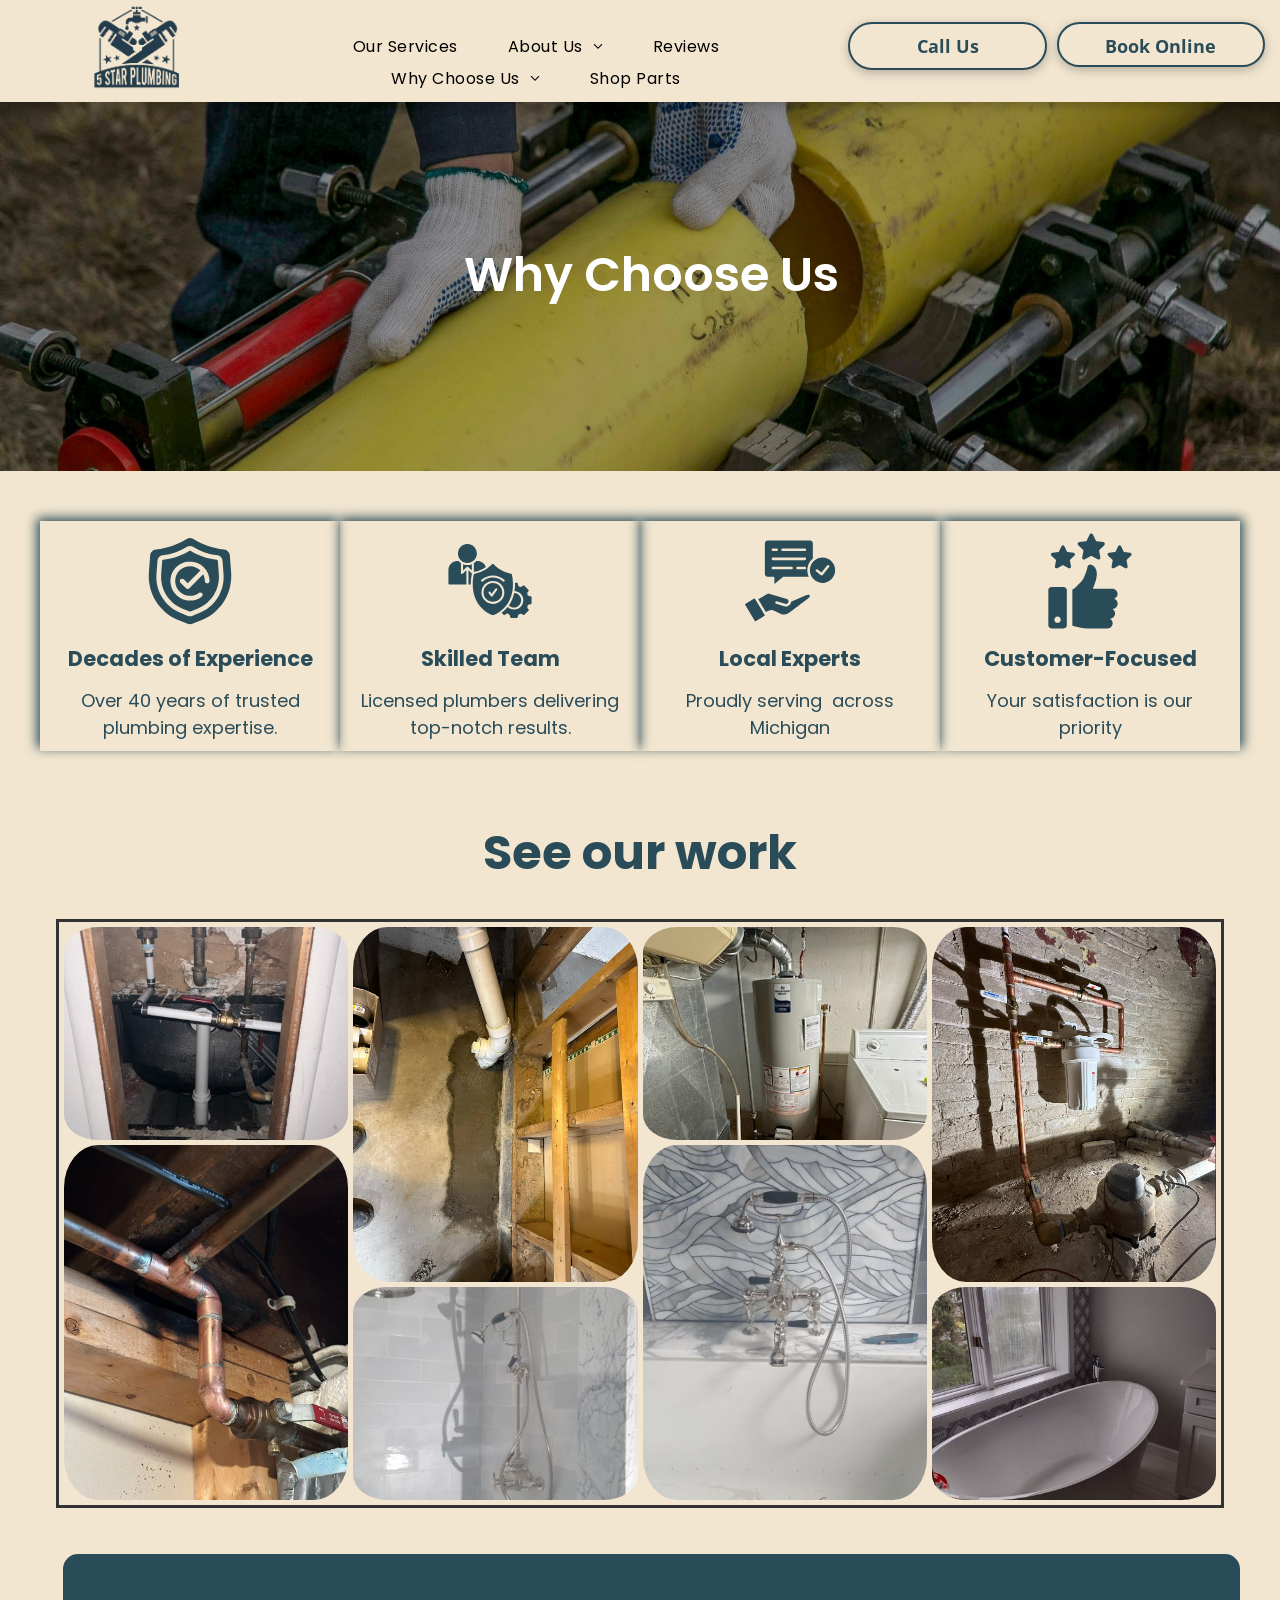
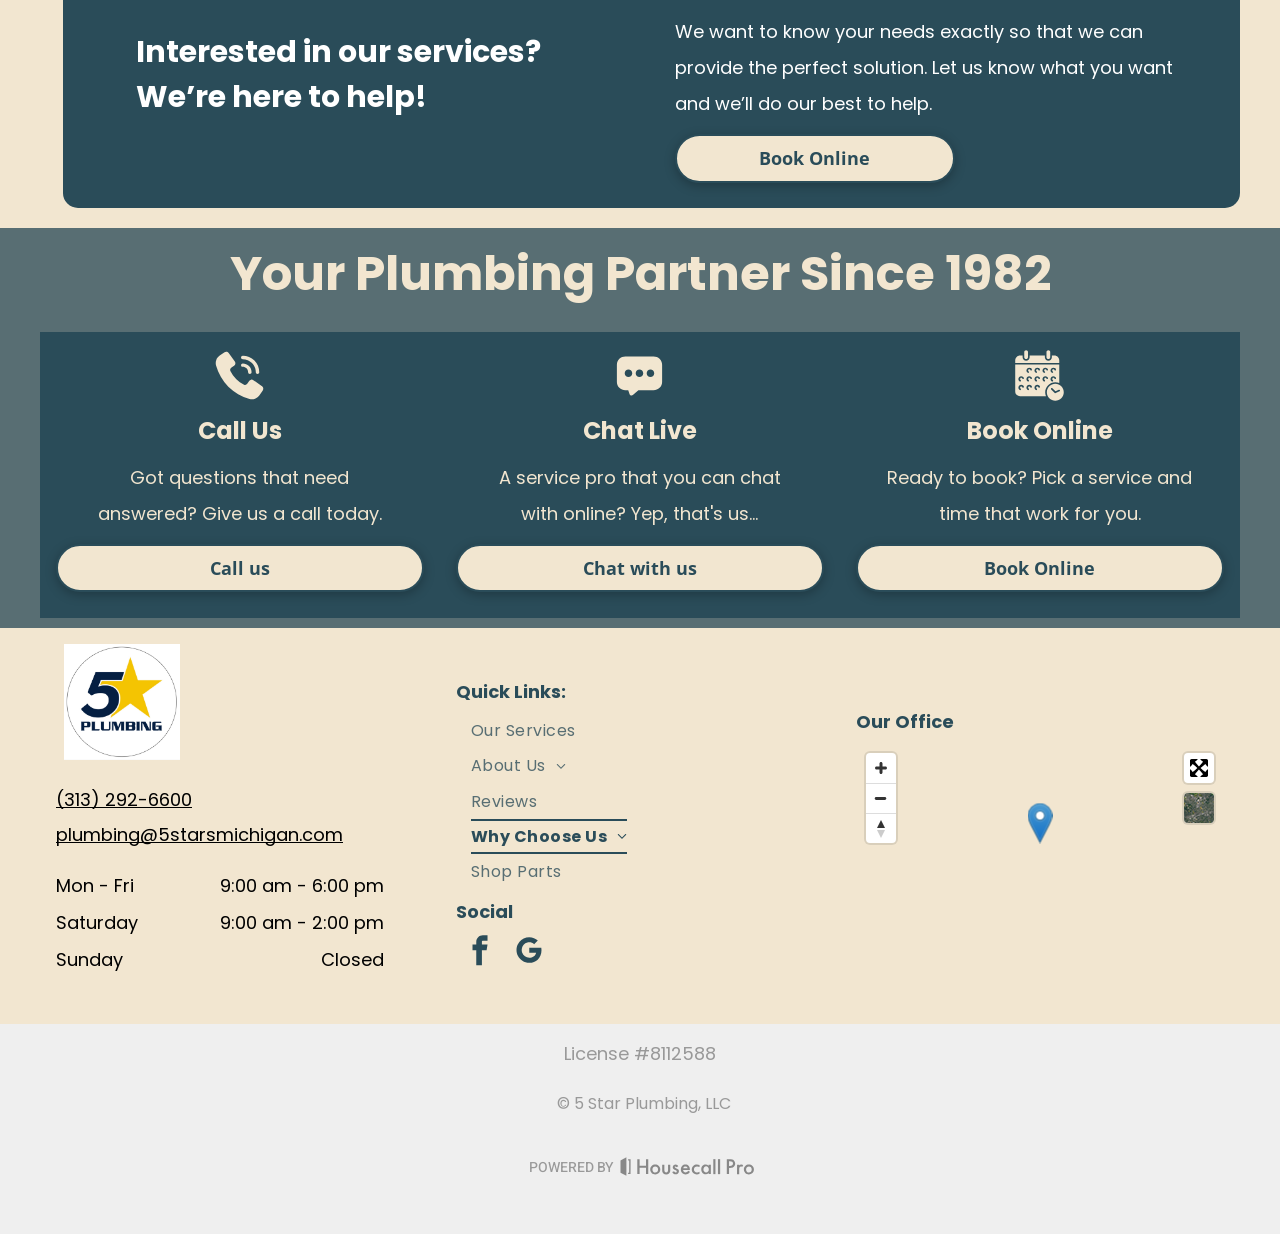
<file: why-choose-us/index.html>
<!doctype html><html lang="en" class="pointer skrollr skrollr-desktop" style><head><meta charset="utf-8"><meta http-equiv="Content-Security-Policy" content="default-src &apos;none&apos;; connect-src &apos;self&apos;; img-src &apos;self&apos;; media-src &apos;self&apos;; style-src &apos;self&apos; &apos;unsafe-inline&apos;; font-src &apos;self&apos;; script-src &apos;sha256-1DnXuvC0RghJGzIyTJJibVBhOAwPnV6hxjg6MDBRsug=&apos; &apos;sha256-pBURBJEOE4ctGupKjlXbeYlH1TXGLjhXYjMLzmSkQG0=&apos; &apos;sha256-Rh1HET3NHRlqvWNtFC4Bapv4IhY9P8KJkDan5Sok6rw=&apos; &apos;sha256-aRDIMRVzzBjfkAf0I4SZWDWpZ5amVUjXIytCk59BLRw=&apos; &apos;sha256-cW1BRtZqxmOJ3rChrOJxs/LvcNS3noD8t/a6Eif6BMQ=&apos;; base-uri &apos;none&apos;; form-action &apos;none&apos;"><meta name="viewport" content="width=device-width, initial-scale=1"><title>Why Choose 5 Star Plumbing? Experience &amp; Trust Matter</title><meta name="description" content="Discover why 5 Star Plumbing LLC is the trusted choice since 1982. Reliable, experienced, and committed to exceptional plumbing service every time."><link rel="canonical" href="https://5stars-demo.robertdevore.com/why-choose-us"><link rel="alternate" type="application/rss+xml" href="/feed/index.xml" title="Latest posts"><meta name="migration-motion" content="{&quot;schema&quot;:&quot;migration-motion/v1&quot;,&quot;adapters&quot;:[],&quot;entrances&quot;:[],&quot;unsupported&quot;:[]}"><link rel="stylesheet" href="/assets/css/why-choose-us.css"><link rel="kujo-site-index" href="/.well-known/kujo-site-index.json"><link rel="alternate" type="text/plain" href="/llms.txt" title="LLM-readable site index"><link rel="migration-search-index" href="/assets/search-index.json"><link rel="stylesheet" href="/assets/css/migration-search.css"><link rel="stylesheet" href="/assets/css/agent.css"><link rel="icon" href="/assets/media/14de7a5205fc4177426a.ico"><meta name="robots" content="index,follow"><script type="application/ld+json">{"@context":"https://schema.org","@type":"WebPage","name":"Why Choose 5 Star Plumbing? Experience & Trust Matter","headline":"Why Choose 5 Star Plumbing? Experience & Trust Matter","url":"https://5stars-demo.robertdevore.com/why-choose-us"}</script><meta property="og:title" content="Why Choose 5 Star Plumbing? Experience &amp; Trust Matter"><meta property="og:description" content="Discover why 5 Star Plumbing LLC is the trusted choice since 1982. Reliable, experienced, and committed to exceptional plumbing service every time."><meta property="og:url" content="https://5stars-demo.robertdevore.com/why-choose-us"><meta name="twitter:card" content="summary"><meta name="twitter:title" content="Why Choose 5 Star Plumbing? Experience &amp; Trust Matter"><meta name="twitter:description" content="Discover why 5 Star Plumbing LLC is the trusted choice since 1982. Reliable, experienced, and committed to exceptional plumbing service every time."><meta property="og:type" content="website"><meta property="og:image" content="https://5stars-demo.robertdevore.com/assets/media/4b8fc4d11166fc598795.webp"></head><body class="dmRoot dmDesktopBody fix-mobile-scrolling addCanvasBorder dmResellerSite dmLargeBody responsiveTablet d1SiteBody dmBodyNoIscroll" id="dmRoot" data-page-alias="why-choose-us" style="padding:0;margin:0"> <div class="dmwr" id="dm"> <div class="dm_wrapper standard-var5 widgetStyle-3 standard"> <div class="dm-home-page" id="1901957768"> <div class="runtime-module-container dm-bfs dm-layout-sec hasAnimations rows-1200 hasStickyHeader hamburger-reverse dmPageBody d-page-1716942098 inputs-css-clean dmFreeHeader" data-background-parallax-selector=".dmHomeSection1, .dmSectionParallex" data-page-class="1716942098" data-responsive-name="ResponsiveDesktopTopTabletHamburger" data-soch="true" dmtemplateid="Hamburger" id="dm-outer-wrapper"> <div class="dmOuter" id="dmStyle_outerContainer"> <div class="dmInner" data-auto="page-inner" id="dmStyle_innerContainer"> <div class="dmLayoutWrapper standard-var dmStandardDesktop"> <div id="site_content"> <div class="p_hfcontainer showOnMedium"> <div aria-hidden="true" class="hamburger-drawer layout-drawer" data-origin="side-reverse" id="hamburger-drawer" inert> <div class="u_1011275989 dmRespRow" id="1011275989" style="text-align:center"> <div class="dmRespColsWrapper" id="1987936242"> <div class="u_1311552362 dmRespCol small-12 medium-12 large-12 empty-column" id="1311552362"></div> </div> </div> <div class="u_1641888626 dmRespRow middleDrawerRow" id="1641888626" style="text-align:center"> <div class="dmRespColsWrapper" id="1228425272"> <div class="dmRespCol small-12 u_1797823586 medium-12 large-12" id="1797823586"> <nav class="u_1609080198 effect-top-bottom main-navigation unifiednav dmLinksMenu" data-auto="links-menu" data-element-type="onelinksmenu" data-logo-src data-nav-structure="VERTICAL" data-show-vertical-sub-items="HIDE" dmle_extension="onelinksmenu" id="1609080198" layout-main="vertical_nav_layout_2" layout-sub role="navigation" aria-label="Navigation 1"> <ul class="unifiednav__container unav-top  " data-auto="navigation-pages" role="menubar"> <li class="unifiednav__item-wrap" data-auto="more-pages" data-depth="0" role="menuitem"> <a class="unifiednav__item unav-item unav-top-item dmUDNavigationItem_010101642799" data-target-page-alias href="/our-services" tabindex="-1" data-migration-hidden-tabindex="0"> <span class="nav-item-text " data-auto="page-text-style" data-link-text="Our Services">Our Services<span class="icon icon-angle-down"></span> </span> </a> </li> <li aria-expanded="false" aria-haspopup="true" class="unifiednav__item-wrap" data-auto="more-pages" data-depth="0" data-sub-nav-menu="true" role="menuitem"> <a class="unifiednav__item unav-item unav-top-item dmUDNavigationItem_010101878841 unifiednav__item_has-sub-nav" data-target-page-alias href="/about-us" tabindex="-1" data-migration-hidden-tabindex="0"> <span class="nav-item-text " data-auto="page-text-style" data-link-text="About Us">About Us<span class="icon icon-angle-down"></span> </span> </a> <ul class="unifiednav__container unifiednav__container_sub-nav unav-sub" data-auto="sub-pages" data-depth="0" role="menu"> <li class="unifiednav__item-wrap" data-auto="more-pages" data-depth="1" role="menuitem"> <a class="unifiednav__item unav-item dmUDNavigationItem_010101956113" data-target-page-alias href="/about-us#Areas" tabindex="-1" data-migration-hidden-tabindex="-1"> <span class="nav-item-text " data-auto="page-text-style" data-link-text="Areas">Areas<span class="icon icon-angle-right"></span> </span> </a> </li> </ul> </li> <li class="unifiednav__item-wrap" data-auto="more-pages" data-depth="0" role="menuitem"> <a class="unifiednav__item unav-item unav-top-item dmUDNavigationItem_010101295483" data-target-page-alias href="/reviews" tabindex="-1" data-migration-hidden-tabindex="0"> <span class="nav-item-text " data-auto="page-text-style" data-link-text="Reviews">Reviews<span class="icon icon-angle-down"></span> </span> </a> </li> <li aria-expanded="false" aria-haspopup="true" class="unifiednav__item-wrap" data-auto="more-pages" data-depth="0" data-sub-nav-menu="true" role="menuitem"> <a aria-current="page" class="unifiednav__item unav-item unav-top-item dmUDNavigationItem_010101691615 unifiednav__item_has-sub-nav currentPage dmNavItemSelected" data-auto="selected-page" data-target-page-alias href="/why-choose-us" tabindex="-1" data-migration-hidden-tabindex="0"> <span class="nav-item-text " data-auto="page-text-style" data-link-text="Why Choose Us">Why Choose Us<span class="icon icon-angle-down"></span> </span> </a> <ul class="unifiednav__container unifiednav__container_sub-nav unav-sub" data-auto="sub-pages" data-depth="0" role="menu"> <li class="unifiednav__item-wrap" data-auto="more-pages" data-depth="1" role="menuitem"> <a class="unifiednav__item unav-item dmUDNavigationItem_010101176509" data-target-page-alias href="/why-choose-us#SeeOurWork" tabindex="-1" data-migration-hidden-tabindex="-1"> <span class="nav-item-text " data-auto="page-text-style" data-link-text="See Our Work">See Our Work<span class="icon icon-angle-right"></span> </span> </a> </li> </ul> </li> <li class="unifiednav__item-wrap" data-auto="more-pages" data-depth="0" role="menuitem"> <a class="unifiednav__item unav-item unav-top-item dmUDNavigationItem_01010127303" data-target-page-alias href="https://5starplumbing.myshopify.com" tabindex="-1" data-migration-hidden-tabindex="0"> <span class="nav-item-text " data-auto="page-text-style" data-link-text="Shop Parts">Shop Parts<span class="icon icon-angle-down"></span> </span> </a> </li> </ul> </nav> </div> </div> </div> <div class="dmRespRow u_1002662885" id="1002662885" style="text-align:center"> <div class="dmRespColsWrapper" id="1199077278"> <div class="u_1400557979 dmRespCol small-12 medium-12 large-12" id="1400557979"> <div class="u_1789865884 dmNewParagraph" id="1789865884"> <div style="text-align:left"> <b> <span class="font-size-22 lh-1"> <div style="text-align:left"> <span> <span> <span class="font-size-22 lh-1"> <b> <span style="font-weight:700">Get in touch</span> </b> </span> </span> </span> </div> </span> </b> </div> </div> <div class="u_1099521599 dmNewParagraph" data-version="5" id="1099521599" style="line-height:initial"><p><a href="tel:3132926600" style="font-weight:bold;display:initial;color:rgb(242, 230, 208)" data-migration-hidden-tabindex="absent" tabindex="-1"><strong>(313) 292-6600</strong></a><span style="display:initial"><br></span></p></div><div class="dmNewParagraph u_1743755051" data-element-type="paragraph" data-version="5" id="1743755051" style="text-align:left;display:block"><p class="m-size-14 size-17"><a class="font-size-17 m-font-size-14" href="mailto:plumbing@5starsmichigan.com" style="color:rgb(242, 230, 208);font-weight:bold;display:initial" data-migration-hidden-tabindex="absent" tabindex="-1"><strong>plumbing@5starsmichigan.com</strong></a><span style="display:initial"><br></span></p></div> </div> </div> </div> </div> <div class="layout-drawer-overlay" id="layout-drawer-overlay"></div> </div> <div class="site_content"> <div class="showOnMedium hamburger-header-container p_hfcontainer" id="hamburger-header-container"> <div class="hamburger-header p_hfcontainer" id="hamburger-header"> <div class="u_1705692124 dmRespRow" id="1705692124" style="text-align:center"> <div class="dmRespColsWrapper" id="1469942216"> <div class="u_1915602394 dmRespCol small-12 large-3 medium-3" id="1915602394"> <div class="u_1040837169 imageWidget align-center" data-binding="W3siYmluZGluZ05hbWUiOiJpbWFnZSIsInZhbHVlIjoic2l0ZV9pbWFnZXMubG9nbyJ9XQ==" data-element-type="image" data-widget-type="image" id="1040837169"> <a href="/" id="1385289703" aria-label="5 Star Plumbing LLC Trusted Plumbing Experts Since 1982"><img alt data-diy-image data-dm-image-path="https://housecall-attachments-production.s3.us-west-1.amazonaws.com/organizations/logos/000/618/556/original/image.jpeg" data-migration-intrinsic-size height="1474" id="1629989392" src="/assets/media/dae90338aa020f0e1934.jpg" width="1474"></a> </div> </div> <div class="u_1377595472 dmRespCol empty-column small-12 large-5 medium-5" id="1377595472"></div> <div class="u_1655486006 dmRespCol small-12 large-4 medium-4" id="1655486006"> <div class="dmNewParagraph" data-diy-text data-element-type="paragraph" data-version="5" id="1052566482"><p class="m-size-24 size-30"><a class="m-font-size-24 font-size-30" href="tel:3132926600" style="font-weight:bold;display:initial;color:rgb(42, 76, 89)"><strong><span class="inline-data-binding" data-encoded-value="KDMxMykgMjkyLTY2MDA=" data-inline-binding="site_text.formatted_phone_number">(313) 292-6600</span></strong></a></p></div> </div> </div> </div> </div> </div> <button aria-controls="hamburger-drawer" aria-expanded="false" aria-label="menu" class="showOnMedium layout-drawer-hamburger hamburger-on-header" data-auto="layout-drawer-hamburger" id="layout-drawer-hamburger"> <span class="hamburger__slice"></span> <span class="hamburger__slice"></span> <span class="hamburger__slice"></span> </button> <div class="dmHeaderContainer fHeader d-header-wrapper showOnLarge"> <div class="u_hcontainer dmHeader p_hfcontainer" data-auto="header" data-scroll-responder-id="1" data-scrollable-target="body" data-scrollable-target-threshold="1" freeheader="true" has-shadow="true" id="hcontainer"> <div class="dmHeaderResp dmHeaderStack noSwitch" id="1709005236"> <div class="u_1427725579 dmRespRow dmDefaultListContentRow fullBleedChanged fullBleedMode mini-header-show-row" id="1427725579" style="text-align:center"> <div class="dmRespColsWrapper" id="1968279600"> <div class="u_1605582647 small-12 dmRespCol large-2 medium-2 has-one-widget-only" id="1605582647"> <div class="u_1880683085 imageWidget align-center" data-element-type="image" data-widget-type="image" id="1880683085"> <a href="/" id="1529290162"><img alt="5 Star Plumbing " data-dm-image-path="https://lirp.cdn-website.com/12c0a7d7/dms3rep/multi/opt/Screenshot_2024-11-20_221116-removebg-preview-1920w.png" data-migration-intrinsic-size height="219" id="1880698213" src="/assets/media/6522aeaed1c074d03732.webp" width="221"></a> </div> </div> <div class="u_1076692646 dmRespCol small-12 large-6 medium-6 has-one-widget-only" id="1076692646"> <span id="1184716628"></span> <nav class="u_1537873820 effect-float main-navigation unifiednav dmLinksMenu" data-auto="links-menu" data-element-type="onelinksmenu" data-show-vertical-sub-items="HOVER" dmle_extension="onelinksmenu" id="1537873820" layout-main="horizontal_nav_layout_2" layout-sub="submenu_horizontal_2" role="navigation" aria-label="Navigation 2"> <ul class="unifiednav__container unav-top  " data-auto="navigation-pages" role="menubar"> <li class="unifiednav__item-wrap" data-auto="more-pages" data-depth="0" role="menuitem"> <a class="unifiednav__item unav-item unav-top-item dmUDNavigationItem_010101642799" data-target-page-alias href="/our-services" tabindex="0"> <span class="nav-item-text " data-auto="page-text-style" data-link-text="Our Services">Our Services<span class="icon icon-angle-down"></span> </span> </a> </li> <li aria-expanded="false" aria-haspopup="true" class="unifiednav__item-wrap" data-auto="more-pages" data-depth="0" data-sub-nav-menu="true" role="menuitem"> <a class="unifiednav__item unav-item unav-top-item dmUDNavigationItem_010101878841 unifiednav__item_has-sub-nav" data-target-page-alias href="/about-us" tabindex="0"> <span class="nav-item-text " data-auto="page-text-style" data-link-text="About Us">About Us<span class="icon icon-angle-down"></span> </span> </a> <ul class="unifiednav__container unifiednav__container_sub-nav unav-sub" data-auto="sub-pages" data-depth="0" role="menu"> <li class="unifiednav__item-wrap" data-auto="more-pages" data-depth="1" role="menuitem"> <a class="unifiednav__item unav-item dmUDNavigationItem_010101956113" data-target-page-alias href="/about-us#Areas" tabindex="-1"> <span class="nav-item-text " data-auto="page-text-style" data-link-text="Areas">Areas<span class="icon icon-angle-right"></span> </span> </a> </li> </ul> </li> <li class="unifiednav__item-wrap" data-auto="more-pages" data-depth="0" role="menuitem"> <a class="unifiednav__item unav-item unav-top-item dmUDNavigationItem_010101295483" data-target-page-alias href="/reviews" tabindex="0"> <span class="nav-item-text " data-auto="page-text-style" data-link-text="Reviews">Reviews<span class="icon icon-angle-down"></span> </span> </a> </li> <li aria-expanded="false" aria-haspopup="true" class="unifiednav__item-wrap" data-auto="more-pages" data-depth="0" data-sub-nav-menu="true" role="menuitem"> <a aria-current="page" class="unifiednav__item unav-item unav-top-item dmUDNavigationItem_010101691615 unifiednav__item_has-sub-nav currentPage dmNavItemSelected" data-auto="selected-page" data-target-page-alias href="/why-choose-us" tabindex="0"> <span class="nav-item-text " data-auto="page-text-style" data-link-text="Why Choose Us">Why Choose Us<span class="icon icon-angle-down"></span> </span> </a> <ul class="unifiednav__container unifiednav__container_sub-nav unav-sub" data-auto="sub-pages" data-depth="0" role="menu"> <li class="unifiednav__item-wrap" data-auto="more-pages" data-depth="1" role="menuitem"> <a class="unifiednav__item unav-item dmUDNavigationItem_010101176509" data-target-page-alias href="/why-choose-us#SeeOurWork" tabindex="-1"> <span class="nav-item-text " data-auto="page-text-style" data-link-text="See Our Work">See Our Work<span class="icon icon-angle-right"></span> </span> </a> </li> </ul> </li> <li class="unifiednav__item-wrap" data-auto="more-pages" data-depth="0" role="menuitem"> <a class="unifiednav__item unav-item unav-top-item dmUDNavigationItem_01010127303" data-target-page-alias href="https://5starplumbing.myshopify.com" tabindex="0"> <span class="nav-item-text " data-auto="page-text-style" data-link-text="Shop Parts">Shop Parts<span class="icon icon-angle-down"></span> </span> </a> </li> </ul> </nav> </div> <div class="u_1627533762 dmRespCol small-12 large-2 medium-2 has-one-widget-only" id="1627533762"> <span id="1065867596"></span> <a class="u_1906048674 align-center dmButtonLink dmWidget dmWwr default dmOnlyButton dmDefaultGradient flexButton" data-display-type="block" data-element-type="dButtonLinkId" href="tel:3132926600" id="1906048674"> <span aria-hidden="true" class="iconBg" id="1459601307"> <span class="icon hasFontIcon icon-star" id="1919439162"></span> </span> <span class="text" id="1122948279">Call Us</span> </a> </div> <div class="u_1122777961 dmRespCol small-12 large-2 medium-2 has-more-one-widget" id="1122777961"> <div class="u_1536432177 widget-efc62f dmCustomWidget" data-element-type="custom_extension" data-lazy-load="true" data-title data-widget-config="eyJidG5UZXh0IjoiQm9vayBPbmxpbmUifQ==" data-widget-id="efc62f75e6bb42cdb1b602a58254b1b2" data-widget-initialized data-widget-version="399" dmle_extension="custom_extension" id="1536432177" style="display:block"> <a href="https://book.housecallpro.com/book/5-Star-Plumbing-LLC/8cdd0840345c47539ac764e460bac3f1?v2=true"> <div class="dmWidget button-class"> <span class="text">Book Online</span> <span class="iconBg"></span> </div> </a> <migration-script aria-hidden="true" hidden="hidden" style="display:none !important"></migration-script><migration-script aria-hidden="true" hidden="hidden" style="display:none !important"></migration-script><migration-script aria-hidden="true" hidden="hidden" style="display:none !important"></migration-script></div> </div> </div> </div> </div> </div> </div> <div class="stickyHeaderSpacer" data-auto="sticky-header-spacer" data-new="true" id="stickyHeaderSpacer"></div> <div class="dmBody u_dmStyle_template_why-choose-us dm-home-page" id="dmFirstContainer"> <div class="allWrapper" data-auto="all-wrapper" id="allWrapper"> <div class="dmContent" id="dm_content" role="main"> <div class="dmHomeRespTmpl mainBorder dmRespRowsWrapper dmFullRowRespTmpl dmRespRowsWrapperSize1" id="1716942098"> <div class="u_1664460746 dmRespRow hasBackgroundOverlay dmSectionNoParallax" data-page-element-id="1447370462" data-page-element-type="section" id="1664460746" style="text-align:center"> <div class="dmRespColsWrapper" id="1720703081"> <div class="dmRespCol small-12 medium-12 large-12" id="1526071190"> <span id="1341448726"></span> <div class="u_1339300855 dmNewParagraph" data-element-type="paragraph" data-version="5" id="1339300855" style="text-align:center"> <h2 class="text-align-center" data-migration-heading-level="2"><span style="color:rgb(255, 255, 255);font-weight:600;display:initial">Why Choose Us</span></h2> </div></div> </div> </div> <div class="u_1780117633 dmRespRow dmSectionNoParallax" data-page-element-id="1324919118" data-page-element-type="section" id="1780117633" style="text-align:center"> <div class="dmRespColsWrapper" id="1140196850"> <div class="dmRespCol small-12 u_1572753339 large-3 medium-3" id="1572753339"> <span id="1475674314"></span> <div class="graphicWidget u_1497064572" data-element-type="graphic" data-layout="graphic-style-1" data-widget-type="graphic" id="1497064572"> <svg width="100%" height="100%" viewBox="0 0 100 100" xmlns="http://www.w3.org/2000/svg" id="1854890036" class="svg u_1854890036"> <title id="1842578690">A black and white shield with a check mark inside of it.</title> 
 <g> <path d="m38.805 89.328 8.7891 3.5156c1.543 0.625 3.2656 0.625 4.8125 0l8.793-3.5156c9.4727-3.7539 17.488-10.449 22.875-19.102 5.3828-8.6523 7.8516-18.805 7.0391-28.961l-1.3008-16.922c-0.23828-3.1211-2.6797-5.6211-5.793-5.9375-5.6953-0.58203-11.305-1.8398-16.703-3.7422-4.875-1.7227-9.5469-3.9609-13.941-6.6758-2.0703-1.2695-4.6797-1.2695-6.75 0-4.3945 2.7148-9.0664 4.9531-13.941 6.6758-5.3984 1.9023-11.008 3.1602-16.703 3.7422-3.1133 0.31641-5.5547 2.8164-5.793 5.9375l-1.3008 16.922c-0.8125 10.156 1.6562 20.309 7.0391 28.961 5.3867 8.6523 13.402 15.348 22.879 19.102zm-22.328-46.355 1.0469-13.609c0.20703-2.7305 2.3438-4.9219 5.0664-5.1992 4.5469-0.46484 9.0195-1.4648 13.332-2.9844 3.8867-1.375 7.6172-3.1602 11.121-5.3281 1.8164-1.1094 4.1016-1.1094 5.9141 0 3.5078 2.168 7.2344 3.9531 11.121 5.3242 4.3125 1.5234 8.7852 2.5234 13.332 2.9883 2.7227 0.27734 4.8594 2.4688 5.0664 5.1992l1.0469 13.609c0.66406 8.2656-1.3438 16.531-5.7266 23.57-4.3828 7.043-10.91 12.492-18.621 15.551l-7.0703 2.8281c-1.3516 0.54297-2.8594 0.54297-4.2109 0l-7.0703-2.8281c-7.7109-3.0586-14.238-8.5078-18.621-15.551s-6.3906-15.305-5.7266-23.57z"/> 
 <path d="m42.562 77.742 7.0742 2.8281c0.23438 0.09375 0.49219 0.09375 0.72656 0l7.0703-2.8281c6.7812-2.6914 12.523-7.4844 16.379-13.676 3.8555-6.1953 5.6211-13.461 5.0391-20.734l-1.0469-13.609c-0.03125-0.47266-0.40234-0.85156-0.87109-0.89453-4.9141-0.5-9.7539-1.5859-14.414-3.2305-4.2031-1.4844-8.2383-3.4141-12.031-5.7578-0.30078-0.18359-0.67578-0.18359-0.97656 0-3.793 2.3438-7.8281 4.2734-12.031 5.7617-4.6602 1.6406-9.5 2.7266-14.414 3.2266-0.47266 0.042969-0.83984 0.42188-0.87109 0.89453l-1.0469 13.609c-0.58203 7.2734 1.1836 14.539 5.0391 20.734 3.8555 6.1914 9.5938 10.984 16.375 13.676zm7.4375-47.273c5.1797 0.003906 10.145 2.0664 13.805 5.7266 3.6602 3.6602 5.7227 8.625 5.7266 13.805 0 1.293-1.0508 2.3438-2.3438 2.3438s-2.3438-1.0508-2.3438-2.3438c-0.015625-2.3398-0.59375-4.6406-1.6797-6.7109l-13.777 13.957c-0.4375 0.44531-1.0352 0.69531-1.6602 0.69922h-0.007812c-0.62109 0-1.2148-0.25-1.6562-0.6875l-5.6055-5.6055c-0.91016-0.91797-0.91016-2.3984 0.003907-3.3125 0.91406-0.91406 2.3945-0.91406 3.3125-0.003906l3.9375 3.9375 12.68-12.848c-2.7148-2.6641-6.3516-4.1836-10.152-4.2422-3.8047-0.058594-7.4883 1.3438-10.285 3.9219s-4.4961 6.1328-4.7461 9.9297c-0.25391 3.793 0.96484 7.543 3.3984 10.465 2.4336 2.9258 5.8984 4.8008 9.6758 5.2422 3.7773 0.44141 7.582-0.58203 10.625-2.8672 1.0352-0.77344 2.5-0.56641 3.2773 0.46875s0.57031 2.5-0.46094 3.2812c-5.0234 3.7656-11.551 4.8906-17.543 3.0195-5.9922-1.8711-10.723-6.5117-12.707-12.465-1.9883-5.957-0.98828-12.504 2.6836-17.598 3.668-5.0938 9.5664-8.1133 15.844-8.1133z"/> 
</g> 
</svg> </div> <div class="dmNewParagraph u_1449301973" data-element-type="paragraph" data-version="5" id="1449301973" style="display:block;line-height:initial;text-align:center"> <h3 class="size-21" style="line-height:1.5" data-migration-heading-level="3"><strong class="font-size-21" style="color:rgb(42, 76, 89);font-weight:700;display:initial">Decades of Experience</strong></h3> </div><div class="dmNewParagraph" data-version="5" id="1690250109"><p class="text-align-center" style="line-height:1.5"><span style="color:rgb(42, 76, 89);display:initial">Over 40 years of trusted plumbing expertise.</span></p></div> </div> <div class="dmRespCol small-12 u_1014957653 large-3 medium-3" id="1014957653"> <span id="1901390772"></span> <div class="graphicWidget u_1700370335" data-element-type="graphic" data-layout="graphic-style-1" data-widget-type="graphic" id="1700370335"> <a id="1247159822"> <svg width="100%" height="100%" viewBox="0 0 100 100" xmlns="http://www.w3.org/2000/svg" id="1600014253" class="svg u_1600014253"> <path d="m36.863 22.551c0 3.8242-2.3008 7.2695-5.832 8.7305s-7.5938 0.65234-10.297-2.0469c-2.6992-2.7031-3.5078-6.7656-2.0469-10.297s4.9062-5.832 8.7305-5.832c5.2148 0.003906 9.4414 4.2305 9.4453 9.4453zm44.305 46.719c-0.003907-3.8984-3.1133-7.0898-7.0117-7.1953-0.88672 4.418-2.6602 8.6133-5.207 12.332 2.0664 2.0273 5.1445 2.6133 7.8164 1.4922 2.668-1.1211 4.4023-3.7344 4.4023-6.6289zm9.375-3.918h-0.61328l-0.003907 0.003907c-1.0898-0.019531-2.0586-0.71094-2.4258-1.7422-0.4375-0.96094-0.24609-2.0938 0.48047-2.8633l0.4375-0.4375c0.40234-0.40625 0.40234-1.0625 0-1.4688l-4.043-4.0742c-0.19531-0.19531-0.46094-0.30078-0.73828-0.30078-0.27734 0-0.54297 0.10547-0.74219 0.30078l-0.3125 0.32422c-0.78516 0.77734-1.9609 1.0117-2.9883 0.59375l-0.20703-0.09375c-0.92578-0.37891-1.5312-1.2812-1.5312-2.2812v-0.625c0-0.27734-0.10938-0.54297-0.30469-0.73828-0.19531-0.19531-0.46094-0.30469-0.73828-0.30469h-1.8125c0.10938 2.7891-0.050781 5.5781-0.46875 8.3359 3.0234 0.16016 5.7734 1.7891 7.375 4.3555 1.6016 2.5664 1.8516 5.7539 0.66797 8.5391-1.1836 2.7852-3.6523 4.8203-6.6094 5.4492-2.9609 0.62891-6.043-0.22266-8.2578-2.2812-1.75 2.1836-3.7812 4.1328-6.0391 5.7891l1.875 1.9297c0.19531 0.19531 0.46094 0.30859 0.73828 0.30859s0.54297-0.11328 0.73828-0.30859l0.4375-0.4375c0.78906-0.73438 1.9453-0.91406 2.918-0.44922 0.98828 0.37109 1.6523 1.3008 1.6758 2.3555v0.625c0 0.27344 0.10938 0.53906 0.30469 0.73438 0.19531 0.19531 0.46094 0.30469 0.73828 0.30469h5.75c0.27734 0 0.54297-0.10938 0.73828-0.30469 0.19531-0.19531 0.30469-0.46094 0.30469-0.73438v-0.625c0.085937-1.0469 0.74609-1.9531 1.7148-2.3516 0.96875-0.40234 2.082-0.22656 2.8789 0.45312l0.4375 0.4375c0.19531 0.19922 0.46094 0.3125 0.73828 0.3125s0.54297-0.11328 0.73828-0.3125l4.0625-4.0625c0.40625-0.40625 0.40625-1.0625 0-1.4688l-0.4375-0.44922v0.003907c-0.6875-0.79688-0.86719-1.9141-0.46484-2.8867 0.40625-0.97266 1.3242-1.6328 2.3711-1.707h0.61719c0.27344 0 0.53906-0.10938 0.73438-0.30469 0.19531-0.19531 0.30469-0.46094 0.30469-0.73828v-5.7617c0-0.27344-0.10938-0.53906-0.30469-0.73438-0.19531-0.19531-0.46094-0.30469-0.73438-0.30469zm-68.949-22.465c-0.38672-0.16406-0.63672-0.54297-0.63672-0.96094v-9.8203c-0.89844-0.61328-1.707-1.3516-2.4062-2.1875h-1.1758c-4.9453 0.003906-8.9531 4.0117-8.957 8.957v13.543c0 0.27344 0.10938 0.53906 0.30469 0.73438 0.19531 0.19531 0.46094 0.30469 0.73438 0.30469h16.918v-14.289l-3.6562 3.5391c-0.30859 0.27734-0.75 0.34766-1.125 0.17969zm10.199-9.668c-2.8047 1.1562-5.9492 1.1562-8.75 0v6.25l3.6562-3.5195c0.042969-0.039063 0.09375-0.070313 0.14453-0.09375 0.054688-0.046875 0.11719-0.089844 0.17578-0.125 0.25391-0.10547 0.53906-0.10547 0.79297 0 0.0625 0.035156 0.12109 0.074219 0.17578 0.125l0.15625 0.09375 3.6445 3.5195zm5.707-3.3008h-1.2188c-0.69531 0.83594-1.5078 1.5742-2.4062 2.1875v8.7695c0.16406-0.050781 0.33203-0.09375 0.5-0.125 4.1523-0.76172 8.0859-2.4258 11.52-4.875-1.2656-3.5547-4.6211-5.9375-8.3945-5.957zm-9.043 23.508h2.2422c-0.03125-3.5039 0.35547-7 1.1562-10.414 0.039062-0.14453 0.09375-0.28516 0.15625-0.41797l-3.5547-3.4258zm33.812 8.0312c0 3.793-2.2812 7.2109-5.7852 8.6641-3.5039 1.4492-7.5352 0.64844-10.219-2.0352-2.6797-2.6797-3.4805-6.7109-2.0312-10.215s4.8711-5.7891 8.6602-5.7891c5.1797 0 9.375 4.1992 9.375 9.375zm-5.4492-3.9375h0.003907c-0.22656-0.16016-0.50781-0.22656-0.78125-0.18359-0.27344 0.046874-0.51562 0.19922-0.67969 0.42578l-3.6562 5.0312-1.332-1.7812c-0.15625-0.24609-0.40625-0.41797-0.69141-0.46875-0.28516-0.054688-0.57812 0.011719-0.8125 0.1875-0.23047 0.17188-0.38281 0.43359-0.41406 0.72266s0.0625 0.57812 0.25 0.79688l2.1758 2.9258h0.003907c0.19922 0.26562 0.51172 0.42188 0.84375 0.41797 0.33203 0 0.64453-0.15625 0.84375-0.42578l4.4805-6.1875h-0.003907c0.16406-0.22656 0.23438-0.50391 0.19141-0.77734-0.042969-0.27344-0.19531-0.51953-0.41797-0.68359zm-2.832 26.449c-0.13672 0.0625-0.28516 0.09375-0.4375 0.09375h-1.3633c-0.14844 0-0.29297-0.03125-0.42578-0.09375-25.48-11.738-17.969-40.125-17.898-40.406 0.10938-0.39844 0.4375-0.69531 0.84375-0.76172 10.23-1.6562 17.375-9.3438 17.375-9.4688 0.19922-0.21484 0.48047-0.33984 0.77344-0.33984s0.57031 0.125 0.76953 0.33984c0.074219 0.082031 7.168 7.7695 17.395 9.4258v0.003907c0.40625 0.0625 0.73828 0.35938 0.84375 0.75781 0.09375 0.32422 7.5938 28.711-17.875 40.449zm10.367-22.512c0-4.6328-2.793-8.8125-7.0742-10.586-4.2812-1.7734-9.2109-0.79297-12.488 2.4844-3.2773 3.2773-4.2578 8.207-2.4844 12.488 1.7734 4.2812 5.9531 7.0742 10.586 7.0742 6.3281 0 11.461-5.1328 11.461-11.461zm0-12.605v0.003907c-3.1367-2.875-7.2383-4.4727-11.492-4.4727-4.2539 0-8.3516 1.5977-11.488 4.4727-0.38672 0.39062-0.39844 1.0195-0.027344 1.4258 0.36719 0.41016 0.99219 0.46094 1.4219 0.11328 2.7539-2.5234 6.3555-3.9258 10.09-3.9258s7.3359 1.4023 10.09 3.9258c0.19531 0.17188 0.44531 0.26953 0.70703 0.27344 0.42969-0.003907 0.81641-0.26562 0.96875-0.66797 0.15625-0.40234 0.046875-0.85547-0.26953-1.1445z"/> 
</svg> </a> </div> <div class="dmNewParagraph u_1053746178" data-element-type="paragraph" data-version="5" id="1053746178" style="display:block;line-height:initial;text-align:center"> <h3 class="size-21" style="line-height:1.5" data-migration-heading-level="3"><strong class="font-size-21" style="color:rgb(42, 76, 89);font-weight:700;display:initial">Skilled Team</strong></h3> </div><div class="dmNewParagraph" data-version="5" id="1236339118"><p class="text-align-center" style="line-height:1.5"><span style="color:rgb(42, 76, 89);display:initial;font-family:Poppins, &apos;Poppins Fallback&apos;">Licensed plumbers delivering top-notch results.</span></p></div> </div> <div class="dmRespCol small-12 u_1787588655 large-3 medium-3" id="1787588655"> <span id="1092110049"></span> <div class="graphicWidget u_1989073146" data-element-type="graphic" data-layout="graphic-style-1" data-widget-type="graphic" id="1989073146"> <svg width="100%" height="100%" viewBox="0 0 100 100" xmlns="http://www.w3.org/2000/svg" id="1756329262" class="svg u_1756329262"> <title id="1543895871">A hand is holding a check mark and a speech bubble.</title> 
 <path d="m14.668 67.316-9.8242 5.8906 10.32 17.219 9.8242-5.8906-0.67578-1.1367c-0.019531-0.03125-0.039062-0.0625-0.058594-0.10156l-8.8555-14.758c-0.015626-0.019531-0.027344-0.042968-0.039063-0.066406l-0.019531-0.035156-0.67578-1.125zm3.5391 0.97266 9.8555-5.7422v-0.003906c0.015625-0.007813 0.03125-0.015625 0.046875-0.019531 0.023437 0 0.042969 0 0.066406 0.007812l18.703 5.457c0.011719 0 0.046875 0.015625 0.11328 0.039063 0.57422 0.21094 1.0391 0.64062 1.293 1.1992 0.12109 0.25781 0.19922 0.53516 0.23438 0.82031 0 0.03125 0.003907 0.0625 0.011719 0.10156l-0.003906-0.003907c0.03125 0.33203-0.003906 0.66797-0.097656 0.98828-0.007813 0.019532-0.019532 0.0625-0.046876 0.13672-0.22266 0.625-0.68359 1.1367-1.2812 1.4219-0.65234 0.30078-1.3906 0.35156-2.0742 0.13672l-8.1992-2.5c-0.66797-0.20312-1.375 0.17578-1.5781 0.84375s0.17578 1.375 0.84375 1.5781l8.1992 2.5c1.2891 0.39844 2.6797 0.30078 3.8984-0.27734 1.2109-0.57031 2.1406-1.6016 2.5859-2.8633 0.023437-0.0625 0.050781-0.15625 0.085937-0.27734v0.003907c0.10156-0.33984 0.16406-0.69141 0.19141-1.043l14.934-6.5h-0.003906c0.83594-0.42969 1.7617-0.64844 2.7031-0.62891 0.21484 0.011719 0.42578 0.085938 0.60547 0.21094 0.13672 0.10938 0.24219 0.25 0.30859 0.41016 0.15234 0.40234 0.20313 0.83984 0.14453 1.2695-0.0625 0.60547-0.89453 1.2227-1.5156 1.6875l-0.14453 0.10547-0.078126 0.066406c-3.6445 2.7305-6.4609 4.8828-8.8672 6.7188-6.6016 5.0312-10.199 7.7773-12.754 8.9102-2.7109 1.1992-4.3984 0.40625-8.1211-1.332-0.75391-0.35156 0 0-0.80078-0.37891-1-0.46484-1.5703-0.73828-2.0625-0.97266-2.1289-1.0195-3.1172-1.5-4.2578-1.4727l-0.003906-0.003907c-1.1719 0.125-2.2969 0.53125-3.2812 1.1836-0.53906 0.27734-1.1836 0.61328-1.9844 1l-7.6602-12.777zm73.246-37.965c-4.2617-4.2656-10.949-4.9297-15.969-1.5781-5.0156 3.3477-6.9688 9.7773-4.6602 15.352 2.3047 5.5742 8.2305 8.7461 14.148 7.5703 5.918-1.1758 10.18-6.3672 10.18-12.402 0.007812-3.3516-1.3242-6.5703-3.6992-8.9414zm-22.629 15.527h-25.312c-0.32812 0-0.64453 0.125-0.87891 0.35156l-8.207 6.6992-0.003906-5.7812c0-0.69922-0.56641-1.2656-1.2656-1.2656v-0.003907h-5.4922c-1.543-0.007812-2.7891-1.2539-2.7969-2.793v-30.691c0.007812-1.5391 1.2578-2.7852 2.7969-2.793h42.371c1.543 0.003906 2.7891 1.2539 2.793 2.793v15.199c-0.36719 0.30469-0.71875 0.625-1.0547 0.96094-2.2227 2.2266-3.7031 5.0898-4.2305 8.1953-0.53125 3.1016-0.082031 6.293 1.2812 9.1289zm7.3477-5.2344c-0.55859-0.42188-0.66797-1.2148-0.24609-1.7734s1.2188-0.66797 1.7734-0.24219l3.8008 2.8867 5.6016-6.9883c0.20703-0.26953 0.51563-0.44141 0.85156-0.48047 0.33984-0.039062 0.67969 0.058594 0.94141 0.26953 0.26562 0.21484 0.43359 0.52344 0.46875 0.86328 0.035157 0.33594-0.070312 0.67578-0.28906 0.9375l-6.375 7.9453c-0.42969 0.53516-1.2031 0.62891-1.75 0.21484zm-33.648-20.516h22.312c0.69922 0 1.2695-0.57031 1.2695-1.2734 0-0.69922-0.57031-1.2695-1.2695-1.2695h-22.312c-0.70313 0-1.2695 0.57031-1.2695 1.2695 0 0.70312 0.56641 1.2734 1.2695 1.2734zm-9.6562 0h3.7656c0.69922 0 1.2695-0.57031 1.2695-1.2734 0-0.69922-0.57031-1.2695-1.2695-1.2695h-3.7695c-0.69922 0-1.2695 0.57031-1.2695 1.2695 0 0.70312 0.57031 1.2734 1.2695 1.2734zm0 9.0469 31.969-0.003907c0.69922 0 1.2695-0.57031 1.2695-1.2695 0-0.70312-0.57031-1.2734-1.2695-1.2734h-31.973c-0.69922 0-1.2695 0.57031-1.2695 1.2734 0 0.69922 0.57031 1.2695 1.2695 1.2695zm24.602 9.0469h7.3711l-0.003906-0.003906c0.69922 0 1.2695-0.57031 1.2695-1.2734 0-0.69922-0.57031-1.2695-1.2695-1.2695h-7.3711c-0.70312 0-1.2695 0.57031-1.2695 1.2695 0 0.70312 0.56641 1.2734 1.2695 1.2734zm-24.602 0 18.703-0.003906c0.70313 0 1.2734-0.57031 1.2734-1.2734 0-0.69922-0.57031-1.2695-1.2734-1.2695h-18.707c-0.69922 0-1.2695 0.57031-1.2695 1.2695 0 0.70312 0.57031 1.2734 1.2695 1.2734z" fill-rule="evenodd"/> 
</svg> </div> <div class="dmNewParagraph" data-element-type="paragraph" data-version="5" id="1881851502" style="line-height:initial"> <h3 class="text-align-center size-21" style="line-height:1.5" data-migration-heading-level="3"><strong class="font-size-21" style="font-weight:700;color:rgb(42, 76, 89);display:initial">Local Experts</strong></h3> </div><div class="dmNewParagraph" data-version="5" id="1166178424"><p class="text-align-center" style="line-height:1.5"><span style="color:rgb(42, 76, 89);display:initial;font-family:Poppins, &apos;Poppins Fallback&apos;">Proudly serving&#xa0; across Michigan</span></p></div> </div><div class="dmRespCol small-12 u_1143854932 large-3 medium-3" id="1143854932"> <span id="1358757051"></span> <div class="graphicWidget u_1853044233" data-element-type="graphic" data-layout="graphic-style-1" data-widget-type="graphic" id="1853044233"> <svg width="100%" height="100%" viewBox="0 0 100 100" xmlns="http://www.w3.org/2000/svg" id="1229584560" class="svg u_1229584560"> <title id="1469772133">A thumbs up with three stars on a white background.</title> 
 <g> <path d="m33.598 21.832-6.0039-0.8125c-0.23438-0.03125-0.43359-0.17578-0.53516-0.38672l-2.6289-5.4609c-0.59375-1.2344-2.3477-1.2344-2.9414 0l-2.6289 5.4609c-0.10156 0.21094-0.30078 0.35547-0.53125 0.38672l-6.0039 0.8125c-1.3555 0.18359-1.8984 1.8555-0.91016 2.8008l4.3828 4.1875c0.16797 0.16016 0.24609 0.39844 0.20312 0.625l-1.0859 5.9609c-0.24609 1.3477 1.1758 2.3789 2.3789 1.7305l5.3359-2.875c0.20703-0.10938 0.45312-0.10938 0.66016 0l5.3359 2.8711c1.2031 0.64844 2.625-0.38281 2.3789-1.7305l-1.082-5.9609c-0.042969-0.23047 0.035156-0.46484 0.20312-0.62891l4.3828-4.1875c0.98828-0.94531 0.44531-2.6172-0.91016-2.8008z"/> 
 <path d="m90.25 21.832-6.0039-0.8125c-0.23438-0.03125-0.43359-0.17578-0.53516-0.38672l-2.6289-5.4609c-0.59375-1.2344-2.3477-1.2344-2.9414 0l-2.6289 5.4609c-0.10156 0.21094-0.30078 0.35547-0.53125 0.38672l-6.0039 0.8125c-1.3555 0.18359-1.8984 1.8555-0.91016 2.8008l4.3828 4.1875c0.16797 0.16016 0.24609 0.39844 0.20312 0.625l-1.0859 5.9609c-0.24609 1.3477 1.1758 2.3789 2.3789 1.7305l5.3359-2.875c0.20703-0.10938 0.45312-0.10938 0.66016 0l5.3359 2.8711c1.2031 0.64844 2.625-0.38281 2.3789-1.7305l-1.082-5.9609c-0.042969-0.23047 0.035156-0.46484 0.20312-0.62891l4.3828-4.1875c0.98828-0.94531 0.44531-2.6172-0.91016-2.8008z"/> 
 <path d="m63.297 11.062-6.7773-0.91406c-0.26172-0.035157-0.48828-0.19922-0.60547-0.4375l-2.9688-6.1641c-0.66797-1.3906-2.6523-1.3906-3.3203 0l-2.9688 6.168c-0.11328 0.23828-0.33984 0.40234-0.60156 0.4375l-6.7812 0.91406c-1.5312 0.20703-2.1445 2.0938-1.0273 3.1602l4.9453 4.7266c0.19141 0.18359 0.27734 0.44922 0.23047 0.70703l-1.2266 6.7305c-0.27734 1.5195 1.3281 2.6836 2.6875 1.9531l6.0273-3.2461c0.23047-0.125 0.51172-0.125 0.74219 0l6.0234 3.2422c1.3594 0.73438 2.9648-0.43359 2.6875-1.9531l-1.2227-6.7305c-0.046875-0.26172 0.039063-0.52734 0.23047-0.70703l4.9453-4.7266c1.1172-1.0664 0.50391-2.9531-1.0273-3.1602z"/> 
 <path d="m77.668 72.621c0-1.8477-0.98438-3.5703-2.5859-4.4336l-0.86328-0.49219 0.86328-0.49219c1.7266-0.98438 2.7109-3.0781 2.4648-5.0508-0.24609-2.4648-2.7109-4.4336-5.418-4.4336h-19.211l0.24609-0.73828c0.125-0.37109 0.37109-0.73828 0.49219-1.1094l0.12109-0.24609c0.98438-2.832 3.0781-7.8828 3.0781-13.055 0-5.543-3.8164-8.8672-6.5273-9.1133-1.4766-0.125-2.5859 0.73828-2.832 2.4648-0.49219 3.3242-2.4648 8.1289-4.0664 11.578-0.37109 0.73828-0.73828 1.3555-1.2305 1.9688-1.7266 1.9688-5.7891 6.5273-9.8516 9.3594v35.84c6.7734 1.9688 12.93 2.832 19.336 2.832h15.52c2.5859 0 4.8047-1.7227 5.2969-4.0625 0.49219-1.8477-0.125-3.6953-1.6016-4.9258l-0.86328-0.73828 1.1094-0.24609c2.3398-0.49219 3.9414-2.5859 3.9414-4.9258 0-1.4766-0.61719-2.832-1.7227-3.8164l-0.86328-0.73828 1.1094-0.24609c2.2188-0.61719 3.9414-2.5859 4.0625-5.1719z"/> 
 <path d="m23.727 55.996h-12.316c-1.7266 0-3.0781 1.3555-3.0781 3.0781v35.223c0 1.7227 1.3555 3.0781 3.0781 3.0781h12.316c1.7227 0 3.0781-1.3555 3.0781-3.0781v-35.223c0-1.7227-1.4766-3.0781-3.0781-3.0781zm-6.1562 35.84c-1.8477 0-3.2031-1.4766-3.2031-3.2031 0-1.8477 1.4766-3.2031 3.2031-3.2031 1.8477 0 3.2031 1.4766 3.2031 3.2031 0 1.8477-1.4766 3.2031-3.2031 3.2031z"/> 
</g> 
</svg> </div> <div class="dmNewParagraph" data-element-type="paragraph" data-version="5" id="1357405637" style="line-height:initial"> <h3 class="text-align-center size-21" style="line-height:1.5" data-migration-heading-level="3"><strong class="font-size-21" style="color:rgb(42, 76, 89);font-weight:700;display:initial">Customer-Focused</strong></h3> </div><div class="dmNewParagraph" data-version="5" id="1967892313"><p class="text-align-center" style="line-height:1.5"><span style="color:rgb(42, 76, 89);display:initial">Your satisfaction is our priority</span></p></div> </div> </div> </div> <div class="u_SeeOurWork" data-anchor="See Our Work" data-auto="flex-section" data-flex-id="77fa45c7" data-layout-section data-page-element-id="1849569083" data-page-element-type="section" id="SeeOurWork"> <div class="flex-widgets-container" id="1381882713"></div> <section class="flex-element section" data-auto="flex-element-section" id="12b63a77"> <div class="flex-element grid" data-auto="flex-element-grid" data-layout-grid id="d1543e6b"> <div class="flex-element group" data-auto="flex-element-group" id="37e04563"> <div class="flex-element group" data-auto="flex-element-group" id="0236e257"> <div class="flex-element widget-wrapper" data-auto="flex-element-widget-wrapper" data-external-id="1374078242" data-widget-type="paragraph" id="9debe2aa"> <div class="dmNewParagraph" data-element-type="paragraph" data-version="5" id="1374078242"> <h2 class="text-align-center" data-migration-heading-level="2"><span style="display:unset;color:rgb(42, 76, 89)">See our work</span></h2> </div> </div> <div class="flex-element widget-wrapper" data-anim-extended="eyJkZXNrdG9wIjp7InRyaWdnZXIiOiJlbnRyYW5jZSIsImFuaW1hdGlvbiI6ImZhZGVJbkNvbWJvIiwiZHVyYXRpb24iOjEsImRlbGF5IjowLCJpbnRlbnNpdHkiOjEsImRpciI6ImluLXBsYWNlIn19" data-auto="flex-element-widget-wrapper" data-external-id="1091445006" data-widget-type="photoGallery" id="d80dfb56" style="visibility:visible !important"> <div class="dmPhotoGallery newPhotoGallery dmPhotoGalleryResp u_1091445006 photo-gallery-done photoGallery text-layout-over captionAlignment-undefined" data-desktop-columns="4" data-desktop-layout="pinterest-rounded" data-desktop-text-layout="over" data-element-type="dPhotoGalleryId" data-placeholder="false" data-rows-to-show="100" data-widget-type="photoGallery" id="1091445006"> <div class="dmPhotoGalleryHolder clearfix gallery shadowEffectToChildren gallery4inArow" id="1362986591"></div><div class="layout-container pinterest-rounded" data-migration-gallery-grid="true" style="--cloner-gallery-columns:4;--cloner-gallery-mobile-columns:2"><div class="photogallery-row" data-index="0"><div class="photogallery-column  column-4" data-index="0"><div class="photoGalleryThumbs pinterest-low animated null" data-index="0"> <div class="thumbnailInnerWrapper" style="opacity:1"> <div class="image-container revealed"> <a data-dm-multisize-attr="temp" aria-label="A bathroom sink is being installed in a hole in the wall" data-dm-force-device="mobile" class="u_1574603432" data-image-url="https://irp.cdn-website.com/12c0a7d7/dms3rep/multi/Screenshot+2024-11-22+040839.png" style=";background-image:url(&quot;/assets/media/976d8007e91bc93728e4.webp&quot;)"><img src="/assets/media/374b078f1efaa69fabb3.webp" alt="A bathroom sink is being installed in a hole in the wall" id="1535903371" aria-label="A bathroom sink is being installed in a hole in the wall" class="lazyloaded" width="561" height="754" data-migration-intrinsic-size></a> </div> <div class="caption-container u_1681257281" id="1681257281" style="display:none"> <span class="caption-inner"> <a class="caption-button dmWidget  clearfix u_1290461804" data-auto="caption-button" id="1290461804"> <span class="iconBg" data-auto="button-icon-bg"> <span class="icon hasFontIcon " data-auto="button-icon"></span> </span> <span class="text" data-auto="button-text">Button</span> </a> </span> </div> </div> </div><div class="photoGalleryThumbs pinterest-high animated null" data-index="4"> <div class="thumbnailInnerWrapper" style="opacity:1"> <div class="image-container revealed"> <a data-dm-multisize-attr="temp" aria-label="A close up of a copper pipe in a room" data-dm-force-device="mobile" class="u_1057989530" data-image-url="https://irp.cdn-website.com/12c0a7d7/dms3rep/multi/Screenshot+2024-11-22+040739.png" style=";background-image:url(&quot;/assets/media/4804f52e6c4512427a57.webp&quot;)"><img src="/assets/media/4804f52e6c4512427a57.webp" alt="A close up of a copper pipe in a room" id="1301189339" aria-label="A close up of a copper pipe in a room" class="lazyloaded" width="559" height="743" data-migration-intrinsic-size></a> </div> <div class="caption-container u_1720859526" id="1720859526" style="display:none"> <span class="caption-inner"> <a class="caption-button dmWidget  clearfix u_1581563101" data-auto="caption-button" id="1581563101"> <span class="iconBg" data-auto="button-icon-bg"> <span class="icon hasFontIcon " data-auto="button-icon"></span> </span> <span class="text" data-auto="button-text">Button</span> </a> </span> </div> </div> </div></div><div class="photogallery-column  column-4" data-index="1"><div class="photoGalleryThumbs pinterest-high animated null" data-index="1"> <div class="thumbnailInnerWrapper" style="opacity:1"> <div class="image-container revealed"> <a data-dm-multisize-attr="temp" aria-label="A person is standing next to a pipe in a basement." data-dm-force-device="mobile" class="u_1186386793" data-image-url="https://irp.cdn-website.com/12c0a7d7/dms3rep/multi/Screenshot+2024-11-22+040824.png" style=";background-image:url(&quot;/assets/media/91942eba61e362c3f7e0.webp&quot;)"><img src="/assets/media/91942eba61e362c3f7e0.webp" alt="A person is standing next to a pipe in a basement." id="1546824365" aria-label="A person is standing next to a pipe in a basement." class="lazyloaded" width="553" height="740" data-migration-intrinsic-size></a> </div> <div class="caption-container u_1174035768" id="1174035768" style="display:none"> <span class="caption-inner"> <a class="caption-button dmWidget  clearfix u_1113236279" data-auto="caption-button" id="1113236279"> <span class="iconBg" data-auto="button-icon-bg"> <span class="icon hasFontIcon " data-auto="button-icon"></span> </span> <span class="text" data-auto="button-text">Button</span> </a> </span> </div> </div> </div><div class="photoGalleryThumbs pinterest-low animated null" data-index="5"> <div class="thumbnailInnerWrapper" style="opacity:1"> <div class="image-container revealed"> <a data-dm-multisize-attr="temp" aria-label="A shower head is hanging from the ceiling in a bathroom." data-dm-force-device="mobile" class="u_1233347209" data-image-url="https://irp.cdn-website.com/12c0a7d7/dms3rep/multi/7848846255677836557.jpg" style=";background-image:url(&quot;/assets/media/f73ca895d3e08ae2b66b.jpg&quot;)"><img src="/assets/media/c89542d8a82d0441b53e.jpg" alt="A shower head is hanging from the ceiling in a bathroom." id="1624384950" aria-label="A shower head is hanging from the ceiling in a bathroom." class="lazyloaded" width="1152" height="2048" data-migration-intrinsic-size></a> </div> <div class="caption-container u_1621013491" id="1621013491" style="display:none"> <span class="caption-inner"> <a class="caption-button dmWidget  clearfix u_1776625359" data-auto="caption-button" id="1776625359"> <span class="iconBg" data-auto="button-icon-bg"> <span class="icon hasFontIcon " data-auto="button-icon"></span> </span> <span class="text" data-auto="button-text">Button</span> </a> </span> </div> </div> </div></div><div class="photogallery-column  column-4" data-index="2"><div class="photoGalleryThumbs pinterest-low animated null" data-index="2"> <div class="thumbnailInnerWrapper" style="opacity:1"> <div class="image-container revealed"> <a data-dm-multisize-attr="temp" aria-label="A water heater is sitting next to a washer and dryer in a laundry room." data-dm-force-device="mobile" class="u_1603270493" data-image-url="https://irp.cdn-website.com/12c0a7d7/dms3rep/multi/Screenshot+2024-11-22+040751.png" style=";background-image:url(&quot;/assets/media/c8fd05082a66d3173a9c.webp&quot;)"><img src="/assets/media/d0302d4fd9bc31984260.webp" alt="A water heater is sitting next to a washer and dryer in a laundry room." id="1210491214" aria-label="A water heater is sitting next to a washer and dryer in a laundry room." class="lazyloaded" width="553" height="745" data-migration-intrinsic-size></a> </div> <div class="caption-container u_1228634516" id="1228634516" style="display:none"> <span class="caption-inner"> <a class="caption-button dmWidget  clearfix u_1326258355" data-auto="caption-button" id="1326258355"> <span class="iconBg" data-auto="button-icon-bg"> <span class="icon hasFontIcon " data-auto="button-icon"></span> </span> <span class="text" data-auto="button-text">Button</span> </a> </span> </div> </div> </div><div class="photoGalleryThumbs pinterest-high animated null" data-index="6"> <div class="thumbnailInnerWrapper" style="opacity:1"> <div class="image-container revealed"> <a data-dm-multisize-attr="temp" aria-label="A bathtub with a shower head attached to it in a bathroom." data-dm-force-device="mobile" class="u_1553894457" data-image-url="https://irp.cdn-website.com/12c0a7d7/dms3rep/multi/4595685943046473425.jpg" style=";background-image:url(&quot;/assets/media/bb2cf6e8d7889576f98d.jpg&quot;)"><img src="/assets/media/58f137cc30b1351c0988.jpg" alt="A bathtub with a shower head attached to it in a bathroom." id="1328810163" aria-label="A bathtub with a shower head attached to it in a bathroom." class="lazyloaded" width="1920" height="1080" data-migration-intrinsic-size></a> </div> <div class="caption-container u_1779791967" id="1779791967" style="display:none"> <span class="caption-inner"> <a class="caption-button dmWidget  clearfix u_1522966202" data-auto="caption-button" id="1522966202"> <span class="iconBg" data-auto="button-icon-bg"> <span class="icon hasFontIcon " data-auto="button-icon"></span> </span> <span class="text" data-auto="button-text">Button</span> </a> </span> </div> </div> </div></div><div class="photogallery-column  column-4" data-index="3"><div class="photoGalleryThumbs pinterest-high animated null" data-index="3"> <div class="thumbnailInnerWrapper" style="opacity:1"> <div class="image-container revealed"> <a data-dm-multisize-attr="temp" aria-label="A water meter is attached to a copper pipe in a basement." data-dm-force-device="mobile" class="u_1152083551" data-image-url="https://irp.cdn-website.com/12c0a7d7/dms3rep/multi/Screenshot+2024-11-22+040814.png" style=";background-image:url(&quot;/assets/media/8e8db26397bfb4de72e9.webp&quot;)"><img src="/assets/media/8e8db26397bfb4de72e9.webp" alt="A water meter is attached to a copper pipe in a basement." id="1225903627" aria-label="A water meter is attached to a copper pipe in a basement." class="lazyloaded" width="563" height="751" data-migration-intrinsic-size></a> </div> <div class="caption-container u_1368812897" id="1368812897" style="display:none"> <span class="caption-inner"> <a class="caption-button dmWidget  clearfix u_1362188195" data-auto="caption-button" id="1362188195"> <span class="iconBg" data-auto="button-icon-bg"> <span class="icon hasFontIcon " data-auto="button-icon"></span> </span> <span class="text" data-auto="button-text">Button</span> </a> </span> </div> </div> </div><div class="photoGalleryThumbs pinterest-low animated null" data-index="7"> <div class="thumbnailInnerWrapper" style="opacity:1"> <div class="image-container revealed"> <a data-dm-multisize-attr="temp" aria-label="There is a bathtub in the bathroom next to a window." data-dm-force-device="mobile" class="u_1685236554" data-image-url="https://irp.cdn-website.com/12c0a7d7/dms3rep/multi/3118199705418427685.jpg" style=";background-image:url(&quot;/assets/media/5e00c92ba028dea43a8c.jpg&quot;)"><img src="/assets/media/7fa9a5b9d747a1961b79.jpg" alt="There is a bathtub in the bathroom next to a window." id="1793575288" aria-label="There is a bathtub in the bathroom next to a window." class="lazyloaded" width="1536" height="2048" data-migration-intrinsic-size></a> </div> <div class="caption-container u_1489764826" id="1489764826" style="display:none"> <span class="caption-inner"> <a class="caption-button dmWidget  clearfix u_1980434639" data-auto="caption-button" id="1980434639"> <span class="iconBg" data-auto="button-icon-bg"> <span class="icon hasFontIcon " data-auto="button-icon"></span> </span> <span class="text" data-auto="button-text">Button</span> </a> </span> </div> </div> </div></div></div></div> </div> </div> </div> </div> </div> </section> </div> <div class="u_1591490328 dmRespRow dmSectionParallaxNew skrollable skrollable-before" data-bottom-top="background-position: 50% 100px;" data-center="background-position: 50% 0px;" data-page-element-id="1088253150" data-page-element-type="section" data-top-bottom="background-position: 50% -100px;" id="1591490328" style="text-align:center;background-position:50% 100px"> <div class="dmRespColsWrapper" id="1572874562"> <div class="u_1160208297 dmRespCol small-12 medium-12 large-12" data-anim-desktop="fadeInUp" id="1160208297" style="visibility:visible !important"> <span id="1328862376"></span> <div class="dmRespRow u_1678832283" id="1678832283"> <div class="dmRespColsWrapper" id="1695041424"> <div class="u_1891843201 dmRespCol small-12 large-6 medium-6" id="1891843201"> <div class="u_1884520985 dmNewParagraph" data-element-type="paragraph" data-version="5" id="1884520985" style="text-align:left;display:block"> <h3 class="m-size-25 size-30 m-text-align-center" data-migration-heading-level="3"><span class="m-font-size-25 font-size-30" style="display:unset;color:rgb(255, 255, 255)">Interested in our services? We&#x2019;re here to help!</span></h3> </div> </div> <div class="u_1563571780 dmRespCol small-12 large-6 medium-6" id="1563571780"> <div class="u_1282868110 dmNewParagraph" data-element-type="paragraph" data-version="5" id="1282868110"><p class="size-18 m-size-16 m-text-align-center"><span class="font-size-18 m-font-size-16" style="color:rgb(255, 255, 255);display:unset">We want to know your needs exactly so that we can provide the perfect solution. Let us know what you want and we&#x2019;ll do our best to help.</span></p></div> <div class="u_1422377942 widget-efc62f dmCustomWidget" data-element-type="custom_extension" data-lazy-load="true" data-title data-widget-config="eyJidG5UZXh0IjoiQm9vayBPbmxpbmUifQ==" data-widget-id="efc62f75e6bb42cdb1b602a58254b1b2" data-widget-initialized data-widget-version="399" dmle_extension="custom_extension" id="1422377942" style="display:block"> <a href="https://book.housecallpro.com/book/5-Star-Plumbing-LLC/8cdd0840345c47539ac764e460bac3f1?v2=true"> <div class="dmWidget button-class"> <span class="text">Book Online</span> <span class="iconBg"></span> </div> </a> <migration-script aria-hidden="true" hidden="hidden" style="display:none !important"></migration-script><migration-script aria-hidden="true" hidden="hidden" style="display:none !important"></migration-script><migration-script aria-hidden="true" hidden="hidden" style="display:none !important"></migration-script></div> </div> </div> </div> </div> </div> </div> <h1 class="migration-primary-heading" style="position:absolute;width:1px;height:1px;padding:0;margin:-1px;overflow:hidden;clip:rect(0,0,0,0);white-space:nowrap;border:0" data-migration-heading-level="1">Why Choose 5 Star Plumbing? Experience &amp; Trust Matter</h1></div> </div> </div> </div> <div class="sticky-widgets-container-global" id="1341509743"></div> <div class="dmFooterContainer"> <div class="u_fcontainer f_hcontainer dmFooter p_hfcontainer" id="fcontainer"> <div class="dmFooterResp generalFooter" id="1943048428"> <div class="u_1565240394 dmRespRow" data-page-element-id="1696729888" data-page-element-type="section" id="1565240394"> <div class="dmRespColsWrapper" id="1828040980"> <div class="dmRespCol large-12 medium-12 small-12 u_1071049586" id="1071049586"> <div class="u_1072239730 dmNewParagraph" data-ai-tag="Section title" data-element-type="paragraph" data-version="5" id="1072239730" style="text-align:left;display:block"> <h2 class="text-align-center" data-migration-heading-level="2"><span style="display:unset;color:rgb(242, 230, 208)">Your Plumbing Partner Since 1982</span></h2> </div> </div> </div> </div> <div class="u_1977920924 dmRespRow" data-page-element-id="1696729888" data-page-element-type="section" id="1977920924"> <div class="dmRespColsWrapper" id="1014287798"> <div class="dmRespCol small-12 u_1641544193 medium-4 large-4" id="1641544193"> <div class="u_1387654064 graphicWidget graphicWidgetV2 graphicWidgetV3" data-element-type="graphic" data-widget-type="graphic" id="1387654064"> <svg class="svg u_1651002410" height="100%" id="1651002410" viewBox="0 0 100 100" width="100%" xmlns="http://www.w3.org/2000/svg"> <title id="1653540269">A black and white silhouette of a telephone on a white background.</title> <path d="m58.332 66.594c2.0195 0.99609 4.4648 0.34766 5.7266-1.5156l3.5078-5.1836c0.82031-1.2148 2.0977-2.0469 3.543-2.3086 1.4414-0.26172 2.9297 0.070312 4.125 0.91797l15.727 11.164h-0.003907c2.4219 1.7188 3.0195 5.0625 1.3477 7.5156l-5.9805 8.7656c-1.9375 2.8711-4.7305 5.0625-7.9805 6.2617-3.25 1.2031-6.7969 1.3516-10.137 0.43359-14.527-4.0547-27.781-11.742-38.512-22.34-10.598-10.73-18.285-23.984-22.34-38.512-0.91797-3.3398-0.76953-6.8867 0.43359-10.137 1.1992-3.25 3.3906-6.043 6.2617-7.9805l8.7656-5.9805c2.4531-1.6719 5.7969-1.0742 7.5156 1.3477l11.164 15.727v-0.003906c0.84766 1.1953 1.1797 2.6836 0.91797 4.125-0.26172 1.4453-1.0938 2.7227-2.3086 3.543l-5.1836 3.5078c-1.8633 1.2617-2.5117 3.707-1.5156 5.7266 5.3398 10.824 14.102 19.586 24.926 24.926zm27.578-22.516c-0.007812-7.9531-3.1719-15.574-8.793-21.195-5.6211-5.6211-13.242-8.7852-21.195-8.793-1.7227 0-3.125 1.3984-3.125 3.125 0 1.7266 1.4023 3.125 3.125 3.125 6.2969 0.007812 12.328 2.5117 16.777 6.9609s6.9531 10.484 6.9609 16.777c0.027344 1.7031 1.418 3.0742 3.125 3.0742 1.707 0 3.0977-1.3711 3.125-3.0742zm-13.973 0c-0.007812-4.2461-1.6953-8.3164-4.6953-11.32-3.0039-3-7.0742-4.6875-11.32-4.6953-1.7227 0-3.125 1.4023-3.125 3.125 0 1.7266 1.4023 3.125 3.125 3.125 5.3906 0.007812 9.7578 4.375 9.7656 9.7656 0.023438 1.707 1.418 3.0742 3.125 3.0742s3.0977-1.3672 3.125-3.0742z"/> </svg> </div> <div class="u_1027697682 dmNewParagraph" data-ai-tag data-element-type="paragraph" data-version="5" id="1027697682" style="text-align:left"> <h3 class="text-align-center" data-migration-heading-level="3"><span style="display:unset;color:rgb(242, 230, 208)">Call Us</span></h3> </div> <div class="u_1073005016 dmNewParagraph" data-ai-tag="Email description" data-element-type="paragraph" data-version="5" id="1073005016" style="text-align:left;display:block"><p class="text-align-center"><span style="display:unset;color:rgb(242, 230, 208)">Got questions that need answered? Give us a call today.</span></p></div> <a class="u_1617843699 default align-center flexButton dmCall voipReplacement dmWidget dmNoMark dmWwr" data-display-type="block" data-element-type="clicktocall" dmle_extension="clicktocall" id="1617843699"> <span aria-hidden="true" class="iconBg" data-auto="button-icon-bg"> <span class="icon hasFontIcon icon-phone" data-auto="button-icon"></span> </span> <span class="text" data-auto="button-text">Call us</span> <span class="text phoneNumHolder">3132926600</span></a> </div> <div class="dmRespCol small-12 u_1885406386 medium-4 large-4" id="1885406386"> <div class="u_1711046468 graphicWidget graphicWidgetV2 graphicWidgetV3" data-element-type="graphic" data-widget-type="graphic" id="1711046468"> <svg class="svg u_1450475197" height="100%" id="1450475197" viewBox="0 0 100 100" width="100%" xmlns="http://www.w3.org/2000/svg"> <title id="1995731522">A black speech bubble with three white dots on a white background.</title> <path d="m75.473 15.555h-51.059c-8.6172 0-15.523 6.3008-15.523 14.766v31.406c0 8.457 6.9062 14.941 15.523 14.941h5.1055l2.4727 7.3008c0.78906 2.2695 4.1094 3.0703 5.9258 1.5039l10.078-8.8047h27.477c8.6172 0 15.637-6.4844 15.637-14.941v-31.406c0-8.4648-7.0195-14.766-15.637-14.766zm-45.508 37.145c-3.793 0-6.8633-3.0703-6.8633-6.8594 0-3.7852 3.0742-6.8594 6.8633-6.8594 3.7852 0 6.8594 3.0742 6.8594 6.8594-0.003907 3.7891-3.0742 6.8594-6.8594 6.8594zm19.98 0c-3.793 0-6.8633-3.0703-6.8633-6.8594 0-3.7852 3.0742-6.8594 6.8633-6.8594 3.7852 0 6.8594 3.0742 6.8594 6.8594 0 3.7891-3.0742 6.8594-6.8594 6.8594zm19.984 0c-3.793 0-6.8633-3.0703-6.8633-6.8594 0-3.7852 3.0742-6.8594 6.8633-6.8594 3.7852 0 6.8594 3.0742 6.8594 6.8594-0.003906 3.7891-3.0742 6.8594-6.8594 6.8594z"/> </svg> </div> <div class="u_1987861359 dmNewParagraph" data-ai-tag data-element-type="paragraph" data-styletopreserve="{" data-version="5" id="1987861359" style="text-align:left"> <h3 class="text-align-center" data-migration-heading-level="3"><span style="display:unset;color:rgb(242, 230, 208)">Chat Live</span></h3> </div> <div class="u_1881406616 dmNewParagraph" data-ai-tag="Phone description" data-element-type="paragraph" data-version="5" id="1881406616" style="text-align:left;display:block"><p class="text-align-center"><span style="display:unset;color:rgb(242, 230, 208)">A service pro that you can chat with online? Yep, that&apos;s us...</span></p></div> <div class="widget-17d08a dmCustomWidget" data-element-type="custom_extension" data-lazy-load="true" data-title data-widget-config="eyJidG5UZXh0IjoiQ2hhdCB3aXRoIHVzIn0=" data-widget-id="17d08a18dcf3473092c59bac87552ffe" data-widget-initialized data-widget-version="21" dmle_extension="custom_extension" id="1637410045" style="min-height:48px"> <a> <div class="dmWidget chat-button-class"> <span class="text">Chat with us</span> <span class="iconBg"></span> </div> </a> <migration-script aria-hidden="true" hidden="hidden" style="display:none !important"></migration-script> </div> </div> <div class="dmRespCol small-12 u_1030621789 medium-4 large-4" id="1030621789"> <div class="u_1113996988 graphicWidget graphicWidgetV2 graphicWidgetV3" data-element-type="graphic" data-widget-type="graphic" id="1113996988"> <svg class="svg u_1641936558" height="100%" id="1641936558" viewBox="0 0 100 100" width="100%" xmlns="http://www.w3.org/2000/svg"> <title id="1251079147">A black and white icon of a calendar with a clock next to it.</title> <path d="m44.879 73.848c0.69922 0.4375 0.91016 1.3633 0.46875 2.0625-0.4375 0.69922-1.3633 0.91016-2.0625 0.46875-0.73438-0.46484-1.3477-1.1133-1.7695-1.875-0.40625-0.73828-0.64062-1.5898-0.64062-2.4844 0-1.4219 0.57812-2.7109 1.5078-3.6406l0.097657-0.089844c0.92188-0.87891 2.1758-1.418 3.5469-1.418 1.0625 0 2.0586 0.32812 2.8867 0.89062 0.84375 0.57422 1.5156 1.3945 1.8984 2.3594 0.30469 0.76562-0.070312 1.6367-0.83984 1.9375-0.76562 0.30469-1.6367-0.070313-1.9375-0.83984-0.16016-0.40234-0.4375-0.75-0.79297-0.98828-0.33984-0.23047-0.75781-0.36328-1.2109-0.36328-0.56641 0-1.082 0.21875-1.4922 0.59766-0.41406 0.41797-0.65625 0.95703-0.65625 1.5508 0 0.38281 0.097657 0.73828 0.26563 1.043 0.17578 0.32031 0.43359 0.58984 0.73828 0.78125zm-14.609 0c0.69922 0.4375 0.91016 1.3633 0.46875 2.0625-0.4375 0.69922-1.3633 0.91016-2.0625 0.46875-0.73438-0.46484-1.3477-1.1133-1.7695-1.875-0.41016-0.73828-0.64062-1.5859-0.64062-2.4844 0-1.4219 0.57812-2.7109 1.5078-3.6406l0.097656-0.089844c0.92188-0.87891 2.1758-1.418 3.5469-1.418 1.0625 0 2.0586 0.32812 2.8867 0.89062 0.84766 0.57422 1.5156 1.3945 1.8984 2.3594 0.30469 0.76562-0.070313 1.6367-0.83984 1.9375-0.76562 0.30469-1.6367-0.070313-1.9375-0.83984-0.16016-0.40234-0.4375-0.75-0.79297-0.98828-0.33984-0.23047-0.75781-0.36328-1.2109-0.36328-0.56641 0-1.082 0.21875-1.4922 0.59766-0.41406 0.41797-0.65625 0.95703-0.65625 1.5508 0 0.37891 0.097656 0.73828 0.26562 1.043 0.17578 0.32031 0.43359 0.58984 0.73828 0.78125zm-14.609 0c0.69922 0.4375 0.91016 1.3633 0.46875 2.0625-0.4375 0.69922-1.3633 0.91016-2.0625 0.46875-0.73438-0.46484-1.3477-1.1133-1.7891-1.918-0.40234-0.76172-0.62109-1.582-0.62109-2.4414 0-1.4219 0.57812-2.7109 1.5078-3.6406l0.097657-0.089844c0.92188-0.87891 2.1758-1.418 3.5469-1.418 1.0625 0 2.0586 0.32812 2.8867 0.89062 0.84766 0.57422 1.5156 1.3945 1.8984 2.3594 0.30469 0.76562-0.070312 1.6367-0.83984 1.9375-0.76562 0.30469-1.6367-0.070313-1.9375-0.83984-0.16016-0.40234-0.4375-0.75-0.79297-0.98828-0.33984-0.23047-0.75781-0.36328-1.2109-0.36328-0.56641 0-1.082 0.21875-1.4922 0.59766-0.41406 0.41797-0.65625 0.95703-0.65625 1.5508 0 0.35938 0.082032 0.69531 0.24609 1.0117 0.19141 0.34766 0.44922 0.62109 0.75781 0.81641zm29.215-15.586c0.69922 0.4375 0.91016 1.3633 0.46875 2.0625-0.4375 0.69922-1.3633 0.91016-2.0625 0.46875-0.73438-0.46484-1.3477-1.1133-1.7695-1.875-0.40625-0.73828-0.64062-1.5898-0.64062-2.4844 0-1.4219 0.57812-2.7109 1.5078-3.6406 0.93359-0.93359 2.2227-1.5078 3.6445-1.5078 1.0625 0 2.0586 0.32812 2.8867 0.89062 0.84375 0.57422 1.5156 1.3984 1.8984 2.3633 0.30469 0.76563-0.070313 1.6367-0.83984 1.9375-0.76562 0.30469-1.6367-0.070312-1.9375-0.83984-0.16016-0.40625-0.44141-0.75-0.79297-0.98828-0.33984-0.23047-0.75781-0.36328-1.2109-0.36328-0.59375 0-1.1328 0.24219-1.5234 0.62891-0.38672 0.38672-0.62891 0.92578-0.62891 1.5195 0 0.38281 0.097656 0.73828 0.26562 1.043 0.17578 0.32031 0.43359 0.58984 0.73828 0.78125zm29.219 0c0.69922 0.4375 0.91016 1.3633 0.46875 2.0625-0.4375 0.69922-1.3633 0.91016-2.0625 0.46875-0.73438-0.46484-1.3477-1.1133-1.7695-1.875-0.41016-0.73828-0.64062-1.5859-0.64062-2.4844 0-1.4141 0.57812-2.7031 1.5156-3.6406 0.9375-0.93359 2.2227-1.5117 3.6367-1.5117 1.0625 0 2.0586 0.32812 2.8867 0.89062 0.84375 0.57422 1.5156 1.3984 1.8984 2.3633 0.30469 0.76562-0.070313 1.6367-0.83984 1.9375-0.76562 0.30469-1.6367-0.070312-1.9375-0.83984-0.16016-0.40625-0.44141-0.75-0.79297-0.98828-0.33984-0.23047-0.75781-0.36328-1.2109-0.36328-0.59766 0-1.1367 0.23828-1.5195 0.625-0.39062 0.39062-0.62891 0.92969-0.62891 1.5273 0 0.37891 0.097656 0.73828 0.26562 1.043 0.17578 0.31641 0.43359 0.58984 0.73828 0.78125zm-14.609 0c0.69922 0.4375 0.91016 1.3633 0.46875 2.0625-0.4375 0.69922-1.3633 0.91016-2.0625 0.46875-0.73438-0.46484-1.3477-1.1133-1.7891-1.918-0.40234-0.76172-0.62109-1.582-0.62109-2.4414 0-1.4141 0.57812-2.7031 1.5156-3.6406 0.9375-0.93359 2.2227-1.5117 3.6367-1.5117 1.0625 0 2.0586 0.32812 2.8867 0.89062 0.84375 0.57422 1.5156 1.3984 1.8984 2.3633 0.30469 0.76562-0.070313 1.6367-0.83984 1.9375-0.76562 0.30469-1.6367-0.070312-1.9375-0.83984-0.16016-0.40625-0.44141-0.75-0.79297-0.98828-0.33984-0.23047-0.75781-0.36328-1.2109-0.36328-0.59766 0-1.1367 0.23828-1.5195 0.625-0.39063 0.39062-0.62891 0.92969-0.62891 1.5273 0 0.35938 0.082031 0.69531 0.24609 1.0117 0.19141 0.34766 0.44922 0.62109 0.75781 0.81641zm-29.219 0c0.69922 0.4375 0.91016 1.3633 0.46875 2.0625-0.4375 0.69922-1.3633 0.91016-2.0625 0.46875-0.73438-0.46484-1.3477-1.1133-1.7695-1.875-0.41016-0.73828-0.64062-1.5859-0.64062-2.4844 0-1.4219 0.57812-2.7109 1.5078-3.6406 0.93359-0.93359 2.2227-1.5078 3.6445-1.5078 1.0625 0 2.0586 0.32812 2.8867 0.89062 0.84375 0.57422 1.5156 1.3984 1.8984 2.3633 0.30469 0.76563-0.070313 1.6367-0.83984 1.9375-0.76562 0.30469-1.6367-0.070312-1.9375-0.83984-0.16016-0.40625-0.44141-0.75-0.79297-0.98828-0.33984-0.23047-0.75781-0.36328-1.2109-0.36328-0.59375 0-1.1328 0.24219-1.5234 0.62891-0.38672 0.38672-0.62891 0.92578-0.62891 1.5195 0 0.37891 0.097656 0.73828 0.26562 1.043 0.17578 0.32031 0.43359 0.58984 0.73828 0.78125zm-14.609 0c0.69922 0.4375 0.91016 1.3633 0.46875 2.0625-0.4375 0.69922-1.3633 0.91016-2.0625 0.46875-0.73438-0.46484-1.3477-1.1133-1.7891-1.918-0.40234-0.76172-0.62109-1.582-0.62109-2.4414 0-1.4219 0.57812-2.7109 1.5078-3.6406 0.93359-0.93359 2.2227-1.5078 3.6445-1.5078 1.0625 0 2.0586 0.32812 2.8867 0.89062 0.84375 0.57422 1.5156 1.3984 1.8984 2.3633 0.30469 0.76563-0.070313 1.6367-0.83984 1.9375-0.76562 0.30469-1.6367-0.070312-1.9375-0.83984-0.16016-0.40625-0.44141-0.75-0.79297-0.98828-0.33984-0.23047-0.75781-0.36328-1.2109-0.36328-0.59375 0-1.1328 0.24219-1.5234 0.62891-0.38672 0.38672-0.62891 0.92578-0.62891 1.5195 0 0.35938 0.082031 0.69531 0.24609 1.0117 0.19141 0.34766 0.44922 0.62109 0.75781 0.81641zm29.215-15.586c0.69922 0.4375 0.91016 1.3633 0.46875 2.0625-0.4375 0.69922-1.3633 0.91016-2.0625 0.46875-0.73438-0.46484-1.3477-1.1133-1.7695-1.875-0.40625-0.73828-0.64062-1.5898-0.64062-2.4844 0-1.4219 0.57812-2.7109 1.5078-3.6406l0.097656-0.089843c0.92188-0.87891 2.1758-1.418 3.5469-1.418 1.0625 0 2.0586 0.32812 2.8867 0.89062 0.84375 0.57422 1.5156 1.3945 1.8984 2.3594 0.30469 0.76562-0.070313 1.6367-0.83984 1.9375-0.76562 0.30469-1.6367-0.070313-1.9375-0.83984-0.16016-0.40234-0.4375-0.75-0.79297-0.98828-0.33984-0.23047-0.75781-0.36328-1.2109-0.36328-0.56641 0-1.082 0.21875-1.4922 0.60156-0.41406 0.41797-0.65625 0.95703-0.65625 1.5508 0 0.38281 0.097656 0.73828 0.26562 1.043 0.17578 0.32031 0.43359 0.58984 0.73828 0.78125zm29.219 0c0.69922 0.4375 0.91016 1.3633 0.46875 2.0625-0.4375 0.69922-1.3633 0.91016-2.0625 0.46875-0.73438-0.46484-1.3477-1.1133-1.7695-1.875-0.41016-0.73828-0.64062-1.5859-0.64062-2.4844 0-1.4219 0.57812-2.7109 1.5078-3.6406l0.097656-0.089843c0.92188-0.87891 2.1758-1.418 3.5469-1.418 1.0625 0 2.0586 0.32812 2.8867 0.89062 0.84766 0.57422 1.5156 1.3945 1.8984 2.3594 0.30469 0.76562-0.070313 1.6367-0.83984 1.9375-0.76562 0.30469-1.6367-0.070313-1.9375-0.83984-0.16016-0.40234-0.44141-0.75-0.79297-0.98828-0.33984-0.23047-0.75781-0.36328-1.2109-0.36328-0.56641 0-1.082 0.21875-1.4922 0.60156-0.41406 0.41797-0.65625 0.95703-0.65625 1.5508 0 0.37891 0.097656 0.73828 0.26562 1.043 0.17578 0.32031 0.43359 0.58984 0.73828 0.78125zm-14.609 0c0.69922 0.4375 0.91016 1.3633 0.46875 2.0625-0.4375 0.69922-1.3633 0.91016-2.0625 0.46875-0.73438-0.46484-1.3477-1.1133-1.7891-1.9141-0.40234-0.76562-0.62109-1.5859-0.62109-2.4414 0-1.4219 0.57813-2.7109 1.5078-3.6406l0.097656-0.089844c0.92188-0.87891 2.1758-1.418 3.5469-1.418 1.0625 0 2.0586 0.32812 2.8867 0.89062 0.84766 0.57422 1.5156 1.3945 1.8984 2.3594 0.30469 0.76562-0.070312 1.6367-0.83984 1.9375-0.76562 0.30469-1.6367-0.070313-1.9375-0.83984-0.16016-0.40234-0.44141-0.75-0.79297-0.98828-0.33984-0.23047-0.75781-0.36328-1.2109-0.36328-0.56641 0-1.082 0.21875-1.4922 0.60156-0.41406 0.41797-0.65625 0.95703-0.65625 1.5508 0 0.35938 0.082031 0.69531 0.24609 1.0117 0.19141 0.34766 0.44922 0.62109 0.75781 0.8125zm-29.219 0c0.69922 0.4375 0.91016 1.3633 0.46875 2.0625-0.4375 0.69922-1.3633 0.91016-2.0625 0.46875-0.73438-0.46484-1.3477-1.1133-1.7695-1.875-0.41016-0.73828-0.64063-1.5859-0.64063-2.4844 0-1.4219 0.57813-2.7109 1.5078-3.6406l0.097656-0.089843c0.92188-0.87891 2.1758-1.418 3.5469-1.418 1.0625 0 2.0586 0.32812 2.8867 0.89062 0.84766 0.57422 1.5156 1.3945 1.8984 2.3594 0.30469 0.76562-0.070312 1.6367-0.83984 1.9375-0.76562 0.30469-1.6367-0.070313-1.9375-0.83984-0.16016-0.40234-0.4375-0.75-0.79297-0.98828-0.33984-0.23047-0.75781-0.36328-1.2109-0.36328-0.56641 0-1.082 0.21875-1.4922 0.60156-0.41406 0.41797-0.65625 0.95703-0.65625 1.5508 0 0.37891 0.097656 0.73828 0.26562 1.043 0.17578 0.32031 0.43359 0.58984 0.73828 0.78125zm41 32.574c-0.58594-0.58594-0.58594-1.5352 0-2.1211 0.58594-0.58594 1.5352-0.58594 2.1211 0l5.6914 5.6953 6.25-2.7266c0.75781-0.32812 1.6406 0.015625 1.9688 0.77344 0.32812 0.75781-0.015625 1.6406-0.77344 1.9688l-7.0859 3.0898c-0.56641 0.29687-1.2852 0.21094-1.7617-0.26563l-6.4141-6.4141zm14.668-11.586v-33.551h-80.082v48.855c0 2.4258 0.99609 4.6367 2.5938 6.2344s3.8086 2.5938 6.2344 2.5938h47.121c-0.94141-2.2109-1.4648-4.6445-1.4648-7.1953 0-5.0781 2.0625-9.6758 5.3906-13.008 3.3281-3.3359 7.9297-5.3945 13.012-5.3945 2.5547 0 4.9844 0.52344 7.1953 1.4609zm3.6914 6.0469c-2.7852-2.7852-6.6367-4.5117-10.891-4.5117-4.2539 0-8.1055 1.7266-10.891 4.5117-2.7891 2.7852-4.5117 6.6367-4.5117 10.891 0 4.2188 1.6953 8.043 4.4727 10.852 2.8242 2.8203 6.6758 4.543 10.926 4.543 4.2539 0 8.1055-1.7227 10.891-4.5078 2.7891-2.7812 4.5117-6.6328 4.5117-10.887 0-4.2188-1.6953-8.0391-4.5117-10.891zm-3.6914-42.598v-4.7305c0-2.4258-0.99609-4.6328-2.5938-6.2344-1.5977-1.5977-3.8086-2.5938-6.2344-2.5938h-4.6133v3.1641c0 1.7578-0.71875 3.3555-1.875 4.5117s-2.7539 1.875-4.5117 1.875c-1.7578 0-3.3555-0.71875-4.5117-1.875s-1.875-2.7578-1.875-4.5117v-3.1641h-27.648v3.1641c0 1.7578-0.71875 3.3555-1.875 4.5117s-2.7539 1.875-4.5117 1.875c-1.7578 0-3.3555-0.71875-4.5117-1.875s-1.875-2.7539-1.875-4.5117v-3.1641h-4.6172c-2.4258 0-4.6328 0.99609-6.2344 2.5938-1.5977 1.5977-2.5938 3.8086-2.5938 6.2344v4.7305zm-17.441-22.113c-0.61328-0.61328-1.4609-0.99609-2.3906-0.99609-0.92969 0-1.7773 0.38281-2.3906 0.99609-0.61719 0.60938-0.99609 1.457-0.99609 2.3906v9.3281c0 0.92969 0.38281 1.7773 0.99609 2.3906s1.4609 0.99609 2.3906 0.99609c0.92969 0 1.7773-0.38281 2.3906-0.99609s0.99609-1.4648 0.99609-2.3906v-9.3281c0-0.90234-0.35547-1.7227-0.99609-2.3906zm-40.422 0c-0.61328-0.61328-1.4609-0.99609-2.3906-0.99609-0.92969 0-1.7773 0.38281-2.3906 0.99609-0.61328 0.61328-0.99609 1.4609-0.99609 2.3906v9.3281c0 0.92969 0.38281 1.7773 0.99609 2.3906 0.61328 0.61328 1.4609 0.99609 2.3906 0.99609 0.92969 0 1.7773-0.38281 2.3906-0.99609 0.61328-0.61328 0.99609-1.4609 0.99609-2.3906v-9.3281c0-0.92969-0.38281-1.7773-0.99609-2.3906z"/> </svg> </div> <div class="u_1650743291 dmNewParagraph" data-ai-tag data-element-type="paragraph" data-styletopreserve="{" data-version="5" id="1650743291"> <h3 class="text-align-center" data-migration-heading-level="3"><span style="display:unset;color:rgb(242, 230, 208)">Book Online</span></h3> </div> <div class="u_1049563651 dmNewParagraph" data-ai-tag="Address description" data-element-type="paragraph" data-version="5" id="1049563651" style="text-align:left;display:block"><p class="text-align-center"><span style="display:unset;color:rgb(242, 230, 208)">Ready to book? Pick a service and time that work for you.</span></p></div> <div class="widget-efc62f dmCustomWidget" data-element-type="custom_extension" data-lazy-load="true" data-title data-widget-config="eyJidG5UZXh0IjoiQm9vayBPbmxpbmUifQ==" data-widget-id="efc62f75e6bb42cdb1b602a58254b1b2" data-widget-initialized data-widget-version="399" dmle_extension="custom_extension" id="1732799312" style="display:block"> <a href="https://book.housecallpro.com/book/5-Star-Plumbing-LLC/8cdd0840345c47539ac764e460bac3f1?v2=true"> <div class="dmWidget button-class"> <span class="text">Book Online</span> <span class="iconBg"></span> </div> </a> <migration-script aria-hidden="true" hidden="hidden" style="display:none !important"></migration-script><migration-script aria-hidden="true" hidden="hidden" style="display:none !important"></migration-script><migration-script aria-hidden="true" hidden="hidden" style="display:none !important"></migration-script></div> </div> </div> </div> <div class="u_1024809266" data-auto="flex-section" data-flex-id="641a0a17e9721660d13a4d4d" data-layout-section id="1024809266"> <div class="flex-widgets-container" id="1553833485"></div> <section class="flex-element section" data-auto="flex-element-section" id="641a0a17e9721660d13a4d4e"> <div class="flex-element grid" data-auto="flex-element-grid" data-layout-grid id="641a0a17e9721660d13a4d4f"> <div class="flex-element group" data-auto="flex-element-group" id="641a0a17e9721660d13a4d50"> <div class="flex-element group" data-auto="flex-element-group" id="641a0a17e9721660d13a4d51"> <div class="flex-element group" data-auto="flex-element-group" id="641a0a17e9721660d13a4d52"> <div class="flex-element widget-wrapper" data-auto="flex-element-widget-wrapper" data-external-id="1244604967" data-widget-type="image" id="641a0a17e9721660d13a4d56"> <div class="imageWidget align-center u_1244604967" data-binding="W3siYmluZGluZ05hbWUiOiJpbWFnZSIsInZhbHVlIjoic2l0ZV9pbWFnZXMubG9nbyJ9XQ==" data-element-type="image" data-widget-type="image" id="1244604967"> <a href="/" id="1619286054"><img alt="5 Star Plumbing " data-diy-image data-dm-image-path="https://housecall-attachments-production.s3.us-west-1.amazonaws.com/organizations/logos/000/618/556/original/image.jpeg" height="98" id="1962036641" src="/assets/media/dae90338aa020f0e1934.jpg" width="180"></a> </div> </div> </div> <div class="flex-element widget-wrapper" data-auto="flex-element-widget-wrapper" data-external-id="1905230015" data-widget-type="custom" id="widget_0bp"> <div class="widget-1a380e dmCustomWidget" data-element-type="custom_extension" data-lazy-load="false" data-title data-widget-config="e30=" data-widget-id="1a380ed351f1451e83c117f2e4461947" data-widget-initialized data-widget-version="50" dmle_extension="custom_extension" id="1905230015"><migration-script aria-hidden="true" hidden="hidden" style="display:none !important"></migration-script></div> </div> <div class="flex-element widget-wrapper" data-auto="flex-element-widget-wrapper" data-external-id="1158509244" data-widget-type="paragraph" id="641a0a17e9721660d13a4d60"> <div class="dmNewParagraph" data-binding="W3siYmluZGluZ05hbWUiOiJ0ZXh0IiwidmFsdWUiOiJzaXRlX3RleHQuZm9ybWF0dGVkX3Bob25lX251bWJlciJ9XQ==" data-diy-text data-element-type="paragraph" data-version="5" id="1158509244"><p class="m-text-align-left text-align-left m-size-18"><a class="m-font-size-18" href="tel:3132926600" style="color:rgb(0, 0, 0);display:initial"><span class="inline-data-binding" data-encoded-value="KDMxMykgMjkyLTY2MDA=" data-inline-binding="site_text.formatted_phone_number">(313) 292-6600</span></a></p></div> </div><div class="flex-element widget-wrapper" data-auto="flex-element-widget-wrapper" data-external-id="1712768164" data-widget-type="paragraph" id="641a0a17e9721660d13a4d61"> <div class="dmNewParagraph" data-diy-text data-element-type="paragraph" data-version="5" id="1712768164"><p class="m-size-18 text-align-left m-text-align-left"><a class="m-font-size-18" href="mailto:plumbing@5starsmichigan.com" style="display:initial;color:rgb(0, 0, 0)"><span class="inline-data-binding" data-encoded-value="cGx1bWJpbmdANXN0YXJzbWljaGlnYW4uY29t" data-inline-binding="content_library.global.email.contact email">plumbing@5starsmichigan.com</span></a></p></div> </div> <div class="flex-element widget-wrapper" data-auto="flex-element-widget-wrapper" data-external-id="1461378988" data-widget-type="hoursOfOperation" id="641a0a17e9721660d13a4d63"> <div class="default u_1461378988 dmHoursOfOperation" data-binding="W3siYmluZGluZ05hbWUiOiJidXNpbmVzc19ob3VycyIsInZhbHVlIjoiY29udGVudF9saWJyYXJ5Lmdsb2JhbC5idXNpbmVzc19ob3VycyJ9XQ==" data-element-type="open_hours" data-widget-type="hoursOfOperation" dmle_extension="open_hours" id="1461378988"> <dl class="open-hours-data"> <div class="open-hours-item"> <dt>Mon - Fri</dt> <dd> <time>9:00 am</time> 
- <time>6:00 pm</time> </dd> </div><div class="open-hours-item"> <dt>Saturday</dt> <dd> <time>9:00 am</time> 
- <time>2:00 pm</time> </dd> </div> <div class="open-hours-item"> <dt>Sunday</dt> <dd>Closed</dd> </div> </dl> </div> </div> </div> <div class="flex-element group" data-auto="flex-element-group" id="641a0a17e9721660d13a4d54"> <div class="flex-element widget-wrapper" data-auto="flex-element-widget-wrapper" data-external-id="1171792158" data-widget-type="paragraph" id="widget_nep"> <div class="dmNewParagraph" data-element-type="paragraph" data-version="5" id="1171792158"><p class="text-align-left m-text-align-left"><strong style="font-weight:bold;display:unset;color:rgb(42, 76, 89)">Quick Links:</strong></p></div> </div> <div class="flex-element widget-wrapper" data-auto="flex-element-widget-wrapper" data-external-id="1452005621" data-widget-type="ONELinksMenu" id="widget_alb"> <nav class="u_1452005621 effect-top-bottom main-navigation unifiednav dmLinksMenu" data-auto="links-menu" data-element-type="onelinksmenu" data-logo-src data-nav-structure="HORIZONTAL" data-show-vertical-sub-items="HOVER" dmle_extension="onelinksmenu" id="1452005621" layout-main="horizontal_nav_layout_1" layout-sub="submenu_horizontal_1" role="navigation" aria-label="Navigation 3"> <ul class="unifiednav__container unav-top  " data-auto="navigation-pages" role="menubar"> <li class="unifiednav__item-wrap" data-auto="more-pages" data-depth="0" role="menuitem"> <a class="unifiednav__item unav-item unav-top-item dmUDNavigationItem_010101642799" data-target-page-alias href="/our-services" tabindex="0"> <span class="nav-item-text " data-auto="page-text-style" data-link-text="Our Services">Our Services<span class="icon icon-angle-down"></span> </span> </a> </li> <li aria-expanded="false" aria-haspopup="true" class="unifiednav__item-wrap" data-auto="more-pages" data-depth="0" data-sub-nav-menu="true" role="menuitem"> <a class="unifiednav__item unav-item unav-top-item dmUDNavigationItem_010101878841 unifiednav__item_has-sub-nav" data-target-page-alias href="/about-us" tabindex="0"> <span class="nav-item-text " data-auto="page-text-style" data-link-text="About Us">About Us<span class="icon icon-angle-down"></span> </span> </a> <ul class="unifiednav__container unifiednav__container_sub-nav unav-sub" data-auto="sub-pages" data-depth="0" role="menu" style="overflow:auto"> <li class="unifiednav__item-wrap" data-auto="more-pages" data-depth="1" role="menuitem"> <a class="unifiednav__item unav-item dmUDNavigationItem_010101956113" data-target-page-alias href="/about-us#Areas" tabindex="-1"> <span class="nav-item-text " data-auto="page-text-style" data-link-text="Areas">Areas<span class="icon icon-angle-right"></span> </span> </a> </li> </ul> </li> <li class="unifiednav__item-wrap" data-auto="more-pages" data-depth="0" role="menuitem"> <a class="unifiednav__item unav-item unav-top-item dmUDNavigationItem_010101295483" data-target-page-alias href="/reviews" tabindex="0"> <span class="nav-item-text " data-auto="page-text-style" data-link-text="Reviews">Reviews<span class="icon icon-angle-down"></span> </span> </a> </li> <li aria-expanded="false" aria-haspopup="true" class="unifiednav__item-wrap" data-auto="more-pages" data-depth="0" data-sub-nav-menu="true" role="menuitem"> <a aria-current="page" class="unifiednav__item unav-item unav-top-item dmUDNavigationItem_010101691615 unifiednav__item_has-sub-nav currentPage dmNavItemSelected" data-auto="selected-page" data-target-page-alias href="/why-choose-us" tabindex="0"> <span class="nav-item-text " data-auto="page-text-style" data-link-text="Why Choose Us">Why Choose Us<span class="icon icon-angle-down"></span> </span> </a> <ul class="unifiednav__container unifiednav__container_sub-nav unav-sub" data-auto="sub-pages" data-depth="0" role="menu" style="overflow:auto"> <li class="unifiednav__item-wrap" data-auto="more-pages" data-depth="1" role="menuitem"> <a class="unifiednav__item unav-item dmUDNavigationItem_010101176509" data-target-page-alias href="/why-choose-us#SeeOurWork" tabindex="-1"> <span class="nav-item-text " data-auto="page-text-style" data-link-text="See Our Work">See Our Work<span class="icon icon-angle-right"></span> </span> </a> </li> </ul> </li> <li class="unifiednav__item-wrap" data-auto="more-pages" data-depth="0" role="menuitem"> <a class="unifiednav__item unav-item unav-top-item dmUDNavigationItem_01010127303" data-target-page-alias href="https://5starplumbing.myshopify.com" tabindex="0"> <span class="nav-item-text " data-auto="page-text-style" data-link-text="Shop Parts">Shop Parts<span class="icon icon-angle-down"></span> </span> </a> </li> </ul> </nav> </div> <div class="flex-element widget-wrapper" data-auto="flex-element-widget-wrapper" data-external-id="1137600032" data-widget-type="paragraph" id="df94e83e"> <div class="dmNewParagraph" data-element-type="paragraph" data-version="5" id="1137600032"><p class="text-align-left m-text-align-left"><strong style="font-weight:bold;display:unset;color:rgb(42, 76, 89)">Social</strong></p></div> </div> <div class="flex-element widget-wrapper" data-auto="flex-element-widget-wrapper" data-external-id="1886305612" data-widget-type="socialhub" id="641a0a17e9721660d13a4d5c"> <div class="align-center text-align-center u_1886305612 dmSocialHub gapSpacing" data-element-type="social_hub" dmle_extension="social_hub" id="1886305612"> <div class="socialHubWrapper"> <div class="socialHubInnerDiv " data-auto="social-hub-inner"> <a aria-label="facebook" href="https://www.facebook.com/profile.php?id=100057342643965&amp;_rdc=2&amp;_rdr"> <span aria-hidden="true" class="dmSocialFacebook dm-social-icons-facebook oneIcon socialHubIcon style9" data-hover-effect="float"></span> </a> <a aria-label="google_my_business" href="https://www.google.com/maps/place/5+Star+Plumbing/@42.2689113,-83.2647162,614m/data=!3m1!1e3!4m15!1m8!3m7!1s0x883b49f13d26d5ed:0x28b23f4ec4dc42b9!2s23561+Van+Born+Rd,+Taylor,+MI+48180,+USA!3b1!8m2!3d42.2689113!4d-83.2647162!16s%2Fg%2F11b8z623z2!3m5!1s0x883b49f13d03e4b3:0x11ad2269dbe7618d!8m2!3d42.2688875!4d-83.2646917!16s%2Fg%2F1td4_jg_?entry=ttu&amp;g_ep=EgoyMDI0MTExOS4yIKXMDSoASAFQAw%3D%3D"> <span aria-hidden="true" class="dmSocialGoogleMyBusiness dm-social-icons-google-my-business oneIcon socialHubIcon style9" data-hover-effect="float"></span> </a> </div> </div> </div> </div> </div> <div class="flex-element group" data-auto="flex-element-group" id="641a0a17e9721660d13a4d55"> <div class="flex-element widget-wrapper" data-auto="flex-element-widget-wrapper" data-external-id="1815757419" data-widget-type="paragraph" id="b9500a41"> <div class="dmNewParagraph" data-element-type="paragraph" data-version="5" id="1815757419"><p class="m-text-align-left text-align-left"><strong style="display:unset;font-weight:bold;color:rgb(42, 76, 89)">Our Office</strong></p></div> </div> <div class="flex-element widget-wrapper" data-auto="flex-element-widget-wrapper" data-external-id="1352287986" data-widget-type="clicktomap" id="widget_953"> <div class="default align-center flexButton inlineMap" data-address="23561 Van Born Rd, Taylor, MI 48180, US" data-color-scheme data-display-type="block" data-element-type="mapextension" data-height data-lang="en" data-lat="42.2689" data-layout data-lng="-83.26473" data-mapurl data-msid data-popup-description data-popup-description-visible="false" data-popup-display data-popup-display-desktop data-popup-display-mobile data-popup-show="false" data-popup-title data-popup-title-visible="false" data-type="inlineMap" data-zoom="13" dmle_extension="mapextension" id="1352287986"> <div class="mapContainer mapboxgl-map" style="height:100%;width:100%;overflow:hidden;z-index:0"><div class="mapboxgl-canary" style="visibility:hidden"></div><div class="mapboxgl-canvas-container mapboxgl-interactive mapboxgl-touch-drag-pan mapboxgl-touch-zoom-rotate"><div class="marker map-marker mapboxgl-marker mapboxgl-marker-anchor-center" data-auto="map-marker" style="transform:translate(-50%, -50%) translate(184px, 100px)"></div></div><div class="mapboxgl-control-container"><div class="mapboxgl-ctrl-top-left"><div class="mapboxgl-ctrl mapboxgl-ctrl-group"><button aria-label="Zoom in" class="mapboxgl-ctrl-icon mapboxgl-ctrl-zoom-in" title="Zoom in" type="button"></button><button aria-label="Zoom out" class="mapboxgl-ctrl-icon mapboxgl-ctrl-zoom-out" title="Zoom out" type="button"></button><button aria-label="Reset bearing to north" class="mapboxgl-ctrl-icon mapboxgl-ctrl-compass" title="Reset bearing to north" type="button"><span class="mapboxgl-ctrl-compass-arrow" style="transform:rotate(0deg)"></span></button></div></div><div class="mapboxgl-ctrl-top-right"><div class="mapboxgl-ctrl mapboxgl-ctrl-group"><button aria-label="Toggle fullscreen" class="mapboxgl-ctrl-icon mapboxgl-ctrl-fullscreen" type="button"></button></div><div class="mapboxgl-ctrl mapboxgl-ctrl-group"><button class="switcher map-switcher"></button></div></div><div class="mapboxgl-ctrl-bottom-left"><div class="mapboxgl-ctrl" style="display:none"><a aria-label="Mapbox logo" class="mapboxgl-ctrl-logo" href="https://www.mapbox.com/"></a></div></div><div class="mapboxgl-ctrl-bottom-right"><div class="mapboxgl-ctrl mapboxgl-ctrl-attrib mapboxgl-attrib-empty mapboxgl-compact"><div class="mapboxgl-ctrl-attrib-inner"></div></div></div></div></div> </div> </div> </div> </div> </div> </section> </div> <div data-auto="flex-section" data-flex-id="64069471097e186d78cb6937" data-layout-section id="1132006972"> <div class="flex-widgets-container" id="1291182493"></div> <section class="flex-element section" data-auto="flex-element-section" id="64069471097e186d78cb6938"> <div class="flex-element grid" data-auto="flex-element-grid" data-layout-grid id="64069471097e186d78cb693a"> <div class="flex-element group" data-auto="flex-element-group" id="64069471097e186d78cb6939"> <div class="flex-element group" data-auto="flex-element-group" id="64069471097e186d78cb693b"> <div class="flex-element widget-wrapper" data-auto="flex-element-widget-wrapper" data-external-id="1487714024" data-widget-type="paragraph" id="641a0a17e9721660d13a4d62"> <div class="dmNewParagraph" data-diy-text data-element-type="paragraph" data-version="5" id="1487714024"><p class="m-size-18 m-text-align-left text-align-center"><span class="m-font-size-18" style="display:unset;color:rgb(153, 153, 153)">License #</span><span class="m-font-size-18" style="color:rgb(153, 153, 153);display:initial"><span class="inline-data-binding" data-encoded-value="MzQ5MzQz" data-inline-binding="site_text.contractor_license">8112588</span></span></p></div> </div> <div class="flex-element widget-wrapper" data-auto="flex-element-widget-wrapper" data-external-id="1130608773" data-widget-type="paragraph" id="64069471097e186d78cb693c"> <div class="dmNewParagraph" data-diy-text data-element-type="paragraph" data-version="5" id="1130608773"><p class="m-size-13 m-text-align-center size-16 text-align-center"><span class="m-font-size-13 font-size-16" style="display:unset;color:rgb(153, 153, 153)">&#xa9;</span> <span class="m-font-size-13 font-size-16" style="display:unset;color:rgb(153, 153, 153)"> <span class="m-font-size-13 font-size-16" style="display:unset;color:rgb(153, 153, 153)"></span> </span> <span class="m-font-size-13 font-size-16" style="color:rgb(153, 153, 153);display:initial"><span class="inline-data-binding" data-encoded-value="NSBTdGFyIFBsdW1iaW5nLCBMTEM=" data-inline-binding="content_library.global.company_name">5 Star Plumbing, LLC</span></span></p></div> </div> </div> </div> </div> </section> </div> <div class="u_1142510965" data-auto="flex-section" data-flex-id="640513dbcb685039da966630" data-layout-section id="1142510965"> <div class="flex-widgets-container" id="1074551725"></div> <section class="flex-element section" data-auto="flex-element-section" id="640513dbcb685039da966631"> <div class="flex-element grid" data-auto="flex-element-grid" data-layout-grid id="640513dbcb685039da966633"> <div class="flex-element group" data-auto="flex-element-group" id="640513dbcb685039da966635"> <div class="flex-element group" data-auto="flex-element-group" id="640513dbcb685039da966632"> <div class="flex-element widget-wrapper" data-auto="flex-element-widget-wrapper" data-external-id="1167904330" data-widget-type="paragraph" id="640513dbcb685039da966634"> <div class="dmNewParagraph" data-element-type="paragraph" data-version="5" id="1167904330"> <h3 class="text-align-center size-14 m-size-11" data-migration-heading-level="3"><span class="font-size-14 m-font-size-11" style="color:rgb(153, 153, 153);font-weight:500;display:unset;font-family:Heebo, &apos;Heebo Fallback&apos;">POWERED BY</span> <a href="https://www.housecallpro.com/" style="position:relative;top:4px;left:4px"> <svg class="jss17 jss30" fill="#888888" height="20.3" viewBox="0 0 270 40" width="135" x="0px" xmlns="http://www.w3.org/2000/svg" y="0px"> <g> <polygon points="39.2,19.2 52,19.2 52,6 56.5,6 56.5,35.9 52,35.9 52,23.4 39.2,23.4 39.2,35.9 34.6,35.9 34.6,6 39.2,6  "/> <path d="M64.9,26.5c0,1.9,0.5,3.4,1.5,4.5s2.4,1.7,4.1,1.7s3.1-0.5,4.1-1.6s1.5-2.6,1.5-4.4c0-1.8-0.5-3.3-1.5-4.4 c-1-1.1-2.4-1.7-4.1-1.7s-3,0.6-4,1.7C65.4,23.3,64.9,24.7,64.9,26.5L64.9,26.5z M60.4,26.4c0-2.7,1-5,2.9-6.9 c1.9-1.9,4.3-2.9,7.1-2.9c2.8,0,5.2,1,7.2,2.9c1.9,1.9,2.9,4.3,2.9,7.1s-1,5.2-2.9,7.1c-2,1.9-4.4,2.8-7.2,2.8 c-2.8,0-5.2-1-7.1-2.9C61.4,31.7,60.4,29.3,60.4,26.4L60.4,26.4z"/> <path d="M88.7,17.1v10.8c0,3.1,1.2,4.7,3.7,4.7s3.7-1.6,3.7-4.7V17.1h4.4V28c0,1.5-0.2,2.8-0.6,3.9 c-0.4,1-1,1.9-1.9,2.7c-1.5,1.3-3.3,1.9-5.6,1.9c-2.3,0-4.1-0.6-5.6-1.9c-0.9-0.8-1.5-1.7-1.9-2.7c-0.4-0.9-0.5-2.2-0.5-3.9V17.1 H88.7L88.7,17.1z"/> <path d="M116.6,20.3l-3.6,1.9c-0.6-1.2-1.3-1.7-2.1-1.7c-0.4,0-0.7,0.1-1,0.4c-0.3,0.3-0.4,0.6-0.4,1 c0,0.7,0.8,1.4,2.5,2.1c2.3,1,3.9,1.9,4.7,2.7s1.2,2,1.2,3.4c0,1.8-0.7,3.3-2,4.6c-1.3,1.2-2.9,1.7-4.7,1.7c-3.2,0-5.4-1.5-6.7-4.6 l3.7-1.7c0.5,0.9,0.9,1.5,1.2,1.7c0.5,0.5,1.2,0.7,1.9,0.7c1.5,0,2.2-0.7,2.2-2c0-0.8-0.6-1.5-1.7-2.2c-0.4-0.2-0.9-0.4-1.3-0.6 c-0.4-0.2-0.9-0.4-1.3-0.6c-1.3-0.6-2.2-1.2-2.7-1.9c-0.7-0.8-1-1.8-1-3c0-1.6,0.6-3,1.7-4.1s2.5-1.6,4.2-1.6 C113.6,16.6,115.4,17.8,116.6,20.3L116.6,20.3z"/> <path d="M135.3,24c-0.6-2.3-2.1-3.5-4.4-3.5c-0.5,0-1,0.1-1.5,0.2c-0.5,0.2-0.9,0.4-1.3,0.7c-0.4,0.3-0.7,0.7-1,1.1 c-0.3,0.4-0.5,0.9-0.6,1.5H135.3L135.3,24z M139.7,27.6h-13.5c0.1,1.5,0.6,2.8,1.5,3.7c0.9,0.9,2,1.4,3.4,1.4c1.1,0,2-0.3,2.7-0.8 s1.5-1.5,2.4-2.9l3.7,2.1c-0.6,1-1.2,1.8-1.8,2.5s-1.3,1.3-2,1.7s-1.5,0.8-2.3,1s-1.7,0.3-2.7,0.3c-2.8,0-5.1-0.9-6.8-2.7 s-2.6-4.2-2.6-7.2s0.8-5.4,2.5-7.2s3.9-2.7,6.6-2.7c2.8,0,5,0.9,6.6,2.7s2.4,4.2,2.4,7.3L139.7,27.6L139.7,27.6z"/> <path d="M166.9,26.5c0,1.8,0.5,3.3,1.5,4.4c1,1.1,2.2,1.7,3.8,1.7s2.9-0.6,3.9-1.7c1-1.1,1.5-2.6,1.5-4.4 s-0.5-3.2-1.5-4.4c-1-1.1-2.3-1.7-3.9-1.7c-1.5,0-2.7,0.6-3.8,1.7C167.4,23.4,166.9,24.8,166.9,26.5L166.9,26.5z M177.3,17.1h4.4 v18.8h-4.4v-2c-1.8,1.7-3.7,2.5-5.8,2.5c-2.6,0-4.8-0.9-6.5-2.8c-1.7-1.9-2.5-4.3-2.5-7.2c0-2.8,0.8-5.2,2.5-7.1 c1.7-1.9,3.8-2.8,6.3-2.8c2.2,0,4.2,0.9,5.9,2.7v-2.1H177.3z"/> <polygon points="190.9,6 190.9,36 186.6,36 186.6,6  "/> <polygon points="200.3,6 200.3,36 195.9,36 195.9,6  "/> <path d="M218.1,19.6h1.7c4.1,0,6.2-1.6,6.2-4.8c0-3.1-2.1-4.6-6.4-4.6h-1.5V19.6L218.1,19.6z M218.1,23.8v12.1h-4.5 V6h5.1c2.5,0,4.4,0.2,5.7,0.5s2.4,1,3.4,2c1.7,1.7,2.6,3.8,2.6,6.3c0,2.7-0.9,4.9-2.7,6.5s-4.3,2.4-7.4,2.4L218.1,23.8L218.1,23.8z "/> <path d="M234.1,17.1h4.4v1.7c0.8-0.8,1.5-1.4,2.1-1.7s1.4-0.5,2.2-0.5c1.1,0,2.3,0.4,3.6,1.1l-2,4 c-0.8-0.6-1.6-0.9-2.4-0.9c-2.4,0-3.6,1.8-3.6,5.4V36H234L234.1,17.1L234.1,17.1z"/> <path d="M252.2,26.5c0,1.9,0.5,3.4,1.5,4.5s2.4,1.7,4.1,1.7s3.1-0.5,4.1-1.6s1.5-2.6,1.5-4.4c0-1.8-0.5-3.3-1.5-4.4 c-1-1.1-2.4-1.7-4.1-1.7s-3,0.6-4,1.7C252.7,23.3,252.2,24.7,252.2,26.5L252.2,26.5z M247.7,26.4c0-2.7,1-5,2.9-6.9 s4.3-2.9,7.1-2.9c2.8,0,5.2,1,7.2,2.9c1.9,1.9,2.9,4.3,2.9,7.1s-1,5.2-2.9,7.1c-2,1.9-4.4,2.8-7.2,2.8c-2.8,0-5.2-1-7.1-2.9 C248.7,31.7,247.7,29.3,247.7,26.4L247.7,26.4z"/> <path d="M154,20.5c0.2,0,0.4,0,0.6,0C154.3,20.5,154.2,20.5,154,20.5L154,20.5z"/> <path d="M153.7,20.5h0.1l0,0h0.1c0.2,0,0.4,0,0.6,0c1.6,0.1,3.2,0.5,4.6,1.3v-3.9c-1.7-0.9-3.4-1.3-5.3-1.3 c-2.9,0-5.3,1-7.3,2.9s-3,4.3-3,7.1s1,5.2,2.9,7.1c2,1.9,4.4,2.8,7.3,2.8c1.8,0,3.5-0.5,5.3-1.4v-3.9c-1.5,0.8-3.1,1.2-4.6,1.3 c-0.3,0-0.6,0.1-0.9,0.1c-1.6,0-3-0.6-4-1.7c-1-1.1-1.6-2.6-1.6-4.4c0-1.7,0.5-3.2,1.6-4.3C150.8,21.1,152.1,20.5,153.7,20.5 L153.7,20.5z"/> <path d="M153.9,20.5L153.9,20.5L153.9,20.5L153.9,20.5L153.9,20.5z"/> <polygon points="1,8.9 1,33.1 12.8,39.4 12.8,36 12.8,32.3 12.8,9.9 12.8,6.2 12.8,2  "/> <polygon points="21.1,35.9 16.2,35.9 16.2,33.1 18.3,33.1 18.4,8.8 16.2,8.8 16.2,6 21.2,6  "/> </g> </svg> </a> </h3> </div> </div> </div> </div> </div> </section> </div> </div> <div data-element-type="powered_by" dmle_extension="powered_by" id="1236746004"></div> </div> </div> </div> </div> </div> </div> </div> </div> </div> </div> </div> <migration-script aria-hidden="true" hidden="hidden" style="display:none !important"></migration-script> <migration-script aria-hidden="true" hidden="hidden" style="display:none !important"></migration-script> <migration-script aria-hidden="true" hidden="hidden" style="display:none !important"></migration-script> <migration-script aria-hidden="true" hidden="hidden" style="display:none !important"></migration-script> <migration-script aria-hidden="true" hidden="hidden" style="display:none !important"></migration-script> <migration-script aria-hidden="true" hidden="hidden" style="display:none !important"></migration-script> <migration-script aria-hidden="true" hidden="hidden" style="display:none !important"></migration-script> <migration-script aria-hidden="true" hidden="hidden" style="display:none !important"></migration-script> <migration-script aria-hidden="true" hidden="hidden" style="display:none !important"></migration-script> <migration-script aria-hidden="true" hidden="hidden" style="display:none !important"></migration-script> <migration-script aria-hidden="true" hidden="hidden" style="display:none !important"></migration-script> <migration-script aria-hidden="true" hidden="hidden" style="display:none !important"></migration-script> <migration-script aria-hidden="true" hidden="hidden" style="display:none !important"></migration-script> <div id="P6iryBW0Wu" style="display:none"></div> <div aria-hidden="true" class="pswp" role="dialog" tabindex="-1"> <div class="pswp__bg"></div> <div class="pswp__scroll-wrap"> <div class="pswp__container"> <div class="pswp__item"></div><div class="pswp__item"></div><div class="pswp__item"></div> </div> <div class="pswp__ui pswp__ui--hidden"> <div class="pswp__top-bar"> <div class="pswp__counter"></div> <button class="pswp__button pswp__button--close" data-auto="pswp-close" title="Close (Esc)" data-migration-hidden-tabindex="absent" tabindex="-1"></button> <button class="pswp__button pswp__button--share" data-auto="pswp-share" title="Share" data-migration-hidden-tabindex="absent" tabindex="-1"></button> <button class="pswp__button pswp__button--fs" title="Toggle fullscreen" data-migration-hidden-tabindex="absent" tabindex="-1"></button> <button class="pswp__button pswp__button--zoom" title="Zoom in/out" data-migration-hidden-tabindex="absent" tabindex="-1"></button> <div class="pswp__preloader"> <div class="pswp__preloader__icn"> <div class="pswp__preloader__cut"> <div class="pswp__preloader__donut"></div> </div> </div> </div> </div> <div class="pswp__share-modal pswp__share-modal--hidden pswp__single-tap"> <div class="pswp__share-tooltip"></div> </div> <button class="pswp__button pswp__button--arrow--left" title="Previous (arrow left)" data-migration-hidden-tabindex="absent" tabindex="-1"> </button> <button class="pswp__button pswp__button--arrow--right" title="Next (arrow right)" data-migration-hidden-tabindex="absent" tabindex="-1"> </button> <div class="pswp__caption"> <div class="pswp__caption__center"></div> </div> </div> </div> </div> <div data-locale="en" id="fb-root"></div> <div class="dmPopupMask" id="dmPopupMask"></div> <div class="dmPopup" data-auto="popup" id="dmPopup"> <div class="dmPopupCloseWrapper"> <div class="dmPopupClose dm-common-icons-close oneIcon" data-auto="popup-close"></div> </div> <div class="dmPopupTitle"> <span></span> Share by:</div> <div class="data"></div> </div><migration-script aria-hidden="true" hidden="hidden" style="display:none !important"></migration-script> <migration-script aria-hidden="true" hidden="hidden" style="display:none !important"></migration-script> <div id="proChatIframeContainer" style="bottom:0px;position:fixed;right:0px;width:110px;z-index:1200"><migration-frame id="proChatIframe" role="img" style="height:100%;width:100%;border:none;overflow:hidden"></migration-frame></div><div class="hcp-widget"><migration-frame class="hcp-iframe" role="img" style="--migration-frame-width:100%;--migration-frame-height:100%"></migration-frame></div><script>(()=>{
 'use strict';
 // Duda's desktop runtime imposes a 768px canvas even on narrow screens.
 // Scope the responsive fallback to its declared shell and gallery markup.
 if(document.querySelector('body.dmDesktopBody #dm .dmInner')){
  const sizes=new Set([...document.querySelectorAll('[class]')].flatMap(el=>[...el.classList]).filter(c=>/^m-(?:font-)?size-\d{1,3}$/.test(c)));
  const typography=[...sizes].map(c=>{const size=Number(c.split('-').at(-1));return size>=8&&size<=160?'body.dmDesktopBody #dm .'+c+'{font-size:'+size+'px!important}':'';}).join('');
  const style=document.createElement('style');style.textContent=`
  @media(max-width:767px){${typography}body.dmDesktopBody #dm .dmInner{min-width:0!important;width:100%!important}
  body.dmDesktopBody #dm .dmRespColsWrapper{display:flex;flex-wrap:wrap}
  body.dmDesktopBody #dm .dmRespCol.small-12{width:100%!important;max-width:100%!important;flex:0 0 100%;float:none!important}
  body.dmDesktopBody #hamburger-header-container,body.dmDesktopBody #hamburger-header{width:100%!important;max-width:100%!important}
  body.dmDesktopBody #hamburger-header .dmRespColsWrapper{display:flex!important;align-items:center;flex-wrap:nowrap}
  body.dmDesktopBody #dm #hamburger-header .dmRespCol{width:auto!important;min-width:0!important;flex:1}
  body.dmDesktopBody #hamburger-header .empty-column{display:none!important}
  body.dmDesktopBody #hamburger-header a[href^="tel:"],body.dmDesktopBody #hamburger-header a[href^="tel:"] *{white-space:nowrap;font-size:clamp(14px,4vw,20px)!important}
  body.dmDesktopBody #hamburger-header .imageWidget img{max-width:80px!important;max-height:64px!important;width:auto!important;height:auto!important;object-fit:contain}
  [data-migration-gallery-grid]{display:grid!important;grid-template-columns:repeat(var(--cloner-gallery-mobile-columns),minmax(0,1fr));gap:20px}
  [data-migration-gallery-grid]>.photogallery-row,[data-migration-gallery-grid]>.photogallery-row>.photogallery-column{display:contents!important}
  [data-migration-gallery-grid] .photoGalleryThumbs{width:100%!important;min-width:0!important;margin:0!important}
  [data-migration-gallery-grid] .thumbnailInnerWrapper,[data-migration-gallery-grid] .caption-container,[data-migration-gallery-grid] .caption-inner{height:auto!important;max-height:none!important;overflow:visible!important}
  }`;document.head.append(style);
 }
 const focusable='a[href],button:not([disabled]),input:not([disabled]),[tabindex="0"]';
 let serial=0;
 document.querySelectorAll('nav').forEach(nav=>{
  const disclosures=[];
  nav.querySelectorAll('button.wp-block-navigation-submenu__toggle,button.wp-block-navigation__submenu-icon').forEach(button=>{
   const item=button.closest('li'),panel=item?.querySelector(':scope > ul');if(!panel)return;
   if(!panel.id)panel.id='migration-submenu-'+(++serial);
   button.type='button';button.setAttribute('aria-controls',panel.id);
   const set=open=>{button.setAttribute('aria-expanded',String(open));panel.hidden=!open;panel.inert=!open;item.classList.toggle('is-menu-open',open);if(open){panel.style.removeProperty('display');panel.style.visibility='visible';panel.style.opacity='1';panel.style.height='auto';panel.style.width='auto';panel.style.overflow='visible';}else {panel.style.setProperty('display','none','important');for(const key of ['visibility','opacity','height','width','overflow'])panel.style.removeProperty(key);}};
   const close=()=>set(false);set(false);disclosures.push({item,button,close});
   button.addEventListener('click',()=>{const open=button.getAttribute('aria-expanded')!=='true';for(const other of disclosures)if(other.item!==item&&!other.item.contains(item))other.close();set(open);});
   item.addEventListener('keydown',event=>{if(event.key==='Escape'&&button.getAttribute('aria-expanded')==='true'){event.stopPropagation();event.preventDefault();close();button.focus();}});
   item.addEventListener('focusout',event=>{if(!item.contains(event.relatedTarget))close();});
  });
  document.addEventListener('click',event=>{if(!nav.contains(event.target))disclosures.forEach(d=>d.close());});
  const opener=nav.querySelector('.wp-block-navigation__responsive-container-open'),panel=nav.querySelector('.wp-block-navigation__responsive-container'),closer=panel?.querySelector('.wp-block-navigation__responsive-container-close');
  if(!opener||!panel||!closer)return;
  if(!panel.id)panel.id='migration-navigation-'+(++serial);
  opener.setAttribute('aria-controls',panel.id);opener.setAttribute('aria-expanded','false');
  const dialog=panel.querySelector('.wp-block-navigation__responsive-dialog')||panel;
  let previousOverflow='';
  const close=()=>{panel.classList.remove('is-menu-open','has-modal-open');dialog.removeAttribute('role');dialog.removeAttribute('aria-modal');opener.setAttribute('aria-expanded','false');document.documentElement.style.overflow=previousOverflow;disclosures.forEach(d=>d.close());opener.focus();};
  opener.addEventListener('click',()=>{previousOverflow=document.documentElement.style.overflow;panel.classList.add('is-menu-open','has-modal-open');dialog.setAttribute('role','dialog');dialog.setAttribute('aria-modal','true');dialog.setAttribute('aria-label',nav.getAttribute('aria-label')||'Navigation');opener.setAttribute('aria-expanded','true');document.documentElement.style.overflow='hidden';closer.focus();});
  closer.addEventListener('click',close);
  panel.addEventListener('keydown',event=>{if(opener.getAttribute('aria-expanded')!=='true')return;if(event.key==='Escape'){event.preventDefault();close();}else if(event.key==='Tab'){const items=[...panel.querySelectorAll(focusable)].filter(e=>!e.closest('[hidden],[inert]')&&e.getClientRects().length);const first=items[0],last=items.at(-1);if(event.shiftKey&&document.activeElement===first){event.preventDefault();last?.focus();}else if(!event.shiftKey&&document.activeElement===last){event.preventDefault();first?.focus();}}});
 });
 // Elementor nested menus retain their source layout and CSS state classes.
 document.querySelectorAll('nav.e-n-menu').forEach(nav=>{
  const toggle=nav.querySelector('.e-n-menu-toggle'),wrapper=nav.querySelector('.e-n-menu-wrapper'),items=[];
  nav.querySelectorAll('.e-n-menu-dropdown-icon[aria-controls]').forEach(button=>{
   const panel=document.getElementById(button.getAttribute('aria-controls')),item=button.closest('.e-n-menu-item');
   if(!panel||!item||!nav.contains(panel))return;
   const set=open=>{button.setAttribute('aria-expanded',String(open));panel.classList.toggle('e-active',open);panel.parentElement.classList.toggle('e-active',open);panel.hidden=!open;panel.inert=!open;};
   const close=()=>set(false);items.push({close});set(false);button.type='button';
   let hover=false;try{hover=JSON.parse(nav.closest('[data-settings]')?.getAttribute('data-settings')||'{}').open_on==='hover';}catch{}
   if(hover){item.addEventListener('pointerenter',event=>{if(event.pointerType==='mouse'&&nav.dataset.layout!=='dropdown'){items.forEach(x=>x.close());set(true);}});item.addEventListener('pointerleave',event=>{if(event.pointerType==='mouse'&&!item.contains(document.activeElement))close();});}

   button.addEventListener('click',()=>{const open=button.getAttribute('aria-expanded')!=='true';items.forEach(x=>x.close());set(open);});
   item.addEventListener('keydown',event=>{if(event.key==='Escape'&&button.getAttribute('aria-expanded')==='true'){event.stopPropagation();event.preventDefault();close();button.focus();}});
   item.addEventListener('focusout',event=>{if(!item.contains(event.relatedTarget))close();});
  });
  const close=()=>{items.forEach(x=>x.close());if(toggle&&wrapper){toggle.setAttribute('aria-expanded','false');if(nav.dataset.layout==='dropdown'){wrapper.hidden=true;wrapper.inert=true;wrapper.style.setProperty('display','none','important');}}};
  if(toggle&&wrapper){
   const sync=()=>{const mobile=getComputedStyle(toggle).display!=='none';nav.dataset.layout=mobile?'dropdown':'horizontal';wrapper.hidden=mobile&&toggle.getAttribute('aria-expanded')!=='true';wrapper.inert=wrapper.hidden;if(wrapper.hidden)wrapper.style.setProperty('display','none','important');else wrapper.style.removeProperty('display');};
   toggle.addEventListener('click',()=>{toggle.setAttribute('aria-expanded',String(toggle.getAttribute('aria-expanded')!=='true'));sync();});
   nav.addEventListener('keydown',event=>{if(event.key==='Escape'&&toggle.getAttribute('aria-expanded')==='true'){event.preventDefault();close();toggle.focus();}});
   window.addEventListener('resize',sync);sync();
  }
  document.addEventListener('click',event=>{if(!nav.contains(event.target))close();});
 });
 // Legacy Elementor mobile navigation uses a separate widget and link tree.
 document.querySelectorAll('.elementor-widget-nav-menu').forEach(widget=>{
  const toggle=widget.querySelector('.elementor-menu-toggle'),panel=widget.querySelector('nav.elementor-nav-menu--dropdown');if(!toggle||!panel)return;
  if(!panel.id)panel.id='migration-menu-'+(++serial);
  toggle.setAttribute('role','button');toggle.tabIndex=0;toggle.setAttribute('aria-controls',panel.id);
  const stretch=()=>{if(!widget.classList.contains('elementor-nav-menu--stretch'))return;const parent=panel.offsetParent||widget,box=parent.getBoundingClientRect();panel.style.width=document.documentElement.clientWidth+'px';panel.style.left=(-box.left)+'px';panel.style.right='auto';};
  window.addEventListener('resize',stretch);
  const set=open=>{toggle.setAttribute('aria-expanded',String(open));toggle.classList.toggle('elementor-active',open);panel.hidden=!open;panel.inert=!open;if(open)panel.style.removeProperty('display');else panel.style.setProperty('display','none','important');panel.style.setProperty('max-height',open?'80vh':'0');panel.style.setProperty('overflow-y','auto');panel.querySelectorAll('a[href]').forEach(a=>a.removeAttribute('tabindex'));if(open)stretch();};set(false);
  toggle.addEventListener('click',()=>set(toggle.getAttribute('aria-expanded')!=='true'));
  toggle.addEventListener('keydown',event=>{if(event.key==='Enter'||event.key===' '){event.preventDefault();toggle.click();}});
  panel.querySelectorAll('li.menu-item-has-children').forEach(item=>{
   const link=item.querySelector(':scope > a'),sub=item.querySelector(':scope > ul');if(!link||!sub)return;
   const button=document.createElement('button');button.type='button';button.className='migration-submenu-toggle';button.setAttribute('aria-label','Expand '+link.textContent.trim());button.textContent='⌄';button.style.cssText='background:transparent;color:inherit;border:0;padding:0.5em;position:absolute;right:0;top:0';item.style.position='relative';link.style.paddingRight='2.5em';link.after(button);
   if(!sub.id)sub.id='migration-submenu-'+(++serial);button.setAttribute('aria-controls',sub.id);
   const expand=open=>{button.setAttribute('aria-expanded',String(open));sub.hidden=!open;sub.inert=!open;sub.style.setProperty('display',open?'block':'none','important');};expand(false);
   button.addEventListener('click',()=>expand(button.getAttribute('aria-expanded')!=='true'));
   item.addEventListener('keydown',event=>{if(event.key==='Escape'&&button.getAttribute('aria-expanded')==='true'){event.stopPropagation();expand(false);button.focus();}});
  });
  panel.addEventListener('keydown',event=>{if(event.key==='Escape'){set(false);toggle.focus();}});
  document.addEventListener('click',event=>{if(!widget.contains(event.target))set(false);});
 });
 // Classic WordPress/GeneratePress navigation uses CSS state classes and
 // may place the mobile opener in a separate header navigation wrapper.
 document.querySelectorAll('nav.main-navigation').forEach(nav=>{
  const menu=nav.querySelector('.main-nav,.unifiednav__container');if(!menu)return;
  const toggles=[...document.querySelectorAll('button.menu-toggle')].filter(b=>b.closest('nav')===nav||b.dataset.nav===nav.id);
  let opener;const disclosures=[];const positionButtons=()=>disclosures.forEach(d=>d.position());
  const closeItems=()=>disclosures.forEach(d=>d.close());
  const setMenu=open=>{nav.classList.toggle('toggled',open);toggles.forEach(b=>{b.setAttribute('aria-expanded',String(open));b.closest('nav')?.classList.toggle('toggled',open);});if(!open)closeItems();else positionButtons();};
  toggles.forEach(button=>button.addEventListener('click',()=>{opener=button;setMenu(button.getAttribute('aria-expanded')!=='true');}));
  menu.querySelectorAll('li.menu-item-has-children,li[data-sub-nav-menu]').forEach(item=>{
   const arrow=item.querySelector(':scope > a > .dropdown-menu-toggle,:scope > a .icon-angle-down'),panel=item.querySelector(':scope > ul');if(!arrow||!panel)return;
   const button=document.createElement('button');button.type='button';button.className='migration-classic-toggle';button.style.cssText='position:absolute;background:transparent;border:0;padding:0;margin:0;z-index:1';item.style.position='relative';arrow.setAttribute('aria-hidden','true');arrow.closest('a').after(button);
   const position=()=>{const a=arrow.getBoundingClientRect(),r=item.getBoundingClientRect();Object.assign(button.style,{left:(a.left-r.left)+'px',top:(a.top-r.top)+'px',width:a.width+'px',height:a.height+'px'});};
   if(!panel.id)panel.id='migration-classic-submenu-'+(++serial);
   button.tabIndex=0;button.setAttribute('aria-controls',panel.id);button.setAttribute('aria-label','Toggle '+item.querySelector(':scope > a').textContent.trim());
   const set=open=>{button.setAttribute('aria-expanded',String(open));item.setAttribute('aria-expanded',String(open));item.classList.toggle('sfHover',open);panel.classList.toggle('toggled-on',open);panel.inert=!open;panel.hidden=!open;if(open){panel.style.setProperty('display',panel.classList.contains('unifiednav__container')?'flex':'block','important');panel.style.visibility='visible';panel.style.opacity='1';panel.style.pointerEvents='auto';panel.querySelectorAll('a[href]').forEach(a=>a.tabIndex=0);positionButtons();}else panel.style.setProperty('display','none','important');};
   let hoverOpened=false;const close=()=>{hoverOpened=false;set(false);};set(false);disclosures.push({item,button,close,position});position();
   button.addEventListener('click',event=>{event.preventDefault();event.stopPropagation();const open=hoverOpened||button.getAttribute('aria-expanded')!=='true';hoverOpened=false;disclosures.filter(d=>d.item!==item&&!d.item.contains(item)).forEach(d=>d.close());set(open);});
   button.addEventListener('keydown',event=>{if(['Enter',' '].includes(event.key)){event.preventDefault();event.stopPropagation();button.click();}});
   item.addEventListener('keydown',event=>{if(event.key==='Escape'&&button.getAttribute('aria-expanded')==='true'){event.preventDefault();event.stopPropagation();close();button.focus();}});
   item.addEventListener('pointerenter',event=>{if(event.pointerType==='mouse'&&toggles.every(b=>getComputedStyle(b).display==='none')){disclosures.filter(d=>d.item!==item&&!d.item.contains(item)).forEach(d=>d.close());set(true);hoverOpened=true;}});
   item.addEventListener('pointerleave',event=>{if(event.pointerType==='mouse'&&!item.contains(document.activeElement))close();});
   item.addEventListener('focusout',event=>{if(!item.contains(event.relatedTarget))close();});
  });
  nav.addEventListener('keydown',event=>{if(event.key==='Escape'&&nav.classList.contains('toggled')){event.preventDefault();setMenu(false);opener?.focus();}});
  document.addEventListener('click',event=>{if(!nav.contains(event.target)&&!toggles.some(b=>b.contains(event.target)))setMenu(false);});
  document.fonts?.ready.then(positionButtons);
  window.addEventListener('resize',()=>{positionButtons();if(toggles.every(b=>getComputedStyle(b).display==='none'))setMenu(false);});
 });
 // Duda/Hibu drawer controls expose their target through aria-controls.
 document.querySelectorAll('button.layout-drawer-hamburger[aria-controls]').forEach(button=>{
  const panel=document.getElementById(button.getAttribute('aria-controls'));if(!panel)return;
  const set=open=>{button.setAttribute('aria-expanded',String(open));panel.setAttribute('aria-hidden',String(!open));panel.hidden=!open;panel.inert=!open;if(open){panel.style.setProperty('display','block','important');panel.style.setProperty('visibility','visible','important');panel.style.setProperty('transform','none','important');panel.style.setProperty('position','fixed');panel.style.setProperty('inset','0 auto 0 0');panel.style.setProperty('z-index','10000');panel.style.setProperty('overflow-y','auto');}else panel.style.setProperty('display','none','important');};
  set(false);button.addEventListener('click',()=>set(button.getAttribute('aria-expanded')!=='true'));
  document.addEventListener('keydown',event=>{if(event.key==='Escape'&&button.getAttribute('aria-expanded')==='true'){set(false);button.focus();}});
  document.addEventListener('click',event=>{if(!panel.contains(event.target)&&!button.contains(event.target))set(false);});
 });
 // Scrollable content must be reachable without a pointing device.
 document.querySelectorAll('main *').forEach(el=>{const s=getComputedStyle(el);if(/auto|scroll/.test(s.overflowX)&&el.scrollWidth>el.clientWidth+1&&!el.querySelector(focusable))el.tabIndex=0;});
})();

(()=>{
 'use strict';
 // Responsive themes hide headings at different breakpoints. Recalculate only
 // builder-marked levels, leaving explicit source ARIA levels untouched.
 let headingFrame=0;
 const headings=()=>{headingFrame=0;let previous=0;
  for(const el of document.querySelectorAll('h1,h2,h3,h4,h5,h6,[role="heading"]')){
   if(el.closest('[hidden],[aria-hidden="true"],[inert]')||!el.getClientRects().length||getComputedStyle(el).visibility==='hidden')continue;
   const original=Number(el.dataset.migrationHeadingLevel),level=original||Number(el.getAttribute('aria-level'))||Number(el.tagName.slice(1));if(!level)continue;
   const corrected=original&&previous&&level>previous+1?previous+1:level;
   if(original)el.setAttribute('aria-level',String(corrected));previous=corrected;
  }
 };
 const schedule=()=>{if(!headingFrame)headingFrame=requestAnimationFrame(headings);};
 schedule();addEventListener('resize',schedule,{passive:true});document.fonts?.ready.then(schedule);
 document.addEventListener('migration:carousel-change',schedule);
 document.addEventListener('migration:component-change',schedule);

 // A clone preserves source colours. Accessibility auditing remains separate;
 // site owners can explicitly request colour repair on the exported document.
 if(document.documentElement.getAttribute('data-migration-contrast')!=='repair')return;
 // Correct only measurable solid-color contrast. Images, gradients, blending
 // and opacity need visual review; never guess their effective background.
 const rgb=value=>{const m=/^rgba?\(([^)]+)\)$/.exec(value);if(!m)return null;const n=m[1].split(/[,\s/]+/).filter(Boolean).map(Number);return n.length===3||n[3]===1?n.slice(0,3):null;};
 const luminance=c=>c.map(v=>v/255).map(v=>v<=.04045?v/12.92:((v+.055)/1.055)**2.4).reduce((sum,v,i)=>sum+v*[.2126,.7152,.0722][i],0);
 const ratio=(a,b)=>{const x=luminance(a),y=luminance(b);return(Math.max(x,y)+.05)/(Math.min(x,y)+.05);};
 const walker=document.createTreeWalker(document.body,NodeFilter.SHOW_TEXT),elements=new Set();while(walker.nextNode())if(walker.currentNode.textContent.trim())elements.add(walker.currentNode.parentElement);
 for(const el of elements){
  if(el.closest('script,style,svg,[hidden],[aria-hidden=true]')||!el.getClientRects().length)continue;
  const style=getComputedStyle(el),foreground=rgb(style.color);if(!foreground)continue;
  let background=null,unsafe=false;
  for(let node=el;node;node=node.parentElement){const s=getComputedStyle(node);if(Number(s.opacity)!==1||s.mixBlendMode!=='normal'||s.filter!=='none'){unsafe=true;break;}if(s.backgroundImage!=='none'){unsafe=true;break;}const color=rgb(s.backgroundColor);if(color){background=color;break;}if(s.backgroundColor!=='rgba(0, 0, 0, 0)'&&s.backgroundColor!=='transparent'){unsafe=true;break;}}
  if(unsafe)continue;background||=[255,255,255];
  // Some themes hide the full title with font-size:0 and paint a large initial.
  // Apply the large-text requirement to that visible glyph, not the hidden text.
  let size=parseFloat(style.fontSize);
  if(size===0)size=parseFloat(getComputedStyle(el,'::first-letter').fontSize)||0;
  if(size===0)continue;
  const target=size>=24||(size>=18.66&&Number(style.fontWeight)>=700)?3:4.5;
  if(ratio(foreground,background)>=target)continue;
  let best=null;
  for(const endpoint of [0,255])for(let step=1;step<=100;step++){const candidate=foreground.map(v=>Math.round(v+(endpoint-v)*step/100));if(ratio(candidate,background)>=target+.05){if(!best||step<best.step)best={step,color:candidate};break;}}
  if(best){el.style.color=`rgb(${best.color.join(',')})`;el.setAttribute('data-migration-contrast-adjusted','true');}
 }
})();
</script><script>/* Website Return trusted motion runtime v2. No eval, network, source scripts or HTML injection. */
(() => {
  'use strict';
  let config;
  try { config = JSON.parse(document.querySelector('meta[name="migration-motion"]')?.content || '{}'); } catch { return; }
  if (config.schema !== 'migration-motion/v1') return;
  const reduced = matchMedia('(prefers-reduced-motion: reduce)');
  const clamp = n => Math.max(0, Math.min(1, n));
  const mix = (a, b, p) => a + (b - a) * p;
  const slice = (p, start, end) => clamp((p - start) / (end - start));
  let dispose = () => {};
  function setup() {
    dispose();
    const cleanups = [], ticks = [];
    let firstFrame = true;
    const remembered = new Map();
    const remember = el => { if (el && !remembered.has(el)) remembered.set(el, el.getAttribute('style')); return el; };
    const style = (el, values) => { if (el) Object.assign(remember(el).style, values); };
    const own = f => cleanups.push(f);
    dispose = () => {
      cleanups.reverse().forEach(f => f());
      for (const [el, original] of remembered) original === null ? el.removeAttribute('style') : el.setAttribute('style', original);
    };
    document.documentElement.dataset.migrationMotion = reduced.matches ? 'reduced' : 'active';
    if (reduced.matches) return;
    const frames = {
      fadeIn: { opacity: [0, 1] }, fadeInUp: { opacity: [0, 1], transform: ['translateY(100%)', 'none'] },
      fadeInDown: { opacity: [0, 1], transform: ['translateY(-100%)', 'none'] },
      fadeInLeft: { opacity: [0, 1], transform: ['translateX(-100%)', 'none'] },
      fadeInRight: { opacity: [0, 1], transform: ['translateX(100%)', 'none'] },
      zoomIn: { opacity: [0, 1], transform: ['scale(.3)', 'none'] },
    };
    // Observe without hiding the baseline: JS failures and no-JS exports remain readable.
    for (const item of config.entrances || []) {
      if (!/^reveal-\d+$/.test(item.id) || !frames[item.preset]) continue;
      const el = document.querySelector(`[data-migration-reveal="${item.id}"]`);
      if (!el) continue;
      const observer = new IntersectionObserver(entries => {
        if (!entries.some(e => e.isIntersecting)) return;
        const animation = el.animate(frames[item.preset], { duration: Math.max(0, Math.min(3000, item.duration || 1000)), delay: Math.max(0, Math.min(5000, item.delay || 0)), easing: 'ease-out', fill: 'backwards' });
        own(() => animation.cancel());
        observer.disconnect();
      });
      observer.observe(el); own(() => observer.disconnect());
    }
    // Pinning has a normal-flow spacer and is completely removed on resize/reduced motion.
    function pin(el, distance, top = 0) {
      const rect = el.getBoundingClientRect();
      const wrapper = document.createElement('div');
      wrapper.dataset.migrationPin = '';
      Object.assign(wrapper.style, { position: 'relative', height: `${rect.height + distance}px`, width: '100%' });
      el.before(wrapper); wrapper.appendChild(el);
      // Imported clipping containers can become a sticky scroll ancestor even though
      // the document is the actual scroller. Translate within the spacer in that case.
      let clipped = false;
      for (let ancestor = wrapper.parentElement; ancestor && ancestor !== document.body; ancestor = ancestor.parentElement) {
        const css = getComputedStyle(ancestor);
        if (/(hidden|auto|scroll)/.test(css.overflowX + ' ' + css.overflowY)) clipped = true;
      }
      wrapper.dataset.migrationPinTop = String(top);
      style(el, { position: clipped ? 'relative' : 'sticky', top: clipped ? '0px' : `${top}px`, margin: '0', width: '100%' });
      own(() => { wrapper.before(el); wrapper.remove(); });
      return () => {
        const progress = clamp((top - wrapper.getBoundingClientRect().top) / distance);
        if (clipped) el.style.translate = `0 ${progress * distance}px`;
        wrapper.dataset.migrationProgress = String(progress);
        return progress;
      };
    }
    const adapters = new Set((config.adapters || []).map(a => a.name));
    if (adapters.has('elementor-hero-v1') && innerWidth >= 1024) {
      const shell = document.querySelector('.hero-shell'), scroll = document.querySelector('.hero-scroll');
      const media = document.querySelector('.hero-primary-media'), content = document.querySelector('.hero-primary-content');
      const secondary = document.querySelector('.hero-secondary'), center = document.querySelector('.hero-secondary-center');
      const target = document.querySelector('.video-target');
      if (shell && scroll && media && content && secondary && target) {
        const m = media.getBoundingClientRect(), t = target.getBoundingClientRect();
        if (m.width > 1 && m.height > 1 && t.width > 1 && t.height > 1) {
          const rem = parseFloat(getComputedStyle(document.documentElement).fontSize) || 16;
          const dx = t.left - m.left, dy = t.top - m.top + 2 * rem, sx = t.width / m.width, sy = t.height / m.height;
          const progress = pin(shell, Math.max(0, scroll.offsetHeight - innerHeight) + innerHeight * 1.5);
          style(shell, { isolation: 'isolate' });
          style(content, { zIndex: '3', position: getComputedStyle(content).position === 'static' ? 'relative' : getComputedStyle(content).position });
          style(media, { zIndex: '2', transformOrigin: '0 0', overflow: 'hidden', position: getComputedStyle(media).position === 'static' ? 'relative' : getComputedStyle(media).position });
          style(secondary, { zIndex: '1', visibility: 'visible' });
          style(target, { opacity: '0', visibility: 'hidden' });
          const images = [...secondary.querySelectorAll('img.hp-img-hero-secondary:not(.video-target)')];
          const overlay = document.createElement('img');
          overlay.alt = ''; overlay.src = target.currentSrc || target.src;
          Object.assign(overlay.style, { position: 'absolute', inset: '0', width: '100%', height: '100%', objectFit: 'cover', pointerEvents: 'none', zIndex: '2' });
          media.appendChild(overlay); own(() => overlay.remove());
          ticks.push(() => {
            const p = progress(), time = p * 1.1, move = slice(time, .08, .78);
            style(content, { opacity: String(1 - slice(time, 0, .33)), pointerEvents: p > .3 ? 'none' : '' });
            style(media, { transform: `translate(${dx * move}px,${dy * move}px) scale(${mix(1, sx, move)},${mix(1, sy, move)})`, padding: `${.75 * (1 - move)}rem` });
            style(secondary, { opacity: String(slice(time, .18, .38)), pointerEvents: p < .3 ? 'none' : '' });
            const enter = 1 - Math.pow(1 - slice(time, .35, .70), 3);
            images.forEach(el => style(el, { opacity: String(enter), transform: `scale(${mix(.85, 1, enter)})` }));
            const rise = 1 - Math.pow(1 - slice(time, .35, 1.1), 4);
            style(center, { opacity: String(rise), visibility: 'visible', transform: `translateY(${120 * (1 - rise)}px)` });
            overlay.style.opacity = String(slice(p, .90, .97));
          });
        }
      }
    }
    if (adapters.has('horizontal-cards-v1') && innerWidth >= 1025) {
      const section = document.querySelector('#scrollPinArea'), cards = section?.querySelector('.scrollCards');
      if (cards) {
        const css = getComputedStyle(section);
        const distance = Math.max(0, cards.scrollWidth - section.clientWidth + parseFloat(css.paddingLeft || 0) + parseFloat(css.paddingRight || 0));
        if (distance > 0) {
          const rem = parseFloat(getComputedStyle(document.documentElement).fontSize) || 16;
          const progress = pin(section, distance, Math.max((innerHeight - cards.offsetHeight) / 2 + 15, rem * 3));
          let current = progress();
          style(cards, { willChange: 'transform' });
          ticks.push(dt => {
            const target = progress(); // Pinning tracks physical scroll immediately.
            // Exponential damping is independent of frame rate and stops when settled.
            current = firstFrame ? target : current + (target - current) * (1 - Math.exp(-dt / 180));
            if (Math.abs(target - current) * distance < .1) current = target;
            style(cards, { transform: `translate3d(${-distance * current}px,0,0)` });
            cards.dataset.migrationMotionPending = current === target ? 'false' : 'true';
            return current !== target;
          });
          own(() => delete cards.dataset.migrationMotionPending);
        }
      }
    }
    let frame = 0, previousTime = 0;
    const render = time => {
      frame = 0;
      const dt = previousTime ? Math.min(64, time - previousTime) : 16.67;
      previousTime = time;
      let pending = false;
      for (const tick of ticks) pending = tick(dt) === true || pending;
      firstFrame = false;
      if (pending) frame = requestAnimationFrame(render);
      else previousTime = 0;
    };
    const update = () => { if (!frame) frame = requestAnimationFrame(render); };
    addEventListener('scroll', update, { passive: true });
    own(() => { removeEventListener('scroll', update); cancelAnimationFrame(frame); });
    update();
  }
  let timer;
  addEventListener('resize', () => { clearTimeout(timer); timer = setTimeout(setup, 150); });
  reduced.addEventListener('change', setup);
  // Geometry is measured after local fonts and images have settled.
  const boot = () => (document.fonts?.ready || Promise.resolve()).then(setup);
  if (document.readyState === 'complete') boot(); else addEventListener('load', boot, { once: true });
})();
</script><script>(() => {
  const forms = document.querySelectorAll('[data-migration-search]');
  if (!forms.length) return;
  let indexPromise;
  const indexLink = document.querySelector('link[rel="migration-search-index"]');
  const root = indexLink && new URL('../', indexLink.href);
  const dialog = document.createElement('dialog'); dialog.className = 'migration-search-dialog';
  const close = document.createElement('button'); close.type = 'button'; close.textContent = 'Close search';
  const status = document.createElement('p'); status.setAttribute('role', 'status');
  const results = document.createElement('ul');
  dialog.append(close, status, results); document.body.append(dialog);
  close.onclick = () => dialog.close();
  let invocation = 0;
  async function search(input, kind) {
    const query = input.value.trim(); if (!query) { input.focus(); return; }
    const current = ++invocation; results.replaceChildren(); status.textContent = 'Searching local pages…';
    if (!dialog.open) dialog.showModal();
    try {
      if (!indexLink) throw Error('Missing local index');
      indexPromise ||= fetch(indexLink.href).then(r => { if (!r.ok) throw Error('Index unavailable'); return r.json(); }).catch(e => { indexPromise = null; throw e; });
      const documents = await indexPromise; if (current !== invocation) return;
      const terms = query.toLocaleLowerCase().split(/\s+/);
      let count = 0;
      for (const item of documents) {
        if(kind&&item.kind!==kind)continue;
        if (!terms.every(term => (item.title + ' ' + item.text).toLocaleLowerCase().includes(term))) continue;
        if (typeof item.route !== 'string' || !item.route.startsWith('/') || item.route.startsWith('//') || /[\\\x00-\x20]/.test(item.route)) continue;
        const target = new URL(item.route.slice(1), root); if (target.origin !== location.origin || !target.pathname.startsWith(root.pathname)) continue;
        const li = document.createElement('li'), a = document.createElement('a'), snippet = document.createElement('p');
        a.href = target.href; a.textContent = item.title; snippet.textContent = item.text.slice(0, 220);
        li.append(a, snippet); results.append(li); count++;
      }
      status.textContent = `${count} local result${count === 1 ? '' : 's'} for “${query}”`;
    } catch { status.textContent = 'The local search index could not be loaded. Please try again.'; }
  }
  for (const form of forms) {
    const eventInput=form.matches('.tribe-events-c-search')?form.querySelector('input[name="tribe-events-views[tribe-bar-search]"]'):null;
    const textInputs=form.querySelectorAll('input[type="text"],input:not([type])');
    const input = eventInput||form.querySelector('input[type="search"],input[name="s"],input[name="q"]')||(textInputs.length===1?textInputs[0]:null);
    const kind=eventInput?'event':null;
    const button = form.querySelector('button,input[type="submit"],input[type="button"]'); if (!input || !button) continue;
    const collapsed = () => form.classList.contains('wp-block-search__searchfield-hidden') || input.hidden || input.getAttribute('aria-hidden') === 'true';
    const open = () => { form.classList.remove('wp-block-search__searchfield-hidden'); input.hidden = false; input.setAttribute('aria-hidden', 'false'); input.tabIndex = 0; button.setAttribute('aria-expanded', 'true'); input.focus(); };
    button.addEventListener('click', e => { e.preventDefault(); if (collapsed()) open(); else search(input,kind); });
    form.addEventListener('submit', e => { e.preventDefault(); search(input,kind); });
    input.addEventListener('keydown', e => { if (e.key === 'Enter') { e.preventDefault(); search(input,kind); } });
  }
})();
</script><script data-kujo-webmcp>(()=>{'use strict';const m=document.modelContext,s=document.querySelector('link[rel="kujo-site-index"]');if(!m||typeof m.registerTool!=='function'||!s)return;const u=new URL(s.href,document.baseURI);if(u.origin!==location.origin)return;let p;const E=x=>{throw Error('Kujo WebMCP: '+x)},O=x=>x&&typeof x==='object'&&!Array.isArray(x)?x:{},N=x=>String(x).trim().toLocaleLowerCase(),C=(x,n)=>{x=String(x||'').replace(/\s+/g,' ').trim();return x.length>n?x.slice(0,n):x},K=(x,a)=>{for(const k of Object.keys(x))if(!a.includes(k))E('unknown argument '+k)},L=x=>{if(x===undefined)return 5;if(!Number.isInteger(x)||x<1||x>10)E('limit must be 1 to 10');return x},S=c=>c&&c.signal instanceof AbortSignal?c.signal:undefined;
const D=a=>{if(!a||a.schema!=='kujo-ssg-site-index/v1'||!a.site||!Array.isArray(a.navigation)||!Array.isArray(a.content_types)||!Array.isArray(a.items))E('unsupported or malformed site index');const root=new URL('../',u);const local=v=>{if(typeof v!=='string'||!v.startsWith('/')||v.startsWith('//'))E('invalid local route');const t=new URL(v.slice(1),root);if(t.origin!==location.origin||!t.pathname.startsWith(root.pathname))E('route outside site');return t.pathname};a.items=a.items.map(i=>({...i,url:local(i.url)}));a.navigation=a.navigation.map(i=>({...i,url:local(i.url)}));return a},F=q=>{if(!p)p=fetch(u.href,{headers:{Accept:'application/json'},credentials:'same-origin',signal:q}).then(r=>{if(!r.ok)E('site index request failed');return r.json()}).then(D).catch(e=>{p=0;throw e});return p},T=(a,t)=>a.content_types.some(x=>x.name===t),A=i=>{const a=[];for(const n of Object.keys(i.taxonomies||{}).sort())for(const t of i.taxonomies[n]||[])a.push(String(t));return a},R=i=>({id:i.id,type:i.type,title:i.title,description:C(i.description,120),url:i.url});
const Q=(a,t,v)=>{if(v===undefined)return{};if(!v||typeof v!=='object'||Array.isArray(v))E('taxonomy must be an object');const n=Object.keys(v),z=a.content_types.find(x=>x.name===t),w=z?z.taxonomies:[];if(n.length>3)E('too many taxonomies');for(const k of n)if(!w.includes(k)||!Array.isArray(v[k])||v[k].length<1||v[k].length>5||v[k].some(x=>typeof x!=='string'||!N(x)))E('invalid taxonomy filter');return v},M=(i,f)=>{for(const k of Object.keys(f)){const a=(i.taxonomies&&i.taxonomies[k]||[]).map(N);if(!f[k].some(x=>a.includes(N(x))))return false}return true};
async function I(x,c){x=O(x);K(x,[]);const a=await F(S(c));return{schema:a.schema,site:a.site,navigation:a.navigation.slice(),content_types:a.content_types.slice()}}
async function H(x,c){x=O(x);K(x,['query','limit','content_type']);if(typeof x.query!=='string'||x.query.trim().length<1||x.query.trim().length>200)E('query must contain 1 to 200 characters');const l=L(x.limit),a=await F(S(c)),q=N(x.query);if(x.content_type!==undefined&&!T(a,x.content_type))E('unknown content_type');const z=[];for(const i of a.items){if(!i.searchable||x.content_type&&i.type!==x.content_type)continue;const t=N(i.title),d=N(i.description),b=N(i.summary),h=A(i).filter(y=>N(y).includes(q));let r=t===q?100:t.startsWith(q)?80:t.includes(q)?60:h.length?40:d.includes(q)?25:b.includes(q)?10:0;if(r)z.push({i,r,h})}z.sort((a,b)=>b.r-a.r||String(a.i.url).localeCompare(String(b.i.url))||String(a.i.id).localeCompare(String(b.i.id)));const y=z.slice(0,l).map(x=>{const a=R(x.i);a.score=x.r;if(x.h.length)a.matched_taxonomies=x.h.slice(0,5);return a});return{query:C(x.query,200),results:y,returned_count:y.length,has_more:z.length>y.length}}
async function B(x,c){x=O(x);K(x,['type','taxonomy','limit']);if(typeof x.type!=='string'||!x.type.trim())E('type is required');const l=L(x.limit),a=await F(S(c));if(!T(a,x.type))E('unknown content type');const f=Q(a,x.type,x.taxonomy),z=a.items.filter(i=>i.type===x.type&&M(i,f)).sort((a,b)=>String(a.url).localeCompare(String(b.url))||String(a.id).localeCompare(String(b.id))),y=z.slice(0,l).map(R);return{type:x.type,taxonomy:f,items:y,returned_count:y.length,total_count:z.length,has_more:z.length>y.length}}
async function G(x,c){x=O(x);K(x,['id','url']);const d=typeof x.id==='string'&&x.id.trim(),v=typeof x.url==='string'&&x.url.trim();if(!!d===!!v)E('provide exactly one of id or url');const a=await F(S(c));let i;if(d)i=a.items.find(y=>y.id===x.id.trim());else{const y=new URL(x.url,location.href);if(y.origin!==location.origin)E('url must be same-origin');i=a.items.find(z=>z.url===y.pathname)}if(!i)E('content record not found');const o={id:i.id,type:i.type,slug:i.slug,url:i.url,title:i.title,description:i.description,summary:i.summary,language:i.language,searchable:i.searchable,taxonomies:{}};for(const n of Object.keys(i.taxonomies||{}).sort())o.taxonomies[n]=i.taxonomies[n].slice();if(i.published)o.published=i.published;if(i.updated)o.updated=i.updated;return o}
const a={readOnlyHint:true,untrustedContentHint:true},e={type:'object',additionalProperties:false},t=[
{name:'get_site_info',description:'Describe this public static site, its navigation, and available content collections.',inputSchema:{...e,properties:{}},execute:I,annotations:a},
{name:'search_site',description:'Search concise public site records. Use a returned ID or URL with get_content.',inputSchema:{...e,properties:{query:{type:'string',minLength:1,maxLength:200},limit:{type:'integer',minimum:1,maximum:10},content_type:{type:'string',minLength:1,maxLength:64}},required:['query']},execute:H,annotations:a},
{name:'list_content',description:'List public records from one discovered type, optionally filtered by taxonomy labels.',inputSchema:{...e,properties:{type:{type:'string',minLength:1,maxLength:64},taxonomy:{type:'object',maxProperties:3,additionalProperties:{type:'array',minItems:1,maxItems:5,items:{type:'string',minLength:1,maxLength:128}}},limit:{type:'integer',minimum:1,maximum:10}},required:['type']},execute:B,annotations:a},
{name:'get_content',description:'Retrieve one known public record by exact Kujo ID or same-origin URL. Returns no HTML.',inputSchema:{...e,properties:{id:{type:'string',minLength:1,maxLength:256},url:{type:'string',minLength:1,maxLength:2048}},oneOf:[{required:['id']},{required:['url']}]},execute:G,annotations:a}],r=new AbortController;addEventListener('pagehide',()=>r.abort(),{once:true});Promise.all(t.map(x=>m.registerTool(x,{signal:r.signal}))).catch(()=>{})})();
</script></body></html>
</file>
